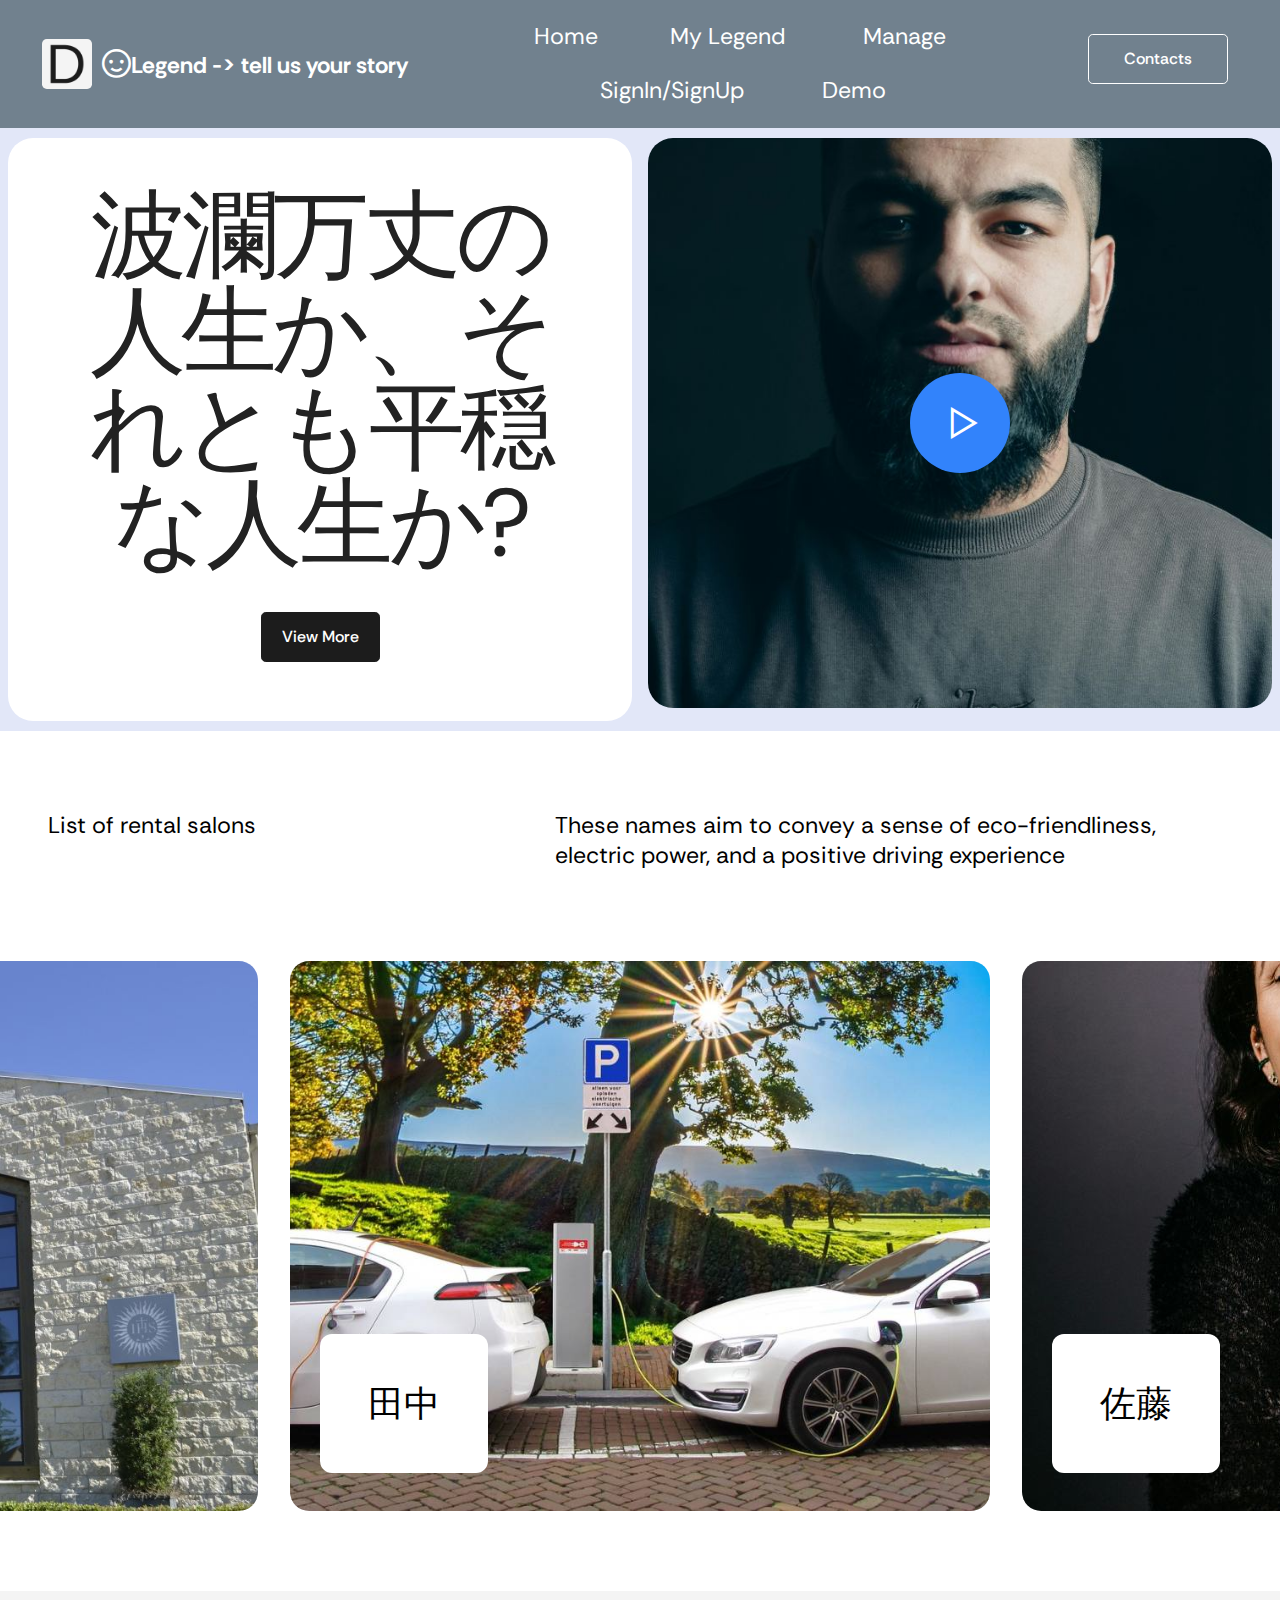
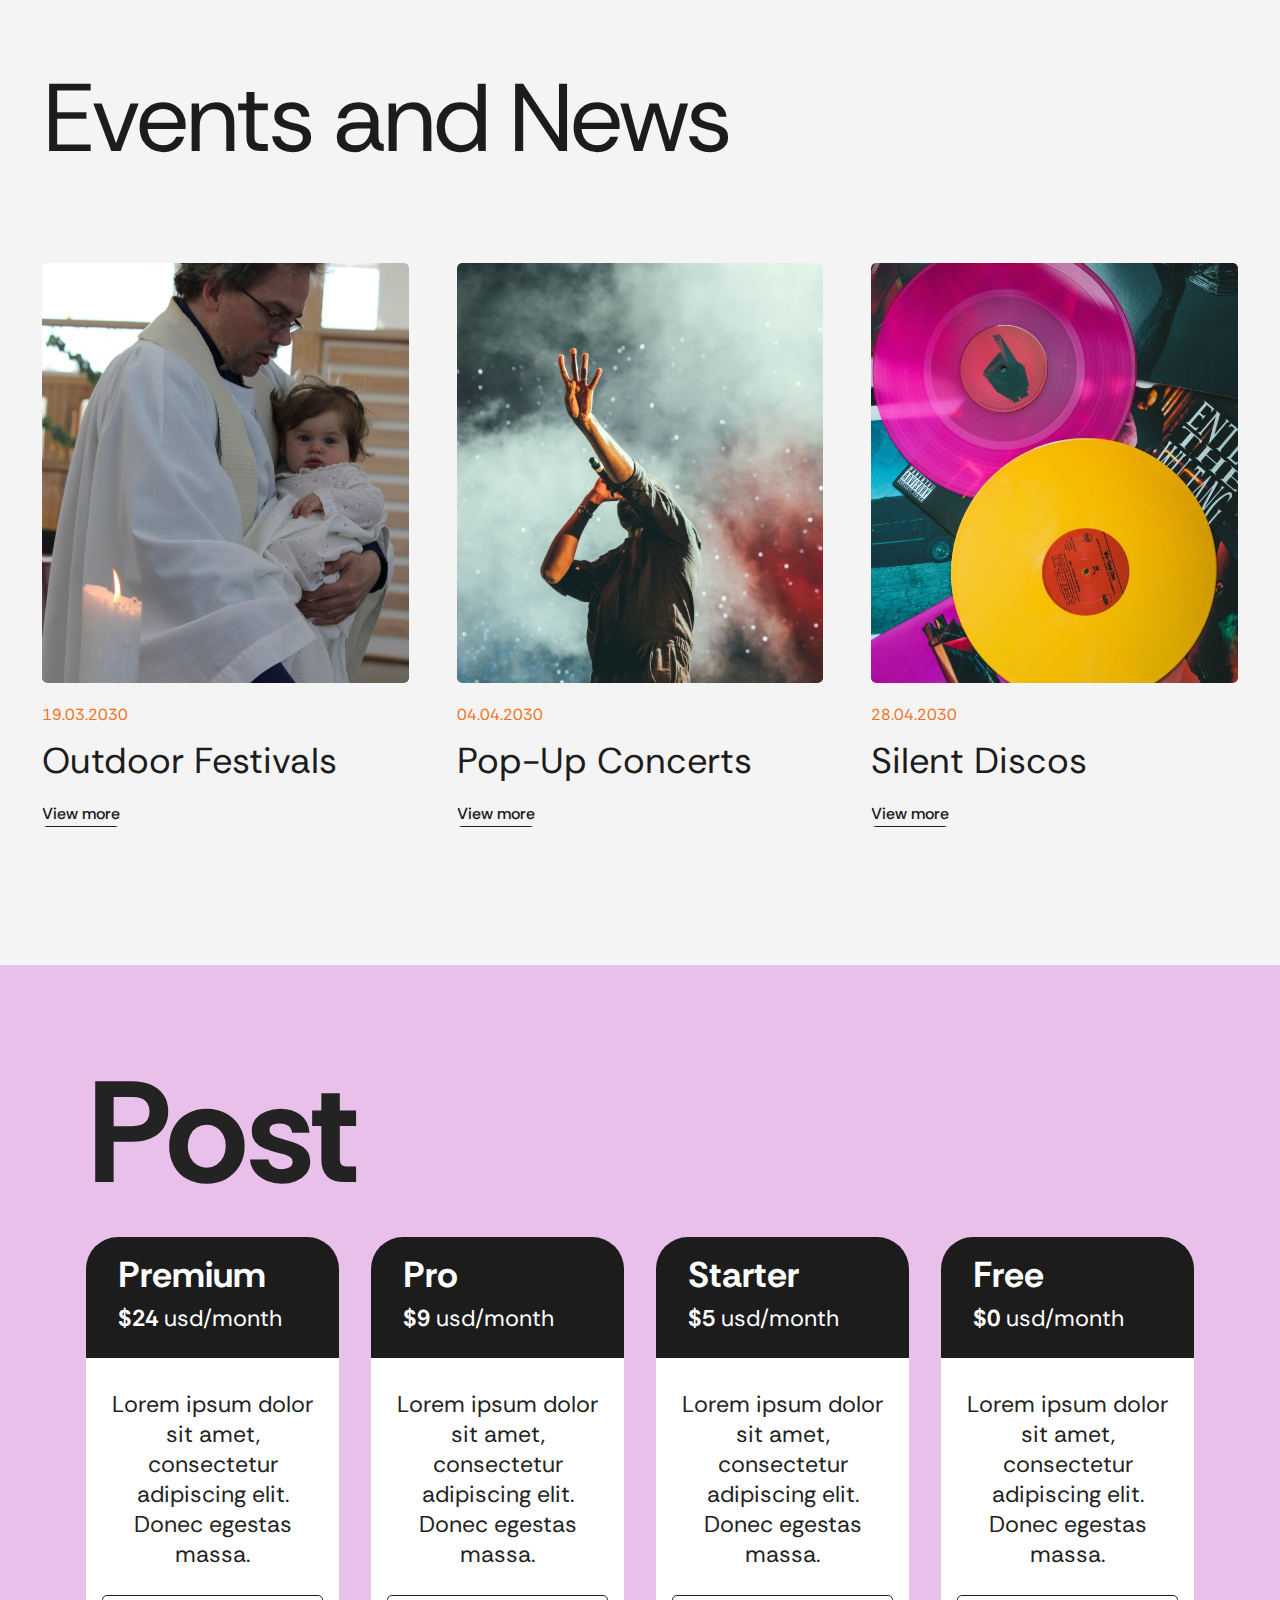
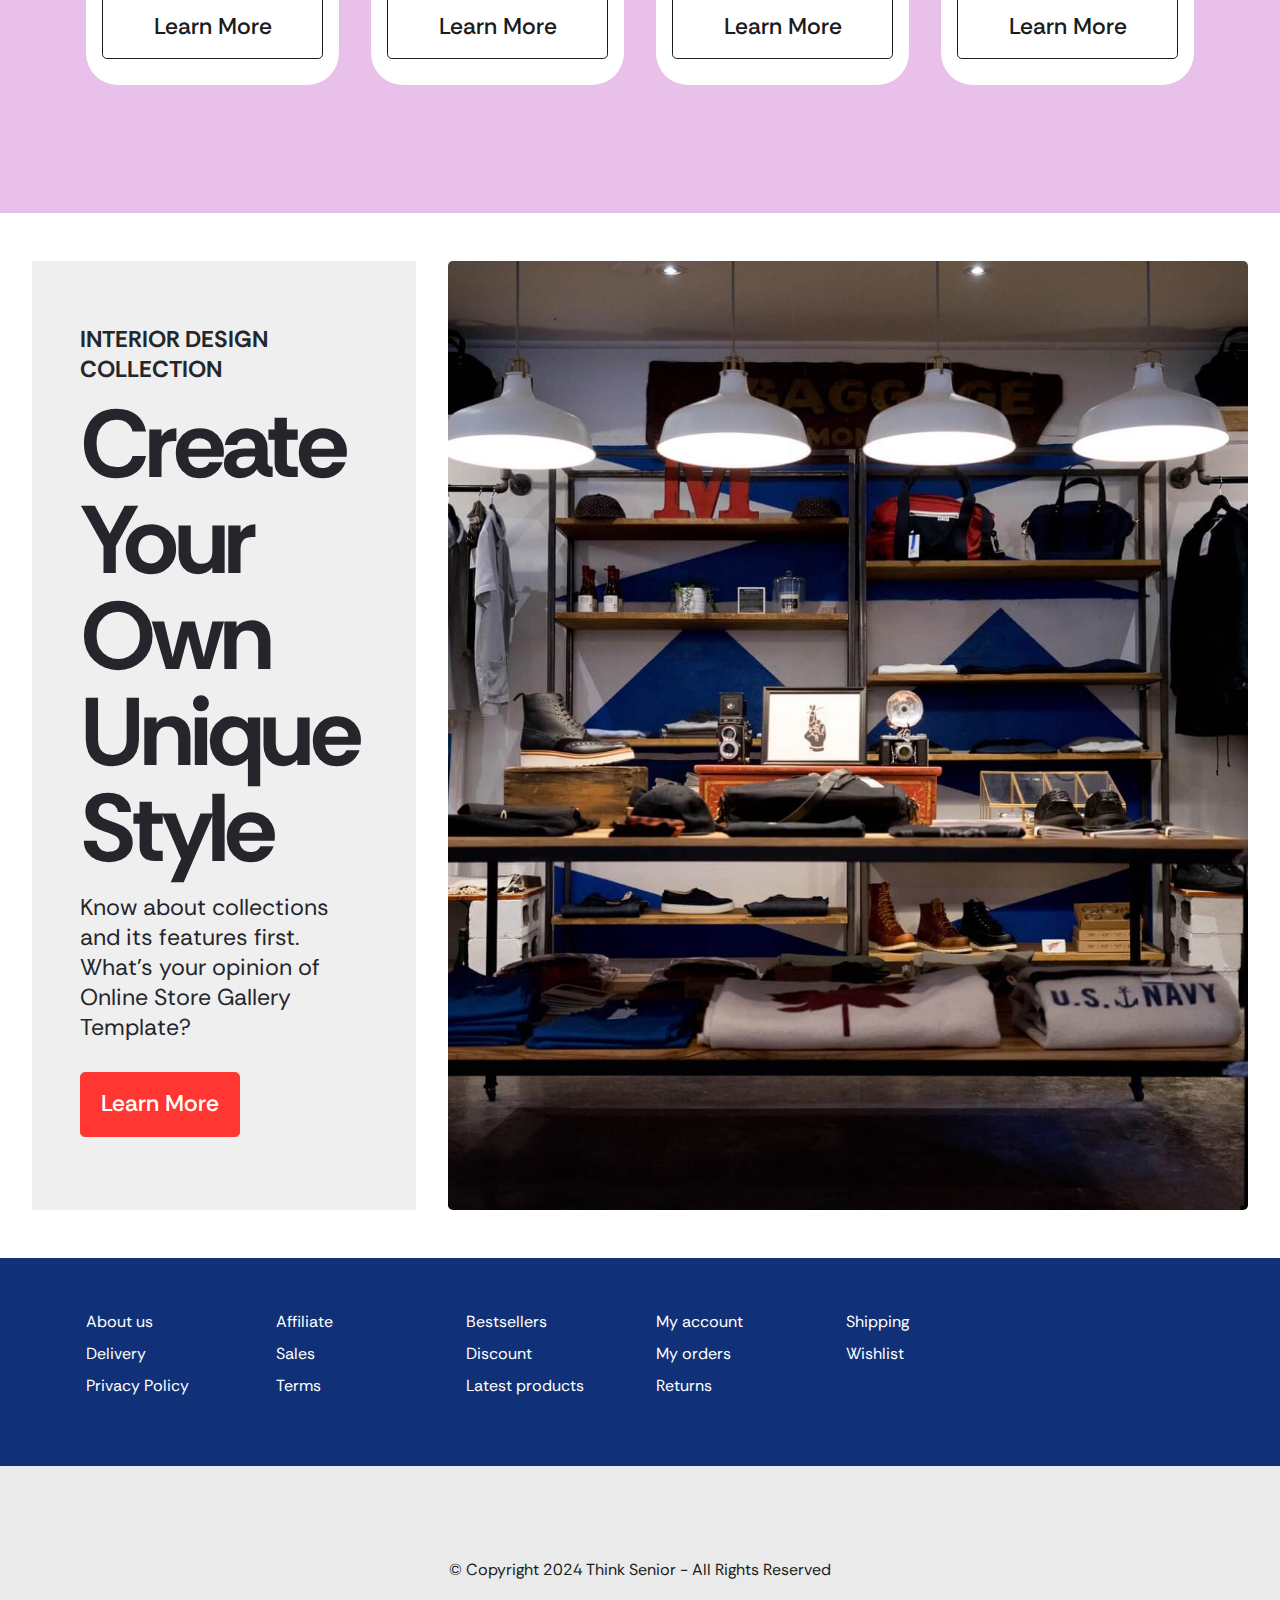
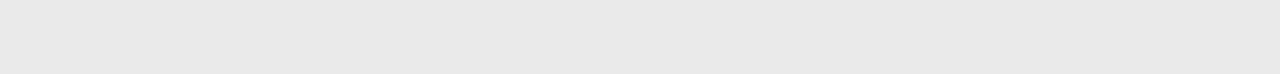
<file: html/index.html>
<!DOCTYPE html>
<html  >
<head>
  
  <meta charset="UTF-8">
  <meta http-equiv="X-UA-Compatible" content="IE=edge">
  
  <meta name="viewport" content="width=device-width, initial-scale=1, minimum-scale=1">
  <link rel="shortcut icon" href="assets/images/logo.png" type="image/x-icon">
  <meta name="description" content="">
  
  
  <title>Home</title>
  <link rel="stylesheet" href="assets/web/assets/mobirise-icons2/mobirise2.css">
  <link rel="stylesheet" href="assets/web/assets/mobirise-icons/mobirise-icons.css">
  <link rel="stylesheet" href="assets/bootstrap/css/bootstrap.min.css">
  <link rel="stylesheet" href="assets/bootstrap/css/bootstrap-grid.min.css">
  <link rel="stylesheet" href="assets/bootstrap/css/bootstrap-reboot.min.css">
  <link rel="stylesheet" href="assets/dropdown/css/style.css">
  <link rel="stylesheet" href="assets/socicon/css/styles.css">
  <link rel="stylesheet" href="assets/theme/css/style.css">
  <link rel="preload" href="https://fonts.googleapis.com/css?family=Rethink+Sans:400,500,600,700,800,400i,500i,600i,700i,800i&display=swap" as="style" onload="this.onload=null;this.rel='stylesheet'">
  <noscript><link rel="stylesheet" href="https://fonts.googleapis.com/css?family=Rethink+Sans:400,500,600,700,800,400i,500i,600i,700i,800i&display=swap"></noscript>
  <link rel="preload" as="style" href="assets/mobirise/css/mbr-additional.css?v=ZtFt4c"><link rel="stylesheet" href="assets/mobirise/css/mbr-additional.css?v=ZtFt4c" type="text/css">

  
  
  
</head>
<body>
  
    <section data-bs-version="5.1" class="menu menu01 devicem5 cid-uluulv4sM3" once="menu" id="menu01-10">

        <nav class="navbar navbar-dropdown navbar-expand-lg">
            <div class="menu_box container-fluid">
                <div class="navbar-brand d-flex">
                    <span class="navbar-logo">
                        <a href="#">
                            <img src="assets/images/logo.png" alt="">
                        </a>
                    </span>
                    <span class="navbar-caption-wrap"><a class="navbar-caption display-7"
                            href="#"><span
                                class="mobi-mbri mobi-mbri-smile-face mbr-iconfont mbr-iconfont-btn"></span></a><a
                            class="navbar-caption display-7"
                            href="#"
                            style="display: inline !important;">
                            <font face="Moririse2"><span style="font-size: 28.8px;"></span></font>
                        </a>
                        <font face="Moririse2"><a class="navbar-caption display-7"
                                href="#"
                                style="display: inline !important;">Legend -&gt; tell us your story</a></font>
                    </span>
                    <button class="navbar-toggler" type="button" data-toggle="collapse" data-bs-toggle="collapse"
                        data-target="#navbarSupportedContent" data-bs-target="#navbarSupportedContent"
                        aria-controls="navbarNavAltMarkup" aria-expanded="false" aria-label="Toggle navigation">
                        <div class="hamburger">
                            <span></span>
                            <span></span>
                            <span></span>
                            <span></span>
                        </div>
                    </button>
                </div>
                <div class="collapse navbar-collapse" id="navbarSupportedContent">
                    <ul class="navbar-nav nav-dropdown" data-app-modern-menu="true">
                        <li class="nav-item">
                            <a class="nav-link link text-info text-primary display-7" href="index.html">
                                Home
                            </a>
                        </li>
                        <li class="nav-item">
                            <a class="nav-link link text-info text-primary display-7" href="mylegend001.html">My
                                Legend&nbsp;</a>
                        </li>
                        <li class="nav-item">
                            <a class="nav-link link text-info text-primary display-7"
                                href="manage.html">Manage&nbsp;</a>
                        </li>
                        <li class="nav-item"><a class="nav-link link text-info text-primary display-7"
                                href="signin.html">SignIn/SignUp&nbsp;</a></li>
                        <li class="nav-item"><a class="nav-link link text-info text-primary display-7"
                                href="demo.html">Demo</a></li>
                    </ul>
                    <div class="mbr-section-btn-main" role="tablist"><a class="btn btn-info-outline display-4"
                            href="#form01-e">Contacts</a></div>

                </div>

            </div>
        </nav>
    </section>

<section data-bs-version="5.1" class="video01 trackm5 cid-ultZPyC47M" id="video01-0">
    

    
    

    <div class="container-fluid">
        <div class="row">
            <div class="col-12 col-lg-6 card">
                <div class="content-wrapper">
                    <div class="content-wrap">
                        <h2 class="mbr-section-title mbr-fonts-style display-2">波瀾万丈の人生か、それとも平穏な人生か?</span></h2>
                        <div class="mbr-section-btn">
                            <a class="btn btn-primary display-4" href="#">
                                View More
                            </a>
                        </div>
                    </div>
                </div>
            </div>
            <div class="col-12 col-lg-6 card">
                <div class="box">
                    <div class="mbr-media show-modal align-center" data-modal=".modalWindow">
                        <img src="assets/images/image17.jpg" alt="">
                        <div class="icon-wrap">
                            <span class="mbr-iconfont mobi-mbri-play mobi-mbri"></span>
                        </div>
                    </div>
                </div>
            </div>
        </div>
    </div>
    <div>
        <div class="modalWindow" style="display: none">
            <div class="modalWindow-container">
                <div class="modalWindow-video-container">
                    <div class="modalWindow-video">
                        <iframe width="100%" height="100%" frameborder="0" allowfullscreen="1" data-src="https://www.youtube.com/watch?v=-BSQlJxCDcI&amp;loop=1&amp;autoplay=1"></iframe>
                    </div>
                    <a class="close" role="button" data-dismiss="modal" data-bs-dismiss="modal">
                        <span aria-hidden="true" class="mbr-iconfont mobi-mbri-close mobi-mbri closeModal"></span>
                        <span class="sr-only visually-hidden visually-hidden">Close</span>
                    </a>
                </div>
            </div>
        </div>
    </div>
</section>

<section data-bs-version="5.1" class="slider02 mbr-embla energym5 cid-ulu0bgvsoB" id="slider02-3">
    
    

    <div class="container-fluid">
        <div class="row">
            <div class="col-12 col-lg-5">
                <p class="mbr-desc mbr-fonts-style display-7">
                    List of rental salons
                </p>
            </div>
            <div class="col-12 col-lg-7">
                <h2 class="mbr-section-title mbr-fonts-style display-7">
                    These names aim to convey a sense of eco-friendliness, electric power, and a positive driving
                    experience
                </h2>
            </div>
            <div class="col-12">
                <div class="embla" data-skip-snaps="true" data-align="center" data-contain-scroll="trimSnaps" data-loop="true" data-auto-play-interval="5" data-draggable="true">
                    <div class="embla__viewport">
                        <div class="embla__container">
                            <div class="embla__slide slider-image item" style="margin-left: 1rem; margin-right: 1rem;">
                                <div class="slide-content">
                                    <div class="item-wrapper">
                                        <div class="item-img">
                                            <img src="assets/images/image8.jpg" alt="">
                                            <div class="item-content">
                                                <h4 class="item-title mbr-fonts-style display-5">田中</h4>
                                            </div>
                                        </div>
                                    </div>
                                </div>
                            </div>
                            <div class="embla__slide slider-image item" style="margin-left: 1rem; margin-right: 1rem;">
                                <div class="slide-content">
                                    <div class="item-wrapper">
                                        <div class="item-img">
                                            <img src="assets/images/image7.jpg" alt="">
                                            <div class="item-content">
                                                <h4 class="item-title mbr-fonts-style display-5">佐藤</h4>
                                            </div>
                                        </div>
                                    </div>
                                </div>
                            </div>
                            <div class="embla__slide slider-image item" style="margin-left: 1rem; margin-right: 1rem;">
                                <div class="slide-content">
                                    <div class="item-wrapper">
                                        <div class="item-img">
                                            <img src="assets/images/image2.jpg" alt="">
                                            <div class="item-content">
                                                <h4 class="item-title mbr-fonts-style display-5">
                                                    GreenRide
                                                </h4>
                                            </div>
                                        </div>
                                    </div>
                                </div>
                            </div>
                            <div class="embla__slide slider-image item" style="margin-left: 1rem; margin-right: 1rem;">
                                <div class="slide-content">
                                    <div class="item-wrapper">
                                        <div class="item-img">
                                            <img src="assets/images/image1.jpg" alt="">
                                            <div class="item-content">
                                                <h4 class="item-title mbr-fonts-style display-5">
                                                    EcoMotion
                                                </h4>
                                            </div>
                                        </div>
                                    </div>
                                </div>
                            </div>
                            <div class="embla__slide slider-image item" style="margin-left: 1rem; margin-right: 1rem;">
                                <div class="slide-content">
                                    <div class="item-wrapper">
                                        <div class="item-img">
                                            <img src="assets/images/image12.jpg" alt="">
                                            <div class="item-content">
                                                <h4 class="item-title mbr-fonts-style display-5">
                                                    CurrentCar
                                                </h4>
                                            </div>
                                        </div>
                                    </div>
                                </div>
                            </div>
                            <div class="embla__slide slider-image item" style="margin-left: 1rem; margin-right: 1rem;">
                                <div class="slide-content">
                                    <div class="item-wrapper">
                                        <div class="item-img">
                                            <img src="assets/images/image13.jpg" alt="">
                                            <div class="item-content">
                                                <h4 class="item-title mbr-fonts-style display-5">&nbsp; &nbsp; &nbsp;David</h4>
                                            </div>
                                        </div>
                                    </div>
                                </div>
                            </div>
                        </div>
                    </div>
                    <button class="embla__button embla__button--prev">
                        <span class="mobi-mbri mobi-mbri-left mbr-iconfont" aria-hidden="true"></span>
                        <span class="sr-only visually-hidden visually-hidden visually-hidden">Previous</span>
                    </button>
                    <button class="embla__button embla__button--next">
                        <span class="mobi-mbri mobi-mbri-right mbr-iconfont" aria-hidden="true"></span>
                        <span class="sr-only visually-hidden visually-hidden visually-hidden">Next</span>
                    </button>
                </div>
            </div>
        </div>
    </div>
</section>

<section data-bs-version="5.1" class="features03 devicem5 cid-u14FBq9Gjs" id="features03-3">
    

    
    

    <div class="container-fluid">
        <div class="row">
            <div class="col-12 item">
                <div class="title-wrapper">
                    <h2 class="mbr-section-title mbr-fonts-style display-2">
                        Events and News
                    </h2>
                </div>
            </div>
            <div class="item features-image col-12 col-lg-4">
                <div class="item-wrapper">
                    <div class="item-img">
                        <img src="assets/images/image15.jpg" alt="">
                    </div>
                    <div class="item-content">
                        <p class="card-date mbr-fonts-style display-4">
                            19.03.2030
                        </p>
                        <h4 class="card-title mbr-fonts-style display-5">
                            Outdoor Festivals
                        </h4>
                        <div class="mbr-section-btn">
                            <a class="btn btn-primary-outline display-4" href="#">
                                View more
                            </a>
                        </div>
                    </div>
                </div>
            </div>
            <div class="item features-image col-12 col-lg-4">
                <div class="item-wrapper">
                    <div class="item-img">
                        <img src="assets/images/image9.jpg" alt="">
                    </div>
                    <div class="item-content">
                        <p class="card-date mbr-fonts-style display-4">
                            04.04.2030
                        </p>
                        <h4 class="card-title mbr-fonts-style display-5">
                            Pop-Up Concerts
                        </h4>
                        <div class="mbr-section-btn">
                            <a class="btn btn-primary-outline display-4" href="#">
                                View more
                            </a>
                        </div>
                    </div>
                </div>
            </div>
            <div class="item features-image col-12 col-lg-4">
                <div class="item-wrapper">
                    <div class="item-img">
                        <img src="assets/images/image3.jpg" alt="">
                    </div>
                    <div class="item-content">
                        <p class="card-date mbr-fonts-style display-4">
                            28.04.2030
                        </p>
                        <h4 class="card-title mbr-fonts-style display-5">
                            Silent Discos
                        </h4>
                        <div class="mbr-section-btn">
                            <a class="btn btn-primary-outline display-4" href="#">
                                View more
                            </a>
                        </div>
                    </div>
                </div>
            </div>
        </div>
    </div>
</section>

<section data-bs-version="5.1" class="pricing1 cid-ulu2SC5xtx" id="pricing01-4">
    
    
    <div class="container">
        <div class="mbr-section-head">
            <h4 class="mbr-section-title mbr-fonts-style align-left mb-0 display-1"><strong>Post</strong></h4>
            
        </div>
        <div class="row mt-4">
            <div class="col-12 col-md-6 col-lg-3">
                <div class="item">
                    <div class="item-head">
                   <h5 class="item-title mbr-fonts-style display-5"><strong>Premium</strong></h5>
                        <h6 class="item-subtitle mbr-fonts-style mt-1 display-7"><strong>$24</strong> usd/month</h6>
                    </div>
                    <div class="item-content">
                       
                        <p class="mbr-text mbr-fonts-style mt-3 display-7">Lorem ipsum dolor sit amet, consectetur adipiscing elit. Donec egestas massa.</p>
                        <div class="mbr-section-btn item-footer mt-2"><a href="" class="btn item-btn btn-lg btn-primary-outline display-7" target="_blank">Learn More</a></div>
                    </div>
                    
                </div>
            </div>
            
            <div class="col-12 col-md-6 col-lg-3">
                <div class="item">
                    <div class="item-head">
                   <h5 class="item-title mbr-fonts-style display-5"><strong>Pro</strong></h5>
                        <h6 class="item-subtitle mbr-fonts-style mt-1 display-7"><strong>$9</strong>&nbsp;usd/month</h6>
                    </div>
                    <div class="item-content">
                       
                        <p class="mbr-text mbr-fonts-style mt-3 display-7">Lorem ipsum dolor sit amet, consectetur adipiscing elit. Donec egestas massa.</p>
                        <div class="mbr-section-btn item-footer mt-2"><a href="" class="btn item-btn btn-lg btn-primary-outline display-7" target="_blank">Learn More</a></div>
                    </div>
                    
                </div>
            </div>
            
            <div class="col-12 col-md-6 col-lg-3">
                <div class="item">
                    <div class="item-head">
                   <h5 class="item-title mbr-fonts-style display-5"><strong>Starter</strong></h5>
                        <h6 class="item-subtitle mbr-fonts-style mt-1 display-7"><strong>$5</strong>&nbsp;usd/month</h6>
                    </div>
                    <div class="item-content">
                       
                        <p class="mbr-text mbr-fonts-style mt-3 display-7">Lorem ipsum dolor sit amet, consectetur adipiscing elit. Donec egestas massa.</p>
                        <div class="mbr-section-btn item-footer mt-2"><a href="" class="btn item-btn btn-lg btn-primary-outline display-7" target="_blank">Learn More</a></div>
                    </div>
                    
                </div>
            </div>
              <div class="col-12 col-md-6 col-lg-3">
                <div class="item">
                    <div class="item-head">
                   <h5 class="item-title mbr-fonts-style display-5"><strong>Free</strong></h5>
                        <h6 class="item-subtitle mbr-fonts-style mt-1 display-7"><strong>$0</strong>&nbsp;usd/month</h6>
                    </div>
                    <div class="item-content">
                        <p class="mbr-text mbr-fonts-style mt-3 display-7">Lorem ipsum dolor sit amet, consectetur adipiscing elit. Donec egestas massa.</p>
                        <div class="mbr-section-btn item-footer mt-2"><a href="" class="btn item-btn btn-lg btn-primary-outline display-7" target="_blank">Learn More</a></div>
                    </div>
                </div>
            </div>
        </div>
    </div>
</section>

<section data-bs-version="5.1" class="image1 shopm5 cid-ulu32yV539" id="aimage1-5">
    

    
    
    <div class="container-fluid">
        
        <div class="row cards-row align-items-stretch justify-content-center">
            <div class="col-text col-12 col-lg">
                <div class="item-content">
                    <h5 class="card-title mbr-fonts-style display-7">
                        <strong>INTERIOR DESIGN COLLECTION</strong>
                    </h5>
                    <h5 class="card-subtitle mbr-fonts-style mb-0 display-2">
                        <strong>Create Your Own Unique Style</strong>
                    </h5>
                    <p class="card-text mbr-fonts-style mb-0 display-7">
                        Know about collections and its features first. What's your opinion of Online Store Gallery Template?
                    </p>
                    <div class="mbr-section-btn">
                        <a href="" class="btn btn-danger display-7" target="_blank">
                            <span class="mobi-mbri mobi-mbri-arrow-next mbr-iconfont mbr-iconfont-btn"></span>
                            Learn More
                        </a>
                    </div>
                </div>
            </div>
            <div class="col-img col-12 col-lg-8">
                <div class="item-img">
                    <img src="assets/images/background5.jpg" alt="">
                </div>
            </div>
        </div>
    </div>
</section>

<section data-bs-version="5.1" class="footer2 cid-uluvVG8cAq" id="footer02-11">
    
    <div class="container">
        <div class="row align-left">
            <div class="col-md-6 col-lg-2">
                
                
                <p class="mbr-text mbr-fonts-style display-4">About us
<br>Delivery&nbsp;&nbsp;<br>Privacy Policy<br></p>
            </div>
             <div class="col-md-6 col-lg-2">
                
                
                <p class="mbr-text mbr-fonts-style display-4">Affiliate
<br>Sales
<br>Terms<br></p>
            </div>
             <div class="col-md-6 col-lg-2">
                
                
                <p class="mbr-text mbr-fonts-style display-4">Bestsellers
<br>Discount
<br>Latest products<br></p>
            </div>
             <div class="col-md-6 col-lg-2">
                
                
                <p class="mbr-text mbr-fonts-style display-4">My account
<br>My orders
<br>Returns<br></p>
            </div>
             <div class="col-md-6 col-lg-2">
                
                
                <p class="mbr-text mbr-fonts-style display-4">Shipping
<br>Wishlist<br></p>
            </div>
             
        </div>
    </div>
</section>

<section data-bs-version="5.1" class="footer01 devicem5 cid-u14FFtLTcP" once="footers" id="footer01-9">
    

    
    

    <div class="container-fluid">
        <div class="row">
            
			
            <div class="col-12">
                
                <p class="mbr-copy mbr-fonts-style display-4">
                    © Copyright 2024 Think Senior - All Rights Reserved
                </p>
            </div>
        </div>
    </div>
</section>


<script src="assets/bootstrap/js/bootstrap.bundle.min.js"></script>
  <script src="assets/smoothscroll/smooth-scroll.js"></script>
  <script src="assets/ytplayer/index.js"></script>
  <script src="assets/dropdown/js/navbar-dropdown.js"></script>
  <script src="assets/playervimeo/vimeo_player.js"></script>
  <script src="assets/embla/embla.min.js"></script>
  <script src="assets/embla/script.js"></script>
  <script src="assets/theme/js/script.js"></script>
  
  
  
</body>
</html>
</file>
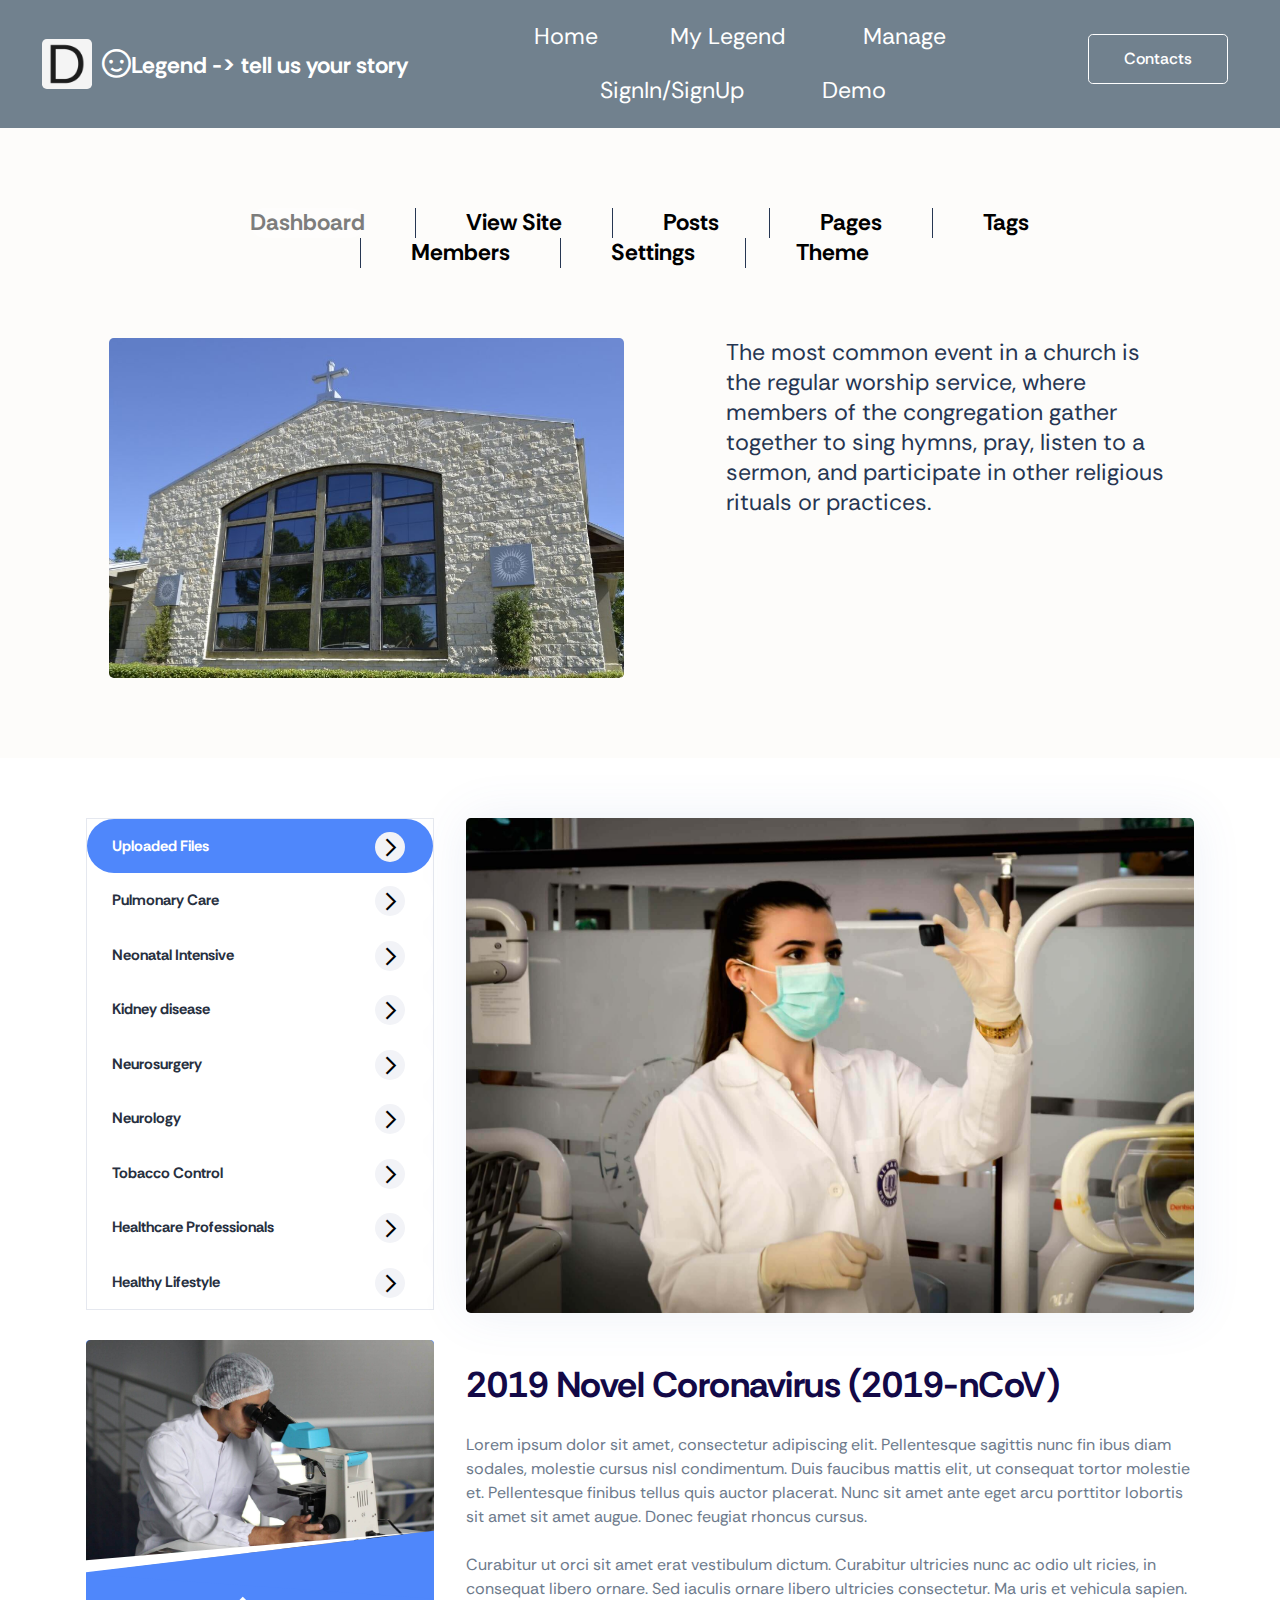
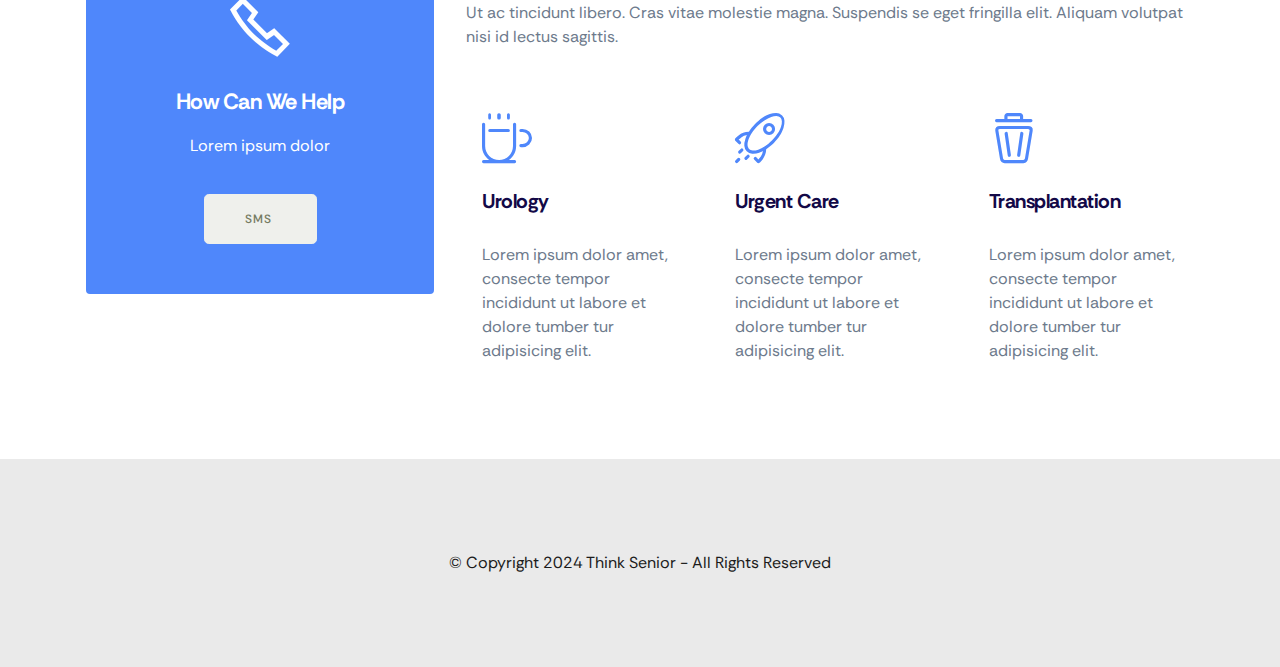
<file: html/manage.html>
<!DOCTYPE html>
<html  >
<head>
  
  <meta charset="UTF-8">
  <meta http-equiv="X-UA-Compatible" content="IE=edge">
  
  <meta name="viewport" content="width=device-width, initial-scale=1, minimum-scale=1">
  <link rel="shortcut icon" href="assets/images/logo.png" type="image/x-icon">
  <meta name="description" content="manage for login user to write">
  
  
  <title>Management</title>
  <link rel="stylesheet" href="assets/web/assets/mobirise-icons2/mobirise2.css">
  <link rel="stylesheet" href="assets/web/assets/mobirise-icons/mobirise-icons.css">
  <link rel="stylesheet" href="assets/web/assets/mobirise-icons-bold/mobirise-icons-bold.css">
  <link rel="stylesheet" href="assets/bootstrap/css/bootstrap.min.css">
  <link rel="stylesheet" href="assets/bootstrap/css/bootstrap-grid.min.css">
  <link rel="stylesheet" href="assets/bootstrap/css/bootstrap-reboot.min.css">
  <link rel="stylesheet" href="assets/dropdown/css/style.css">
  <link rel="stylesheet" href="assets/socicon/css/styles.css">
  <link rel="stylesheet" href="assets/theme/css/style.css">
  <link rel="preload" href="https://fonts.googleapis.com/css?family=Rethink+Sans:400,500,600,700,800,400i,500i,600i,700i,800i&display=swap" as="style" onload="this.onload=null;this.rel='stylesheet'">
  <noscript><link rel="stylesheet" href="https://fonts.googleapis.com/css?family=Rethink+Sans:400,500,600,700,800,400i,500i,600i,700i,800i&display=swap"></noscript>
  <link rel="preload" as="style" href="assets/mobirise/css/mbr-additional.css?v=QlLBAF"><link rel="stylesheet" href="assets/mobirise/css/mbr-additional.css?v=QlLBAF" type="text/css">

  
  
  
</head>
<body>
  
    <section data-bs-version="5.1" class="menu menu01 devicem5 cid-uluulv4sM3" once="menu" id="menu01-10">

        <nav class="navbar navbar-dropdown navbar-expand-lg">
            <div class="menu_box container-fluid">
                <div class="navbar-brand d-flex">
                    <span class="navbar-logo">
                        <a href="#">
                            <img src="assets/images/logo.png" alt="">
                        </a>
                    </span>
                    <span class="navbar-caption-wrap"><a class="navbar-caption display-7"
                            href="#"><span
                                class="mobi-mbri mobi-mbri-smile-face mbr-iconfont mbr-iconfont-btn"></span></a><a
                            class="navbar-caption display-7"
                            href="#"
                            style="display: inline !important;">
                            <font face="Moririse2"><span style="font-size: 28.8px;"></span></font>
                        </a>
                        <font face="Moririse2"><a class="navbar-caption display-7"
                                href="#"
                                style="display: inline !important;">Legend -&gt; tell us your story</a></font>
                    </span>
                    <button class="navbar-toggler" type="button" data-toggle="collapse" data-bs-toggle="collapse"
                        data-target="#navbarSupportedContent" data-bs-target="#navbarSupportedContent"
                        aria-controls="navbarNavAltMarkup" aria-expanded="false" aria-label="Toggle navigation">
                        <div class="hamburger">
                            <span></span>
                            <span></span>
                            <span></span>
                            <span></span>
                        </div>
                    </button>
                </div>
                <div class="collapse navbar-collapse" id="navbarSupportedContent">
                    <ul class="navbar-nav nav-dropdown" data-app-modern-menu="true">
                        <li class="nav-item">
                            <a class="nav-link link text-info text-primary display-7" href="index.html">
                                Home
                            </a>
                        </li>
                        <li class="nav-item">
                            <a class="nav-link link text-info text-primary display-7" href="mylegend001.html">My
                                Legend&nbsp;</a>
                        </li>
                        <li class="nav-item">
                            <a class="nav-link link text-info text-primary display-7"
                                href="manage.html">Manage&nbsp;</a>
                        </li>
                        <li class="nav-item"><a class="nav-link link text-info text-primary display-7"
                                href="signin.html">SignIn/SignUp&nbsp;</a></li>
                        <li class="nav-item"><a class="nav-link link text-info text-primary display-7"
                                href="demo.html">Demo</a></li>
                    </ul>
                    <div class="mbr-section-btn-main" role="tablist"><a class="btn btn-info-outline display-4"
                            href="#form01-e">Contacts</a></div>

                </div>

            </div>
        </nav>
    </section>

<section data-bs-version="5.1" class="tabs1 churchm5 cid-ulufKdKmHR" id="tabs1-k">

    

    
    

    <div class="container-fluid">
        <div class="row">
            <div class="col-12 col-lg-10">
                <ul class="nav nav-tabs" role="tablist">
                    <li class="nav-item first mbr-fonts-style"><a class="nav-link mbr-fonts-style show active display-7" role="tab" data-toggle="tab" data-bs-toggle="tab" href="#tabs1-k_tab0" aria-selected="true">
                            <strong>Dashboard</strong></a></li>
                    <li class="nav-item"><a class="nav-link mbr-fonts-style active display-7" role="tab" data-toggle="tab" data-bs-toggle="tab" href="#tabs1-k_tab1" aria-selected="true">
                            <strong>View Site</strong></a></li>
                    <li class="nav-item"><a class="nav-link mbr-fonts-style active display-7" role="tab" data-toggle="tab" data-bs-toggle="tab" href="#tabs1-k_tab2" aria-selected="true">
                            <strong>Posts</strong></a></li>
                    <li class="nav-item"><a class="nav-link mbr-fonts-style active display-7" role="tab" data-toggle="tab" data-bs-toggle="tab" href="#tabs1-k_tab3" aria-selected="true"><strong>Pages</strong></a></li>
                    <li class="nav-item"><a class="nav-link mbr-fonts-style active display-7" role="tab" data-toggle="tab" data-bs-toggle="tab" href="#tabs1-k_tab4" aria-selected="true"><strong>Tags</strong></a></li>
                    <li class="nav-item"><a class="nav-link mbr-fonts-style active display-7" role="tab" data-toggle="tab" data-bs-toggle="tab" href="#tabs1-k_tab5" aria-selected="true"><strong>Members</strong></a></li>
                    <li class="nav-item"><a class="nav-link mbr-fonts-style active display-7" role="tab" data-toggle="tab" data-bs-toggle="tab" href="#tabs1-k_tab6" aria-selected="true"><strong>Settings</strong></a></li>
                    <li class="nav-item"><a class="nav-link mbr-fonts-style active display-7" role="tab" data-toggle="tab" data-bs-toggle="tab" href="#tabs1-k_tab7" aria-selected="true"><strong>Theme</strong></a></li>
                </ul>
                <div class="tab-content">
                    <div id="tab1" class="tab-pane in active" role="tabpanel">
                        <div class="row">
                            <div class="col-12 col-md-6">
                                <div class="image-wrap">
                                    <img src="assets/images/image13.jpg" alt="">
                                </div>
                            </div>
                            <div class="col-12 col-md-6">
                                <div class="text-wrap">
                                    <p class="mbr-text mbr-fonts-style display-7">
                                        The most common event in a church is the regular worship service, where members
                                        of the congregation gather together to sing hymns, pray, listen to a sermon, and
                                        participate in other religious rituals or practices.
                                    </p>
                                </div>
                            </div>
                        </div>
                    </div>
                    <div id="tab2" class="tab-pane" role="tabpanel">
                        <div class="row">
                            <div class="col-12 col-md-6">
                                <div class="image-wrap">
                                    <img src="assets/images/image18.jpg" alt="">
                                </div>
                            </div>
                            <div class="col-12 col-md-6">
                                <div class="text-wrap">
                                    <p class="mbr-text mbr-fonts-style display-7">
                                        Baptisms are often held in churches as a way to welcome new members into the
                                        faith community. They involve a ceremonial washing with water that symbolizes
                                        spiritual purification and rebirth.
                                    </p>
                                </div>
                            </div>
                        </div>
                    </div>
                    <div id="tab3" class="tab-pane" role="tabpanel">
                        <div class="row">
                            <div class="col-12 col-md-6">
                                <div class="image-wrap">
                                    <img src="assets/images/image15.jpg" alt="">
                                </div>
                            </div>
                            <div class="col-12 col-md-6">
                                <div class="text-wrap">
                                    <p class="mbr-text mbr-fonts-style display-7">
                                        Many couples choose to have their wedding ceremony in a church, which can
                                        provide a beautiful and meaningful setting for the exchange of vows.
                                    </p>
                                </div>
                            </div>
                        </div>
                    </div>
                    <div id="tab4" class="tab-pane" role="tabpanel">
                        <div class="row">
                            <div class="col-12 col-md-6">
                                <div class="image-wrap">
                                    <img src="assets/images/image4.jpg" alt="">
                                </div>
                            </div>
                            <div class="col-12 col-md-6">
                                <div class="text-wrap">
                                    <p class="mbr-text mbr-fonts-style display-7">
                                        When a member of the church community passes away, their family and friends may
                                        hold a funeral or memorial service in the church to honor their life and mourn
                                        their loss.
                                    </p>
                                </div>
                            </div>
                        </div>
                    </div>
                    <div id="tab5" class="tab-pane" role="tabpanel">
                        <div class="row">
                            <div class="col-12 col-md-6">
                                <div class="image-wrap">
                                    <img src="assets/images/image10.jpg" alt="">
                                </div>
                            </div>
                            <div class="col-12 col-md-6">
                                <div class="text-wrap">
                                    <p class="mbr-text mbr-fonts-style display-7">
                                        Many churches offer Bible study groups, where members can gather to read and
                                        discuss scripture, and deepen their understanding of their faith.
                                    </p>
                                </div>
                            </div>
                        </div>
                    </div>
                    <div id="tab6" class="tab-pane" role="tabpanel">
                        <div class="row">
                            <div class="col-12 col-md-6">
                                <div class="image-wrap">
                                    <img src="assets/images/image10.jpg" alt="">
                                </div>
                            </div>
                            <div class="col-12 col-md-6">
                                <div class="text-wrap">
                                    <p class="mbr-text mbr-fonts-style display-7">
                                        Many churches offer Bible study groups, where members can gather to read and
                                        discuss scripture, and deepen their understanding of their faith.
                                    </p>
                                </div>
                            </div>
                        </div>
                    </div>
                    <div id="tab7" class="tab-pane" role="tabpanel">
                        <div class="row">
                            <div class="col-12 col-md-6">
                                <div class="image-wrap">
                                    <img src="assets/images/image10.jpg" alt="">
                                </div>
                            </div>
                            <div class="col-12 col-md-6">
                                <div class="text-wrap">
                                    <p class="mbr-text mbr-fonts-style display-7">
                                        Many churches offer Bible study groups, where members can gather to read and
                                        discuss scripture, and deepen their understanding of their faith.
                                    </p>
                                </div>
                            </div>
                        </div>
                    </div>
                    <div id="tab8" class="tab-pane" role="tabpanel">
                        <div class="row">
                            <div class="col-12 col-md-6">
                                <div class="image-wrap">
                                    <img src="assets/images/image10.jpg" alt="">
                                </div>
                            </div>
                            <div class="col-12 col-md-6">
                                <div class="text-wrap">
                                    <p class="mbr-text mbr-fonts-style display-7">
                                        Many churches offer Bible study groups, where members can gather to read and
                                        discuss scripture, and deepen their understanding of their faith.
                                    </p>
                                </div>
                            </div>
                        </div>
                    </div>                    
                </div>
            </div>
        </div>
    </div>
</section>

<section data-bs-version="5.1" class="tabs2 tabs medicalm4_tabs2 cid-ulukD6TQNp" id="tabs2-l">

    
    


    
    <div class="container">
        
        <div class="row">
            <div class="col-md-4">
                <ul class="nav nav-tabs" role="tablist">
                    <li class="nav-item first"><a aria-controls="tech-tab1-content" aria-selected="true" class="nav-link mbr-fonts-style show active display-4" data-toggle="tab" href="#tabs2-l_tab0" role="tab" data-bs-toggle="tab">Uploaded Files<span class="mobi-mbri mobi-mbri-arrow-next mbr-iconfont mbr-iconfont-btn"></span></a></li>
                    <li class="nav-item">
                        <a aria-controls="tech-tab2-content" aria-selected="true" class="nav-link mbr-fonts-style display-4" data-toggle="tab" href="#tech-tab2-content" role="tab"> Pulmonary Care<span class="mobi-mbri mobi-mbri-arrow-next mbr-iconfont mbr-iconfont-btn"></span></a>
                    </li>
                    <li class="nav-item">
                        <a aria-controls="tech-tab3-content" aria-selected="true" class="nav-link mbr-fonts-style display-4" data-toggle="tab" href="#tech-tab3-content" role="tab"> Neonatal Intensive<span class="mobi-mbri mobi-mbri-arrow-next mbr-iconfont mbr-iconfont-btn"></span></a>
                    </li>
                    <li class="nav-item">
                        <a aria-controls="tech-tab4-content" aria-selected="true" class="nav-link mbr-fonts-style display-4" data-toggle="tab" href="#tech-tab4-content" role="tab"> Kidney disease<span class="mobi-mbri mobi-mbri-arrow-next mbr-iconfont mbr-iconfont-btn"></span></a>
                    </li>
                    <li class="nav-item">
                        <a aria-controls="tech-tab5-content" aria-selected="true" class="nav-link mbr-fonts-style display-4" data-toggle="tab" href="#tech-tab5-content" role="tab"> Neurosurgery<span class="mobi-mbri mobi-mbri-arrow-next mbr-iconfont mbr-iconfont-btn"></span></a>
                    </li>
                    <li class="nav-item">
                        <a aria-controls="tech-tab6-content" aria-selected="true" class="nav-link mbr-fonts-style display-4" data-toggle="tab" href="#tech-tab6-content" role="tab"> Neurology<span class="mobi-mbri mobi-mbri-arrow-next mbr-iconfont mbr-iconfont-btn"></span></a>
                    </li>
                    <li class="nav-item">
                        <a aria-controls="tech-tab7-content" aria-selected="true" class="nav-link mbr-fonts-style display-4" data-toggle="tab" href="#tech-tab7-content" role="tab"> Tobacco Control<span class="mobi-mbri mobi-mbri-arrow-next mbr-iconfont mbr-iconfont-btn"></span></a>
                    </li>
                    <li class="nav-item">
                        <a aria-controls="tech-tab8-content" aria-selected="true" class="nav-link mbr-fonts-style display-4" data-toggle="tab" href="#tech-tab8-content" role="tab"> Healthcare Professionals<span class="mobi-mbri mobi-mbri-arrow-next mbr-iconfont mbr-iconfont-btn"></span></a>
                    </li>
                    <li class="nav-item">
                        <a aria-controls="tech-tab9-content" aria-selected="true" class="nav-link mbr-fonts-style display-4" data-toggle="tab" href="#tech-tab9-content" role="tab"> Healthy Lifestyle<span class="mobi-mbri mobi-mbri-arrow-next mbr-iconfont mbr-iconfont-btn"></span></a>
                    </li>
                </ul>
                <div class="widget">
                    <div class="textwidget">
                        <div class="single-service-contact">
                            <div class="img-wrap">
                                <img src="assets/images/06.jpg">
                            </div>
                            <div class="single-service-contact-inner">
                                <div class="iconbox">
                                    <span class="mbr-iconfont mbr-iconfont-btn mobi-mbri-phone mobi-mbri"></span>
                                </div>
                                <h2 class="align-center mbr-bold mbr-fonts-style display-2">
                                    How Can We Help</h2>
                                <p class="mbr-text mbr-fonts-style align-center display-7">
                                    Lorem ipsum dolor </p>
                                <div class="mbr-section-btn align-center"><a class="btn btn-lg btn-white display-4" href="#">SMS&nbsp;</a></div>
                            </div>
                        </div>
                    </div>
                </div>
            </div>
            <div class="col-md-8">
                <div class="tab-content">
                    <div aria-labelledby="tech-tab1" class="tab-pane active" id="tech-tab1-content" role="tabpanel">
                        <div class="row">
                            <div class="col-md-12">
                                <img src="assets/images/01.jpg">
                                <h2 class="mbr-fonts-style mbr-section-title align-left mbr-bold display-5">
                                    2019 Novel Coronavirus (2019-nCoV) </h2>
                                <p class="mbr-text pt-3 mbr-fonts-style display-7">Lorem ipsum dolor sit amet, consectetur adipiscing elit. Pellentesque sagittis nunc fin ibus diam sodales, molestie cursus nisl condimentum. Duis faucibus mattis elit, ut consequat tortor molestie et. Pellentesque finibus tellus quis auctor placerat. Nunc sit amet ante eget arcu porttitor lobortis sit amet sit amet augue. Donec feugiat rhoncus cursus.<br>
                                    <br>Curabitur ut orci sit amet erat vestibulum dictum. Curabitur ultricies nunc ac odio ult ricies, in consequat libero ornare. Sed iaculis ornare libero ultricies consectetur. Ma uris et vehicula sapien. Ut ac tincidunt libero. Cras vitae molestie magna. Suspendis se eget fringilla elit. Aliquam volutpat nisi id lectus sagittis.
                                </p>
                                <div class="cards-wrap row mt-5">
                                    <div class="col-md-6 row-item col-lg-4">
                                        <div class="wrapper">
                                            <div class="img align-left">
                                                <span class="mbr-iconfont mbrib-hot-cup"></span>
                                            </div>
                                            <h4 class="mbr-fonts-style mbr-card-title align-left pb-2 display-7">Urology </h4>

                                            <p class="mbr-text mbr-fonts-style align-left display-4">
                                                Lorem ipsum dolor amet, consecte tempor incididunt ut labore et dolore tumber tur adipisicing elit.</p>
                                        </div>
                                    </div>

                                    <div class="col-md-6 row-item col-lg-4">
                                        <div class="wrapper">
                                            <div class="img align-left">
                                                <span class="mbr-iconfont mbrib-rocket"></span>
                                            </div>
                                            <h4 class="mbr-fonts-style mbr-card-title align-left pb-2 display-7">Urgent Care </h4>

                                            <p class="mbr-text mbr-fonts-style align-left display-4">
                                                Lorem ipsum dolor amet, consecte tempor incididunt ut labore et dolore tumber tur adipisicing elit.</p>
                                        </div>
                                    </div>

                                    <div class="col-md-6 row-item col-lg-4">
                                        <div class="wrapper">
                                            <div class="img align-left">
                                                <span class="mbr-iconfont mbrib-trash"></span>
                                            </div>
                                            <h4 class="mbr-fonts-style mbr-card-title align-left pb-2 display-7">
                                                Transplantation </h4>
                                            <p class="mbr-text mbr-fonts-style align-left display-4">
                                                Lorem ipsum dolor amet, consecte tempor incididunt ut labore et dolore tumber tur adipisicing elit.</p>
                                        </div>
                                    </div>

                                    
                                </div>
                            </div>
                        </div>
                    </div>
                    <div aria-labelledby="tech-tab2" class="tab-pane" id="tech-tab2-content" role="tabpanel">
                        <div class="row">
                            <div class="col-md-12">
                                <img src="assets/images/02.jpg">
                                <h2 class="mbr-fonts-style mbr-section-title align-left mbr-bold display-5">
                                    International Patient Care </h2>
                                <p class="mbr-text pt-3 mbr-fonts-style display-7">
                                    Suspendisse potenti. Vestibulum vitae metus sit amet nulla dignissim viverra. Aenean sed bibendum felis. Sed commodo felis sit amet augue euismod, eget mollis felis pharetra. Praesent dignissim diam at neque placerat, quis condimentum dolor convallis. Vivamus vel venenatis nunc, ac mattis neque. Maecenas eu molestie est, ut suscipit ligula. Donec tempor, ex vel aliquet ultrices, tellus quam volutpat ante, non tincidunt nisi magna eget felis.<br><br>Nunc sit amet ante eget arcu porttitor lobortis sit amet sit amet augue. Donec feugiat rhoncus cursus. Etiam vel eleifend ex. Pellente sque id neque sed est dignissim fermentum et ac enim. Nulla cursus eros id neque porta, eu mattis dolor euismod.<br>
                                </p>
                                <div class="cards-wrap row mt-5">
                                    <div class="col-md-6 row-item col-lg-4">
                                        <div class="wrapper">
                                            <div class="img align-left">
                                                <span class="mbr-iconfont mbrib-hot-cup"></span>
                                            </div>
                                            <h4 class="mbr-fonts-style mbr-card-title align-left pb-2 display-7">Surgery </h4>

                                            <p class="mbr-text mbr-fonts-style align-left display-4">
                                                Lorem ipsum dolor amet, consecte tempor incididunt ut labore et dolore tumber tur adipisicing elit.</p>
                                        </div>
                                    </div>

                                    <div class="col-md-6 row-item col-lg-4">
                                        <div class="wrapper">
                                            <div class="img align-left">
                                                <span class="mbr-iconfont mbrib-rocket"></span>
                                            </div>
                                            <h4 class="mbr-fonts-style mbr-card-title align-left pb-2 display-7">Stroke Services </h4>

                                            <p class="mbr-text mbr-fonts-style align-left display-4">
                                                Lorem ipsum dolor amet, consecte tempor incididunt ut labore et dolore tumber tur adipisicing elit.</p>
                                        </div>
                                    </div>

                                    <div class="col-md-6 row-item col-lg-4">
                                        <div class="wrapper">
                                            <div class="img align-left">
                                                <span class="mbr-iconfont mbrib-trash"></span>
                                            </div>
                                            <h4 class="mbr-fonts-style mbr-card-title align-left pb-2 display-7">Spine Center</h4>
                                            <p class="mbr-text mbr-fonts-style align-left display-4">
                                                Lorem ipsum dolor amet, consecte tempor incididunt ut labore et dolore tumber tur adipisicing elit.</p>
                                        </div>
                                    </div>

                                    
                                </div>
                            </div>
                        </div>
                    </div>
                    <div aria-labelledby="tech-tab3" class="tab-pane" id="tech-tab3-content" role="tabpanel">
                        <div class="row">
                            <div class="col-md-12">
                                <img src="assets/images/03.jpg">
                                <h2 class="mbr-fonts-style mbr-section-title align-left mbr-bold display-5">
                                    Billing &amp; Financial Assistance </h2>
                                <p class="mbr-text pt-3 mbr-fonts-style display-7">
                                    Nam ornare tortor quam, eget ultrices ex vulputate sit amet. Nulla ligula nisi, tincidunt nec fringilla tincidunt, dignissim in mi. Nullam sed enim faucibus, dictum sapien maximus, ultricies erat. Morbi et diam eu dui interdum egestas. Maecenas nisi turpis, varius ut ipsum at, dapibus tempor lectus. Aliquam convallis lectus libero. Nulla facilisi.<br><br>Curabitur ut orci sit amet erat vestibulum dictum. Curabitur ultricies nunc ac odio ult ricies, in consequat libero ornare. Sed iaculis ornare libero ultricies consectetur. Ma uris et vehicula sapien. Ut ac tincidunt libero. Cras vitae molestie magna. Suspendis se eget fringilla elit. Aliquam volutpat nisi id lectus sagittis.<br><br>
                                </p>
                                <div class="cards-wrap row mt-5">
                                    <div class="col-md-6 row-item col-lg-4">
                                        <div class="wrapper">
                                            <div class="img align-left">
                                                <span class="mbr-iconfont mbrib-hot-cup"></span>
                                            </div>
                                            <h4 class="mbr-fonts-style mbr-card-title align-left pb-2 display-7">Robotic Surgery </h4>

                                            <p class="mbr-text mbr-fonts-style align-left display-4">
                                                Lorem ipsum dolor amet, consecte tempor incididunt ut labore et dolore tumber tur adipisicing elit.</p>
                                        </div>
                                    </div>

                                    <div class="col-md-6 row-item col-lg-4">
                                        <div class="wrapper">
                                            <div class="img align-left">
                                                <span class="mbr-iconfont mbrib-rocket"></span>
                                            </div>
                                            <h4 class="mbr-fonts-style mbr-card-title align-left pb-2 display-7">
                                                Rheumatology</h4>

                                            <p class="mbr-text mbr-fonts-style align-left display-4">
                                                Lorem ipsum dolor amet, consecte tempor incididunt ut labore et dolore tumber tur adipisicing elit.</p>
                                        </div>
                                    </div>

                                    <div class="col-md-6 row-item col-lg-4">
                                        <div class="wrapper">
                                            <div class="img align-left">
                                                <span class="mbr-iconfont mbrib-trash"></span>
                                            </div>
                                            <h4 class="mbr-fonts-style mbr-card-title align-left pb-2 display-7">
                                                Rehabilitation Medicine</h4>
                                            <p class="mbr-text mbr-fonts-style align-left display-4">
                                                Lorem ipsum dolor amet, consecte tempor incididunt ut labore et dolore tumber tur adipisicing elit.</p>
                                        </div>
                                    </div>

                                    
                                </div>
                            </div>
                        </div>
                    </div>
                    <div aria-labelledby="tech-tab4" class="tab-pane" id="tech-tab4-content" role="tabpanel">
                        <div class="row">
                            <div class="col-md-12">
                                <img src="assets/images/04.jpg">
                                <h2 class="mbr-fonts-style mbr-section-title align-left mbr-bold display-5">
                                    Health News and Advice to Fit Your Life </h2>
                                <p class="mbr-text pt-3 mbr-fonts-style display-7">
                                    Nunc sit amet ante eget arcu porttitor lobortis sit amet sit amet augue. Donec feugiat rhoncus cursus. Etiam vel eleifend ex. Pellente sque id neque sed est dignissim fermentum et ac enim. Nulla cursus eros id neque porta, eu mattis dolor euismod.<br><br>Lorem ipsum dolor sit amet, consectetur adipiscing elit. Pellentesque sagittis nunc fin ibus diam sodales, molestie cursus nisl condimentum. Duis faucibus mattis elit, ut consequat tortor molestie et. Pellentesque finibus tellus quis auctor placerat. Nunc sit amet ante eget arcu porttitor lobortis sit amet sit amet augue. Donec feugiat rhoncus cursus. Etiam vel eleifend ex. Pellente sque id neque sed est dignissim fermentum et ac enim. Nulla cursus eros id neque porta, eu mattis dolor euismod.<br>
                                </p>
                                <div class="cards-wrap row mt-5">
                                    <div class="col-md-6 row-item col-lg-4">
                                        <div class="wrapper">
                                            <div class="img align-left">
                                                <span class="mbr-iconfont mbrib-hot-cup"></span>
                                            </div>
                                            <h4 class="mbr-fonts-style mbr-card-title align-left pb-2 display-7">Radiation Oncology</h4>

                                            <p class="mbr-text mbr-fonts-style align-left display-4">
                                                Lorem ipsum dolor amet, consecte tempor incididunt ut labore et dolore tumber tur adipisicing elit.</p>
                                        </div>
                                    </div>

                                    <div class="col-md-6 row-item col-lg-4">
                                        <div class="wrapper">
                                            <div class="img align-left">
                                                <span class="mbr-iconfont mbrib-rocket"></span>
                                            </div>
                                            <h4 class="mbr-fonts-style mbr-card-title align-left pb-2 display-7">Primary Care</h4>

                                            <p class="mbr-text mbr-fonts-style align-left display-4">
                                                Lorem ipsum dolor amet, consecte tempor incididunt ut labore et dolore tumber tur adipisicing elit.</p>
                                        </div>
                                    </div>

                                    <div class="col-md-6 row-item col-lg-4">
                                        <div class="wrapper">
                                            <div class="img align-left">
                                                <span class="mbr-iconfont mbrib-trash"></span>
                                            </div>
                                            <h4 class="mbr-fonts-style mbr-card-title align-left pb-2 display-7">Pediatrics </h4>
                                            <p class="mbr-text mbr-fonts-style align-left display-4">
                                                Lorem ipsum dolor amet, consecte tempor incididunt ut labore et dolore tumber tur adipisicing elit.</p>
                                        </div>
                                    </div>

                                    
                                </div>
                            </div>
                        </div>
                    </div>
                    <div aria-labelledby="tech-tab5" class="tab-pane" id="tech-tab5-content" role="tabpanel">
                        <div class="row">
                            <div class="col-md-12">
                                <img src="assets/images/05.jpg">
                                <h2 class="mbr-fonts-style mbr-section-title align-left mbr-bold display-5">
                                    Disability Rights and Accommodations </h2>
                                <p class="mbr-text pt-3 mbr-fonts-style display-7">
                                    Lorem ipsum dolor sit amet, conse ctetuer adipiscing elit, sed diam nonum nibhie euismod. Facilisis at vero eros et accumsan et iusto odio dignissim qui blandit praesent luptatum zzril. Donec ultrices enim lectus, nec volutpat lorem scelerisque eu. Cras vitae imperdiet arcu. Duis posuere nunc a nisl condimentum luctus elenit augue duis dolore.<br><br>Curabitur ut orci sit amet erat vestibulum dictum. Curabitur ultricies nunc ac odio ult ricies, in consequat libero ornare. Sed iaculis ornare libero ultricies consectetur. Ma uris et vehicula sapien. Ut ac tincidunt libero. Cras vitae molestie magna. Suspendis se eget fringilla elit. Aliquam volutpat nisi id lectus sagittis.<br>
                                </p>
                                <div class="cards-wrap row mt-5">
                                    <div class="col-md-6 row-item col-lg-4">
                                        <div class="wrapper">
                                            <div class="img align-left">
                                                <span class="mbr-iconfont mbrib-hot-cup"></span>
                                            </div>
                                            <h4 class="mbr-fonts-style mbr-card-title align-left pb-2 display-7">Palliative Medicine</h4>

                                            <p class="mbr-text mbr-fonts-style align-left display-4">
                                                Lorem ipsum dolor amet, consecte tempor incididunt ut labore et dolore tumber tur adipisicing elit.</p>
                                        </div>
                                    </div>

                                    <div class="col-md-6 row-item col-lg-4">
                                        <div class="wrapper">
                                            <div class="img align-left">
                                                <span class="mbr-iconfont mbrib-rocket"></span>
                                            </div>
                                            <h4 class="mbr-fonts-style mbr-card-title align-left pb-2 display-7">Pain Management </h4>

                                            <p class="mbr-text mbr-fonts-style align-left display-4">
                                                Lorem ipsum dolor amet, consecte tempor incididunt ut labore et dolore tumber tur adipisicing elit.</p>
                                        </div>
                                    </div>

                                    <div class="col-md-6 row-item col-lg-4">
                                        <div class="wrapper">
                                            <div class="img align-left">
                                                <span class="mbr-iconfont mbrib-trash"></span>
                                            </div>
                                            <h4 class="mbr-fonts-style mbr-card-title align-left pb-2 display-7">Orthopedic Services</h4>
                                            <p class="mbr-text mbr-fonts-style align-left display-4">
                                                Lorem ipsum dolor amet, consecte tempor incididunt ut labore et dolore tumber tur adipisicing elit.</p>
                                        </div>
                                    </div>

                                    
                                </div>
                            </div>
                        </div>
                    </div>
                    <div aria-labelledby="tech-tab6" class="tab-pane" id="tech-tab6-content" role="tabpanel">
                        <div class="row">
                            <div class="col-md-12">
                                <img src="assets/images/06.jpg">
                                <h2 class="mbr-fonts-style mbr-section-title align-left mbr-bold display-5">
                                    Volunteering </h2>
                                <p class="mbr-text pt-3 mbr-fonts-style display-7">
                                    Sit quas assum id. Ut oporteat senserit eum. Lucilius electram quo id, vidit virtute habemus te mea. Qui sumo assueverit eu. Per utinam ridens volutpat an, cum discere mandamus ut, pro in semper prompta omnesque. At pri quando ridens nostrum, labore maiorum democritum an pri. In his dolor nullam, ut usu meliore fabellas, nam meliore nostrum at. Has facete vivendum cu, ea malorum maiestatis ius. Sed fugit quaestio ei. Mazim consulatu consectetuer pri ea, no eius sapientem laboramus vix. Mel an conceptam adversarium, civibus splendide scriptorem nec ea.</p>
                                <div class="cards-wrap row mt-5">
                                    <div class="col-md-6 row-item col-lg-4">
                                        <div class="wrapper">
                                            <div class="img align-left">
                                                <span class="mbr-iconfont mbrib-hot-cup"></span>
                                            </div>
                                            <h4 class="mbr-fonts-style mbr-card-title align-left pb-2 display-7">
                                                Ophthalmology </h4>

                                            <p class="mbr-text mbr-fonts-style align-left display-4">
                                                Lorem ipsum dolor amet, consecte tempor incididunt ut labore et dolore tumber tur adipisicing elit.</p>
                                        </div>
                                    </div>

                                    <div class="col-md-6 row-item col-lg-4">
                                        <div class="wrapper">
                                            <div class="img align-left">
                                                <span class="mbr-iconfont mbrib-rocket"></span>
                                            </div>
                                            <h4 class="mbr-fonts-style mbr-card-title align-left pb-2 display-7">
                                                Occupational Medicine</h4>

                                            <p class="mbr-text mbr-fonts-style align-left display-4">
                                                Lorem ipsum dolor amet, consecte tempor incididunt ut labore et dolore tumber tur adipisicing elit.</p>
                                        </div>
                                    </div>

                                    <div class="col-md-6 row-item col-lg-4">
                                        <div class="wrapper">
                                            <div class="img align-left">
                                                <span class="mbr-iconfont mbrib-trash"></span>
                                            </div>
                                            <h4 class="mbr-fonts-style mbr-card-title align-left pb-2 display-7">
                                                Reproductive Services</h4>
                                            <p class="mbr-text mbr-fonts-style align-left display-4">
                                                Lorem ipsum dolor amet, consecte tempor incididunt ut labore et dolore tumber tur adipisicing elit.</p>
                                        </div>
                                    </div>

                                    
                                </div>
                            </div>
                        </div>
                    </div>
                    <div aria-labelledby="tech-tab7" class="tab-pane" id="tech-tab7-content" role="tabpanel">
                        <div class="row">
                            <div class="col-md-12">
                                <img src="assets/images/07.jpg">
                                <h2 class="mbr-fonts-style mbr-section-title align-left mbr-bold display-5">
                                    Brain Tumor </h2>
                                <p class="mbr-text pt-3 mbr-fonts-style display-7">
                                    Sit quas assum id. Ut oporteat senserit eum. Lucilius electram quo id, vidit virtute habemus te mea. Qui sumo assueverit eu. Per utinam ridens volutpat an, cum discere mandamus ut, pro in semper prompta omnesque. At pri quando ridens nostrum, labore maiorum democritum an pri. In his dolor nullam, ut usu meliore fabellas, nam meliore nostrum at. Has facete vivendum cu, ea malorum maiestatis ius. Sed fugit quaestio ei. Mazim consulatu consectetuer pri ea, no eius sapientem laboramus vix. Mel an conceptam adversarium, civibus splendide scriptorem nec ea.</p>
                                <div class="cards-wrap row mt-5">
                                    <div class="col-md-6 row-item col-lg-4">
                                        <div class="wrapper">
                                            <div class="img align-left">
                                                <span class="mbr-iconfont mbrib-hot-cup"></span>
                                            </div>
                                            <h4 class="mbr-fonts-style mbr-card-title align-left pb-2 display-7">Neurology </h4>

                                            <p class="mbr-text mbr-fonts-style align-left display-4">
                                                Lorem ipsum dolor amet, consecte tempor incididunt ut labore et dolore tumber tur adipisicing elit.</p>
                                        </div>
                                    </div>

                                    <div class="col-md-6 row-item col-lg-4">
                                        <div class="wrapper">
                                            <div class="img align-left">
                                                <span class="mbr-iconfont mbrib-rocket"></span>
                                            </div>
                                            <h4 class="mbr-fonts-style mbr-card-title align-left pb-2 display-7">Nephrology – Kidney Disease</h4>

                                            <p class="mbr-text mbr-fonts-style align-left display-4">
                                                Lorem ipsum dolor amet, consecte tempor incididunt ut labore et dolore tumber tur adipisicing elit.</p>
                                        </div>
                                    </div>

                                    <div class="col-md-6 row-item col-lg-4">
                                        <div class="wrapper">
                                            <div class="img align-left">
                                                <span class="mbr-iconfont mbrib-trash"></span>
                                            </div>
                                            <h4 class="mbr-fonts-style mbr-card-title align-left pb-2 display-7">
                                                Lung/Pulmonology </h4>
                                            <p class="mbr-text mbr-fonts-style align-left display-4">
                                                Lorem ipsum dolor amet, consecte tempor incididunt ut labore et dolore tumber tur adipisicing elit.</p>
                                        </div>
                                    </div>

                                    
                                </div>
                            </div>
                        </div>
                    </div>
                    <div aria-labelledby="tech-tab8" class="tab-pane" id="tech-tab8-content" role="tabpanel">
                        <div class="row">
                            <div class="col-md-12">
                                <img src="assets/images/08.jpg">
                                <h2 class="mbr-fonts-style mbr-section-title align-left mbr-bold display-5">
                                    Genetic Disorders Diagnosis </h2>
                                <p class="mbr-text pt-3 mbr-fonts-style display-7">
                                    Sit quas assum id. Ut oporteat senserit eum. Lucilius electram quo id, vidit virtute habemus te mea. Qui sumo assueverit eu. Per utinam ridens volutpat an, cum discere mandamus ut, pro in semper prompta omnesque. At pri quando ridens nostrum, labore maiorum democritum an pri. In his dolor nullam, ut usu meliore fabellas, nam meliore nostrum at. Has facete vivendum cu, ea malorum maiestatis ius. Sed fugit quaestio ei. Mazim consulatu consectetuer pri ea, no eius sapientem laboramus vix. Mel an conceptam adversarium, civibus splendide scriptorem nec ea.</p>
                                <div class="cards-wrap row mt-5">
                                    <div class="col-md-6 row-item col-lg-4">
                                        <div class="wrapper">
                                            <div class="img align-left">
                                                <span class="mbr-iconfont mbrib-hot-cup"></span>
                                            </div>
                                            <h4 class="mbr-fonts-style mbr-card-title align-left pb-2 display-7">LGBT Health </h4>

                                            <p class="mbr-text mbr-fonts-style align-left display-4">
                                                Lorem ipsum dolor amet, consecte tempor incididunt ut labore et dolore tumber tur adipisicing elit.</p>
                                        </div>
                                    </div>

                                    <div class="col-md-6 row-item col-lg-4">
                                        <div class="wrapper">
                                            <div class="img align-left">
                                                <span class="mbr-iconfont mbrib-rocket"></span>
                                            </div>
                                            <h4 class="mbr-fonts-style mbr-card-title align-left pb-2 display-7">
                                                Kidney/Renal Services</h4>

                                            <p class="mbr-text mbr-fonts-style align-left display-4">
                                                Lorem ipsum dolor amet, consecte tempor incididunt ut labore et dolore tumber tur adipisicing elit.</p>
                                        </div>
                                    </div>

                                    <div class="col-md-6 row-item col-lg-4">
                                        <div class="wrapper">
                                            <div class="img align-left">
                                                <span class="mbr-iconfont mbrib-trash"></span>
                                            </div>
                                            <h4 class="mbr-fonts-style mbr-card-title align-left pb-2 display-7">
                                                Interventional Radiology</h4>
                                            <p class="mbr-text mbr-fonts-style align-left display-4">
                                                Lorem ipsum dolor amet, consecte tempor incididunt ut labore et dolore tumber tur adipisicing elit.</p>
                                        </div>
                                    </div>

                                    
                                </div>
                            </div>
                        </div>
                    </div>
                    <div aria-labelledby="tech-tab9" class="tab-pane" id="tech-tab9-content" role="tabpanel">
                        <div class="row">
                            <div class="col-md-12">
                                <img src="assets/images/09.jpg">
                                <h2 class="mbr-fonts-style mbr-section-title align-left mbr-bold display-5">
                                    Diagnostic Radiology </h2>
                                <p class="mbr-text pt-3 mbr-fonts-style display-7">
                                    Sit quas assum id. Ut oporteat senserit eum. Lucilius electram quo id, vidit virtute habemus te mea. Qui sumo assueverit eu. Per utinam ridens volutpat an, cum discere mandamus ut, pro in semper prompta omnesque. At pri quando ridens nostrum, labore maiorum democritum an pri. In his dolor nullam, ut usu meliore fabellas, nam meliore nostrum at. Has facete vivendum cu, ea malorum maiestatis ius. Sed fugit quaestio ei. Mazim consulatu consectetuer pri ea, no eius sapientem laboramus vix. Mel an conceptam adversarium, civibus splendide scriptorem nec ea.</p>
                                <div class="cards-wrap row mt-5">
                                    <div class="col-md-6 row-item col-lg-4">
                                        <div class="wrapper">
                                            <div class="img align-left">
                                                <span class="mbr-iconfont mbrib-hot-cup"></span>
                                            </div>
                                            <h4 class="mbr-fonts-style mbr-card-title align-left pb-2 display-7">Infusion Therapy </h4>

                                            <p class="mbr-text mbr-fonts-style align-left display-4">
                                                Lorem ipsum dolor amet, consecte tempor incididunt ut labore et dolore tumber tur adipisicing elit.</p>
                                        </div>
                                    </div>

                                    <div class="col-md-6 row-item col-lg-4">
                                        <div class="wrapper">
                                            <div class="img align-left">
                                                <span class="mbr-iconfont mbrib-rocket"></span>
                                            </div>
                                            <h4 class="mbr-fonts-style mbr-card-title align-left pb-2 display-7">Infectious Diseases</h4>

                                            <p class="mbr-text mbr-fonts-style align-left display-4">
                                                Lorem ipsum dolor amet, consecte tempor incididunt ut labore et dolore tumber tur adipisicing elit.</p>
                                        </div>
                                    </div>

                                    <div class="col-md-6 row-item col-lg-4">
                                        <div class="wrapper">
                                            <div class="img align-left">
                                                <span class="mbr-iconfont mbrib-trash"></span>
                                            </div>
                                            <h4 class="mbr-fonts-style mbr-card-title align-left pb-2 display-7">Hospital Medicine </h4>
                                            <p class="mbr-text mbr-fonts-style align-left display-4">
                                                Lorem ipsum dolor amet, consecte tempor incididunt ut labore et dolore tumber tur adipisicing elit.</p>
                                        </div>
                                    </div>

                                    
                                </div>
                            </div>
                        </div>
                    </div>
                </div>
            </div>
        </div>
    </div>
    
</section>

<section data-bs-version="5.1" class="footer01 devicem5 cid-u14FFtLTcP" once="footers" id="footer01-9">
    

    
    

    <div class="container-fluid">
        <div class="row">
            
			
            <div class="col-12">
                
                <p class="mbr-copy mbr-fonts-style display-4">
                    © Copyright 2024 Think Senior - All Rights Reserved
                </p>
            </div>
        </div>
    </div>
</section>


<script src="assets/bootstrap/js/bootstrap.bundle.min.js"></script>
  <script src="assets/smoothscroll/smooth-scroll.js"></script>
  <script src="assets/ytplayer/index.js"></script>
  <script src="assets/dropdown/js/navbar-dropdown.js"></script>
  <script src="assets/mbr-tabs/mbr-tabs.js"></script>
  <script src="assets/theme/js/script.js"></script>
  
  
  
</body>
</html>
</file>
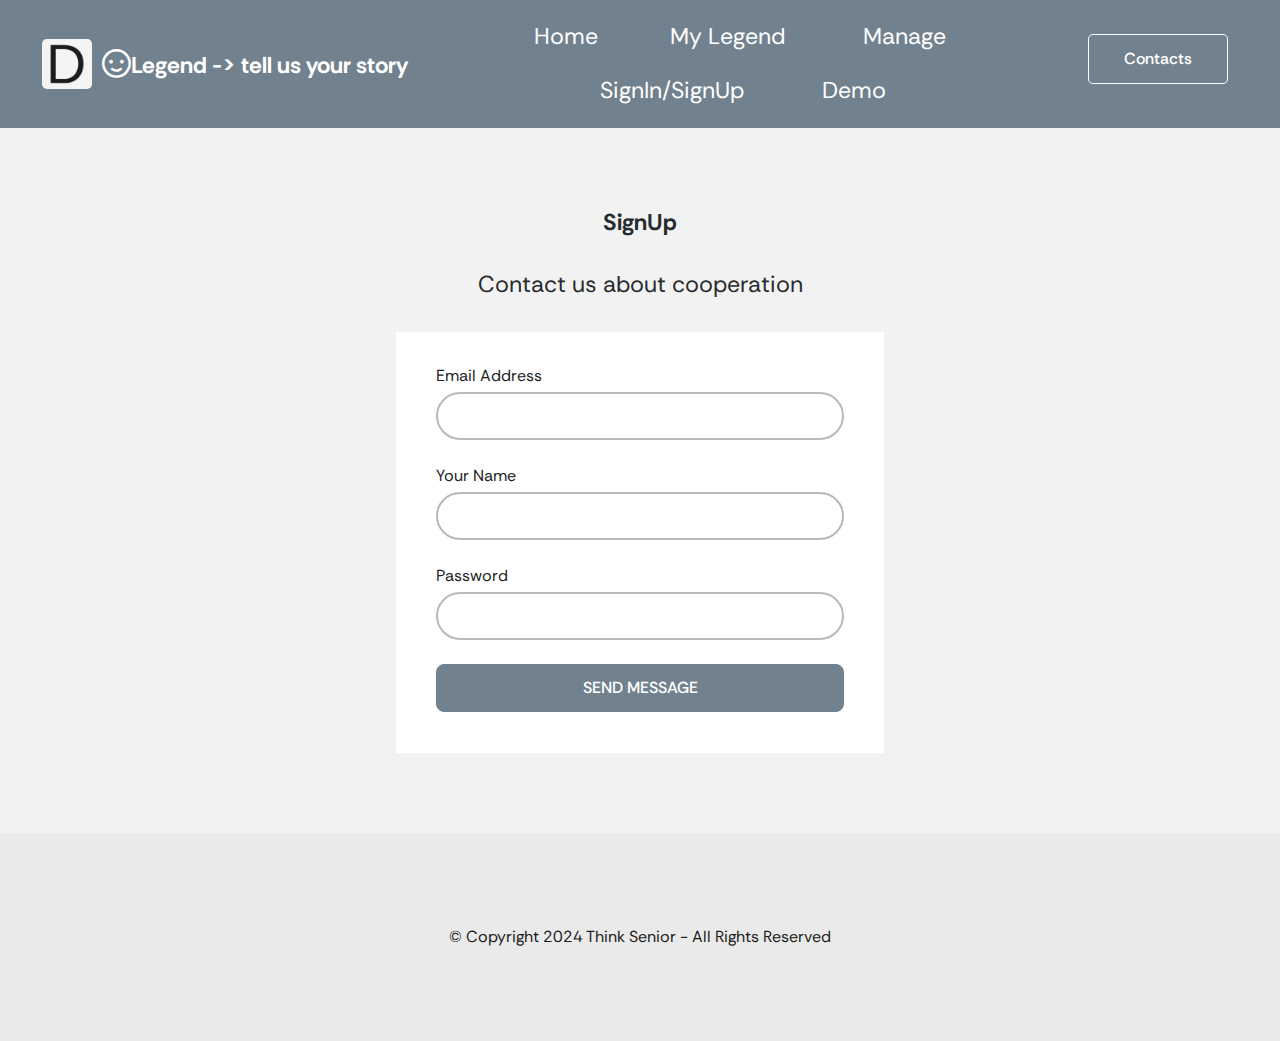
<file: html/signin.html>
<!DOCTYPE html>
<html  >
<head>
  
  <meta charset="UTF-8">
  <meta http-equiv="X-UA-Compatible" content="IE=edge">
  
  <meta name="viewport" content="width=device-width, initial-scale=1, minimum-scale=1">
  <link rel="shortcut icon" href="assets/images/logo.png" type="image/x-icon">
  <meta name="description" content="">
  
  
  <title>SignIn</title>
  <link rel="stylesheet" href="assets/web/assets/mobirise-icons2/mobirise2.css">
  <link rel="stylesheet" href="assets/web/assets/mobirise-icons/mobirise-icons.css">
  <link rel="stylesheet" href="assets/bootstrap/css/bootstrap.min.css">
  <link rel="stylesheet" href="assets/bootstrap/css/bootstrap-grid.min.css">
  <link rel="stylesheet" href="assets/bootstrap/css/bootstrap-reboot.min.css">
  <link rel="stylesheet" href="assets/dropdown/css/style.css">
  <link rel="stylesheet" href="assets/socicon/css/styles.css">
  <link rel="stylesheet" href="assets/theme/css/style.css">
  <link rel="preload" href="https://fonts.googleapis.com/css?family=Rethink+Sans:400,500,600,700,800,400i,500i,600i,700i,800i&display=swap" as="style" onload="this.onload=null;this.rel='stylesheet'">
  <noscript><link rel="stylesheet" href="https://fonts.googleapis.com/css?family=Rethink+Sans:400,500,600,700,800,400i,500i,600i,700i,800i&display=swap"></noscript>
  <link rel="preload" as="style" href="assets/mobirise/css/mbr-additional.css?v=91i5CM"><link rel="stylesheet" href="assets/mobirise/css/mbr-additional.css?v=91i5CM" type="text/css">

  
  
  
</head>
<body>
  
    <section data-bs-version="5.1" class="menu menu01 devicem5 cid-uluulv4sM3" once="menu" id="menu01-10">

        <nav class="navbar navbar-dropdown navbar-expand-lg">
            <div class="menu_box container-fluid">
                <div class="navbar-brand d-flex">
                    <span class="navbar-logo">
                        <a href="#">
                            <img src="assets/images/logo.png" alt="">
                        </a>
                    </span>
                    <span class="navbar-caption-wrap"><a class="navbar-caption display-7"
                            href="#"><span
                                class="mobi-mbri mobi-mbri-smile-face mbr-iconfont mbr-iconfont-btn"></span></a><a
                            class="navbar-caption display-7"
                            href="#"
                            style="display: inline !important;">
                            <font face="Moririse2"><span style="font-size: 28.8px;"></span></font>
                        </a>
                        <font face="Moririse2"><a class="navbar-caption display-7"
                                href="#"
                                style="display: inline !important;">Legend -&gt; tell us your story</a></font>
                    </span>
                    <button class="navbar-toggler" type="button" data-toggle="collapse" data-bs-toggle="collapse"
                        data-target="#navbarSupportedContent" data-bs-target="#navbarSupportedContent"
                        aria-controls="navbarNavAltMarkup" aria-expanded="false" aria-label="Toggle navigation">
                        <div class="hamburger">
                            <span></span>
                            <span></span>
                            <span></span>
                            <span></span>
                        </div>
                    </button>
                </div>
                <div class="collapse navbar-collapse" id="navbarSupportedContent">
                    <ul class="navbar-nav nav-dropdown" data-app-modern-menu="true">
                        <li class="nav-item">
                            <a class="nav-link link text-info text-primary display-7" href="index.html">
                                Home
                            </a>
                        </li>
                        <li class="nav-item">
                            <a class="nav-link link text-info text-primary display-7" href="mylegend001.html">My
                                Legend&nbsp;</a>
                        </li>
                        <li class="nav-item">
                            <a class="nav-link link text-info text-primary display-7"
                                href="manage.html">Manage&nbsp;</a>
                        </li>
                        <li class="nav-item"><a class="nav-link link text-info text-primary display-7"
                                href="signin.html">SignIn/SignUp&nbsp;</a></li>
                        <li class="nav-item"><a class="nav-link link text-info text-primary display-7"
                                href="demo.html">Demo</a></li>
                    </ul>
                    <div class="mbr-section-btn-main" role="tablist"><a class="btn btn-info-outline display-4"
                            href="#form01-e">Contacts</a></div>

                </div>

            </div>
        </nav>
    </section>

<section data-bs-version="5.1" class="form01 flexm5 cid-ulucTA4WgA" id="form01-e">
    

    
    

    <div class="container-fluid">
        <div class="row items-wrapper">
            <div class="col-12 col-lg-5">
                <div class="content-wrapper">
                    <h2 class="mbr-section-title mbr-fonts-style display-7"><strong>SignUp</strong></h2>
                    <h3 class="mbr-section-subtitle mbr-fonts-style display-7">
                        Contact us about cooperation
                    </h3>
                </div>
                <div class="mbr-form form-wrapper" data-form-type="formoid">
                    <form action="https://mobirise.eu/" method="POST" class="mbr-form form-with-styler" data-form-title="Form Name"><input type="hidden" name="email" data-form-email="true" value="fG4YUfYicGC1Ya5Fn75t4gEiufmkZvtPRpVmC/XilLvgLDl17ydTLwv2W+GxPGOpUw/xTmT9fD1TZeU6dgYXnPeIJWULirko0ZWdaSoiclPrtB7B7vVzFWKV8f0l2IDT.DEi70/qYsLaLh57rbYUNGDLPlOmr3/3ruFjSlXgm+N3m8SN+9sQfFIz09eS5hK2INjFM+B/UMoQU2RBRW+KrJco6cVVHtEq/s+7ocj12MRJLhVxCEWe9PxFFd0j7KDft">
                        <div class="row">
                            <div hidden="hidden" data-form-alert="" class="alert alert-success col-12">Thanks for filling
                                out the form!</div>
                            <div hidden="hidden" data-form-alert-danger="" class="alert alert-danger col-12"> Oops...! some
                                problem!
                            </div>
                        </div>
                        <div class="dragArea row">
                            <div class="col-lg-12 col-md-12 col-sm-12 form-group mb-3 mb-3 mb-3 mb-3 mb-3" data-for="email">
                                <label for="email-form01-e" class="form-control-label mbr-fonts-style display-4">Email Address</label>
                                <input type="email" name="email" data-form-field="email" class="form-control display-4" value="" id="email-form01-e">
                            </div>
                            <div class="col-lg-12 col-md-12 col-sm-12 form-group mb-3 mb-3" data-for="text">
                                <label for="text-form01-e" class="form-control-label mbr-fonts-style display-4">Your Name</label>
                                <input type="text" name="text" data-form-field="text" class="form-control display-7" value="" id="text-form01-e">
                            </div>
                            <div data-for="name" class="col-lg-12 col-md-12 col-sm-12 form-group mb-3 mb-3" style="">
                                <label for="name-form01-e" class="form-control-label mbr-fonts-style display-4">Password</label>
                                <input type="text" name="name" data-form-field="name" class="form-control display-4" value="" id="name-form01-e">
                            </div>
                            <div class="col mbr-section-btn"><button type="submit" class="btn btn-secondary display-4"> SEND MESSAGE </button></div>
                        </div>
                    </form>
                </div>
            </div>
        </div>
    </div>
</section>

<section data-bs-version="5.1" class="footer01 devicem5 cid-u14FFtLTcP" once="footers" id="footer01-9">
    

    
    

    <div class="container-fluid">
        <div class="row">
            
			
            <div class="col-12">
                
                <p class="mbr-copy mbr-fonts-style display-4">
                    © Copyright 2024 Think Senior - All Rights Reserved
                </p>
            </div>
        </div>
    </div>
</section>


<script src="assets/bootstrap/js/bootstrap.bundle.min.js"></script>
  <script src="assets/smoothscroll/smooth-scroll.js"></script>
  <script src="assets/ytplayer/index.js"></script>
  <script src="assets/dropdown/js/navbar-dropdown.js"></script>
  <script src="assets/theme/js/script.js"></script>
  <script src="assets/formoid/formoid.min.js"></script>
  
  
  
</body>
</html>
</file>
<file: html/assets/web/assets/mobirise-icons2/mobirise2.css>
@font-face {
  font-family: 'Moririse2';
  font-display: swap;
  src:  url('mobirise2.eot?f2bix4');
  src:  url('mobirise2.eot?f2bix4#iefix') format('embedded-opentype'),
    url('mobirise2.ttf?f2bix4') format('truetype'),
    url('mobirise2.woff?f2bix4') format('woff'),
    url('mobirise2.svg?f2bix4#mobirise2') format('svg');
  font-weight: normal;
  font-style: normal;
}

[class^="mobi-"], [class*=" mobi-"] {
  /* use !important to prevent issues with browser extensions that change fonts */
  font-family: 'Moririse2' !important;
  speak: none;
  font-style: normal;
  font-weight: normal;
  font-variant: normal;
  text-transform: none;
  line-height: 1;

  /* Better Font Rendering =========== */
  -webkit-font-smoothing: antialiased;
  -moz-osx-font-smoothing: grayscale;
}

.mobi-mbri-add-submenu:before {
  content: "\e900";
}
.mobi-mbri-alert:before {
  content: "\e901";
}
.mobi-mbri-align-center:before {
  content: "\e902";
}
.mobi-mbri-align-justify:before {
  content: "\e903";
}
.mobi-mbri-align-left:before {
  content: "\e904";
}
.mobi-mbri-align-right:before {
  content: "\e905";
}
.mobi-mbri-android:before {
  content: "\e906";
}
.mobi-mbri-apple:before {
  content: "\e907";
}
.mobi-mbri-arrow-down:before {
  content: "\e908";
}
.mobi-mbri-arrow-next:before {
  content: "\e909";
}
.mobi-mbri-arrow-prev:before {
  content: "\e90a";
}
.mobi-mbri-arrow-up:before {
  content: "\e90b";
}
.mobi-mbri-bold:before {
  content: "\e90c";
}
.mobi-mbri-bookmark:before {
  content: "\e90d";
}
.mobi-mbri-bootstrap:before {
  content: "\e90e";
}
.mobi-mbri-briefcase:before {
  content: "\e90f";
}
.mobi-mbri-browse:before {
  content: "\e910";
}
.mobi-mbri-bulleted-list:before {
  content: "\e911";
}
.mobi-mbri-calendar:before {
  content: "\e912";
}
.mobi-mbri-camera:before {
  content: "\e913";
}
.mobi-mbri-cart-add:before {
  content: "\e914";
}
.mobi-mbri-cart-full:before {
  content: "\e915";
}
.mobi-mbri-cash:before {
  content: "\e916";
}
.mobi-mbri-change-style:before {
  content: "\e917";
}
.mobi-mbri-chat:before {
  content: "\e918";
}
.mobi-mbri-clock:before {
  content: "\e919";
}
.mobi-mbri-close:before {
  content: "\e91a";
}
.mobi-mbri-cloud:before {
  content: "\e91b";
}
.mobi-mbri-code:before {
  content: "\e91c";
}
.mobi-mbri-contact-form:before {
  content: "\e91d";
}
.mobi-mbri-credit-card:before {
  content: "\e91e";
}
.mobi-mbri-cursor-click:before {
  content: "\e91f";
}
.mobi-mbri-cust-feedback:before {
  content: "\e920";
}
.mobi-mbri-database:before {
  content: "\e921";
}
.mobi-mbri-delivery:before {
  content: "\e922";
}
.mobi-mbri-desktop:before {
  content: "\e923";
}
.mobi-mbri-devices:before {
  content: "\e924";
}
.mobi-mbri-down:before {
  content: "\e925";
}
.mobi-mbri-download-2:before {
  content: "\e926";
}
.mobi-mbri-download:before {
  content: "\e927";
}
.mobi-mbri-drag-n-drop-2:before {
  content: "\e928";
}
.mobi-mbri-drag-n-drop:before {
  content: "\e929";
}
.mobi-mbri-edit-2:before {
  content: "\e92a";
}
.mobi-mbri-edit:before {
  content: "\e92b";
}
.mobi-mbri-error:before {
  content: "\e92c";
}
.mobi-mbri-extension:before {
  content: "\e92d";
}
.mobi-mbri-features:before {
  content: "\e92e";
}
.mobi-mbri-file:before {
  content: "\e92f";
}
.mobi-mbri-flag:before {
  content: "\e930";
}
.mobi-mbri-folder:before {
  content: "\e931";
}
.mobi-mbri-gift:before {
  content: "\e932";
}
.mobi-mbri-github:before {
  content: "\e933";
}
.mobi-mbri-globe-2:before {
  content: "\e934";
}
.mobi-mbri-globe:before {
  content: "\e935";
}
.mobi-mbri-growing-chart:before {
  content: "\e936";
}
.mobi-mbri-hearth:before {
  content: "\e937";
}
.mobi-mbri-help:before {
  content: "\e938";
}
.mobi-mbri-home:before {
  content: "\e939";
}
.mobi-mbri-hot-cup:before {
  content: "\e93a";
}
.mobi-mbri-idea:before {
  content: "\e93b";
}
.mobi-mbri-image-gallery:before {
  content: "\e93c";
}
.mobi-mbri-image-slider:before {
  content: "\e93d";
}
.mobi-mbri-info:before {
  content: "\e93e";
}
.mobi-mbri-italic:before {
  content: "\e93f";
}
.mobi-mbri-key:before {
  content: "\e940";
}
.mobi-mbri-laptop:before {
  content: "\e941";
}
.mobi-mbri-layers:before {
  content: "\e942";
}
.mobi-mbri-left-right:before {
  content: "\e943";
}
.mobi-mbri-left:before {
  content: "\e944";
}
.mobi-mbri-letter:before {
  content: "\e945";
}
.mobi-mbri-like:before {
  content: "\e946";
}
.mobi-mbri-link:before {
  content: "\e947";
}
.mobi-mbri-lock:before {
  content: "\e948";
}
.mobi-mbri-login:before {
  content: "\e949";
}
.mobi-mbri-logout:before {
  content: "\e94a";
}
.mobi-mbri-magic-stick:before {
  content: "\e94b";
}
.mobi-mbri-map-pin:before {
  content: "\e94c";
}
.mobi-mbri-menu:before {
  content: "\e94d";
}
.mobi-mbri-mobile-2:before {
  content: "\e94e";
}
.mobi-mbri-mobile-horizontal:before {
  content: "\e94f";
}
.mobi-mbri-mobile:before {
  content: "\e950";
}
.mobi-mbri-mobirise:before {
  content: "\e951";
}
.mobi-mbri-more-horizontal:before {
  content: "\e952";
}
.mobi-mbri-more-vertical:before {
  content: "\e953";
}
.mobi-mbri-music:before {
  content: "\e954";
}
.mobi-mbri-new-file:before {
  content: "\e955";
}
.mobi-mbri-numbered-list:before {
  content: "\e956";
}
.mobi-mbri-opened-folder:before {
  content: "\e957";
}
.mobi-mbri-pages:before {
  content: "\e958";
}
.mobi-mbri-paper-plane:before {
  content: "\e959";
}
.mobi-mbri-paperclip:before {
  content: "\e95a";
}
.mobi-mbri-phone:before {
  content: "\e95b";
}
.mobi-mbri-photo:before {
  content: "\e95c";
}
.mobi-mbri-photos:before {
  content: "\e95d";
}
.mobi-mbri-pin:before {
  content: "\e95e";
}
.mobi-mbri-play:before {
  content: "\e95f";
}
.mobi-mbri-plus:before {
  content: "\e960";
}
.mobi-mbri-preview:before {
  content: "\e961";
}
.mobi-mbri-print:before {
  content: "\e962";
}
.mobi-mbri-protect:before {
  content: "\e963";
}
.mobi-mbri-question:before {
  content: "\e964";
}
.mobi-mbri-quote-left:before {
  content: "\e965";
}
.mobi-mbri-quote-right:before {
  content: "\e966";
}
.mobi-mbri-redo:before {
  content: "\e967";
}
.mobi-mbri-refresh:before {
  content: "\e968";
}
.mobi-mbri-responsive-2:before {
  content: "\e969";
}
.mobi-mbri-responsive:before {
  content: "\e96a";
}
.mobi-mbri-right:before {
  content: "\e96b";
}
.mobi-mbri-rocket:before {
  content: "\e96c";
}
.mobi-mbri-sad-face:before {
  content: "\e96d";
}
.mobi-mbri-sale:before {
  content: "\e96e";
}
.mobi-mbri-save:before {
  content: "\e96f";
}
.mobi-mbri-search:before {
  content: "\e970";
}
.mobi-mbri-setting-2:before {
  content: "\e971";
}
.mobi-mbri-setting-3:before {
  content: "\e972";
}
.mobi-mbri-setting:before {
  content: "\e973";
}
.mobi-mbri-share:before {
  content: "\e974";
}
.mobi-mbri-shopping-bag:before {
  content: "\e975";
}
.mobi-mbri-shopping-basket:before {
  content: "\e976";
}
.mobi-mbri-shopping-cart:before {
  content: "\e977";
}
.mobi-mbri-sites:before {
  content: "\e978";
}
.mobi-mbri-smile-face:before {
  content: "\e979";
}
.mobi-mbri-speed:before {
  content: "\e97a";
}
.mobi-mbri-star:before {
  content: "\e97b";
}
.mobi-mbri-success:before {
  content: "\e97c";
}
.mobi-mbri-sun:before {
  content: "\e97d";
}
.mobi-mbri-sun2:before {
  content: "\e97e";
}
.mobi-mbri-tablet-vertical:before {
  content: "\e97f";
}
.mobi-mbri-tablet:before {
  content: "\e980";
}
.mobi-mbri-target:before {
  content: "\e981";
}
.mobi-mbri-timer:before {
  content: "\e982";
}
.mobi-mbri-to-ftp:before {
  content: "\e983";
}
.mobi-mbri-to-local-drive:before {
  content: "\e984";
}
.mobi-mbri-touch-swipe:before {
  content: "\e985";
}
.mobi-mbri-touch:before {
  content: "\e986";
}
.mobi-mbri-trash:before {
  content: "\e987";
}
.mobi-mbri-underline:before {
  content: "\e988";
}
.mobi-mbri-undo:before {
  content: "\e989";
}
.mobi-mbri-unlink:before {
  content: "\e98a";
}
.mobi-mbri-unlock:before {
  content: "\e98b";
}
.mobi-mbri-up-down:before {
  content: "\e98c";
}
.mobi-mbri-up:before {
  content: "\e98d";
}
.mobi-mbri-update:before {
  content: "\e98e";
}
.mobi-mbri-upload-2:before {
  content: "\e98f";
}
.mobi-mbri-upload:before {
  content: "\e990";
}
.mobi-mbri-user-2:before {
  content: "\e991";
}
.mobi-mbri-user:before {
  content: "\e992";
}
.mobi-mbri-users:before {
  content: "\e993";
}
.mobi-mbri-video-play:before {
  content: "\e994";
}
.mobi-mbri-video:before {
  content: "\e995";
}
.mobi-mbri-watch:before {
  content: "\e996";
}
.mobi-mbri-website-theme-2:before {
  content: "\e997";
}
.mobi-mbri-website-theme:before {
  content: "\e998";
}
.mobi-mbri-wifi:before {
  content: "\e999";
}
.mobi-mbri-windows:before {
  content: "\e99a";
}
.mobi-mbri-zoom-in:before {
  content: "\e99b";
}
.mobi-mbri-zoom-out:before {
  content: "\e99c";
}
</file>
<file: html/assets/web/assets/mobirise-icons/mobirise-icons.css>
@font-face {
  font-family: 'MobiriseIcons';
  src:  url('mobirise-icons.eot?spat4u');
  src:  url('mobirise-icons.eot?spat4u#iefix') format('embedded-opentype'),
    url('mobirise-icons.ttf?spat4u') format('truetype'),
    url('mobirise-icons.woff?spat4u') format('woff'),
    url('mobirise-icons.svg?spat4u#MobiriseIcons') format('svg');
  font-weight: normal;
  font-style: normal;
  font-display: swap;
}

[class^="mbri-"], [class*=" mbri-"] {
  /* use !important to prevent issues with browser extensions that change fonts */
  font-family: MobiriseIcons !important;
  speak: none;
  font-style: normal;
  font-weight: normal;
  font-variant: normal;
  text-transform: none;
  line-height: 1;

  /* Better Font Rendering =========== */
  -webkit-font-smoothing: antialiased;
  -moz-osx-font-smoothing: grayscale;
}

.mbri-add-submenu:before {
  content: "\e900";
}
.mbri-alert:before {
  content: "\e901";
}
.mbri-align-center:before {
  content: "\e902";
}
.mbri-align-justify:before {
  content: "\e903";
}
.mbri-align-left:before {
  content: "\e904";
}
.mbri-align-right:before {
  content: "\e905";
}
.mbri-android:before {
  content: "\e906";
}
.mbri-apple:before {
  content: "\e907";
}
.mbri-arrow-down:before {
  content: "\e908";
}
.mbri-arrow-next:before {
  content: "\e909";
}
.mbri-arrow-prev:before {
  content: "\e90a";
}
.mbri-arrow-up:before {
  content: "\e90b";
}
.mbri-bold:before {
  content: "\e90c";
}
.mbri-bookmark:before {
  content: "\e90d";
}
.mbri-bootstrap:before {
  content: "\e90e";
}
.mbri-briefcase:before {
  content: "\e90f";
}
.mbri-browse:before {
  content: "\e910";
}
.mbri-bulleted-list:before {
  content: "\e911";
}
.mbri-calendar:before {
  content: "\e912";
}
.mbri-camera:before {
  content: "\e913";
}
.mbri-cart-add:before {
  content: "\e914";
}
.mbri-cart-full:before {
  content: "\e915";
}
.mbri-cash:before {
  content: "\e916";
}
.mbri-change-style:before {
  content: "\e917";
}
.mbri-chat:before {
  content: "\e918";
}
.mbri-clock:before {
  content: "\e919";
}
.mbri-close:before {
  content: "\e91a";
}
.mbri-cloud:before {
  content: "\e91b";
}
.mbri-code:before {
  content: "\e91c";
}
.mbri-contact-form:before {
  content: "\e91d";
}
.mbri-credit-card:before {
  content: "\e91e";
}
.mbri-cursor-click:before {
  content: "\e91f";
}
.mbri-cust-feedback:before {
  content: "\e920";
}
.mbri-database:before {
  content: "\e921";
}
.mbri-delivery:before {
  content: "\e922";
}
.mbri-desktop:before {
  content: "\e923";
}
.mbri-devices:before {
  content: "\e924";
}
.mbri-down:before {
  content: "\e925";
}
.mbri-download:before {
  content: "\e989";
}
.mbri-drag-n-drop:before {
  content: "\e927";
}
.mbri-drag-n-drop2:before {
  content: "\e928";
}
.mbri-edit:before {
  content: "\e929";
}
.mbri-edit2:before {
  content: "\e92a";
}
.mbri-error:before {
  content: "\e92b";
}
.mbri-extension:before {
  content: "\e92c";
}
.mbri-features:before {
  content: "\e92d";
}
.mbri-file:before {
  content: "\e92e";
}
.mbri-flag:before {
  content: "\e92f";
}
.mbri-folder:before {
  content: "\e930";
}
.mbri-gift:before {
  content: "\e931";
}
.mbri-github:before {
  content: "\e932";
}
.mbri-globe:before {
  content: "\e933";
}
.mbri-globe-2:before {
  content: "\e934";
}
.mbri-growing-chart:before {
  content: "\e935";
}
.mbri-hearth:before {
  content: "\e936";
}
.mbri-help:before {
  content: "\e937";
}
.mbri-home:before {
  content: "\e938";
}
.mbri-hot-cup:before {
  content: "\e939";
}
.mbri-idea:before {
  content: "\e93a";
}
.mbri-image-gallery:before {
  content: "\e93b";
}
.mbri-image-slider:before {
  content: "\e93c";
}
.mbri-info:before {
  content: "\e93d";
}
.mbri-italic:before {
  content: "\e93e";
}
.mbri-key:before {
  content: "\e93f";
}
.mbri-laptop:before {
  content: "\e940";
}
.mbri-layers:before {
  content: "\e941";
}
.mbri-left-right:before {
  content: "\e942";
}
.mbri-left:before {
  content: "\e943";
}
.mbri-letter:before {
  content: "\e944";
}
.mbri-like:before {
  content: "\e945";
}
.mbri-link:before {
  content: "\e946";
}
.mbri-lock:before {
  content: "\e947";
}
.mbri-login:before {
  content: "\e948";
}
.mbri-logout:before {
  content: "\e949";
}
.mbri-magic-stick:before {
  content: "\e94a";
}
.mbri-map-pin:before {
  content: "\e94b";
}
.mbri-menu:before {
  content: "\e94c";
}
.mbri-mobile:before {
  content: "\e94d";
}
.mbri-mobile2:before {
  content: "\e94e";
}
.mbri-mobirise:before {
  content: "\e94f";
}
.mbri-more-horizontal:before {
  content: "\e950";
}
.mbri-more-vertical:before {
  content: "\e951";
}
.mbri-music:before {
  content: "\e952";
}
.mbri-new-file:before {
  content: "\e953";
}
.mbri-numbered-list:before {
  content: "\e954";
}
.mbri-opened-folder:before {
  content: "\e955";
}
.mbri-pages:before {
  content: "\e956";
}
.mbri-paper-plane:before {
  content: "\e957";
}
.mbri-paperclip:before {
  content: "\e958";
}
.mbri-photo:before {
  content: "\e959";
}
.mbri-photos:before {
  content: "\e95a";
}
.mbri-pin:before {
  content: "\e95b";
}
.mbri-play:before {
  content: "\e95c";
}
.mbri-plus:before {
  content: "\e95d";
}
.mbri-preview:before {
  content: "\e95e";
}
.mbri-print:before {
  content: "\e95f";
}
.mbri-protect:before {
  content: "\e960";
}
.mbri-question:before {
  content: "\e961";
}
.mbri-quote-left:before {
  content: "\e962";
}
.mbri-quote-right:before {
  content: "\e963";
}
.mbri-refresh:before {
  content: "\e964";
}
.mbri-responsive:before {
  content: "\e965";
}
.mbri-right:before {
  content: "\e966";
}
.mbri-rocket:before {
  content: "\e967";
}
.mbri-sad-face:before {
  content: "\e968";
}
.mbri-sale:before {
  content: "\e969";
}
.mbri-save:before {
  content: "\e96a";
}
.mbri-search:before {
  content: "\e96b";
}
.mbri-setting:before {
  content: "\e96c";
}
.mbri-setting2:before {
  content: "\e96d";
}
.mbri-setting3:before {
  content: "\e96e";
}
.mbri-share:before {
  content: "\e96f";
}
.mbri-shopping-bag:before {
  content: "\e970";
}
.mbri-shopping-basket:before {
  content: "\e971";
}
.mbri-shopping-cart:before {
  content: "\e972";
}
.mbri-sites:before {
  content: "\e973";
}
.mbri-smile-face:before {
  content: "\e974";
}
.mbri-speed:before {
  content: "\e975";
}
.mbri-star:before {
  content: "\e976";
}
.mbri-success:before {
  content: "\e977";
}
.mbri-sun:before {
  content: "\e978";
}
.mbri-sun2:before {
  content: "\e979";
}
.mbri-tablet:before {
  content: "\e97a";
}
.mbri-tablet-vertical:before {
  content: "\e97b";
}
.mbri-target:before {
  content: "\e97c";
}
.mbri-timer:before {
  content: "\e97d";
}
.mbri-to-ftp:before {
  content: "\e97e";
}
.mbri-to-local-drive:before {
  content: "\e97f";
}
.mbri-touch-swipe:before {
  content: "\e980";
}
.mbri-touch:before {
  content: "\e981";
}
.mbri-trash:before {
  content: "\e982";
}
.mbri-underline:before {
  content: "\e983";
}
.mbri-unlink:before {
  content: "\e984";
}
.mbri-unlock:before {
  content: "\e985";
}
.mbri-up-down:before {
  content: "\e986";
}
.mbri-up:before {
  content: "\e987";
}
.mbri-update:before {
  content: "\e988";
}
.mbri-upload:before {
 content: "\e926"; 
}
.mbri-user:before {
  content: "\e98a";
}
.mbri-user2:before {
  content: "\e98b";
}
.mbri-users:before {
  content: "\e98c";
}
.mbri-video:before {
  content: "\e98d";
}
.mbri-video-play:before {
  content: "\e98e";
}
.mbri-watch:before {
  content: "\e98f";
}
.mbri-website-theme:before {
  content: "\e990";
}
.mbri-wifi:before {
  content: "\e991";
}
.mbri-windows:before {
  content: "\e992";
}
.mbri-zoom-out:before {
  content: "\e993";
}
.mbri-redo:before {
  content: "\e994";
}
.mbri-undo:before {
  content: "\e995";
}
</file>
<file: html/assets/dropdown/css/style.css>
.navbar-dropdown {
  left: 0;
  padding: 0;
  position: absolute;
  right: 0;
  top: 0;
  transition: all 0.45s ease;
  z-index: 1030;
  background: #282828; }
  .navbar-dropdown .navbar-logo {
    margin-right: 0.8rem;
    transition: margin 0.3s ease-in-out;
    vertical-align: middle; }
    .navbar-dropdown .navbar-logo img {
      height: 3.125rem;
      transition: all 0.3s ease-in-out; }
    .navbar-dropdown .navbar-logo.mbr-iconfont {
      font-size: 3.125rem;
      line-height: 3.125rem; }
  .navbar-dropdown .navbar-caption {
    font-weight: 700;
    white-space: normal;
    vertical-align: -4px;
    line-height: 3.125rem !important; }
    .navbar-dropdown .navbar-caption, .navbar-dropdown .navbar-caption:hover {
      color: inherit;
      text-decoration: none; }
  .navbar-dropdown .mbr-iconfont + .navbar-caption {
    vertical-align: -1px; }
  .navbar-dropdown.navbar-fixed-top {
    position: fixed; }
  .navbar-dropdown .navbar-brand span {
    vertical-align: -4px; }
  .navbar-dropdown.bg-color.transparent {
    background: none; }
  .navbar-dropdown.navbar-short .navbar-brand {
    padding: 0.625rem 0; }
    .navbar-dropdown.navbar-short .navbar-brand span {
      vertical-align: -1px; }
  .navbar-dropdown.navbar-short .navbar-caption {
    line-height: 2.375rem !important;
    vertical-align: -2px; }
  .navbar-dropdown.navbar-short .navbar-logo {
    margin-right: 0.5rem; }
    .navbar-dropdown.navbar-short .navbar-logo img {
      height: 2.375rem; }
    .navbar-dropdown.navbar-short .navbar-logo.mbr-iconfont {
      font-size: 2.375rem;
      line-height: 2.375rem; }
  .navbar-dropdown.navbar-short .mbr-table-cell {
    height: 3.625rem; }
  .navbar-dropdown .navbar-close {
    left: 0.6875rem;
    position: fixed;
    top: 0.75rem;
    z-index: 1000; }
  .navbar-dropdown .hamburger-icon {
    content: "";
    display: inline-block;
    vertical-align: middle;
    width: 16px;
    -webkit-box-shadow: 0 -6px 0 1px #282828,0 0 0 1px #282828,0 6px 0 1px #282828;
    -moz-box-shadow: 0 -6px 0 1px #282828,0 0 0 1px #282828,0 6px 0 1px #282828;
    box-shadow: 0 -6px 0 1px #282828,0 0 0 1px #282828,0 6px 0 1px #282828; }

.dropdown-menu .dropdown-toggle[data-toggle="dropdown-submenu"]::after {
  border-bottom: 0.35em solid transparent;
  border-left: 0.35em solid;
  border-right: 0;
  border-top: 0.35em solid transparent;
  margin-left: 0.3rem; }

.dropdown-menu .dropdown-item:focus {
  outline: 0; }

.nav-dropdown {
  font-size: 0.75rem;
  font-weight: 500;
  height: auto !important; }
  .nav-dropdown .nav-btn {
    padding-left: 1rem; }
  .nav-dropdown .link {
    margin: .667em 1.667em;
    font-weight: 500;
    padding: 0;
    transition: color .2s ease-in-out; }
    .nav-dropdown .link.dropdown-toggle {
      margin-right: 2.583em; }
      .nav-dropdown .link.dropdown-toggle::after {
        margin-left: .25rem;
        border-top: 0.35em solid;
        border-right: 0.35em solid transparent;
        border-left: 0.35em solid transparent;
        border-bottom: 0; }
      .nav-dropdown .link.dropdown-toggle[aria-expanded="true"] {
        margin: 0;
        padding: 0.667em 3.263em  0.667em 1.667em; }
  .nav-dropdown .link::after,
  .nav-dropdown .dropdown-item::after {
    color: inherit; }
  .nav-dropdown .btn {
    font-size: 0.75rem;
    font-weight: 700;
    letter-spacing: 0;
    margin-bottom: 0;
    padding-left: 1.25rem;
    padding-right: 1.25rem; }
  .nav-dropdown .dropdown-menu {
    border-radius: 0;
    border: 0;
    left: 0;
    margin: 0;
    padding-bottom: 1.25rem;
    padding-top: 1.25rem;
    position: relative; }
  .nav-dropdown .dropdown-submenu {
    margin-left: 0.125rem;
    top: 0; }
  .nav-dropdown .dropdown-item {
    font-weight: 500;
    line-height: 2;
    padding: 0.3846em 4.615em 0.3846em 1.5385em;
    position: relative;
    transition: color .2s ease-in-out, background-color .2s ease-in-out; }
    .nav-dropdown .dropdown-item::after {
      margin-top: -0.3077em;
      position: absolute;
      right: 1.1538em;
      top: 50%; }
    .nav-dropdown .dropdown-item:focus, .nav-dropdown .dropdown-item:hover {
      background: none; }

@media (max-width: 767px) {
  .nav-dropdown.navbar-toggleable-sm {
    bottom: 0;
    display: none;
    left: 0;
    overflow-x: hidden;
    position: fixed;
    top: 0;
    transform: translateX(-100%);
    -ms-transform: translateX(-100%);
    -webkit-transform: translateX(-100%);
    width: 18.75rem;
    z-index: 999; } }
.nav-dropdown.navbar-toggleable-xl {
  bottom: 0;
  display: none;
  left: 0;
  overflow-x: hidden;
  position: fixed;
  top: 0;
  transform: translateX(-100%);
  -ms-transform: translateX(-100%);
  -webkit-transform: translateX(-100%);
  width: 18.75rem;
  z-index: 999; }

.nav-dropdown-sm {
  display: block !important;
  overflow-x: hidden;
  overflow: auto;
  padding-top: 3.875rem; }
  .nav-dropdown-sm::after {
    content: "";
    display: block;
    height: 3rem;
    width: 100%; }
  .nav-dropdown-sm.collapse.in ~ .navbar-close {
    display: block !important; }
  .nav-dropdown-sm.collapsing, .nav-dropdown-sm.collapse.in {
    transform: translateX(0);
    -ms-transform: translateX(0);
    -webkit-transform: translateX(0);
    transition: all 0.25s ease-out;
    -webkit-transition: all 0.25s ease-out;
    background: #282828; }
  .nav-dropdown-sm.collapsing[aria-expanded="false"] {
    transform: translateX(-100%);
    -ms-transform: translateX(-100%);
    -webkit-transform: translateX(-100%); }
  .nav-dropdown-sm .nav-item {
    display: block;
    margin-left: 0 !important;
    padding-left: 0; }
  .nav-dropdown-sm .link,
  .nav-dropdown-sm .dropdown-item {
    border-top: 1px dotted rgba(255, 255, 255, 0.1);
    font-size: 0.8125rem;
    line-height: 1.6;
    margin: 0 !important;
    padding: 0.875rem 2.4rem 0.875rem 1.5625rem !important;
    position: relative;
    white-space: normal; }
    .nav-dropdown-sm .link:focus, .nav-dropdown-sm .link:hover,
    .nav-dropdown-sm .dropdown-item:focus,
    .nav-dropdown-sm .dropdown-item:hover {
      background: rgba(0, 0, 0, 0.2) !important;
      color: #c0a375; }
  .nav-dropdown-sm .nav-btn {
    position: relative;
    padding: 1.5625rem 1.5625rem 0 1.5625rem; }
    .nav-dropdown-sm .nav-btn::before {
      border-top: 1px dotted rgba(255, 255, 255, 0.1);
      content: "";
      left: 0;
      position: absolute;
      top: 0;
      width: 100%; }
    .nav-dropdown-sm .nav-btn + .nav-btn {
      padding-top: 0.625rem; }
      .nav-dropdown-sm .nav-btn + .nav-btn::before {
        display: none; }
  .nav-dropdown-sm .btn {
    padding: 0.625rem 0; }
  .nav-dropdown-sm .dropdown-toggle[data-toggle="dropdown-submenu"]::after {
    margin-left: .25rem;
    border-top: 0.35em solid;
    border-right: 0.35em solid transparent;
    border-left: 0.35em solid transparent;
    border-bottom: 0; }
  .nav-dropdown-sm .dropdown-toggle[data-toggle="dropdown-submenu"][aria-expanded="true"]::after {
    border-top: 0;
    border-right: 0.35em solid transparent;
    border-left: 0.35em solid transparent;
    border-bottom: 0.35em solid; }
  .nav-dropdown-sm .dropdown-menu {
    margin: 0;
    padding: 0;
    position: relative;
    top: 0;
    left: 0;
    width: 100%;
    border: 0;
    float: none;
    border-radius: 0;
    background: none; }
  .nav-dropdown-sm .dropdown-submenu {
    left: 100%;
    margin-left: 0.125rem;
    margin-top: -1.25rem;
    top: 0; }

.navbar-toggleable-sm .nav-dropdown .dropdown-menu {
  position: absolute; }

.navbar-toggleable-sm .nav-dropdown .dropdown-submenu {
  left: 100%;
  margin-left: 0.125rem;
  margin-top: -1.25rem;
  top: 0; }

.navbar-toggleable-sm.opened .nav-dropdown .dropdown-menu {
  position: relative; }

.navbar-toggleable-sm.opened .nav-dropdown .dropdown-submenu {
  left: 0;
  margin-left: 00rem;
  margin-top: 0rem;
  top: 0; }

.is-builder .nav-dropdown.collapsing {
  transition: none !important; }
</file>
<file: html/assets/socicon/css/styles.css>
@charset "UTF-8";

@font-face {
  font-family: 'Socicon';
  src:  url('../fonts/socicon.eot');
  src:  url('../fonts/socicon.eot?#iefix') format('embedded-opentype'),
    url('../fonts/socicon.woff2') format('woff2'),
    url('../fonts/socicon.ttf') format('truetype'),
    url('../fonts/socicon.woff') format('woff'),
    url('../fonts/socicon.svg#socicon') format('svg');
  font-weight: normal;
  font-style: normal;
  font-display: swap;
}

[data-icon]:before {
  font-family: "socicon" !important;
  content: attr(data-icon);
  font-style: normal !important;
  font-weight: normal !important;
  font-variant: normal !important;
  text-transform: none !important;
  speak: none;
  line-height: 1;
  -webkit-font-smoothing: antialiased;
  -moz-osx-font-smoothing: grayscale;
}

[class^="socicon-"], [class*=" socicon-"] {
  /* use !important to prevent issues with browser extensions that change fonts */
  font-family: 'Socicon' !important;
  speak: none;
  font-style: normal;
  font-weight: normal;
  font-variant: normal;
  text-transform: none;
  line-height: 1;

  /* Better Font Rendering =========== */
  -webkit-font-smoothing: antialiased;
  -moz-osx-font-smoothing: grayscale;
}

.socicon-500px:before {
  content: "\e000";
}
.socicon-8tracks:before {
  content: "\e001";
}
.socicon-airbnb:before {
  content: "\e002";
}
.socicon-alliance:before {
  content: "\e003";
}
.socicon-amazon:before {
  content: "\e004";
}
.socicon-amplement:before {
  content: "\e005";
}
.socicon-android:before {
  content: "\e006";
}
.socicon-angellist:before {
  content: "\e007";
}
.socicon-apple:before {
  content: "\e008";
}
.socicon-appnet:before {
  content: "\e009";
}
.socicon-baidu:before {
  content: "\e00a";
}
.socicon-bandcamp:before {
  content: "\e00b";
}
.socicon-battlenet:before {
  content: "\e00c";
}
.socicon-mixer:before {
  content: "\e00d";
}
.socicon-bebee:before {
  content: "\e00e";
}
.socicon-bebo:before {
  content: "\e00f";
}
.socicon-behance:before {
  content: "\e010";
}
.socicon-blizzard:before {
  content: "\e011";
}
.socicon-blogger:before {
  content: "\e012";
}
.socicon-buffer:before {
  content: "\e013";
}
.socicon-chrome:before {
  content: "\e014";
}
.socicon-coderwall:before {
  content: "\e015";
}
.socicon-curse:before {
  content: "\e016";
}
.socicon-dailymotion:before {
  content: "\e017";
}
.socicon-deezer:before {
  content: "\e018";
}
.socicon-delicious:before {
  content: "\e019";
}
.socicon-deviantart:before {
  content: "\e01a";
}
.socicon-diablo:before {
  content: "\e01b";
}
.socicon-digg:before {
  content: "\e01c";
}
.socicon-discord:before {
  content: "\e01d";
}
.socicon-disqus:before {
  content: "\e01e";
}
.socicon-douban:before {
  content: "\e01f";
}
.socicon-draugiem:before {
  content: "\e020";
}
.socicon-dribbble:before {
  content: "\e021";
}
.socicon-drupal:before {
  content: "\e022";
}
.socicon-ebay:before {
  content: "\e023";
}
.socicon-ello:before {
  content: "\e024";
}
.socicon-endomodo:before {
  content: "\e025";
}
.socicon-envato:before {
  content: "\e026";
}
.socicon-etsy:before {
  content: "\e027";
}
.socicon-facebook:before {
  content: "\e028";
}
.socicon-feedburner:before {
  content: "\e029";
}
.socicon-filmweb:before {
  content: "\e02a";
}
.socicon-firefox:before {
  content: "\e02b";
}
.socicon-flattr:before {
  content: "\e02c";
}
.socicon-flickr:before {
  content: "\e02d";
}
.socicon-formulr:before {
  content: "\e02e";
}
.socicon-forrst:before {
  content: "\e02f";
}
.socicon-foursquare:before {
  content: "\e030";
}
.socicon-friendfeed:before {
  content: "\e031";
}
.socicon-github:before {
  content: "\e032";
}
.socicon-goodreads:before {
  content: "\e033";
}
.socicon-google:before {
  content: "\e034";
}
.socicon-googlescholar:before {
  content: "\e035";
}
.socicon-googlegroups:before {
  content: "\e036";
}
.socicon-googlephotos:before {
  content: "\e037";
}
.socicon-googleplus:before {
  content: "\e038";
}
.socicon-grooveshark:before {
  content: "\e039";
}
.socicon-hackerrank:before {
  content: "\e03a";
}
.socicon-hearthstone:before {
  content: "\e03b";
}
.socicon-hellocoton:before {
  content: "\e03c";
}
.socicon-heroes:before {
  content: "\e03d";
}
.socicon-smashcast:before {
  content: "\e03e";
}
.socicon-horde:before {
  content: "\e03f";
}
.socicon-houzz:before {
  content: "\e040";
}
.socicon-icq:before {
  content: "\e041";
}
.socicon-identica:before {
  content: "\e042";
}
.socicon-imdb:before {
  content: "\e043";
}
.socicon-instagram:before {
  content: "\e044";
}
.socicon-issuu:before {
  content: "\e045";
}
.socicon-istock:before {
  content: "\e046";
}
.socicon-itunes:before {
  content: "\e047";
}
.socicon-keybase:before {
  content: "\e048";
}
.socicon-lanyrd:before {
  content: "\e049";
}
.socicon-lastfm:before {
  content: "\e04a";
}
.socicon-line:before {
  content: "\e04b";
}
.socicon-linkedin:before {
  content: "\e04c";
}
.socicon-livejournal:before {
  content: "\e04d";
}
.socicon-lyft:before {
  content: "\e04e";
}
.socicon-macos:before {
  content: "\e04f";
}
.socicon-mail:before {
  content: "\e050";
}
.socicon-medium:before {
  content: "\e051";
}
.socicon-meetup:before {
  content: "\e052";
}
.socicon-mixcloud:before {
  content: "\e053";
}
.socicon-modelmayhem:before {
  content: "\e054";
}
.socicon-mumble:before {
  content: "\e055";
}
.socicon-myspace:before {
  content: "\e056";
}
.socicon-newsvine:before {
  content: "\e057";
}
.socicon-nintendo:before {
  content: "\e058";
}
.socicon-npm:before {
  content: "\e059";
}
.socicon-odnoklassniki:before {
  content: "\e05a";
}
.socicon-openid:before {
  content: "\e05b";
}
.socicon-opera:before {
  content: "\e05c";
}
.socicon-outlook:before {
  content: "\e05d";
}
.socicon-overwatch:before {
  content: "\e05e";
}
.socicon-patreon:before {
  content: "\e05f";
}
.socicon-paypal:before {
  content: "\e060";
}
.socicon-periscope:before {
  content: "\e061";
}
.socicon-persona:before {
  content: "\e062";
}
.socicon-pinterest:before {
  content: "\e063";
}
.socicon-play:before {
  content: "\e064";
}
.socicon-player:before {
  content: "\e065";
}
.socicon-playstation:before {
  content: "\e066";
}
.socicon-pocket:before {
  content: "\e067";
}
.socicon-qq:before {
  content: "\e068";
}
.socicon-quora:before {
  content: "\e069";
}
.socicon-raidcall:before {
  content: "\e06a";
}
.socicon-ravelry:before {
  content: "\e06b";
}
.socicon-reddit:before {
  content: "\e06c";
}
.socicon-renren:before {
  content: "\e06d";
}
.socicon-researchgate:before {
  content: "\e06e";
}
.socicon-residentadvisor:before {
  content: "\e06f";
}
.socicon-reverbnation:before {
  content: "\e070";
}
.socicon-rss:before {
  content: "\e071";
}
.socicon-sharethis:before {
  content: "\e072";
}
.socicon-skype:before {
  content: "\e073";
}
.socicon-slideshare:before {
  content: "\e074";
}
.socicon-smugmug:before {
  content: "\e075";
}
.socicon-snapchat:before {
  content: "\e076";
}
.socicon-songkick:before {
  content: "\e077";
}
.socicon-soundcloud:before {
  content: "\e078";
}
.socicon-spotify:before {
  content: "\e079";
}
.socicon-stackexchange:before {
  content: "\e07a";
}
.socicon-stackoverflow:before {
  content: "\e07b";
}
.socicon-starcraft:before {
  content: "\e07c";
}
.socicon-stayfriends:before {
  content: "\e07d";
}
.socicon-steam:before {
  content: "\e07e";
}
.socicon-storehouse:before {
  content: "\e07f";
}
.socicon-strava:before {
  content: "\e080";
}
.socicon-streamjar:before {
  content: "\e081";
}
.socicon-stumbleupon:before {
  content: "\e082";
}
.socicon-swarm:before {
  content: "\e083";
}
.socicon-teamspeak:before {
  content: "\e084";
}
.socicon-teamviewer:before {
  content: "\e085";
}
.socicon-technorati:before {
  content: "\e086";
}
.socicon-telegram:before {
  content: "\e087";
}
.socicon-tripadvisor:before {
  content: "\e088";
}
.socicon-tripit:before {
  content: "\e089";
}
.socicon-triplej:before {
  content: "\e08a";
}
.socicon-tumblr:before {
  content: "\e08b";
}
.socicon-twitch:before {
  content: "\e08c";
}
.socicon-twitter:before {
  content: "\e08d";
}
.socicon-uber:before {
  content: "\e08e";
}
.socicon-ventrilo:before {
  content: "\e08f";
}
.socicon-viadeo:before {
  content: "\e090";
}
.socicon-viber:before {
  content: "\e091";
}
.socicon-viewbug:before {
  content: "\e092";
}
.socicon-vimeo:before {
  content: "\e093";
}
.socicon-vine:before {
  content: "\e094";
}
.socicon-vkontakte:before {
  content: "\e095";
}
.socicon-warcraft:before {
  content: "\e096";
}
.socicon-wechat:before {
  content: "\e097";
}
.socicon-weibo:before {
  content: "\e098";
}
.socicon-whatsapp:before {
  content: "\e099";
}
.socicon-wikipedia:before {
  content: "\e09a";
}
.socicon-windows:before {
  content: "\e09b";
}
.socicon-wordpress:before {
  content: "\e09c";
}
.socicon-wykop:before {
  content: "\e09d";
}
.socicon-xbox:before {
  content: "\e09e";
}
.socicon-xing:before {
  content: "\e09f";
}
.socicon-yahoo:before {
  content: "\e0a0";
}
.socicon-yammer:before {
  content: "\e0a1";
}
.socicon-yandex:before {
  content: "\e0a2";
}
.socicon-yelp:before {
  content: "\e0a3";
}
.socicon-younow:before {
  content: "\e0a4";
}
.socicon-youtube:before {
  content: "\e0a5";
}
.socicon-zapier:before {
  content: "\e0a6";
}
.socicon-zerply:before {
  content: "\e0a7";
}
.socicon-zomato:before {
  content: "\e0a8";
}
.socicon-zynga:before {
  content: "\e0a9";
}
.socicon-spreadshirt:before {
  content: "\e901";
}
.socicon-gamejolt:before {
  content: "\e902";
}
.socicon-trello:before {
  content: "\e903";
}
.socicon-tunein:before {
  content: "\e904";
}
.socicon-bloglovin:before {
  content: "\e905";
}
.socicon-gamewisp:before {
  content: "\e906";
}
.socicon-messenger:before {
  content: "\e907";
}
.socicon-pandora:before {
  content: "\e908";
}
.socicon-augment:before {
  content: "\e909";
}
.socicon-bitbucket:before {
  content: "\e90a";
}
.socicon-fyuse:before {
  content: "\e90b";
}
.socicon-yt-gaming:before {
  content: "\e90c";
}
.socicon-sketchfab:before {
  content: "\e90d";
}
.socicon-mobcrush:before {
  content: "\e90e";
}
.socicon-microsoft:before {
  content: "\e90f";
}
.socicon-realtor:before {
  content: "\e910";
}
.socicon-tidal:before {
  content: "\e911";
}
.socicon-qobuz:before {
  content: "\e912";
}
.socicon-natgeo:before {
  content: "\e913";
}
.socicon-mastodon:before {
  content: "\e914";
}
.socicon-unsplash:before {
  content: "\e915";
}
.socicon-homeadvisor:before {
  content: "\e916";
}
.socicon-angieslist:before {
  content: "\e917";
}
.socicon-codepen:before {
  content: "\e918";
}
.socicon-slack:before {
  content: "\e919";
}
.socicon-openaigym:before {
  content: "\e91a";
}
.socicon-logmein:before {
  content: "\e91b";
}
.socicon-fiverr:before {
  content: "\e91c";
}
.socicon-gotomeeting:before {
  content: "\e91d";
}
.socicon-aliexpress:before {
  content: "\e91e";
}
.socicon-guru:before {
  content: "\e91f";
}
.socicon-appstore:before {
  content: "\e920";
}
.socicon-homes:before {
  content: "\e921";
}
.socicon-zoom:before {
  content: "\e922";
}
.socicon-alibaba:before {
  content: "\e923";
}
.socicon-craigslist:before {
  content: "\e924";
}
.socicon-wix:before {
  content: "\e925";
}
.socicon-redfin:before {
  content: "\e926";
}
.socicon-googlecalendar:before {
  content: "\e927";
}
.socicon-shopify:before {
  content: "\e928";
}
.socicon-freelancer:before {
  content: "\e929";
}
.socicon-seedrs:before {
  content: "\e92a";
}
.socicon-bing:before {
  content: "\e92b";
}
.socicon-doodle:before {
  content: "\e92c";
}
.socicon-bonanza:before {
  content: "\e92d";
}
.socicon-squarespace:before {
  content: "\e92e";
}
.socicon-toptal:before {
  content: "\e92f";
}
.socicon-gust:before {
  content: "\e930";
}
.socicon-ask:before {
  content: "\e931";
}
.socicon-trulia:before {
  content: "\e932";
}
.socicon-loomly:before {
  content: "\e933";
}
.socicon-ghost:before {
  content: "\e934";
}
.socicon-upwork:before {
  content: "\e935";
}
.socicon-fundable:before {
  content: "\e936";
}
.socicon-booking:before {
  content: "\e937";
}
.socicon-googlemaps:before {
  content: "\e938";
}
.socicon-zillow:before {
  content: "\e939";
}
.socicon-niconico:before {
  content: "\e93a";
}
.socicon-toneden:before {
  content: "\e93b";
}
.socicon-crunchbase:before {
  content: "\e93c";
}
.socicon-homefy:before {
  content: "\e93d";
}
.socicon-calendly:before {
  content: "\e93e";
}
.socicon-livemaster:before {
  content: "\e93f";
}
.socicon-udemy:before {
  content: "\e940";
}
.socicon-codered:before {
  content: "\e941";
}
.socicon-origin:before {
  content: "\e942";
}
.socicon-nextdoor:before {
  content: "\e943";
}
.socicon-portfolio:before {
  content: "\e944";
}
.socicon-instructables:before {
  content: "\e945";
}
.socicon-gitlab:before {
  content: "\e946";
}
.socicon-hackernews:before {
  content: "\e947";
}
.socicon-smashwords:before {
  content: "\e948";
}
.socicon-kobo:before {
  content: "\e949";
}
.socicon-bookbub:before {
  content: "\e94a";
}
.socicon-mailru:before {
  content: "\e94b";
}
.socicon-moddb:before {
  content: "\e94c";
}
.socicon-indiedb:before {
  content: "\e94d";
}
.socicon-traxsource:before {
  content: "\e94e";
}
.socicon-gamefor:before {
  content: "\e94f";
}
.socicon-pixiv:before {
  content: "\e950";
}
.socicon-myanimelist:before {
  content: "\e951";
}
.socicon-blackberry:before {
  content: "\e952";
}
.socicon-wickr:before {
  content: "\e953";
}
.socicon-spip:before {
  content: "\e954";
}
.socicon-napster:before {
  content: "\e955";
}
.socicon-beatport:before {
  content: "\e956";
}
.socicon-hackerone:before {
  content: "\e957";
}
.socicon-internet:before {
  content: "\e958";
}
.socicon-ubuntu:before {
  content: "\e959";
}
.socicon-artstation:before {
  content: "\e95a";
}
.socicon-invision:before {
  content: "\e95b";
}
.socicon-torial:before {
  content: "\e95c";
}
.socicon-collectorz:before {
  content: "\e95d";
}
.socicon-seenthis:before {
  content: "\e95e";
}
.socicon-googleplaymusic:before {
  content: "\e95f";
}
.socicon-debian:before {
  content: "\e960";
}
.socicon-filmfreeway:before {
  content: "\e961";
}
.socicon-gnome:before {
  content: "\e962";
}
.socicon-itchio:before {
  content: "\e963";
}
.socicon-jamendo:before {
  content: "\e964";
}
.socicon-mix:before {
  content: "\e965";
}
.socicon-sharepoint:before {
  content: "\e966";
}
.socicon-tinder:before {
  content: "\e967";
}
.socicon-windguru:before {
  content: "\e968";
}
.socicon-cdbaby:before {
  content: "\e969";
}
.socicon-elementaryos:before {
  content: "\e96a";
}
.socicon-stage32:before {
  content: "\e96b";
}
.socicon-tiktok:before {
  content: "\e96c";
}
.socicon-gitter:before {
  content: "\e96d";
}
.socicon-letterboxd:before {
  content: "\e96e";
}
.socicon-threema:before {
  content: "\e96f";
}
.socicon-splice:before {
  content: "\e970";
}
.socicon-metapop:before {
  content: "\e971";
}
.socicon-naver:before {
  content: "\e972";
}
.socicon-remote:before {
  content: "\e973";
}
.socicon-flipboard:before {
  content: "\e974";
}
.socicon-googlehangouts:before {
  content: "\e975";
}
.socicon-dlive:before {
  content: "\e976";
}
.socicon-vsco:before {
  content: "\e977";
}
.socicon-stitcher:before {
  content: "\e978";
}
.socicon-avvo:before {
  content: "\e979";
}
.socicon-redbubble:before {
  content: "\e97a";
}
.socicon-society6:before {
  content: "\e97b";
}
.socicon-zazzle:before {
  content: "\e97c";
}
.socicon-eitaa:before {
  content: "\e97d";
}
.socicon-soroush:before {
  content: "\e97e";
}
.socicon-bale:before {
  content: "\e97f";
}
</file>
<file: html/assets/theme/css/style.css>
@charset "UTF-8";
section {
  background-color: #ffffff;
}

body {
  font-style: normal;
  line-height: 1.5;
  font-weight: 400;
  color: #232323;
  position: relative;
}

button {
  background-color: transparent;
  border-color: transparent;
}

.embla__button,
.carousel-control {
  background-color: #edefea !important;
  opacity: 0.8 !important;
  color: #464845 !important;
  border-color: #edefea !important;
}

.carousel .close,
.modalWindow .close {
  background-color: #edefea !important;
  color: #464845 !important;
  border-color: #edefea !important;
  opacity: 0.8 !important;
}

.carousel .close:hover,
.modalWindow .close:hover {
  opacity: 1 !important;
}

.carousel-indicators li {
  background-color: #edefea !important;
  border: 2px solid #464845 !important;
}

.carousel-indicators li:hover,
.carousel-indicators li:active {
  opacity: 0.8 !important;
}

.embla__button:hover,
.carousel-control:hover {
  background-color: #edefea !important;
  opacity: 1 !important;
}

.modalWindow-video-container {
  height: 80%;
}

section,
.container,
.container-fluid {
  position: relative;
  word-wrap: break-word;
}

a.mbr-iconfont:hover {
  text-decoration: none;
}

.article .lead p,
.article .lead ul,
.article .lead ol,
.article .lead pre,
.article .lead blockquote {
  margin-bottom: 0;
}

a {
  font-style: normal;
  font-weight: 400;
  cursor: pointer;
}
a, a:hover {
  text-decoration: none;
}

.mbr-section-title {
  font-style: normal;
  line-height: 1.3;
}

.mbr-section-subtitle {
  line-height: 1.3;
}

.mbr-text {
  font-style: normal;
  line-height: 1.7;
}

h1,
h2,
h3,
h4,
h5,
h6,
.display-1,
.display-2,
.display-4,
.display-5,
.display-7,
span,
p,
a {
  line-height: 1;
  word-break: break-word;
  word-wrap: break-word;
  font-weight: 400;
}

b,
strong {
  font-weight: bold;
}

input:-webkit-autofill, input:-webkit-autofill:hover, input:-webkit-autofill:focus, input:-webkit-autofill:active {
  transition-delay: 9999s;
  -webkit-transition-property: background-color, color;
  transition-property: background-color, color;
}

textarea[type=hidden] {
  display: none;
}

section {
  background-position: 50% 50%;
  background-repeat: no-repeat;
  background-size: cover;
}
section .mbr-background-video,
section .mbr-background-video-preview {
  position: absolute;
  bottom: 0;
  left: 0;
  right: 0;
  top: 0;
}

.hidden {
  visibility: hidden;
}

.mbr-z-index20 {
  z-index: 20;
}

/*! Base colors */
.mbr-white {
  color: #ffffff;
}

.mbr-black {
  color: #111111;
}

.mbr-bg-white {
  background-color: #ffffff;
}

.mbr-bg-black {
  background-color: #000000;
}

/*! Text-aligns */
.align-left {
  text-align: left;
}

.align-center {
  text-align: center;
}

.align-right {
  text-align: right;
}

/*! Font-weight  */
.mbr-light {
  font-weight: 300;
}

.mbr-regular {
  font-weight: 400;
}

.mbr-semibold {
  font-weight: 500;
}

.mbr-bold {
  font-weight: 700;
}

/*! Media  */
.media-content {
  flex-basis: 100%;
}

.media-container-row {
  display: flex;
  flex-direction: row;
  flex-wrap: wrap;
  justify-content: center;
  align-content: center;
  align-items: start;
}
.media-container-row .media-size-item {
  width: 400px;
}

.media-container-column {
  display: flex;
  flex-direction: column;
  flex-wrap: wrap;
  justify-content: center;
  align-content: center;
  align-items: stretch;
}
.media-container-column > * {
  width: 100%;
}

@media (min-width: 992px) {
  .media-container-row {
    flex-wrap: nowrap;
  }
}
figure {
  margin-bottom: 0;
  overflow: hidden;
}

figure[mbr-media-size] {
  transition: width 0.1s;
}

img,
iframe {
  display: block;
  width: 100%;
}

.card {
  background-color: transparent;
  border: none;
}

.card-box {
  width: 100%;
}

.card-img {
  text-align: center;
  flex-shrink: 0;
  -webkit-flex-shrink: 0;
}

.media {
  max-width: 100%;
  margin: 0 auto;
}

.mbr-figure {
  align-self: center;
}

.media-container > div {
  max-width: 100%;
}

.mbr-figure img,
.card-img img {
  width: 100%;
}

@media (max-width: 991px) {
  .media-size-item {
    width: auto !important;
  }
  .media {
    width: auto;
  }
  .mbr-figure {
    width: 100% !important;
  }
}
/*! Buttons */
.mbr-section-btn {
  margin-left: -0.6rem;
  margin-right: -0.6rem;
  font-size: 0;
}

.btn {
  font-weight: 600;
  border-width: 1px;
  font-style: normal;
  margin: 0.6rem 0.6rem;
  white-space: normal;
  transition: all 0.2s ease-in-out;
  display: inline-flex;
  align-items: center;
  justify-content: center;
  word-break: break-word;
}

.btn-sm {
  font-weight: 600;
  letter-spacing: 0px;
  transition: all 0.3s ease-in-out;
}

.btn-md {
  font-weight: 600;
  letter-spacing: 0px;
  transition: all 0.3s ease-in-out;
}

.btn-lg {
  font-weight: 600;
  letter-spacing: 0px;
  transition: all 0.3s ease-in-out;
}

.btn-form {
  margin: 0;
}
.btn-form:hover {
  cursor: pointer;
}

nav .mbr-section-btn {
  margin-left: 0rem;
  margin-right: 0rem;
}

/*! Btn icon margin */
.btn .mbr-iconfont,
.btn.btn-sm .mbr-iconfont {
  order: 1;
  cursor: pointer;
  margin-left: 0.5rem;
  vertical-align: sub;
}

.btn.btn-md .mbr-iconfont,
.btn.btn-md .mbr-iconfont {
  margin-left: 0.8rem;
}

.mbr-regular {
  font-weight: 400;
}

.mbr-semibold {
  font-weight: 500;
}

.mbr-bold {
  font-weight: 700;
}

[type=submit] {
  -webkit-appearance: none;
}

/*! Full-screen */
.mbr-fullscreen .mbr-overlay {
  min-height: 100vh;
}

.mbr-fullscreen {
  display: flex;
  display: -moz-flex;
  display: -ms-flex;
  display: -o-flex;
  align-items: center;
  min-height: 100vh;
  padding-top: 3rem;
  padding-bottom: 3rem;
}

/*! Map */
.map {
  height: 25rem;
  position: relative;
}
.map iframe {
  width: 100%;
  height: 100%;
}

/*! Scroll to top arrow */
.mbr-arrow-up {
  bottom: 25px;
  right: 90px;
  position: fixed;
  text-align: right;
  z-index: 5000;
  color: #ffffff;
  font-size: 22px;
}

.mbr-arrow-up a {
  background: rgba(0, 0, 0, 0.2);
  border-radius: 50%;
  color: #fff;
  display: inline-block;
  height: 60px;
  width: 60px;
  border: 2px solid #fff;
  outline-style: none !important;
  position: relative;
  text-decoration: none;
  transition: all 0.3s ease-in-out;
  cursor: pointer;
  text-align: center;
}
.mbr-arrow-up a:hover {
  background-color: rgba(0, 0, 0, 0.4);
}
.mbr-arrow-up a i {
  line-height: 60px;
}

.mbr-arrow-up-icon {
  display: block;
  color: #fff;
}

.mbr-arrow-up-icon::before {
  content: "›";
  display: inline-block;
  font-family: serif;
  font-size: 22px;
  line-height: 1;
  font-style: normal;
  position: relative;
  top: 6px;
  left: -4px;
  transform: rotate(-90deg);
}

/*! Arrow Down */
.mbr-arrow {
  position: absolute;
  bottom: 45px;
  left: 50%;
  width: 60px;
  height: 60px;
  cursor: pointer;
  background-color: rgba(80, 80, 80, 0.5);
  border-radius: 50%;
  transform: translateX(-50%);
}
@media (max-width: 767px) {
  .mbr-arrow {
    display: none;
  }
}
.mbr-arrow > a {
  display: inline-block;
  text-decoration: none;
  outline-style: none;
  animation: arrowdown 1.7s ease-in-out infinite;
  color: #ffffff;
}
.mbr-arrow > a > i {
  position: absolute;
  top: -2px;
  left: 15px;
  font-size: 2rem;
}

#scrollToTop a i::before {
  content: "";
  position: absolute;
  display: block;
  border-bottom: 2.5px solid #fff;
  border-left: 2.5px solid #fff;
  width: 27.8%;
  height: 27.8%;
  left: 50%;
  top: 51%;
  transform: translateY(-30%) translateX(-50%) rotate(135deg);
}

@keyframes arrowdown {
  0% {
    transform: translateY(0px);
  }
  50% {
    transform: translateY(-5px);
  }
  100% {
    transform: translateY(0px);
  }
}
@media (max-width: 500px) {
  .mbr-arrow-up {
    left: 0;
    right: 0;
    text-align: center;
  }
}
/*Gradients animation*/
@keyframes gradient-animation {
  from {
    background-position: 0% 100%;
    animation-timing-function: ease-in-out;
  }
  to {
    background-position: 100% 0%;
    animation-timing-function: ease-in-out;
  }
}
.bg-gradient {
  background-size: 200% 200%;
  animation: gradient-animation 5s infinite alternate;
  -webkit-animation: gradient-animation 5s infinite alternate;
}

.menu .navbar-brand {
  display: -webkit-flex;
}
.menu .navbar-brand span {
  display: flex;
  display: -webkit-flex;
}
.menu .navbar-brand .navbar-caption-wrap {
  display: -webkit-flex;
}
.menu .navbar-brand .navbar-logo img {
  display: -webkit-flex;
  width: auto;
}
@media (min-width: 768px) and (max-width: 991px) {
  .menu .navbar-toggleable-sm .navbar-nav {
    display: -ms-flexbox;
  }
}
@media (max-width: 991px) {
  .menu .navbar-collapse {
    max-height: 93.5vh;
  }
  .menu .navbar-collapse.show {
    overflow: auto;
  }
}
@media (min-width: 992px) {
  .menu .navbar-nav.nav-dropdown {
    display: -webkit-flex;
  }
  .menu .navbar-toggleable-sm .navbar-collapse {
    display: -webkit-flex !important;
  }
  .menu .collapsed .navbar-collapse {
    max-height: 93.5vh;
  }
  .menu .collapsed .navbar-collapse.show {
    overflow: auto;
  }
}
@media (max-width: 767px) {
  .menu .navbar-collapse {
    max-height: 80vh;
  }
}

.nav-link .mbr-iconfont {
  margin-right: 0.5rem;
}

.navbar {
  display: -webkit-flex;
  -webkit-flex-wrap: wrap;
  -webkit-align-items: center;
  -webkit-justify-content: space-between;
}

.navbar-collapse {
  -webkit-flex-basis: 100%;
  -webkit-flex-grow: 1;
  -webkit-align-items: center;
}

.nav-dropdown .link {
  padding: 0.667em 1.667em !important;
  margin: 0 !important;
}

.nav {
  display: -webkit-flex;
  -webkit-flex-wrap: wrap;
}

.row {
  display: -webkit-flex;
  -webkit-flex-wrap: wrap;
}

.justify-content-center {
  -webkit-justify-content: center;
}

.form-inline {
  display: -webkit-flex;
}

.card-wrapper {
  -webkit-flex: 1;
}

.carousel-control {
  z-index: 10;
  display: -webkit-flex;
}

.carousel-controls {
  display: -webkit-flex;
}

.media {
  display: -webkit-flex;
}

.form-group:focus {
  outline: none;
}

.jq-selectbox__select {
  padding: 7px 0;
  position: relative;
}

.jq-selectbox__dropdown {
  overflow: hidden;
  border-radius: 10px;
  position: absolute;
  top: 100%;
  left: 0 !important;
  width: 100% !important;
}

.jq-selectbox__trigger-arrow {
  right: 0;
  transform: translateY(-50%);
}

.jq-selectbox li {
  padding: 1.07em 0.5em;
}

input[type=range] {
  padding-left: 0 !important;
  padding-right: 0 !important;
}

.modal-dialog,
.modal-content {
  height: 100%;
}

.modal-dialog .carousel-inner {
  height: calc(100vh - 1.75rem);
}
@media (max-width: 575px) {
  .modal-dialog .carousel-inner {
    height: calc(100vh - 1rem);
  }
}

.carousel-item {
  text-align: center;
}

.carousel-item img {
  margin: auto;
}

.navbar-toggler {
  align-self: flex-start;
  padding: 0.25rem 0.75rem;
  font-size: 1.25rem;
  line-height: 1;
  background: transparent;
  border: 1px solid transparent;
  border-radius: 0.25rem;
}

.navbar-toggler:focus,
.navbar-toggler:hover {
  text-decoration: none;
  box-shadow: none;
}

.navbar-toggler-icon {
  display: inline-block;
  width: 1.5em;
  height: 1.5em;
  vertical-align: middle;
  content: "";
  background: no-repeat center center;
  background-size: 100% 100%;
}

.navbar-toggler-left {
  position: absolute;
  left: 1rem;
}

.navbar-toggler-right {
  position: absolute;
  right: 1rem;
}

.card-img {
  width: auto;
}

.menu .navbar.collapsed:not(.beta-menu) {
  flex-direction: column;
}

.carousel-item.active,
.carousel-item-next,
.carousel-item-prev {
  display: flex;
}

.note-air-layout .dropup .dropdown-menu,
.note-air-layout .navbar-fixed-bottom .dropdown .dropdown-menu {
  bottom: initial !important;
}

html,
body {
  height: auto;
  min-height: 100vh;
}

.dropup .dropdown-toggle::after {
  display: none;
}

.form-asterisk {
  font-family: initial;
  position: absolute;
  top: -2px;
  font-weight: normal;
}

.form-control-label {
  position: relative;
  cursor: pointer;
  margin-bottom: 0.357em;
  padding: 0;
}

.alert {
  color: #ffffff;
  border-radius: 0;
  border: 0;
  font-size: 1.1rem;
  line-height: 1.5;
  margin-bottom: 1.875rem;
  padding: 1.25rem;
  position: relative;
  text-align: center;
}
.alert.alert-form::after {
  background-color: inherit;
  bottom: -7px;
  content: "";
  display: block;
  height: 14px;
  left: 50%;
  margin-left: -7px;
  position: absolute;
  transform: rotate(45deg);
  width: 14px;
}

.form-control {
  background-color: #ffffff;
  background-clip: border-box;
  color: #232323;
  line-height: 1rem !important;
  height: auto;
  padding: 1.2rem 2rem;
  transition: border-color 0.25s ease 0s;
  border: 1px solid transparent !important;
  border-radius: 4px;
  box-shadow: rgba(0, 0, 0, 0.07) 0px 1px 1px 0px, rgba(0, 0, 0, 0.07) 0px 1px 3px 0px, rgba(0, 0, 0, 0.03) 0px 0px 0px 1px;
}
.form-active .form-control:invalid {
  border-color: red;
}

.row > * {
  padding-right: 1rem;
  padding-left: 1rem;
}

form .row {
  margin-left: -0.6rem;
  margin-right: -0.6rem;
}
form .row [class*=col] {
  padding-left: 0.6rem;
  padding-right: 0.6rem;
}

form .mbr-section-btn {
  padding-left: 0.6rem;
  padding-right: 0.6rem;
}

form .form-check-input {
  margin-top: 0.5;
}

textarea.form-control {
  line-height: 1.5rem !important;
}

.form-group {
  margin-bottom: 1.2rem;
}

.form-control,
form .btn {
  min-height: 48px;
}

.gdpr-block label span.textGDPR input[name=gdpr] {
  top: 7px;
}

.form-control:focus {
  box-shadow: none;
}

:focus {
  outline: none;
}

.mbr-overlay {
  background-color: #000;
  bottom: 0;
  left: 0;
  opacity: 0.5;
  position: absolute;
  right: 0;
  top: 0;
  z-index: 0;
  pointer-events: none;
}

blockquote {
  font-style: italic;
  padding: 3rem;
  font-size: 1.09rem;
  position: relative;
  border-left: 3px solid;
}

ul,
ol,
pre,
blockquote {
  margin-bottom: 2.3125rem;
}

.mt-4 {
  margin-top: 2rem !important;
}

.mb-4 {
  margin-bottom: 2rem !important;
}

.container,
.container-fluid {
  padding-left: 16px;
  padding-right: 16px;
}

.row {
  margin-left: -16px;
  margin-right: -16px;
}
.row > [class*=col] {
  padding-left: 16px;
  padding-right: 16px;
}

@media (min-width: 992px) {
  .container-fluid {
    padding-left: 32px;
    padding-right: 32px;
  }
}
@media (max-width: 991px) {
  .mbr-container {
    padding-left: 16px;
    padding-right: 16px;
  }
}
.app-video-wrapper > img {
  opacity: 1;
}

.app-video-wrapper {
  background: transparent;
}

.item {
  position: relative;
}

.dropdown-menu .dropdown-menu {
  left: 100%;
}

.dropdown-item + .dropdown-menu {
  display: none;
}

.dropdown-item:hover + .dropdown-menu,
.dropdown-menu:hover {
  display: block;
}

@media (min-aspect-ratio: 16/9) {
  .mbr-video-foreground {
    height: 300% !important;
    top: -100% !important;
  }
}
@media (max-aspect-ratio: 16/9) {
  .mbr-video-foreground {
    width: 300% !important;
    left: -100% !important;
  }
}
</file>
<file: html/assets/mobirise/css/mbr-additional.css>
.btn {
  border-width: 2px;
}
img,
.card-wrap,
.card-wrapper,
.video-wrapper,
.mbr-figure iframe,
.google-map iframe,
.slide-content,
.plan,
.card,
.item-wrapper {
  border-radius: 2rem !important;
}
.video-wrapper {
  overflow: hidden;
}
body {
  font-family: Rethink Sans;
}
.display-1 {
  font-family: 'Rethink Sans', sans-serif;
  font-size: 9rem;
  line-height: 1;
  letter-spacing: -0.18rem;
}
.display-1 > .mbr-iconfont {
  font-size: 11.25rem;
}
.display-2 {
  font-family: 'Rethink Sans', sans-serif;
  font-size: 6rem;
  line-height: 1;
  letter-spacing: -0.08ch;
}
.display-2 > .mbr-iconfont {
  font-size: 7.5rem;
}
.display-4 {
  font-family: 'Rethink Sans', sans-serif;
  font-size: 1rem;
  line-height: 1;
}
.display-4 > .mbr-iconfont {
  font-size: 1.25rem;
}
.display-5 {
  font-family: 'Rethink Sans', sans-serif;
  font-size: 2.25rem;
  line-height: 1.2;
}
.display-5 > .mbr-iconfont {
  font-size: 2.8125rem;
}
.display-7 {
  font-family: 'Rethink Sans', sans-serif;
  font-size: 1.44rem;
  line-height: 1.3;
}
.display-7 > .mbr-iconfont {
  font-size: 1.8rem;
}
/* ---- Fluid typography for mobile devices ---- */
/* 1.4 - font scale ratio ( bootstrap == 1.42857 ) */
/* 100vw - current viewport width */
/* (48 - 20)  48 == 48rem == 768px, 20 == 20rem == 320px(minimal supported viewport) */
/* 0.65 - min scale variable, may vary */
@media (max-width: 992px) {
  .display-1 {
    font-size: 7.2rem;
  }
}
@media (max-width: 768px) {
  .display-1 {
    font-size: 6.3rem;
    font-size: calc( 3.8rem + (9 - 3.8) * ((100vw - 20rem) / (48 - 20)));
    line-height: calc( 1.1 * (3.8rem + (9 - 3.8) * ((100vw - 20rem) / (48 - 20))));
  }
  .display-2 {
    font-size: 4.8rem;
    font-size: calc( 2.75rem + (6 - 2.75) * ((100vw - 20rem) / (48 - 20)));
    line-height: calc( 1.3 * (2.75rem + (6 - 2.75) * ((100vw - 20rem) / (48 - 20))));
  }
  .display-4 {
    font-size: 0.8rem;
    font-size: calc( 1rem + (1 - 1) * ((100vw - 20rem) / (48 - 20)));
    line-height: calc( 1.4 * (1rem + (1 - 1) * ((100vw - 20rem) / (48 - 20))));
  }
  .display-5 {
    font-size: 1.8rem;
    font-size: calc( 1.4375rem + (2.25 - 1.4375) * ((100vw - 20rem) / (48 - 20)));
    line-height: calc( 1.4 * (1.4375rem + (2.25 - 1.4375) * ((100vw - 20rem) / (48 - 20))));
  }
  .display-7 {
    font-size: 1.152rem;
    font-size: calc( 1.154rem + (1.44 - 1.154) * ((100vw - 20rem) / (48 - 20)));
    line-height: calc( 1.4 * (1.154rem + (1.44 - 1.154) * ((100vw - 20rem) / (48 - 20))));
  }
}
/* Buttons */
.btn {
  padding: 1.25rem 2rem;
  border-radius: 4px;
}
@media (max-width: 767px) {
  .btn {
    padding: 0.75rem 1.5rem;
  }
}
.btn-sm {
  padding: 0.6rem 1.2rem;
  border-radius: 4px;
}
.btn-md {
  padding: 0.6rem 1.2rem;
  border-radius: 4px;
}
.btn-lg {
  padding: 1.25rem 2rem;
  border-radius: 4px;
}
.bg-primary {
  background-color: #1c1c1c !important;
}
.bg-success {
  background-color: #ffd751 !important;
}
.bg-info {
  background-color: #ffffff !important;
}
.bg-warning {
  background-color: #f27120 !important;
}
.bg-danger {
  background-color: #ff3631 !important;
}
.btn-primary,
.btn-primary:active {
  background-color: #1c1c1c !important;
  border-color: #1c1c1c !important;
  color: #ffffff !important;
  box-shadow: none;
}
.btn-primary:hover,
.btn-primary:focus,
.btn-primary.focus,
.btn-primary.active {
  color: inherit;
  background-color: #363636 !important;
  border-color: #363636 !important;
  box-shadow: none;
}
.btn-primary.disabled,
.btn-primary:disabled {
  color: #ffffff !important;
  background-color: #363636 !important;
  border-color: #363636 !important;
}
.btn-secondary,
.btn-secondary:active {
  background-color: #71818e !important;
  border-color: #71818e !important;
  color: #ffffff !important;
  box-shadow: none;
}
.btn-secondary:hover,
.btn-secondary:focus,
.btn-secondary.focus,
.btn-secondary.active {
  color: inherit;
  background-color: #8d9aa5 !important;
  border-color: #8d9aa5 !important;
  box-shadow: none;
}
.btn-secondary.disabled,
.btn-secondary:disabled {
  color: #ffffff !important;
  background-color: #8d9aa5 !important;
  border-color: #8d9aa5 !important;
}
.btn-info,
.btn-info:active {
  background-color: #ffffff !important;
  border-color: #ffffff !important;
  color: #808080 !important;
  box-shadow: none;
}
.btn-info:hover,
.btn-info:focus,
.btn-info.focus,
.btn-info.active {
  color: inherit;
  background-color: #ffffff !important;
  border-color: #ffffff !important;
  box-shadow: none;
}
.btn-info.disabled,
.btn-info:disabled {
  color: #808080 !important;
  background-color: #ffffff !important;
  border-color: #ffffff !important;
}
.btn-success,
.btn-success:active {
  background-color: #ffd751 !important;
  border-color: #ffd751 !important;
  color: #513e00 !important;
  box-shadow: none;
}
.btn-success:hover,
.btn-success:focus,
.btn-success.focus,
.btn-success.active {
  color: inherit;
  background-color: #ffe384 !important;
  border-color: #ffe384 !important;
  box-shadow: none;
}
.btn-success.disabled,
.btn-success:disabled {
  color: #513e00 !important;
  background-color: #ffe384 !important;
  border-color: #ffe384 !important;
}
.btn-warning,
.btn-warning:active {
  background-color: #f27120 !important;
  border-color: #f27120 !important;
  color: #ffffff !important;
  box-shadow: none;
}
.btn-warning:hover,
.btn-warning:focus,
.btn-warning.focus,
.btn-warning.active {
  color: inherit;
  background-color: #f59050 !important;
  border-color: #f59050 !important;
  box-shadow: none;
}
.btn-warning.disabled,
.btn-warning:disabled {
  color: #ffffff !important;
  background-color: #f59050 !important;
  border-color: #f59050 !important;
}
.btn-danger,
.btn-danger:active {
  background-color: #ff3631 !important;
  border-color: #ff3631 !important;
  color: #ffffff !important;
  box-shadow: none;
}
.btn-danger:hover,
.btn-danger:focus,
.btn-danger.focus,
.btn-danger.active {
  color: inherit;
  background-color: #ff6864 !important;
  border-color: #ff6864 !important;
  box-shadow: none;
}
.btn-danger.disabled,
.btn-danger:disabled {
  color: #ffffff !important;
  background-color: #ff6864 !important;
  border-color: #ff6864 !important;
}
.btn-white,
.btn-white:active {
  background-color: #eff0ec !important;
  border-color: #eff0ec !important;
  color: #757b62 !important;
  box-shadow: none;
}
.btn-white:hover,
.btn-white:focus,
.btn-white.focus,
.btn-white.active {
  color: inherit;
  background-color: #ffffff !important;
  border-color: #ffffff !important;
  box-shadow: none;
}
.btn-white.disabled,
.btn-white:disabled {
  color: #757b62 !important;
  background-color: #ffffff !important;
  border-color: #ffffff !important;
}
.btn-black,
.btn-black:active {
  background-color: #232323 !important;
  border-color: #232323 !important;
  color: #ffffff !important;
  box-shadow: none;
}
.btn-black:hover,
.btn-black:focus,
.btn-black.focus,
.btn-black.active {
  color: inherit;
  background-color: #3d3d3d !important;
  border-color: #3d3d3d !important;
  box-shadow: none;
}
.btn-black.disabled,
.btn-black:disabled {
  color: #ffffff !important;
  background-color: #3d3d3d !important;
  border-color: #3d3d3d !important;
}
.btn-primary-outline,
.btn-primary-outline:active {
  background-color: transparent !important;
  border-color: #1c1c1c;
  color: #1c1c1c;
}
.btn-primary-outline:hover,
.btn-primary-outline:focus,
.btn-primary-outline.focus,
.btn-primary-outline.active {
  color: #000000 !important;
  background-color: transparent !important;
  border-color: #000000 !important;
  box-shadow: none !important;
}
.btn-primary-outline.disabled,
.btn-primary-outline:disabled {
  color: #ffffff !important;
  background-color: #1c1c1c !important;
  border-color: #1c1c1c !important;
}
.btn-secondary-outline,
.btn-secondary-outline:active {
  background-color: transparent !important;
  border-color: #71818e;
  color: #71818e;
}
.btn-secondary-outline:hover,
.btn-secondary-outline:focus,
.btn-secondary-outline.focus,
.btn-secondary-outline.active {
  color: #4b555e !important;
  background-color: transparent !important;
  border-color: #4b555e !important;
  box-shadow: none !important;
}
.btn-secondary-outline.disabled,
.btn-secondary-outline:disabled {
  color: #ffffff !important;
  background-color: #71818e !important;
  border-color: #71818e !important;
}
.btn-info-outline,
.btn-info-outline:active {
  background-color: transparent !important;
  border-color: #ffffff;
  color: #ffffff;
}
.btn-info-outline:hover,
.btn-info-outline:focus,
.btn-info-outline.focus,
.btn-info-outline.active {
  color: #d4d4d4 !important;
  background-color: transparent !important;
  border-color: #d4d4d4 !important;
  box-shadow: none !important;
}
.btn-info-outline.disabled,
.btn-info-outline:disabled {
  color: #808080 !important;
  background-color: #ffffff !important;
  border-color: #ffffff !important;
}
.btn-success-outline,
.btn-success-outline:active {
  background-color: transparent !important;
  border-color: #ffd751;
  color: #ffd751;
}
.btn-success-outline:hover,
.btn-success-outline:focus,
.btn-success-outline.focus,
.btn-success-outline.active {
  color: #f9c000 !important;
  background-color: transparent !important;
  border-color: #f9c000 !important;
  box-shadow: none !important;
}
.btn-success-outline.disabled,
.btn-success-outline:disabled {
  color: #513e00 !important;
  background-color: #ffd751 !important;
  border-color: #ffd751 !important;
}
.btn-warning-outline,
.btn-warning-outline:active {
  background-color: transparent !important;
  border-color: #f27120;
  color: #f27120;
}
.btn-warning-outline:hover,
.btn-warning-outline:focus,
.btn-warning-outline.focus,
.btn-warning-outline.active {
  color: #b14b0a !important;
  background-color: transparent !important;
  border-color: #b14b0a !important;
  box-shadow: none !important;
}
.btn-warning-outline.disabled,
.btn-warning-outline:disabled {
  color: #ffffff !important;
  background-color: #f27120 !important;
  border-color: #f27120 !important;
}
.btn-danger-outline,
.btn-danger-outline:active {
  background-color: transparent !important;
  border-color: #ff3631;
  color: #ff3631;
}
.btn-danger-outline:hover,
.btn-danger-outline:focus,
.btn-danger-outline.focus,
.btn-danger-outline.active {
  color: #d90500 !important;
  background-color: transparent !important;
  border-color: #d90500 !important;
  box-shadow: none !important;
}
.btn-danger-outline.disabled,
.btn-danger-outline:disabled {
  color: #ffffff !important;
  background-color: #ff3631 !important;
  border-color: #ff3631 !important;
}
.btn-black-outline,
.btn-black-outline:active {
  background-color: transparent !important;
  border-color: #232323;
  color: #232323;
}
.btn-black-outline:hover,
.btn-black-outline:focus,
.btn-black-outline.focus,
.btn-black-outline.active {
  color: #000000 !important;
  background-color: transparent !important;
  border-color: #000000 !important;
  box-shadow: none !important;
}
.btn-black-outline.disabled,
.btn-black-outline:disabled {
  color: #ffffff !important;
  background-color: #232323 !important;
  border-color: #232323 !important;
}
.btn-white-outline,
.btn-white-outline:active {
  background-color: transparent !important;
  border-color: #fafafa;
  color: #fafafa;
}
.btn-white-outline:hover,
.btn-white-outline:focus,
.btn-white-outline.focus,
.btn-white-outline.active {
  color: #cfcfcf !important;
  background-color: transparent !important;
  border-color: #cfcfcf !important;
  box-shadow: none !important;
}
.btn-white-outline.disabled,
.btn-white-outline:disabled {
  color: #7a7a7a !important;
  background-color: #fafafa !important;
  border-color: #fafafa !important;
}
.text-primary {
  color: #1c1c1c !important;
}
.text-secondary {
  color: #71818e !important;
}
.text-success {
  color: #ffd751 !important;
}
.text-info {
  color: #ffffff !important;
}
.text-warning {
  color: #f27120 !important;
}
.text-danger {
  color: #ff3631 !important;
}
.text-white {
  color: #fafafa !important;
}
.text-black {
  color: #232323 !important;
}
a.text-primary:hover,
a.text-primary:focus,
a.text-primary.active {
  color: #000000 !important;
}
a.text-secondary:hover,
a.text-secondary:focus,
a.text-secondary.active {
  color: #444d55 !important;
}
a.text-success:hover,
a.text-success:focus,
a.text-success.active {
  color: #eab400 !important;
}
a.text-info:hover,
a.text-info:focus,
a.text-info.active {
  color: #cccccc !important;
}
a.text-warning:hover,
a.text-warning:focus,
a.text-warning.active {
  color: #a34509 !important;
}
a.text-danger:hover,
a.text-danger:focus,
a.text-danger.active {
  color: #ca0500 !important;
}
a.text-white:hover,
a.text-white:focus,
a.text-white.active {
  color: #c7c7c7 !important;
}
a.text-black:hover,
a.text-black:focus,
a.text-black.active {
  color: #000000 !important;
}
a[class*="text-"]:not(.nav-link):not(.dropdown-item):not([role]):not(.navbar-caption) {
  position: relative;
  background-image: transparent;
  background-size: 10000px 2px;
  background-repeat: no-repeat;
  background-position: 0px 1.2em;
  background-position: -10000px 1.2em;
}
a[class*="text-"]:not(.nav-link):not(.dropdown-item):not([role]):not(.navbar-caption):hover {
  transition: background-position 2s ease-in-out;
  background-image: linear-gradient(currentColor 50%, currentColor 50%);
  background-position: 0px 1.2em;
}
.nav-tabs .nav-link.active {
  color: #1c1c1c;
}
.nav-tabs .nav-link:not(.active) {
  color: #232323;
}
.alert-success {
  background-color: #70c770;
}
.alert-info {
  background-color: #ffffff;
}
.alert-warning {
  background-color: #f27120;
}
.alert-danger {
  background-color: #ff3631;
}
.mbr-section-btn .btn:not(.btn-form) {
  border-radius: 100px;
}
.mbr-gallery-filter li a {
  border-radius: 100px !important;
}
.mbr-gallery-filter li.active .btn {
  background-color: #1c1c1c;
  border-color: #1c1c1c;
  color: #ffffff;
}
.mbr-gallery-filter li.active .btn:focus {
  box-shadow: none;
}
.nav-tabs .nav-link {
  border-radius: 100px !important;
}
a,
a:hover {
  color: #1c1c1c;
}
.mbr-plan-header.bg-primary .mbr-plan-subtitle,
.mbr-plan-header.bg-primary .mbr-plan-price-desc {
  color: #cfcfcf;
}
.mbr-plan-header.bg-success .mbr-plan-subtitle,
.mbr-plan-header.bg-success .mbr-plan-price-desc {
  color: #ffffff;
}
.mbr-plan-header.bg-info .mbr-plan-subtitle,
.mbr-plan-header.bg-info .mbr-plan-price-desc {
  color: #ffffff;
}
.mbr-plan-header.bg-warning .mbr-plan-subtitle,
.mbr-plan-header.bg-warning .mbr-plan-price-desc {
  color: #fdece1;
}
.mbr-plan-header.bg-danger .mbr-plan-subtitle,
.mbr-plan-header.bg-danger .mbr-plan-price-desc {
  color: #fffdfd;
}
/* Scroll to top button*/
.scrollToTop_wraper {
  display: none;
}
.form-control {
  font-family: 'Rethink Sans', sans-serif;
  font-size: 1.44rem;
  line-height: 1.3;
  font-weight: 400;
  border-radius: 100px !important;
}
.form-control > .mbr-iconfont {
  font-size: 1.8rem;
}
.form-control:hover,
.form-control:focus {
  box-shadow: rgba(0, 0, 0, 0.07) 0px 1px 1px 0px, rgba(0, 0, 0, 0.07) 0px 1px 3px 0px, rgba(0, 0, 0, 0.03) 0px 0px 0px 1px;
  border-color: #1c1c1c !important;
}
.form-control:-webkit-input-placeholder {
  font-family: 'Rethink Sans', sans-serif;
  font-size: 1.44rem;
  line-height: 1.3;
  font-weight: 400;
}
.form-control:-webkit-input-placeholder > .mbr-iconfont {
  font-size: 1.8rem;
}
blockquote {
  border-color: #1c1c1c;
}
/* Forms */
.mbr-form .input-group-btn .btn {
  border-radius: 100px !important;
}
.mbr-form .input-group-btn .btn:hover {
  box-shadow: 0 10px 40px 0 rgba(0, 0, 0, 0.2);
}
.mbr-form .input-group-btn button[type="submit"] {
  border-radius: 100px !important;
  padding: 1rem 3rem;
}
.mbr-form .input-group-btn button[type="submit"]:hover {
  box-shadow: 0 10px 40px 0 rgba(0, 0, 0, 0.2);
}
.jq-selectbox li:hover,
.jq-selectbox li.selected {
  background-color: #1c1c1c;
  color: #ffffff;
}
.jq-number__spin {
  transition: 0.25s ease;
}
.jq-number__spin:hover {
  border-color: #1c1c1c;
}
.jq-selectbox .jq-selectbox__trigger-arrow,
.jq-number__spin.minus:after,
.jq-number__spin.plus:after {
  transition: 0.4s;
  border-top-color: #232323;
  border-bottom-color: #232323;
}
.jq-selectbox:hover .jq-selectbox__trigger-arrow,
.jq-number__spin.minus:hover:after,
.jq-number__spin.plus:hover:after {
  border-top-color: #1c1c1c;
  border-bottom-color: #1c1c1c;
}
.xdsoft_datetimepicker .xdsoft_calendar td.xdsoft_default,
.xdsoft_datetimepicker .xdsoft_calendar td.xdsoft_current,
.xdsoft_datetimepicker .xdsoft_timepicker .xdsoft_time_box > div > div.xdsoft_current {
  color: #ffffff !important;
  background-color: #1c1c1c !important;
  box-shadow: none !important;
}
.xdsoft_datetimepicker .xdsoft_calendar td:hover,
.xdsoft_datetimepicker .xdsoft_timepicker .xdsoft_time_box > div > div:hover {
  color: #ffffff !important;
  background: #71818e !important;
  box-shadow: none !important;
}
.lazy-bg {
  background-image: none !important;
}
.lazy-placeholder:not(section),
.lazy-none {
  display: block;
  position: relative;
  padding-bottom: 56.25%;
  width: 100%;
  height: auto;
}
iframe.lazy-placeholder,
.lazy-placeholder:after {
  content: '';
  position: absolute;
  width: 200px;
  height: 200px;
  background: transparent no-repeat center;
  background-size: contain;
  top: 50%;
  left: 50%;
  transform: translateX(-50%) translateY(-50%);
  background-image: url("data:image/svg+xml;charset=UTF-8,%3csvg width='32' height='32' viewBox='0 0 64 64' xmlns='http://www.w3.org/2000/svg' stroke='%231c1c1c' %3e%3cg fill='none' fill-rule='evenodd'%3e%3cg transform='translate(16 16)' stroke-width='2'%3e%3ccircle stroke-opacity='.5' cx='16' cy='16' r='16'/%3e%3cpath d='M32 16c0-9.94-8.06-16-16-16'%3e%3canimateTransform attributeName='transform' type='rotate' from='0 16 16' to='360 16 16' dur='1s' repeatCount='indefinite'/%3e%3c/path%3e%3c/g%3e%3c/g%3e%3c/svg%3e");
}
section.lazy-placeholder:after {
  opacity: 0.5;
}
body {
  overflow-x: hidden;
}
a {
  transition: color 0.6s;
}
.mbr-section-btn .btn,
.mbr-section-btn-main .btn {
  border-radius: .3rem !important;
  padding: 16px 20px;
  font-weight: 500 !important;
  flex-direction: row-reverse;
  transition: all 0.3s ease-in-out;
  position: relative;
  overflow: hidden;
  border-width: 1px !important;
}
.mbr-section-btn .btn .mbr-iconfont,
.mbr-section-btn-main .btn .mbr-iconfont {
  width: 0;
  opacity: 0;
  margin: 2px 0 0 0;
  transform: translateX(-5px);
  color: #f27120 !important;
  transition: all 0.3s ease-in-out;
}
.mbr-section-btn .btn:hover .mbr-iconfont,
.mbr-section-btn-main .btn:hover .mbr-iconfont,
.mbr-section-btn .btn:focus .mbr-iconfont,
.mbr-section-btn-main .btn:focus .mbr-iconfont {
  width: 1.5rem;
  display: inline-flex;
  opacity: 1;
  transform: translateX(0);
  margin: 2px 8px 0 0;
}
.mbr-section-btn .btn-info,
.mbr-section-btn-main .btn-info {
  color: #1c1c1c !important;
}
.mbr-section-btn .btn-info-outline:hover,
.mbr-section-btn-main .btn-info-outline:hover,
.mbr-section-btn .btn-info-outline:focus,
.mbr-section-btn-main .btn-info-outline:focus {
  background-color: #ffffff !important;
  color: #1c1c1c !important;
}
img {
  border-radius: .3rem !important;
}
.cid-u14FyIvvE4 {
  background-color: transparent;
}
.cid-u14FyIvvE4 .navbar-dropdown {
  background-color: #71818e !important;
  padding: 0;
}
.cid-u14FyIvvE4 .navbar.navbar-expand-lg .dropdown .dropdown-menu {
  background-color: #71818e !important;
  background: #71818e;
}
.cid-u14FyIvvE4 .navbar.navbar-expand-lg .dropdown .dropdown-menu .dropdown-submenu {
  margin: 0;
  left: 100%;
}
.cid-u14FyIvvE4 .menu_box {
  flex-wrap: nowrap;
}
@media (max-width: 991px) {
  .cid-u14FyIvvE4 .menu_box {
    flex-direction: column;
    align-items: flex-start;
  }
  .cid-u14FyIvvE4 .menu_box .navbar.opened,
  .cid-u14FyIvvE4 .menu_box .navbar-collapse {
    background-color: #71818e !important;
    transition: all 0s ease 0s;
  }
}
.cid-u14FyIvvE4 .navbar-dropdown {
  position: relative !important;
}
.cid-u14FyIvvE4 .icons-menu-main {
  display: flex;
  flex-wrap: wrap;
  min-width: 150px;
  margin-left: 24px;
}
@media (max-width: 991px) {
  .cid-u14FyIvvE4 .icons-menu-main {
    min-width: auto;
    max-width: 100%;
    margin: 1rem 0 1rem 1rem;
  }
}
@media (max-width: 991px) {
  .cid-u14FyIvvE4 .mbr-section-btn-main {
    margin-top: 1rem;
  }
}
.cid-u14FyIvvE4 .btn {
  min-height: auto;
  box-shadow: none;
  margin-top: 0;
}
.cid-u14FyIvvE4 .btn:hover {
  box-shadow: none;
}
@media (min-width: 992px) {
  .cid-u14FyIvvE4 .offcanvas {
    padding: 12rem 64px 0;
    width: 35%;
    background-color: #34363a;
  }
  .cid-u14FyIvvE4 .offcanvas_image img {
    width: auto;
    object-fit: cover;
    display: inline-block;
  }
  .cid-u14FyIvvE4 .offcanvas-header {
    position: relative;
    padding: 0;
  }
  .cid-u14FyIvvE4 .offcanvas-header .btn-close {
    position: absolute;
    top: -70px;
    right: 0;
    width: 35px;
    height: 30px;
  }
  .cid-u14FyIvvE4 .offcanvas-body {
    text-align: center;
    padding: 0;
  }
  .cid-u14FyIvvE4 .offcanvas-body .mbr-text,
  .cid-u14FyIvvE4 .offcanvas-body .mbr-section-subtitle {
    margin-bottom: 32px;
  }
  .cid-u14FyIvvE4 .offcanvas-body .offcanvas_contact {
    margin: 0;
  }
  .cid-u14FyIvvE4 .offcanvas_box button.btn_offcanvas {
    outline: none;
    width: 40px;
    height: 40px;
    cursor: pointer;
    transition: all 0.2s;
    position: relative;
    align-self: center;
  }
  .cid-u14FyIvvE4 .offcanvas_box button.btn_offcanvas .hamburger span {
    position: absolute;
    right: 0;
    width: 40px;
    height: 2px;
    border-right: 5px;
    background-color: #ffffff;
  }
  .cid-u14FyIvvE4 .offcanvas_box button.btn_offcanvas .hamburger span:nth-child(1) {
    top: 18px;
    transition: all 0.2s;
  }
  .cid-u14FyIvvE4 .offcanvas_box button.btn_offcanvas .hamburger span:nth-child(2) {
    top: 25px;
    transition: all 0.2s;
  }
  .cid-u14FyIvvE4 .offcanvas_box button.btn_offcanvas:hover .hamburger span {
    width: 36px;
  }
  .cid-u14FyIvvE4 .offcanvas_box button.btn_offcanvas:hover .hamburger span:nth-child(2) {
    width: 33px;
    transition-delay: 0.2s;
  }
  .cid-u14FyIvvE4 ul.navbar-nav {
    padding-bottom: 1.5rem;
  }
  .cid-u14FyIvvE4 .dropdown-menu .dropdown-toggle[data-toggle="dropdown-submenu"]::after,
  .cid-u14FyIvvE4 .link.dropdown-toggle::after {
    display: inline-block;
    width: 7px;
    height: 7px;
    margin-left: .5rem;
    margin-bottom: 2px;
    content: "";
    border: 2px solid;
    border-left: none;
    border-top: none;
    transform: rotate(-45deg);
  }
  .cid-u14FyIvvE4 .link.dropdown-toggle::after {
    padding: 0 !important;
    transform: rotate(45deg);
  }
  .cid-u14FyIvvE4 li.nav-item {
    position: relative;
    display: inline-block;
    padding: 0 !important;
    vertical-align: middle;
    line-height: 2em !important;
    font-weight: 600 !important;
    text-decoration: none;
    letter-spacing: 0 !important;
    z-index: 1;
  }
  .cid-u14FyIvvE4 .lg_brand {
    margin: 0 1rem;
  }
  .cid-u14FyIvvE4 .navbar-nav.nav-dropdown {
    display: -webkit-flex;
    width: 100%;
    justify-content: center;
    min-width: 200px;
  }
}
.cid-u14FyIvvE4 .nav-item {
  margin: 4px 15px;
}
@media (min-width: 1200px) {
  .cid-u14FyIvvE4 .nav-item {
    margin: 4px 24px;
  }
}
@media (max-width: 991px) {
  .cid-u14FyIvvE4 .nav-item {
    margin: 0 !important;
  }
}
.cid-u14FyIvvE4 .nav-item .nav-link {
  transition: all 0.5s ease-out;
  border-radius: .5rem !important;
  position: relative;
}
.cid-u14FyIvvE4 .nav-item .nav-link::before {
  content: '';
  position: absolute;
  bottom: -2px;
  left: 0;
  background-color: #ffffff;
  height: 1px;
  width: 0;
  transition: all 0.3s ease-in-out;
}
.cid-u14FyIvvE4 .nav-item .nav-link:hover::before,
.cid-u14FyIvvE4 .nav-item .nav-link:focus::before {
  width: 100%;
}
.cid-u14FyIvvE4 .dropdown-menu {
  border-radius: 0;
  box-shadow: none;
  text-align: left;
}
@media (min-width: 992px) {
  .cid-u14FyIvvE4 .dropdown-menu {
    padding: 18px 34px 22px;
    min-width: 250px;
    top: auto !important;
    left: -40px !important;
  }
  .cid-u14FyIvvE4 .dropdown-menu.dropdown-submenu {
    left: 215px !important;
    top: -45% !important;
  }
}
@media (max-width: 991px) {
  .cid-u14FyIvvE4 .dropdown-menu .dropdown-toggle[data-toggle="dropdown-submenu"]::after,
  .cid-u14FyIvvE4 .link.dropdown-toggle::after {
    display: inline-block;
    width: 7px;
    height: 7px;
    margin-left: .5rem;
    margin-bottom: 2px;
    content: "";
    border: 2px solid;
    border-left: none;
    border-top: none;
    transform: rotate(-45deg);
    right: 15px;
    position: absolute;
    margin-top: -2px;
  }
  .cid-u14FyIvvE4 .show.dropdown-toggle[aria-expanded="true"]::after {
    transform: rotate(45deg);
    margin-top: -4px;
  }
  .cid-u14FyIvvE4 .offcanvas_box {
    display: none;
  }
}
.cid-u14FyIvvE4 .dropdown-item {
  border: none;
  font-weight: 300 !important;
}
.cid-u14FyIvvE4 .nav-dropdown .link {
  font-weight: 400 !important;
  padding: 0 !important;
  margin: 0 !important;
}
.cid-u14FyIvvE4 .nav-dropdown .link.dropdown-toggle::after {
  margin-left: 0.5rem;
  margin-top: 0;
}
.cid-u14FyIvvE4 .container {
  display: flex;
  margin: auto;
}
.cid-u14FyIvvE4 .iconfont-wrapper {
  color: #202020;
  font-size: 17px;
  margin-right: 10px;
  margin-bottom: 5px;
  width: 25px;
  height: 25px;
  border-radius: 50%;
  display: flex;
  justify-content: center;
  align-items: center;
  transition: all 0.2s ease-in-out;
}
.cid-u14FyIvvE4 .iconfont-wrapper:last-child {
  margin-right: 0;
}
.cid-u14FyIvvE4 .iconfont-wrapper:hover {
  opacity: .5;
}
.cid-u14FyIvvE4 .navbar-nav {
  margin: 0 1rem;
}
@media (min-width: 992px) {
  .cid-u14FyIvvE4 .navbar-nav {
    margin: 0;
  }
}
.cid-u14FyIvvE4 .dropdown-menu,
.cid-u14FyIvvE4 .navbar.opened {
  background-color: false !important;
}
.cid-u14FyIvvE4 .nav-item:focus,
.cid-u14FyIvvE4 .nav-link:focus {
  outline: none;
}
.cid-u14FyIvvE4 .dropdown .dropdown-menu .dropdown-item {
  width: auto;
  transition: all 0.25s ease-in-out;
}
.cid-u14FyIvvE4 .dropdown .dropdown-menu .dropdown-item::after {
  right: 0.5rem;
}
.cid-u14FyIvvE4 .dropdown .dropdown-menu .dropdown-item .mbr-iconfont {
  margin-right: 0.5rem;
  vertical-align: sub;
}
.cid-u14FyIvvE4 .dropdown .dropdown-menu .dropdown-item .mbr-iconfont:before {
  display: inline-block;
  transform: scale(1, 1);
  transition: all 0.25s ease-in-out;
}
.cid-u14FyIvvE4 .collapsed .dropdown-menu .dropdown-item:before {
  display: none;
}
.cid-u14FyIvvE4 .collapsed .dropdown .dropdown-menu .dropdown-item {
  padding: 0.235em 1.5em 0.235em 1.5em !important;
  transition: none;
  margin: 0 !important;
}
.cid-u14FyIvvE4 .navbar {
  min-height: 70px;
  padding: 10px 0;
  transition: all 0.3s;
  border-bottom-width: 0;
}
@media (max-width: 992px) {
  .cid-u14FyIvvE4 .navbar {
    min-height: 30px;
    max-height: none;
  }
}
.cid-u14FyIvvE4 .navbar.opened {
  transition: all 0.3s;
}
.cid-u14FyIvvE4 .navbar .dropdown-item {
  padding: 0;
  margin: 8px 0;
}
.cid-u14FyIvvE4 .navbar .navbar-logo img {
  max-width: 50px;
  min-height: 50px;
  object-fit: contain;
  border-radius: .3rem !important;
}
.cid-u14FyIvvE4 .navbar .navbar-collapse {
  justify-content: center;
  justify-content: flex-end;
  justify-content: space-between;
  z-index: 1;
}
.cid-u14FyIvvE4 .navbar.collapsed {
  justify-content: center;
}
.cid-u14FyIvvE4 .navbar.collapsed .nav-item .nav-link::before {
  display: none;
}
.cid-u14FyIvvE4 .navbar.collapsed.opened .dropdown-menu {
  top: 0;
}
.cid-u14FyIvvE4 .navbar.collapsed .dropdown-menu .dropdown-submenu {
  left: 0 !important;
}
.cid-u14FyIvvE4 .navbar.collapsed .dropdown-menu .dropdown-item:after {
  right: auto;
}
.cid-u14FyIvvE4 .navbar.collapsed ul.navbar-nav li {
  margin: auto;
}
.cid-u14FyIvvE4 .navbar.collapsed .dropdown-menu .dropdown-item {
  padding: 0.25rem 1.5rem;
  text-align: left;
}
.cid-u14FyIvvE4 .navbar.collapsed .icons-menu {
  padding: 0;
}
@media (max-width: 991px) {
  .cid-u14FyIvvE4 .navbar .nav-item {
    padding: .5rem 0;
  }
  .cid-u14FyIvvE4 .navbar .navbar-collapse {
    padding: 34px 0;
    border-radius: 16px;
    width: 100%;
  }
  .cid-u14FyIvvE4 .navbar .nav-item .nav-link::before {
    display: none;
  }
  .cid-u14FyIvvE4 .navbar.opened .dropdown-menu {
    top: 0;
  }
  .cid-u14FyIvvE4 .navbar .dropdown-menu {
    padding: 6px 0 6px 15px;
  }
  .cid-u14FyIvvE4 .navbar .dropdown-menu .dropdown-submenu {
    left: 0 !important;
  }
  .cid-u14FyIvvE4 .navbar .dropdown-menu .dropdown-item:after {
    right: auto;
    margin-top: -0.4rem;
  }
  .cid-u14FyIvvE4 .navbar .navbar-logo img {
    height: 3rem !important;
  }
  .cid-u14FyIvvE4 .navbar ul.navbar-nav {
    overflow: hidden;
  }
  .cid-u14FyIvvE4 .navbar ul.navbar-nav li {
    margin: 0;
  }
  .cid-u14FyIvvE4 .navbar .dropdown-menu .dropdown-item {
    padding: 0 !important;
    margin: 0;
    margin-top: 8px;
    text-align: left;
  }
  .cid-u14FyIvvE4 .navbar .navbar-brand {
    flex-shrink: initial;
    flex-basis: auto;
    word-break: break-word;
    padding-right: 0;
    width: 100%;
    justify-content: space-between;
  }
  .cid-u14FyIvvE4 .navbar .navbar-toggler {
    flex-basis: auto;
  }
  .cid-u14FyIvvE4 .navbar .icons-menu {
    padding: 0;
  }
}
.cid-u14FyIvvE4 .navbar.navbar-short {
  min-height: 60px;
}
.cid-u14FyIvvE4 .navbar.navbar-short .navbar-logo img {
  height: 2.5rem !important;
}
.cid-u14FyIvvE4 .navbar.navbar-short .navbar-brand {
  min-height: 60px;
  padding: 0;
}
.cid-u14FyIvvE4 .navbar-brand {
  min-height: 70px;
  flex-shrink: 0;
  align-items: center;
  margin-right: 0;
  padding: 10px 0;
  transition: all 0.3s;
  word-break: break-word;
  z-index: 1;
}
.cid-u14FyIvvE4 .navbar-brand .navbar-caption {
  line-height: inherit !important;
  font-weight: 700;
}
.cid-u14FyIvvE4 .navbar-brand .navbar-logo a {
  outline: none;
}
.cid-u14FyIvvE4 .dropdown-item.active,
.cid-u14FyIvvE4 .dropdown-item:active {
  background-color: transparent;
}
.cid-u14FyIvvE4 .navbar-expand-lg .navbar-nav .nav-link {
  margin: 8px 12px !important;
}
.cid-u14FyIvvE4 .nav-dropdown .link.dropdown-toggle {
  margin-right: 1.667em;
}
.cid-u14FyIvvE4 .nav-dropdown .link.dropdown-toggle[aria-expanded="true"] {
  margin-right: 0;
  padding: 0.667em 1.667em;
}
.cid-u14FyIvvE4 .navbar .dropdown.open > .dropdown-menu {
  display: block;
}
.cid-u14FyIvvE4 ul.navbar-nav {
  flex-wrap: wrap;
  padding: 0;
}
.cid-u14FyIvvE4 .navbar-buttons {
  text-align: center;
  min-width: 170px;
}
.cid-u14FyIvvE4 button.navbar-toggler {
  outline: none;
  width: 48px;
  height: 48px;
  border-radius: 50%;
  cursor: pointer;
  transition: all 0.2s;
  position: relative;
  align-self: center;
  color: #71818e;
  background: #71818e;
}
.cid-u14FyIvvE4 button.navbar-toggler .hamburger span {
  position: absolute;
  right: 10px;
  margin-top: 14px;
  width: 26px;
  height: 2px;
  border-right: 5px;
  background-color: #ffffff;
}
.cid-u14FyIvvE4 button.navbar-toggler .hamburger span:nth-child(1) {
  top: 0;
  transition: all 0.2s;
}
.cid-u14FyIvvE4 button.navbar-toggler .hamburger span:nth-child(2) {
  top: 8px;
  transition: all 0.15s;
}
.cid-u14FyIvvE4 button.navbar-toggler .hamburger span:nth-child(3) {
  top: 8px;
  transition: all 0.15s;
}
.cid-u14FyIvvE4 button.navbar-toggler .hamburger span:nth-child(4) {
  top: 16px;
  transition: all 0.2s;
}
.cid-u14FyIvvE4 nav.opened .hamburger span:nth-child(1) {
  top: 8px;
  width: 0;
  opacity: 0;
  right: 50%;
  transition: all 0.2s;
}
.cid-u14FyIvvE4 nav.opened .hamburger span:nth-child(2) {
  transform: rotate(45deg);
  transition: all 0.25s;
}
.cid-u14FyIvvE4 nav.opened .hamburger span:nth-child(3) {
  transform: rotate(-45deg);
  transition: all 0.25s;
}
.cid-u14FyIvvE4 nav.opened .hamburger span:nth-child(4) {
  top: 8px;
  width: 0;
  opacity: 0;
  right: 50%;
  transition: all 0.2s;
}
.cid-u14FyIvvE4 a.nav-link {
  display: flex;
  align-items: center;
  justify-content: flex-start;
}
.cid-u14FyIvvE4 .icons-menu {
  flex-wrap: nowrap;
  display: flex;
  justify-content: center;
  padding: 0;
  text-align: center;
  margin-bottom: 35px;
}
@media screen and (-ms-high-contrast: active), (-ms-high-contrast: none) {
  .cid-u14FyIvvE4 .navbar {
    height: 70px;
  }
  .cid-u14FyIvvE4 .navbar.opened {
    height: auto;
  }
  .cid-u14FyIvvE4 .nav-item .nav-link:hover::before {
    width: 175%;
    max-width: calc(100% + 2rem);
    left: -1rem;
  }
}
.cid-u14FyIvvE4 .navbar-dropdown .navbar-logo {
  margin-right: 10px;
}
@media (min-width: 768px) {
  .cid-u14FyIvvE4 .container-fluid {
    padding-left: 42px;
    padding-right: 42px;
  }
}
.cid-u14FyIvvE4 .mbr-section-btn-main {
  display: flex;
  justify-content: flex-end;
}
@media (max-width: 992px) {
  .cid-u14FyIvvE4 .mbr-section-btn-main {
    display: block;
    padding: 0;
  }
}
.cid-u14FyIvvE4 .mbr-section-btn-main .btn {
  min-width: 140px;
}
.cid-u14FyIvvE4 .navbar-caption:hover {
  color: #1c1c1c;
}
@media (min-width: 992px) {
  .cid-u14FyIvvE4 .dropdown-menu.dropdown-submenu {
    left: 175px !important;
    top: -45% !important;
  }
}
.cid-u14FyIvvE4 .text_widget {
  margin-bottom: 32px;
}
.cid-u14FyIvvE4 .text_widget a {
  transition: all 0.3s ease-out;
}
.cid-u14FyIvvE4 .text_widget a:hover,
.cid-u14FyIvvE4 .text_widget a:focus {
  opacity: .8;
}
.cid-u14FyIvvE4 .mbr-section-subtitle {
  color: #ffffff;
  text-align: center;
}
.cid-u14FyIvvE4 .navbar-caption {
  color: #ffffff;
}
.cid-u14FyIvvE4 .mbr-text {
  color: #f4f4f4;
  text-align: center;
}
.cid-u14FyIvvE4 .mbr-section-subtitle,
.cid-u14FyIvvE4 .text_widget,
.cid-u14FyIvvE4 .mbr-section-btn {
  text-align: center;
}
.cid-u14FyIvvE4 a[class*="text-"]:not(.nav-link):not(.dropdown-item):not([role]):not(.navbar-caption):hover {
  background-image: none;
}
.cid-ultZPyC47M {
  padding-top: 0rem;
  padding-bottom: 0rem;
  background-color: #e2e7f8;
}
.cid-ultZPyC47M .mbr-fallback-image.disabled {
  display: none;
}
.cid-ultZPyC47M .mbr-fallback-image {
  display: block;
  background-size: cover;
  background-position: center center;
  width: 100%;
  height: 100%;
  position: absolute;
  top: 0;
}
.cid-ultZPyC47M .container-fluid {
  padding: 10px 8px;
}
@media (max-width: 992px) {
  .cid-ultZPyC47M .container {
    padding: 10px 8px;
  }
}
.cid-ultZPyC47M .row {
  margin: 0;
}
.cid-ultZPyC47M .row .card {
  padding: 0;
}
.cid-ultZPyC47M .box {
  margin-left: 8px;
}
@media (max-width: 992px) {
  .cid-ultZPyC47M .box {
    margin: 0;
  }
}
.cid-ultZPyC47M .box .mbr-media {
  position: relative;
  overflow: hidden;
  height: 570px;
  border-radius: 25px !important;
}
@media (max-width: 992px) {
  .cid-ultZPyC47M .box .mbr-media {
    height: 350px;
  }
}
.cid-ultZPyC47M .box .mbr-media img {
  position: absolute;
  top: 0;
  width: 100%;
  height: 100%;
  object-fit: cover;
  z-index: 1;
}
.cid-ultZPyC47M .box .mbr-media .mbr-iconfont {
  font-size: 32px;
  color: #ffffff;
  transition: all 0.3s ease-in-out;
  margin-left: 8px;
}
.cid-ultZPyC47M .mbr-media {
  position: relative;
}
.cid-ultZPyC47M .mbr-media img {
  object-fit: cover;
}
.cid-ultZPyC47M a:hover {
  background-image: none !important;
}
.cid-ultZPyC47M .icon-wrap {
  left: 50%;
  top: 50%;
  transform: translate(-50%, -50%);
  position: absolute;
  height: 100px;
  width: 100px;
  border-radius: 100%;
  background-color: #3283fb;
  display: flex;
  align-items: center;
  justify-content: center;
  transition: all 0.3s ease-in-out;
  z-index: 1;
}
.cid-ultZPyC47M .icon-wrap:hover,
.cid-ultZPyC47M .icon-wrap:focus {
  cursor: pointer;
  background-color: #ffffff;
}
.cid-ultZPyC47M .icon-wrap:hover .mbr-iconfont,
.cid-ultZPyC47M .icon-wrap:focus .mbr-iconfont {
  color: #3283fb;
}
.cid-ultZPyC47M .mbr-media span {
  font-size: 5rem;
  transition: all 0.2s;
}
.cid-ultZPyC47M .modalWindow {
  position: fixed;
  z-index: 5000;
  left: 0;
  top: 0;
  background-color: rgba(61, 61, 61, 0.65);
  width: 100%;
  height: 100%;
}
.cid-ultZPyC47M .modalWindow .modalWindow-container {
  display: table-cell;
  vertical-align: middle;
}
.cid-ultZPyC47M .modalWindow .modalWindow-video {
  height: calc(44.9943757vw);
  width: 80vw;
  margin: 0 auto;
}
.cid-ultZPyC47M .close {
  position: fixed;
  opacity: 0.5;
  font-size: 1.5rem;
  font-weight: 300;
  width: 60px;
  height: 60px;
  border-radius: 50%;
  color: #fff;
  top: 2.5rem;
  right: 2.5rem;
  border: 2px solid #fff;
  text-shadow: none;
  z-index: 5;
  transition: opacity 0.3s ease;
  align-items: center;
  justify-content: center;
  display: flex;
}
.cid-ultZPyC47M .close:hover {
  opacity: 1;
  background: #000;
  color: #fff;
}
.cid-ultZPyC47M .content-wrapper {
  display: flex;
  align-items: center;
  padding: 50px 40px;
  background-color: #ffffff;
  border-radius: 25px;
  margin-right: 8px;
  height: 100%;
}
@media (max-width: 992px) {
  .cid-ultZPyC47M .content-wrapper {
    margin: 0 0 16px 0;
  }
}
@media (max-width: 768px) {
  .cid-ultZPyC47M .content-wrapper {
    padding: 50px 10px;
  }
}
.cid-ultZPyC47M .content-wrapper .content-wrap {
  width: 100%;
}
.cid-ultZPyC47M .content-wrapper .content-wrap .mbr-section-title {
  margin-bottom: 30px;
}
.cid-ultZPyC47M .content-wrapper .content-wrap .mbr-section-title span {
  opacity: .5;
}
.cid-ultZPyC47M .mbr-section-title {
  color: #222222;
}
.cid-ultZPyC47M .mbr-section-title,
.cid-ultZPyC47M .mbr-section-btn {
  text-align: center;
}
.cid-ulu0bgvsoB {
  padding-top: 5rem;
  padding-bottom: 5rem;
  overflow: hidden;
  background-color: #ffffff;
}
.cid-ulu0bgvsoB .container-fluid {
  padding: 0 70px;
}
@media (max-width: 1440px) {
  .cid-ulu0bgvsoB .container-fluid {
    padding: 0 48px;
  }
}
@media (max-width: 992px) {
  .cid-ulu0bgvsoB .container-fluid {
    padding: 0 20px;
  }
}
@media (max-width: 992px) {
  .cid-ulu0bgvsoB .container {
    padding: 0 20px;
  }
}
.cid-ulu0bgvsoB .mbr-desc {
  margin-bottom: 90px;
  color: #000000;
}
@media (max-width: 992px) {
  .cid-ulu0bgvsoB .mbr-desc {
    margin-bottom: 40px;
  }
}
.cid-ulu0bgvsoB .mbr-section-title {
  margin-bottom: 90px;
  color: #000000;
}
@media (max-width: 992px) {
  .cid-ulu0bgvsoB .mbr-section-title {
    margin-bottom: 40px;
  }
}
.cid-ulu0bgvsoB .embla__slide {
  display: flex;
  justify-content: center;
  position: relative;
  min-width: 700px;
  max-width: 700px;
}
@media (max-width: 1200px) {
  .cid-ulu0bgvsoB .embla__slide {
    min-width: 500px;
    max-width: 500px;
  }
}
@media (max-width: 767px) {
  .cid-ulu0bgvsoB .embla__slide {
    min-width: 100%;
    max-width: 100%;
  }
}
.cid-ulu0bgvsoB .embla__slide .slide-content {
  width: 100%;
}
.cid-ulu0bgvsoB .embla__slide .slide-content .item-wrapper .item-img {
  position: relative;
  border-radius: 1.2rem;
  display: flex;
  align-items: flex-end;
  min-height: 550px;
  padding: 30px;
}
@media (max-width: 992px) {
  .cid-ulu0bgvsoB .embla__slide .slide-content .item-wrapper .item-img {
    padding: 24px;
    min-height: 360px;
  }
}
.cid-ulu0bgvsoB .embla__slide .slide-content .item-wrapper .item-img img {
  position: absolute;
  top: 0;
  left: 0;
  width: 100%;
  height: 100%;
  object-fit: cover;
  border-radius: 1.2rem !important;
}
.cid-ulu0bgvsoB .embla__slide .slide-content .item-wrapper .item-img .item-content {
  width: 100%;
  position: relative;
  z-index: 1;
}
.cid-ulu0bgvsoB .embla__slide .slide-content .item-wrapper .item-img .item-content .item-title {
  display: inline-flex;
  align-items: center;
  justify-content: center;
  padding: 48px;
  background-color: #ffffff;
  border-radius: .75rem;
}
@media (max-width: 992px) {
  .cid-ulu0bgvsoB .embla__slide .slide-content .item-wrapper .item-img .item-content .item-title {
    padding: 24px;
  }
}
@media (max-width: 768px) {
  .cid-ulu0bgvsoB .embla__slide .slide-content .item-wrapper .item-img .item-content .item-title {
    width: 100%;
  }
}
.cid-ulu0bgvsoB .embla__button--next,
.cid-ulu0bgvsoB .embla__button--prev {
  display: flex;
}
.cid-ulu0bgvsoB .embla__button {
  bottom: 0;
  width: 25px;
  height: 25px;
  margin-top: -1.5rem;
  font-size: 16px;
  background-color: transparent !important;
  color: #71818e !important;
  border: none;
  border-radius: 0;
  transition: all 0.3s ease-in-out;
  position: absolute;
  display: flex;
  justify-content: center;
  align-items: center;
  opacity: 1 !important;
  display: none;
}
.cid-ulu0bgvsoB .embla__button:hover {
  opacity: .5 !important;
}
.cid-ulu0bgvsoB .embla__button.embla__button--prev {
  right: 3rem;
}
.cid-ulu0bgvsoB .embla__button.embla__button--next {
  right: 0;
}
.cid-ulu0bgvsoB .embla {
  position: relative;
  width: 100%;
}
.cid-ulu0bgvsoB .embla__viewport {
  overflow: visible;
  width: 100%;
  margin-right: 1rem;
}
@media (max-width: 767px) {
  .cid-ulu0bgvsoB .embla__viewport {
    overflow: hidden ;
  }
}
.cid-ulu0bgvsoB .embla__viewport.is-draggable {
  cursor: grab;
}
.cid-ulu0bgvsoB .embla__viewport.is-dragging {
  cursor: grabbing;
}
.cid-ulu0bgvsoB .embla__container {
  display: flex;
  user-select: none;
  -webkit-touch-callout: none;
  -khtml-user-select: none;
  -webkit-tap-highlight-color: transparent;
}
.cid-ulu0bgvsoB .item-title {
  color: #000000;
}
.cid-u14FBq9Gjs {
  padding-top: 5rem;
  padding-bottom: 5rem;
  background-color: #f4f4f4;
}
.cid-u14FBq9Gjs .mbr-fallback-image.disabled {
  display: none;
}
.cid-u14FBq9Gjs .mbr-fallback-image {
  display: block;
  background-size: cover;
  background-position: center center;
  width: 100%;
  height: 100%;
  position: absolute;
  top: 0;
}
.cid-u14FBq9Gjs .container-fluid {
  position: relative;
  z-index: 1;
  padding: 0 60px;
}
@media (max-width: 1440px) {
  .cid-u14FBq9Gjs .container-fluid {
    padding: 0 42px;
  }
}
@media (max-width: 992px) {
  .cid-u14FBq9Gjs .container-fluid {
    padding: 0 16px;
  }
}
@media (max-width: 992px) {
  .cid-u14FBq9Gjs .container {
    padding: 0 16px;
  }
}
.cid-u14FBq9Gjs .row {
  justify-content: center;
  margin: 0 -24px;
}
.cid-u14FBq9Gjs .row .item {
  padding: 0 24px;
}
.cid-u14FBq9Gjs .row .item:first-child {
  margin-bottom: 0;
}
.cid-u14FBq9Gjs .title-wrapper .mbr-section-title {
  margin-bottom: 96px;
}
@media (max-width: 992px) {
  .cid-u14FBq9Gjs .title-wrapper .mbr-section-title {
    margin-bottom: 48px;
  }
}
.cid-u14FBq9Gjs .item {
  margin-bottom: 48px;
}
@media (max-width: 992px) {
  .cid-u14FBq9Gjs .item {
    margin-bottom: 32px;
  }
}
.cid-u14FBq9Gjs .item:hover .item-wrapper .item-img img,
.cid-u14FBq9Gjs .item:focus .item-wrapper .item-img img {
  transform: scale(1.08);
}
.cid-u14FBq9Gjs .item .item-wrapper .item-img {
  overflow: hidden;
  border-radius: .3rem;
  margin-bottom: 24px;
}
.cid-u14FBq9Gjs .item .item-wrapper .item-img img {
  height: 420px;
  object-fit: cover;
  transition: all 0.3s ease-in-out;
}
.cid-u14FBq9Gjs .item .item-wrapper .item-content .card-date {
  margin-bottom: 16px;
}
.cid-u14FBq9Gjs .item .item-wrapper .item-content .card-title {
  margin-bottom: 24px;
}
@media (max-width: 992px) {
  .cid-u14FBq9Gjs .item .item-wrapper .item-content .card-title {
    margin-bottom: 16px;
  }
}
.cid-u14FBq9Gjs .item .item-wrapper .item-content .mbr-section-btn .btn-primary-outline,
.cid-u14FBq9Gjs .item .item-wrapper .item-content .mbr-section-btn .btn-secondary-outline,
.cid-u14FBq9Gjs .item .item-wrapper .item-content .mbr-section-btn .btn-success-outline,
.cid-u14FBq9Gjs .item .item-wrapper .item-content .mbr-section-btn .btn-info-outline,
.cid-u14FBq9Gjs .item .item-wrapper .item-content .mbr-section-btn .btn-warning-outline,
.cid-u14FBq9Gjs .item .item-wrapper .item-content .mbr-section-btn .btn-danger-outline,
.cid-u14FBq9Gjs .item .item-wrapper .item-content .mbr-section-btn .btn-black-outline,
.cid-u14FBq9Gjs .item .item-wrapper .item-content .mbr-section-btn .btn-white-outline {
  padding: 0 0 5px 0;
  border: none !important;
  position: relative;
  margin-top: 0;
}
.cid-u14FBq9Gjs .item .item-wrapper .item-content .mbr-section-btn .btn-primary-outline::before,
.cid-u14FBq9Gjs .item .item-wrapper .item-content .mbr-section-btn .btn-secondary-outline::before,
.cid-u14FBq9Gjs .item .item-wrapper .item-content .mbr-section-btn .btn-success-outline::before,
.cid-u14FBq9Gjs .item .item-wrapper .item-content .mbr-section-btn .btn-info-outline::before,
.cid-u14FBq9Gjs .item .item-wrapper .item-content .mbr-section-btn .btn-warning-outline::before,
.cid-u14FBq9Gjs .item .item-wrapper .item-content .mbr-section-btn .btn-danger-outline::before,
.cid-u14FBq9Gjs .item .item-wrapper .item-content .mbr-section-btn .btn-black-outline::before,
.cid-u14FBq9Gjs .item .item-wrapper .item-content .mbr-section-btn .btn-white-outline::before {
  content: '';
  position: absolute;
  bottom: 0;
  right: 0;
  width: 100%;
  height: 1px;
  background-color: #1c1c1c;
  transition: all 0.3s ease-in-out;
}
.cid-u14FBq9Gjs .item .item-wrapper .item-content .mbr-section-btn .btn-primary-outline:hover:before,
.cid-u14FBq9Gjs .item .item-wrapper .item-content .mbr-section-btn .btn-secondary-outline:hover:before,
.cid-u14FBq9Gjs .item .item-wrapper .item-content .mbr-section-btn .btn-success-outline:hover:before,
.cid-u14FBq9Gjs .item .item-wrapper .item-content .mbr-section-btn .btn-info-outline:hover:before,
.cid-u14FBq9Gjs .item .item-wrapper .item-content .mbr-section-btn .btn-warning-outline:hover:before,
.cid-u14FBq9Gjs .item .item-wrapper .item-content .mbr-section-btn .btn-danger-outline:hover:before,
.cid-u14FBq9Gjs .item .item-wrapper .item-content .mbr-section-btn .btn-black-outline:hover:before,
.cid-u14FBq9Gjs .item .item-wrapper .item-content .mbr-section-btn .btn-white-outline:hover:before,
.cid-u14FBq9Gjs .item .item-wrapper .item-content .mbr-section-btn .btn-primary-outline:focus:before,
.cid-u14FBq9Gjs .item .item-wrapper .item-content .mbr-section-btn .btn-secondary-outline:focus:before,
.cid-u14FBq9Gjs .item .item-wrapper .item-content .mbr-section-btn .btn-success-outline:focus:before,
.cid-u14FBq9Gjs .item .item-wrapper .item-content .mbr-section-btn .btn-info-outline:focus:before,
.cid-u14FBq9Gjs .item .item-wrapper .item-content .mbr-section-btn .btn-warning-outline:focus:before,
.cid-u14FBq9Gjs .item .item-wrapper .item-content .mbr-section-btn .btn-danger-outline:focus:before,
.cid-u14FBq9Gjs .item .item-wrapper .item-content .mbr-section-btn .btn-black-outline:focus:before,
.cid-u14FBq9Gjs .item .item-wrapper .item-content .mbr-section-btn .btn-white-outline:focus:before {
  width: 0;
}
.cid-u14FBq9Gjs .mbr-section-title {
  color: #1c1c1c;
}
.cid-u14FBq9Gjs .card-title {
  color: #1c1c1c;
}
.cid-u14FBq9Gjs .card-date {
  color: #f27120;
}
.cid-ulu2SC5xtx {
  padding-top: 6rem;
  padding-bottom: 6rem;
  background-color: #e9c0e9;
}
.cid-ulu2SC5xtx .item-head {
  background: #1c1c1c;
  padding: 1rem 2rem;
}
.cid-ulu2SC5xtx .item-content {
  padding: 1rem 1rem;
  background: #ffffff;
}
.cid-ulu2SC5xtx .item {
  border-radius: 2rem;
  cursor: pointer;
  overflow: hidden;
  margin-bottom: 2rem;
}
.cid-ulu2SC5xtx .btn {
  width: -webkit-fill-available;
}
.cid-ulu2SC5xtx .item:focus,
.cid-ulu2SC5xtx span:focus {
  outline: none;
}
.cid-ulu2SC5xtx .item-wrapper {
  background: #ffffff;
  padding: 2rem;
}
.cid-ulu2SC5xtx .mbr-section-btn {
  margin-top: auto !important;
}
.cid-ulu2SC5xtx .mbr-section-title {
  color: #232323;
}
.cid-ulu2SC5xtx .mbr-text,
.cid-ulu2SC5xtx .mbr-section-btn {
  text-align: center;
}
.cid-ulu2SC5xtx .item-title {
  text-align: left;
  color: #ffffff;
}
.cid-ulu2SC5xtx .item-subtitle {
  text-align: left;
  color: #ffffff;
}
.cid-ulu32yV539 {
  padding-top: 3rem;
  padding-bottom: 3rem;
  background-color: #ffffff;
}
.cid-ulu32yV539 .mbr-fallback-image.disabled {
  display: none;
}
.cid-ulu32yV539 .mbr-fallback-image {
  display: block;
  background-size: cover;
  background-position: center center;
  width: 100%;
  height: 100%;
  position: absolute;
  top: 0;
}
.cid-ulu32yV539 .mbr-section-head {
  margin-bottom: 32px;
}
.cid-ulu32yV539 .mbr-section-title {
  color: #24262b;
}
.cid-ulu32yV539 .mbr-section-subtitle {
  color: #24262b;
}
.cid-ulu32yV539 .cards-row {
  row-gap: 32px;
}
.cid-ulu32yV539 .item-content {
  align-self: center;
  height: 100%;
  padding: 4rem 3rem;
  background: #efefef;
}
@media (max-width: 767px) {
  .cid-ulu32yV539 .item-content {
    padding: 3rem 2rem;
    text-align: center;
  }
}
.cid-ulu32yV539 .card-title {
  margin-bottom: 16px;
  color: #24262b;
}
.cid-ulu32yV539 .card-subtitle {
  color: #24262b;
}
.cid-ulu32yV539 .card-text {
  margin-top: 16px;
  color: #24262b;
}
.cid-ulu32yV539 .mbr-section-btn {
  margin-top: 20px;
}
.cid-ulu32yV539 .item-img {
  display: flex;
  flex-direction: column;
  justify-content: stretch;
  align-items: stretch;
  width: 100%;
  min-height: 400px;
  height: 100%;
}
.cid-ulu32yV539 .item-img img {
  flex-grow: 1;
  height: 1px;
  width: 100%;
  object-fit: cover;
}
.cid-uluvVG8cAq {
  padding-top: 3rem;
  padding-bottom: 3rem;
  background-color: #103178;
}
.cid-uluvVG8cAq .mbr-text {
  color: #ffffff;
}
.cid-uluvVG8cAq .mbr-section-subtitle {
  color: #103178;
}
.cid-uluvVG8cAq p {
  line-height: 2;
}
.cid-u14FFtLTcP {
  padding-top: 5rem;
  padding-bottom: 5rem;
  background-color: #eaeaea;
}
.cid-u14FFtLTcP .mbr-fallback-image.disabled {
  display: none;
}
.cid-u14FFtLTcP .mbr-fallback-image {
  display: block;
  background-size: cover;
  background-position: center center;
  width: 100%;
  height: 100%;
  position: absolute;
  top: 0;
}
.cid-u14FFtLTcP .container-fluid {
  padding: 0 60px;
}
@media (max-width: 1440px) {
  .cid-u14FFtLTcP .container-fluid {
    padding: 0 42px;
  }
}
@media (max-width: 992px) {
  .cid-u14FFtLTcP .container-fluid {
    padding: 0 16px;
  }
}
@media (max-width: 992px) {
  .cid-u14FFtLTcP .container {
    padding: 0 16px;
  }
}
.cid-u14FFtLTcP .title-wrapper {
  margin-bottom: 150px;
}
@media (max-width: 992px) {
  .cid-u14FFtLTcP .title-wrapper {
    margin-bottom: 48px;
  }
}
.cid-u14FFtLTcP .title-wrapper .mbr-section-title {
  margin-bottom: 0;
}
.cid-u14FFtLTcP .nav-wrapper .list {
  display: inline-block;
  padding: 0;
  margin: 0 0 150px 0;
  list-style-type: none;
}
@media (max-width: 992px) {
  .cid-u14FFtLTcP .nav-wrapper .list {
    margin: 0 0 48px 0;
  }
}
.cid-u14FFtLTcP .nav-wrapper .list .item-wrap {
  position: relative;
  margin-bottom: 16px;
}
.cid-u14FFtLTcP .nav-wrapper .list .item-wrap:last-child {
  margin-bottom: 0;
}
.cid-u14FFtLTcP .nav-wrapper .list .item-wrap::before {
  content: '';
  position: absolute;
  bottom: 0;
  left: 0;
  width: 0;
  height: 1px;
  background-color: #1c1c1c;
  transition: all 0.3s ease-in-out;
}
.cid-u14FFtLTcP .nav-wrapper .list .item-wrap:hover::before,
.cid-u14FFtLTcP .nav-wrapper .list .item-wrap:focus::before {
  width: 100%;
}
.cid-u14FFtLTcP .border-wrap {
  height: 1px;
  background-color: #c1c1c1;
}
.cid-u14FFtLTcP .mbr-copy {
  padding: 16px 0;
  margin-bottom: 0;
  color: #1c1c1c;
  text-align: center;
}
.cid-u14FFtLTcP .mbr-section-title {
  color: #1c1c1c;
}
.cid-u14FFtLTcP .list {
  color: #1c1c1c;
}
.cid-u14FyIvvE4 {
  background-color: transparent;
}
.cid-u14FyIvvE4 .navbar-dropdown {
  background-color: #71818e !important;
  padding: 0;
}
.cid-u14FyIvvE4 .navbar.navbar-expand-lg .dropdown .dropdown-menu {
  background-color: #71818e !important;
  background: #71818e;
}
.cid-u14FyIvvE4 .navbar.navbar-expand-lg .dropdown .dropdown-menu .dropdown-submenu {
  margin: 0;
  left: 100%;
}
.cid-u14FyIvvE4 .menu_box {
  flex-wrap: nowrap;
}
@media (max-width: 991px) {
  .cid-u14FyIvvE4 .menu_box {
    flex-direction: column;
    align-items: flex-start;
  }
  .cid-u14FyIvvE4 .menu_box .navbar.opened,
  .cid-u14FyIvvE4 .menu_box .navbar-collapse {
    background-color: #71818e !important;
    transition: all 0s ease 0s;
  }
}
.cid-u14FyIvvE4 .navbar-dropdown {
  position: relative !important;
}
.cid-u14FyIvvE4 .icons-menu-main {
  display: flex;
  flex-wrap: wrap;
  min-width: 150px;
  margin-left: 24px;
}
@media (max-width: 991px) {
  .cid-u14FyIvvE4 .icons-menu-main {
    min-width: auto;
    max-width: 100%;
    margin: 1rem 0 1rem 1rem;
  }
}
@media (max-width: 991px) {
  .cid-u14FyIvvE4 .mbr-section-btn-main {
    margin-top: 1rem;
  }
}
.cid-u14FyIvvE4 .btn {
  min-height: auto;
  box-shadow: none;
  margin-top: 0;
}
.cid-u14FyIvvE4 .btn:hover {
  box-shadow: none;
}
@media (min-width: 992px) {
  .cid-u14FyIvvE4 .offcanvas {
    padding: 12rem 64px 0;
    width: 35%;
    background-color: #34363a;
  }
  .cid-u14FyIvvE4 .offcanvas_image img {
    width: auto;
    object-fit: cover;
    display: inline-block;
  }
  .cid-u14FyIvvE4 .offcanvas-header {
    position: relative;
    padding: 0;
  }
  .cid-u14FyIvvE4 .offcanvas-header .btn-close {
    position: absolute;
    top: -70px;
    right: 0;
    width: 35px;
    height: 30px;
  }
  .cid-u14FyIvvE4 .offcanvas-body {
    text-align: center;
    padding: 0;
  }
  .cid-u14FyIvvE4 .offcanvas-body .mbr-text,
  .cid-u14FyIvvE4 .offcanvas-body .mbr-section-subtitle {
    margin-bottom: 32px;
  }
  .cid-u14FyIvvE4 .offcanvas-body .offcanvas_contact {
    margin: 0;
  }
  .cid-u14FyIvvE4 .offcanvas_box button.btn_offcanvas {
    outline: none;
    width: 40px;
    height: 40px;
    cursor: pointer;
    transition: all 0.2s;
    position: relative;
    align-self: center;
  }
  .cid-u14FyIvvE4 .offcanvas_box button.btn_offcanvas .hamburger span {
    position: absolute;
    right: 0;
    width: 40px;
    height: 2px;
    border-right: 5px;
    background-color: #ffffff;
  }
  .cid-u14FyIvvE4 .offcanvas_box button.btn_offcanvas .hamburger span:nth-child(1) {
    top: 18px;
    transition: all 0.2s;
  }
  .cid-u14FyIvvE4 .offcanvas_box button.btn_offcanvas .hamburger span:nth-child(2) {
    top: 25px;
    transition: all 0.2s;
  }
  .cid-u14FyIvvE4 .offcanvas_box button.btn_offcanvas:hover .hamburger span {
    width: 36px;
  }
  .cid-u14FyIvvE4 .offcanvas_box button.btn_offcanvas:hover .hamburger span:nth-child(2) {
    width: 33px;
    transition-delay: 0.2s;
  }
  .cid-u14FyIvvE4 ul.navbar-nav {
    padding-bottom: 1.5rem;
  }
  .cid-u14FyIvvE4 .dropdown-menu .dropdown-toggle[data-toggle="dropdown-submenu"]::after,
  .cid-u14FyIvvE4 .link.dropdown-toggle::after {
    display: inline-block;
    width: 7px;
    height: 7px;
    margin-left: .5rem;
    margin-bottom: 2px;
    content: "";
    border: 2px solid;
    border-left: none;
    border-top: none;
    transform: rotate(-45deg);
  }
  .cid-u14FyIvvE4 .link.dropdown-toggle::after {
    padding: 0 !important;
    transform: rotate(45deg);
  }
  .cid-u14FyIvvE4 li.nav-item {
    position: relative;
    display: inline-block;
    padding: 0 !important;
    vertical-align: middle;
    line-height: 2em !important;
    font-weight: 600 !important;
    text-decoration: none;
    letter-spacing: 0 !important;
    z-index: 1;
  }
  .cid-u14FyIvvE4 .lg_brand {
    margin: 0 1rem;
  }
  .cid-u14FyIvvE4 .navbar-nav.nav-dropdown {
    display: -webkit-flex;
    width: 100%;
    justify-content: center;
    min-width: 200px;
  }
}
.cid-u14FyIvvE4 .nav-item {
  margin: 4px 15px;
}
@media (min-width: 1200px) {
  .cid-u14FyIvvE4 .nav-item {
    margin: 4px 24px;
  }
}
@media (max-width: 991px) {
  .cid-u14FyIvvE4 .nav-item {
    margin: 0 !important;
  }
}
.cid-u14FyIvvE4 .nav-item .nav-link {
  transition: all 0.5s ease-out;
  border-radius: .5rem !important;
  position: relative;
}
.cid-u14FyIvvE4 .nav-item .nav-link::before {
  content: '';
  position: absolute;
  bottom: -2px;
  left: 0;
  background-color: #ffffff;
  height: 1px;
  width: 0;
  transition: all 0.3s ease-in-out;
}
.cid-u14FyIvvE4 .nav-item .nav-link:hover::before,
.cid-u14FyIvvE4 .nav-item .nav-link:focus::before {
  width: 100%;
}
.cid-u14FyIvvE4 .dropdown-menu {
  border-radius: 0;
  box-shadow: none;
  text-align: left;
}
@media (min-width: 992px) {
  .cid-u14FyIvvE4 .dropdown-menu {
    padding: 18px 34px 22px;
    min-width: 250px;
    top: auto !important;
    left: -40px !important;
  }
  .cid-u14FyIvvE4 .dropdown-menu.dropdown-submenu {
    left: 215px !important;
    top: -45% !important;
  }
}
@media (max-width: 991px) {
  .cid-u14FyIvvE4 .dropdown-menu .dropdown-toggle[data-toggle="dropdown-submenu"]::after,
  .cid-u14FyIvvE4 .link.dropdown-toggle::after {
    display: inline-block;
    width: 7px;
    height: 7px;
    margin-left: .5rem;
    margin-bottom: 2px;
    content: "";
    border: 2px solid;
    border-left: none;
    border-top: none;
    transform: rotate(-45deg);
    right: 15px;
    position: absolute;
    margin-top: -2px;
  }
  .cid-u14FyIvvE4 .show.dropdown-toggle[aria-expanded="true"]::after {
    transform: rotate(45deg);
    margin-top: -4px;
  }
  .cid-u14FyIvvE4 .offcanvas_box {
    display: none;
  }
}
.cid-u14FyIvvE4 .dropdown-item {
  border: none;
  font-weight: 300 !important;
}
.cid-u14FyIvvE4 .nav-dropdown .link {
  font-weight: 400 !important;
  padding: 0 !important;
  margin: 0 !important;
}
.cid-u14FyIvvE4 .nav-dropdown .link.dropdown-toggle::after {
  margin-left: 0.5rem;
  margin-top: 0;
}
.cid-u14FyIvvE4 .container {
  display: flex;
  margin: auto;
}
.cid-u14FyIvvE4 .iconfont-wrapper {
  color: #202020;
  font-size: 17px;
  margin-right: 10px;
  margin-bottom: 5px;
  width: 25px;
  height: 25px;
  border-radius: 50%;
  display: flex;
  justify-content: center;
  align-items: center;
  transition: all 0.2s ease-in-out;
}
.cid-u14FyIvvE4 .iconfont-wrapper:last-child {
  margin-right: 0;
}
.cid-u14FyIvvE4 .iconfont-wrapper:hover {
  opacity: .5;
}
.cid-u14FyIvvE4 .navbar-nav {
  margin: 0 1rem;
}
@media (min-width: 992px) {
  .cid-u14FyIvvE4 .navbar-nav {
    margin: 0;
  }
}
.cid-u14FyIvvE4 .dropdown-menu,
.cid-u14FyIvvE4 .navbar.opened {
  background-color: false !important;
}
.cid-u14FyIvvE4 .nav-item:focus,
.cid-u14FyIvvE4 .nav-link:focus {
  outline: none;
}
.cid-u14FyIvvE4 .dropdown .dropdown-menu .dropdown-item {
  width: auto;
  transition: all 0.25s ease-in-out;
}
.cid-u14FyIvvE4 .dropdown .dropdown-menu .dropdown-item::after {
  right: 0.5rem;
}
.cid-u14FyIvvE4 .dropdown .dropdown-menu .dropdown-item .mbr-iconfont {
  margin-right: 0.5rem;
  vertical-align: sub;
}
.cid-u14FyIvvE4 .dropdown .dropdown-menu .dropdown-item .mbr-iconfont:before {
  display: inline-block;
  transform: scale(1, 1);
  transition: all 0.25s ease-in-out;
}
.cid-u14FyIvvE4 .collapsed .dropdown-menu .dropdown-item:before {
  display: none;
}
.cid-u14FyIvvE4 .collapsed .dropdown .dropdown-menu .dropdown-item {
  padding: 0.235em 1.5em 0.235em 1.5em !important;
  transition: none;
  margin: 0 !important;
}
.cid-u14FyIvvE4 .navbar {
  min-height: 70px;
  padding: 10px 0;
  transition: all 0.3s;
  border-bottom-width: 0;
}
@media (max-width: 992px) {
  .cid-u14FyIvvE4 .navbar {
    min-height: 30px;
    max-height: none;
  }
}
.cid-u14FyIvvE4 .navbar.opened {
  transition: all 0.3s;
}
.cid-u14FyIvvE4 .navbar .dropdown-item {
  padding: 0;
  margin: 8px 0;
}
.cid-u14FyIvvE4 .navbar .navbar-logo img {
  max-width: 50px;
  min-height: 50px;
  object-fit: contain;
  border-radius: .3rem !important;
}
.cid-u14FyIvvE4 .navbar .navbar-collapse {
  justify-content: center;
  justify-content: flex-end;
  justify-content: space-between;
  z-index: 1;
}
.cid-u14FyIvvE4 .navbar.collapsed {
  justify-content: center;
}
.cid-u14FyIvvE4 .navbar.collapsed .nav-item .nav-link::before {
  display: none;
}
.cid-u14FyIvvE4 .navbar.collapsed.opened .dropdown-menu {
  top: 0;
}
.cid-u14FyIvvE4 .navbar.collapsed .dropdown-menu .dropdown-submenu {
  left: 0 !important;
}
.cid-u14FyIvvE4 .navbar.collapsed .dropdown-menu .dropdown-item:after {
  right: auto;
}
.cid-u14FyIvvE4 .navbar.collapsed ul.navbar-nav li {
  margin: auto;
}
.cid-u14FyIvvE4 .navbar.collapsed .dropdown-menu .dropdown-item {
  padding: 0.25rem 1.5rem;
  text-align: left;
}
.cid-u14FyIvvE4 .navbar.collapsed .icons-menu {
  padding: 0;
}
@media (max-width: 991px) {
  .cid-u14FyIvvE4 .navbar .nav-item {
    padding: .5rem 0;
  }
  .cid-u14FyIvvE4 .navbar .navbar-collapse {
    padding: 34px 0;
    border-radius: 16px;
    width: 100%;
  }
  .cid-u14FyIvvE4 .navbar .nav-item .nav-link::before {
    display: none;
  }
  .cid-u14FyIvvE4 .navbar.opened .dropdown-menu {
    top: 0;
  }
  .cid-u14FyIvvE4 .navbar .dropdown-menu {
    padding: 6px 0 6px 15px;
  }
  .cid-u14FyIvvE4 .navbar .dropdown-menu .dropdown-submenu {
    left: 0 !important;
  }
  .cid-u14FyIvvE4 .navbar .dropdown-menu .dropdown-item:after {
    right: auto;
    margin-top: -0.4rem;
  }
  .cid-u14FyIvvE4 .navbar .navbar-logo img {
    height: 3rem !important;
  }
  .cid-u14FyIvvE4 .navbar ul.navbar-nav {
    overflow: hidden;
  }
  .cid-u14FyIvvE4 .navbar ul.navbar-nav li {
    margin: 0;
  }
  .cid-u14FyIvvE4 .navbar .dropdown-menu .dropdown-item {
    padding: 0 !important;
    margin: 0;
    margin-top: 8px;
    text-align: left;
  }
  .cid-u14FyIvvE4 .navbar .navbar-brand {
    flex-shrink: initial;
    flex-basis: auto;
    word-break: break-word;
    padding-right: 0;
    width: 100%;
    justify-content: space-between;
  }
  .cid-u14FyIvvE4 .navbar .navbar-toggler {
    flex-basis: auto;
  }
  .cid-u14FyIvvE4 .navbar .icons-menu {
    padding: 0;
  }
}
.cid-u14FyIvvE4 .navbar.navbar-short {
  min-height: 60px;
}
.cid-u14FyIvvE4 .navbar.navbar-short .navbar-logo img {
  height: 2.5rem !important;
}
.cid-u14FyIvvE4 .navbar.navbar-short .navbar-brand {
  min-height: 60px;
  padding: 0;
}
.cid-u14FyIvvE4 .navbar-brand {
  min-height: 70px;
  flex-shrink: 0;
  align-items: center;
  margin-right: 0;
  padding: 10px 0;
  transition: all 0.3s;
  word-break: break-word;
  z-index: 1;
}
.cid-u14FyIvvE4 .navbar-brand .navbar-caption {
  line-height: inherit !important;
  font-weight: 700;
}
.cid-u14FyIvvE4 .navbar-brand .navbar-logo a {
  outline: none;
}
.cid-u14FyIvvE4 .dropdown-item.active,
.cid-u14FyIvvE4 .dropdown-item:active {
  background-color: transparent;
}
.cid-u14FyIvvE4 .navbar-expand-lg .navbar-nav .nav-link {
  margin: 8px 12px !important;
}
.cid-u14FyIvvE4 .nav-dropdown .link.dropdown-toggle {
  margin-right: 1.667em;
}
.cid-u14FyIvvE4 .nav-dropdown .link.dropdown-toggle[aria-expanded="true"] {
  margin-right: 0;
  padding: 0.667em 1.667em;
}
.cid-u14FyIvvE4 .navbar .dropdown.open > .dropdown-menu {
  display: block;
}
.cid-u14FyIvvE4 ul.navbar-nav {
  flex-wrap: wrap;
  padding: 0;
}
.cid-u14FyIvvE4 .navbar-buttons {
  text-align: center;
  min-width: 170px;
}
.cid-u14FyIvvE4 button.navbar-toggler {
  outline: none;
  width: 48px;
  height: 48px;
  border-radius: 50%;
  cursor: pointer;
  transition: all 0.2s;
  position: relative;
  align-self: center;
  color: #71818e;
  background: #71818e;
}
.cid-u14FyIvvE4 button.navbar-toggler .hamburger span {
  position: absolute;
  right: 10px;
  margin-top: 14px;
  width: 26px;
  height: 2px;
  border-right: 5px;
  background-color: #ffffff;
}
.cid-u14FyIvvE4 button.navbar-toggler .hamburger span:nth-child(1) {
  top: 0;
  transition: all 0.2s;
}
.cid-u14FyIvvE4 button.navbar-toggler .hamburger span:nth-child(2) {
  top: 8px;
  transition: all 0.15s;
}
.cid-u14FyIvvE4 button.navbar-toggler .hamburger span:nth-child(3) {
  top: 8px;
  transition: all 0.15s;
}
.cid-u14FyIvvE4 button.navbar-toggler .hamburger span:nth-child(4) {
  top: 16px;
  transition: all 0.2s;
}
.cid-u14FyIvvE4 nav.opened .hamburger span:nth-child(1) {
  top: 8px;
  width: 0;
  opacity: 0;
  right: 50%;
  transition: all 0.2s;
}
.cid-u14FyIvvE4 nav.opened .hamburger span:nth-child(2) {
  transform: rotate(45deg);
  transition: all 0.25s;
}
.cid-u14FyIvvE4 nav.opened .hamburger span:nth-child(3) {
  transform: rotate(-45deg);
  transition: all 0.25s;
}
.cid-u14FyIvvE4 nav.opened .hamburger span:nth-child(4) {
  top: 8px;
  width: 0;
  opacity: 0;
  right: 50%;
  transition: all 0.2s;
}
.cid-u14FyIvvE4 a.nav-link {
  display: flex;
  align-items: center;
  justify-content: flex-start;
}
.cid-u14FyIvvE4 .icons-menu {
  flex-wrap: nowrap;
  display: flex;
  justify-content: center;
  padding: 0;
  text-align: center;
  margin-bottom: 35px;
}
@media screen and (-ms-high-contrast: active), (-ms-high-contrast: none) {
  .cid-u14FyIvvE4 .navbar {
    height: 70px;
  }
  .cid-u14FyIvvE4 .navbar.opened {
    height: auto;
  }
  .cid-u14FyIvvE4 .nav-item .nav-link:hover::before {
    width: 175%;
    max-width: calc(100% + 2rem);
    left: -1rem;
  }
}
.cid-u14FyIvvE4 .navbar-dropdown .navbar-logo {
  margin-right: 10px;
}
@media (min-width: 768px) {
  .cid-u14FyIvvE4 .container-fluid {
    padding-left: 42px;
    padding-right: 42px;
  }
}
.cid-u14FyIvvE4 .mbr-section-btn-main {
  display: flex;
  justify-content: flex-end;
}
@media (max-width: 992px) {
  .cid-u14FyIvvE4 .mbr-section-btn-main {
    display: block;
    padding: 0;
  }
}
.cid-u14FyIvvE4 .mbr-section-btn-main .btn {
  min-width: 140px;
}
.cid-u14FyIvvE4 .navbar-caption:hover {
  color: #1c1c1c;
}
@media (min-width: 992px) {
  .cid-u14FyIvvE4 .dropdown-menu.dropdown-submenu {
    left: 175px !important;
    top: -45% !important;
  }
}
.cid-u14FyIvvE4 .text_widget {
  margin-bottom: 32px;
}
.cid-u14FyIvvE4 .text_widget a {
  transition: all 0.3s ease-out;
}
.cid-u14FyIvvE4 .text_widget a:hover,
.cid-u14FyIvvE4 .text_widget a:focus {
  opacity: .8;
}
.cid-u14FyIvvE4 .mbr-section-subtitle {
  color: #ffffff;
  text-align: center;
}
.cid-u14FyIvvE4 .navbar-caption {
  color: #ffffff;
}
.cid-u14FyIvvE4 .mbr-text {
  color: #f4f4f4;
  text-align: center;
}
.cid-u14FyIvvE4 .mbr-section-subtitle,
.cid-u14FyIvvE4 .text_widget,
.cid-u14FyIvvE4 .mbr-section-btn {
  text-align: center;
}
.cid-u14FyIvvE4 a[class*="text-"]:not(.nav-link):not(.dropdown-item):not([role]):not(.navbar-caption):hover {
  background-image: none;
}
.cid-ulu7zmw2EY {
  padding-top: 6rem;
  padding-bottom: 6rem;
  background-color: #ffffff;
}
.cid-ulu7zmw2EY .mbr-text {
  color: #000000;
  text-align: left;
}
.cid-ulu7zmw2EY .mbr-section-subtitle {
  color: #000000;
  text-align: center;
}
.cid-ulu7zmw2EY .mbr-section-title {
  text-align: center;
  color: #000000;
}
.cid-ulu7zmw2EY .mbr-card-title {
  color: #000000;
}
.cid-ulu7zmw2EY .mbr-card-subtitle {
  color: #000000;
  text-align: left;
}
.cid-ulu7zmw2EY .mbr-text,
.cid-ulu7zmw2EY .mbr-section-btn {
  text-align: left;
}
.cid-ulu7zmw2EY .row {
  align-items: center;
}
.cid-u14FBq9Gjs {
  padding-top: 5rem;
  padding-bottom: 5rem;
  background-color: #f4f4f4;
}
.cid-u14FBq9Gjs .mbr-fallback-image.disabled {
  display: none;
}
.cid-u14FBq9Gjs .mbr-fallback-image {
  display: block;
  background-size: cover;
  background-position: center center;
  width: 100%;
  height: 100%;
  position: absolute;
  top: 0;
}
.cid-u14FBq9Gjs .container-fluid {
  position: relative;
  z-index: 1;
  padding: 0 60px;
}
@media (max-width: 1440px) {
  .cid-u14FBq9Gjs .container-fluid {
    padding: 0 42px;
  }
}
@media (max-width: 992px) {
  .cid-u14FBq9Gjs .container-fluid {
    padding: 0 16px;
  }
}
@media (max-width: 992px) {
  .cid-u14FBq9Gjs .container {
    padding: 0 16px;
  }
}
.cid-u14FBq9Gjs .row {
  justify-content: center;
  margin: 0 -24px;
}
.cid-u14FBq9Gjs .row .item {
  padding: 0 24px;
}
.cid-u14FBq9Gjs .row .item:first-child {
  margin-bottom: 0;
}
.cid-u14FBq9Gjs .title-wrapper .mbr-section-title {
  margin-bottom: 96px;
}
@media (max-width: 992px) {
  .cid-u14FBq9Gjs .title-wrapper .mbr-section-title {
    margin-bottom: 48px;
  }
}
.cid-u14FBq9Gjs .item {
  margin-bottom: 48px;
}
@media (max-width: 992px) {
  .cid-u14FBq9Gjs .item {
    margin-bottom: 32px;
  }
}
.cid-u14FBq9Gjs .item:hover .item-wrapper .item-img img,
.cid-u14FBq9Gjs .item:focus .item-wrapper .item-img img {
  transform: scale(1.08);
}
.cid-u14FBq9Gjs .item .item-wrapper .item-img {
  overflow: hidden;
  border-radius: .3rem;
  margin-bottom: 24px;
}
.cid-u14FBq9Gjs .item .item-wrapper .item-img img {
  height: 420px;
  object-fit: cover;
  transition: all 0.3s ease-in-out;
}
.cid-u14FBq9Gjs .item .item-wrapper .item-content .card-date {
  margin-bottom: 16px;
}
.cid-u14FBq9Gjs .item .item-wrapper .item-content .card-title {
  margin-bottom: 24px;
}
@media (max-width: 992px) {
  .cid-u14FBq9Gjs .item .item-wrapper .item-content .card-title {
    margin-bottom: 16px;
  }
}
.cid-u14FBq9Gjs .item .item-wrapper .item-content .mbr-section-btn .btn-primary-outline,
.cid-u14FBq9Gjs .item .item-wrapper .item-content .mbr-section-btn .btn-secondary-outline,
.cid-u14FBq9Gjs .item .item-wrapper .item-content .mbr-section-btn .btn-success-outline,
.cid-u14FBq9Gjs .item .item-wrapper .item-content .mbr-section-btn .btn-info-outline,
.cid-u14FBq9Gjs .item .item-wrapper .item-content .mbr-section-btn .btn-warning-outline,
.cid-u14FBq9Gjs .item .item-wrapper .item-content .mbr-section-btn .btn-danger-outline,
.cid-u14FBq9Gjs .item .item-wrapper .item-content .mbr-section-btn .btn-black-outline,
.cid-u14FBq9Gjs .item .item-wrapper .item-content .mbr-section-btn .btn-white-outline {
  padding: 0 0 5px 0;
  border: none !important;
  position: relative;
  margin-top: 0;
}
.cid-u14FBq9Gjs .item .item-wrapper .item-content .mbr-section-btn .btn-primary-outline::before,
.cid-u14FBq9Gjs .item .item-wrapper .item-content .mbr-section-btn .btn-secondary-outline::before,
.cid-u14FBq9Gjs .item .item-wrapper .item-content .mbr-section-btn .btn-success-outline::before,
.cid-u14FBq9Gjs .item .item-wrapper .item-content .mbr-section-btn .btn-info-outline::before,
.cid-u14FBq9Gjs .item .item-wrapper .item-content .mbr-section-btn .btn-warning-outline::before,
.cid-u14FBq9Gjs .item .item-wrapper .item-content .mbr-section-btn .btn-danger-outline::before,
.cid-u14FBq9Gjs .item .item-wrapper .item-content .mbr-section-btn .btn-black-outline::before,
.cid-u14FBq9Gjs .item .item-wrapper .item-content .mbr-section-btn .btn-white-outline::before {
  content: '';
  position: absolute;
  bottom: 0;
  right: 0;
  width: 100%;
  height: 1px;
  background-color: #1c1c1c;
  transition: all 0.3s ease-in-out;
}
.cid-u14FBq9Gjs .item .item-wrapper .item-content .mbr-section-btn .btn-primary-outline:hover:before,
.cid-u14FBq9Gjs .item .item-wrapper .item-content .mbr-section-btn .btn-secondary-outline:hover:before,
.cid-u14FBq9Gjs .item .item-wrapper .item-content .mbr-section-btn .btn-success-outline:hover:before,
.cid-u14FBq9Gjs .item .item-wrapper .item-content .mbr-section-btn .btn-info-outline:hover:before,
.cid-u14FBq9Gjs .item .item-wrapper .item-content .mbr-section-btn .btn-warning-outline:hover:before,
.cid-u14FBq9Gjs .item .item-wrapper .item-content .mbr-section-btn .btn-danger-outline:hover:before,
.cid-u14FBq9Gjs .item .item-wrapper .item-content .mbr-section-btn .btn-black-outline:hover:before,
.cid-u14FBq9Gjs .item .item-wrapper .item-content .mbr-section-btn .btn-white-outline:hover:before,
.cid-u14FBq9Gjs .item .item-wrapper .item-content .mbr-section-btn .btn-primary-outline:focus:before,
.cid-u14FBq9Gjs .item .item-wrapper .item-content .mbr-section-btn .btn-secondary-outline:focus:before,
.cid-u14FBq9Gjs .item .item-wrapper .item-content .mbr-section-btn .btn-success-outline:focus:before,
.cid-u14FBq9Gjs .item .item-wrapper .item-content .mbr-section-btn .btn-info-outline:focus:before,
.cid-u14FBq9Gjs .item .item-wrapper .item-content .mbr-section-btn .btn-warning-outline:focus:before,
.cid-u14FBq9Gjs .item .item-wrapper .item-content .mbr-section-btn .btn-danger-outline:focus:before,
.cid-u14FBq9Gjs .item .item-wrapper .item-content .mbr-section-btn .btn-black-outline:focus:before,
.cid-u14FBq9Gjs .item .item-wrapper .item-content .mbr-section-btn .btn-white-outline:focus:before {
  width: 0;
}
.cid-u14FBq9Gjs .mbr-section-title {
  color: #1c1c1c;
}
.cid-u14FBq9Gjs .card-title {
  color: #1c1c1c;
}
.cid-u14FBq9Gjs .card-date {
  color: #f27120;
}
.cid-u14FFtLTcP {
  padding-top: 5rem;
  padding-bottom: 5rem;
  background-color: #eaeaea;
}
.cid-u14FFtLTcP .mbr-fallback-image.disabled {
  display: none;
}
.cid-u14FFtLTcP .mbr-fallback-image {
  display: block;
  background-size: cover;
  background-position: center center;
  width: 100%;
  height: 100%;
  position: absolute;
  top: 0;
}
.cid-u14FFtLTcP .container-fluid {
  padding: 0 60px;
}
@media (max-width: 1440px) {
  .cid-u14FFtLTcP .container-fluid {
    padding: 0 42px;
  }
}
@media (max-width: 992px) {
  .cid-u14FFtLTcP .container-fluid {
    padding: 0 16px;
  }
}
@media (max-width: 992px) {
  .cid-u14FFtLTcP .container {
    padding: 0 16px;
  }
}
.cid-u14FFtLTcP .title-wrapper {
  margin-bottom: 150px;
}
@media (max-width: 992px) {
  .cid-u14FFtLTcP .title-wrapper {
    margin-bottom: 48px;
  }
}
.cid-u14FFtLTcP .title-wrapper .mbr-section-title {
  margin-bottom: 0;
}
.cid-u14FFtLTcP .nav-wrapper .list {
  display: inline-block;
  padding: 0;
  margin: 0 0 150px 0;
  list-style-type: none;
}
@media (max-width: 992px) {
  .cid-u14FFtLTcP .nav-wrapper .list {
    margin: 0 0 48px 0;
  }
}
.cid-u14FFtLTcP .nav-wrapper .list .item-wrap {
  position: relative;
  margin-bottom: 16px;
}
.cid-u14FFtLTcP .nav-wrapper .list .item-wrap:last-child {
  margin-bottom: 0;
}
.cid-u14FFtLTcP .nav-wrapper .list .item-wrap::before {
  content: '';
  position: absolute;
  bottom: 0;
  left: 0;
  width: 0;
  height: 1px;
  background-color: #1c1c1c;
  transition: all 0.3s ease-in-out;
}
.cid-u14FFtLTcP .nav-wrapper .list .item-wrap:hover::before,
.cid-u14FFtLTcP .nav-wrapper .list .item-wrap:focus::before {
  width: 100%;
}
.cid-u14FFtLTcP .border-wrap {
  height: 1px;
  background-color: #c1c1c1;
}
.cid-u14FFtLTcP .mbr-copy {
  padding: 16px 0;
  margin-bottom: 0;
  color: #1c1c1c;
  text-align: center;
}
.cid-u14FFtLTcP .mbr-section-title {
  color: #1c1c1c;
}
.cid-u14FFtLTcP .list {
  color: #1c1c1c;
}
.cid-ulu74R3ujL {
  padding-top: 90px;
  padding-bottom: 90px;
  background-color: #ffffff;
}
.cid-ulu74R3ujL img {
  width: 100%;
  filter: grayscale(1);
}
.cid-ulu74R3ujL .text-block {
  display: flex;
  flex-direction: column;
  justify-content: center;
  padding: 0;
}
.cid-ulu74R3ujL .block-timeline {
  display: flex;
}
.cid-ulu74R3ujL .image-wrap {
  padding: 0rem;
  padding-right: 2rem;
}
.cid-ulu74R3ujL .mbr-timeline-title {
  color: #ffffff;
  margin-bottom: 0.9rem;
}
.cid-ulu74R3ujL .inner-date {
  padding: 1rem 1.5rem;
  background-color: #c1f7d5;
}
.cid-ulu74R3ujL .date-block {
  margin-right: 0.6rem;
}
.cid-ulu74R3ujL .mbr-date-block {
  margin-bottom: 0rem;
}
.cid-ulu74R3ujL .mbr-timeline-text {
  color: #ffffff;
  margin-bottom: 1.7rem;
}
.cid-ulu74R3ujL .mbr-timeline-date {
  color: #ffffff;
  font-weight: 700;
  margin-bottom: 0rem;
}
.cid-ulu74R3ujL .mbr-section-subtitle {
  color: #767676;
  text-align: center;
  font-weight: 300;
}
.cid-ulu74R3ujL .timeline-text-content {
  display: flex;
  background: #354463;
  transition: all 0.4s;
}
.cid-ulu74R3ujL .month-block {
  font-weight: 700;
}
.cid-ulu74R3ujL .timeline-element {
  margin-bottom: 30px;
  justify-content: center;
  position: relative;
  word-wrap: break-word;
  word-break: break-word;
  display: -webkit-flex;
  flex-direction: row;
  -webkit-flex-direction: row;
}
.cid-ulu74R3ujL .timeline-element:hover .timeline-text-content {
  box-shadow: 0 7px 20px 0px rgba(0, 0, 0, 0.08);
  transition: all 0.4s;
}
.cid-ulu74R3ujL .reverse {
  flex-direction: row-reverse;
  -webkit-flex-direction: row-reverse;
}
.cid-ulu74R3ujL .reverse .timeline-text-content {
  margin-right: 0;
}
.cid-ulu74R3ujL .bottom-date {
  display: flex;
  align-items: center;
  margin-bottom: 0.6rem;
}
.cid-ulu74R3ujL .mbr-timeline-location {
  margin-bottom: 0rem;
  font-weight: 700;
}
.cid-ulu74R3ujL .location {
  display: flex;
  align-items: center;
}
.cid-ulu74R3ujL .mbr-iconfont {
  font-size: 16px;
  color: #c1f7d5;
}
.cid-ulu74R3ujL .iconsBackground {
  margin-right: 0.8rem;
}
.cid-ulu74R3ujL .reverseTimeline {
  display: flex;
  flex-direction: column-reverse;
}
@media (max-width: 767px) {
  .cid-ulu74R3ujL .date-block {
    display: none;
  }
  .cid-ulu74R3ujL .timeline-text-content {
    flex-direction: column;
    padding: 1rem;
  }
  .cid-ulu74R3ujL .image-wrap {
    padding-right: 0rem;
  }
  .cid-ulu74R3ujL .text-block {
    padding: 2rem 0rem 0rem 0rem;
  }
  .cid-ulu74R3ujL .block-timeline {
    padding: 0;
  }
}
@media (min-width: 767px) and (max-width: 992px) {
  .cid-ulu74R3ujL .timeline-text-content {
    flex-direction: column;
    padding: 1rem;
  }
  .cid-ulu74R3ujL .image-wrap {
    padding-right: 0rem;
  }
  .cid-ulu74R3ujL .text-block {
    padding: 2rem 0rem 0rem 0rem;
  }
}
@media (min-width: 992px) {
  .cid-ulu74R3ujL .timeline-text-content {
    padding: 1.9rem;
  }
}
@media (min-width: 767px) {
  .cid-ulu74R3ujL .block-timeline {
    padding: 0;
  }
}
.cid-ulu74R3ujL .mbr-fallback-image.disabled {
  display: none;
}
.cid-ulu74R3ujL .mbr-fallback-image {
  display: block;
  background-size: cover;
  background-position: center center;
  width: 100%;
  height: 100%;
  position: absolute;
  top: 0;
}
.cid-ulu78ih77z {
  padding-top: 60px;
  padding-bottom: 60px;
  background-color: #e6ecf2;
}
.cid-ulu78ih77z .mbr-subtitle {
  color: #4f87fb;
  font-weight: 800;
}
.cid-ulu78ih77z .mbr-subtitle.display-4 {
  font-size: 13px;
  line-height: 1.85;
  letter-spacing: 2px;
}
.cid-ulu78ih77z .mbr-section-title {
  color: #130947;
  font-weight: 700;
  text-align: center;
}
.cid-ulu78ih77z .mbr-section-title.display-2 {
  line-height: 1.2;
  letter-spacing: -0.5px;
}
.cid-ulu78ih77z .mbr-section-text {
  line-height: 1.5;
  margin-top: 10px;
  color: #6d7a8c;
}
.cid-ulu78ih77z .timelines-container {
  margin-top: 60px;
}
.cid-ulu78ih77z .timelines-container .timeline-element {
  margin-bottom: 50px;
  position: relative;
  word-wrap: break-word;
  word-break: break-word;
  display: -webkit-flex;
  -webkit-box-orient: horizontal;
  -webkit-box-direction: normal;
  flex-direction: row;
}
.cid-ulu78ih77z .timelines-container .timeline-element .timeline-date-panel .time-line-date-content .mbr-figure img {
  border-radius: 4px;
  box-shadow: 0 30px 50px rgba(0, 0, 0, 0.04);
}
.cid-ulu78ih77z .timelines-container .timeline-element .date .mbr-timeline-date {
  color: #130947;
  font-weight: 700;
}
.cid-ulu78ih77z .timelines-container .timeline-element .date .display-7 {
  font-size: 20px;
  line-height: 1;
}
.cid-ulu78ih77z .timelines-container .timeline-element .iconBackground {
  position: absolute;
  left: 41%;
  width: 12px;
  height: 12px;
  line-height: 1;
  text-align: center;
  border-radius: 50%;
  background-color: #4f87fb;
  font-size: 30px;
  display: inline-block;
  top: 0px;
  margin-left: -5px;
}
.cid-ulu78ih77z .timelines-container .timeline-element .timeline-text-content {
  margin-left: 2rem;
  text-align: left;
}
.cid-ulu78ih77z .timelines-container .timeline-element .timeline-text-content .mbr-timeline-title {
  font-weight: 700;
  margin-bottom: 15px;
  color: #130947;
}
.cid-ulu78ih77z .timelines-container .timeline-element .timeline-text-content .mbr-timeline-text {
  margin: 0 0 25px;
  line-height: 1.5;
  color: #6d7a8c;
  font-weight: 400;
}
.cid-ulu78ih77z .timelines-container .timeline-element .timeline-text-content .display-5 {
  line-height: 1.09;
  font-size: 22px;
  letter-spacing: -0.5px;
}
.cid-ulu78ih77z .timelines-container .timeline-element .timeline-text-content .display-7 {
  font-size: 16px;
  line-height: 1.5;
}
.cid-ulu78ih77z .container-fluid {
  padding: 0 2rem;
}
.cid-ulu78ih77z .separline:before,
.cid-ulu78ih77z .first-separline:before {
  top: 0rem;
  bottom: 0;
  position: absolute;
  content: '';
  width: 4px;
  background-color: #ffffff;
  left: calc(41% - 1px);
  height: calc(100% + 3rem);
}
.cid-ulu78ih77z .separline:after {
  top: calc(100% + 3.1rem);
  bottom: 0;
  position: absolute;
  content: '';
  width: 4px;
  background-color: #ffffff;
  left: calc(41% - 1px);
  height: 100%;
}
@media (max-width: 768px) {
  .cid-ulu78ih77z .container-fluid {
    padding: 0 1rem;
  }
  .cid-ulu78ih77z .iconBackground {
    left: -9px !important;
    top: 33px;
  }
  .cid-ulu78ih77z .separline:before,
  .cid-ulu78ih77z .first-separline:before {
    left: -10px !important;
  }
  .cid-ulu78ih77z .separline:after {
    left: -10px !important;
    top: calc(102.4%);
  }
  .cid-ulu78ih77z .timeline-text-content {
    margin-left: 0 !important;
  }
  .cid-ulu78ih77z .time-line-date-content {
    margin-right: 0 !important;
  }
  .cid-ulu78ih77z .time-line-date-content p {
    float: left !important;
  }
  .cid-ulu78ih77z .mbr-timeline-date {
    padding-bottom: 0 !important;
  }
  .cid-ulu78ih77z .timelines-container .timeline-element .date .mbr-timeline-date {
    text-align: left;
    margin-top: 30px;
    margin-bottom: 30px;
  }
}
.cid-ulu78ih77z .reverseTimeline {
  display: flex;
  -webkit-box-orient: vertical;
  -webkit-box-direction: reverse;
  flex-direction: column-reverse;
}
.cid-ulu78ih77z .mbr-fallback-image.disabled {
  display: none;
}
.cid-ulu78ih77z .mbr-fallback-image {
  display: block;
  background-size: cover;
  background-position: center center;
  width: 100%;
  height: 100%;
  position: absolute;
  top: 0;
}
.cid-ulu7cFz1Sv {
  padding-top: 5rem;
  padding-bottom: 5rem;
  background-color: #ffffff;
}
.cid-ulu7cFz1Sv .mbr-iconfont {
  display: block;
  font-size: 4rem;
  color: #1c1c1c;
  margin-bottom: 2rem;
}
.cid-ulu7cFz1Sv .link {
  opacity: 0;
  margin-top: 1rem;
  margin-bottom: 1.5rem;
  transform: translate3d(0, 100%, 0);
  transition: all 0.3s;
}
.cid-ulu7cFz1Sv img {
  border-radius: 10px;
}
.cid-ulu7cFz1Sv .date {
  margin: 20px 0;
  color: #3F424E;
}
.cid-ulu7cFz1Sv .mbr-section-title {
  color: #000000;
}
.cid-ulu7cFz1Sv .mbr-buttons {
  background-color: #1c1c1c;
}
.cid-ulu7cFz1Sv .header {
  margin-bottom: 50px;
  align-items: center;
}
.cid-ulu7cFz1Sv a {
  text-transform: uppercase;
  color: #1c1c1c;
}
.cid-ulu7cFz1Sv svg {
  padding-left: 15px;
  transition: 0.3s;
}
.cid-ulu7cFz1Sv .link:hover svg {
  padding-left: 7px;
  transition: 0.3s;
}
.cid-ulu7cFz1Sv .card-heading {
  line-height: 1.2;
  margin: 0px;
}
.cid-ulu7cFz1Sv .item-wrapper:hover {
  cursor: pointer;
}
.cid-ulu7cFz1Sv .item-wrapper:hover .link {
  opacity: 1;
  transform: translate3d(0, 0, 0);
}
.cid-ulu7cFz1Sv .button {
  text-align: right;
}
@media (max-width: 600px) {
  .cid-ulu7cFz1Sv .header {
    margin-bottom: 20px;
  }
  .cid-ulu7cFz1Sv .link {
    margin-top: 20px;
    margin-bottom: 20px;
    opacity: 1;
    transform: none;
  }
  .cid-ulu7cFz1Sv .button {
    text-align: left;
  }
}
@media (min-width: 600px) and (max-width: 1000px) {
  .cid-ulu7cFz1Sv .link {
    margin-bottom: 40px;
  }
}
.cid-ulu7cFz1Sv .mbr-section-btn {
  position: absolute;
  right: 0;
}
.cid-ulu7gyWmgv {
  padding-top: 90px;
  padding-bottom: 90px;
  background-color: #ffffff;
}
.cid-ulu7gyWmgv .mbr-section-subtitle {
  color: #767676;
  text-align: center;
  font-weight: 300;
}
.cid-ulu7gyWmgv .timeline-text-content {
  padding: 2rem 2.5rem;
  background: #133996;
  margin-right: 2rem;
  border-radius: 40px;
  -webkit-transition: all 0.4s;
  transition: all 0.4s;
}
.cid-ulu7gyWmgv .timeline-text-content p {
  margin-bottom: 0;
}
@media (max-width: 768px) {
  .cid-ulu7gyWmgv .timeline-text-content {
    padding: 1.5rem 0.5rem;
  }
}
.cid-ulu7gyWmgv .mbr-timeline-title,
.cid-ulu7gyWmgv .mbr-timeline-text {
  color: #ffffff;
}
.cid-ulu7gyWmgv .timeline-element {
  margin-bottom: 50px;
  position: relative;
  word-wrap: break-word;
  word-break: break-word;
  display: -webkit-flex;
  -webkit-box-orient: horizontal;
  -webkit-box-direction: normal;
  -ms-flex-direction: row;
  flex-direction: row;
}
.cid-ulu7gyWmgv .timeline-element:hover .timeline-text-content {
  -webkit-box-shadow: 0 7px 20px 0px rgba(0, 0, 0, 0.08) !important;
  box-shadow: 0 7px 20px 0px rgba(0, 0, 0, 0.08) !important;
  -webkit-transition: all 0.4s !important;
  transition: all 0.4s !important;
}
.cid-ulu7gyWmgv .timeline-element:hover .timeline-text-content h4,
.cid-ulu7gyWmgv .timeline-element:hover .timeline-text-content p {
  -webkit-transition: color 1s !important;
  transition: color 1s !important;
  color: #fc643f !important;
}
.cid-ulu7gyWmgv .timeline-element:hover .iconsBackground span {
  -webkit-transition: color 1s !important;
  transition: color 1s !important;
  color: #fc643f !important;
}
.cid-ulu7gyWmgv .timeline-element:hover:before {
  -webkit-transition: background-color 1s !important;
  transition: background-color 1s !important;
  background-color: #fc643f !important;
}
.cid-ulu7gyWmgv .reverse {
  -webkit-box-orient: horizontal;
  -webkit-box-direction: reverse;
  -ms-flex-direction: row-reverse;
  flex-direction: row-reverse;
}
.cid-ulu7gyWmgv .reverse .timeline-text-content {
  margin-left: 2rem;
  margin-right: 0;
}
.cid-ulu7gyWmgv .iconsBackground {
  position: absolute;
  left: 50%;
  width: 60px;
  height: 60px;
  line-height: 30px;
  text-align: center;
  border-radius: 50%;
  display: inline-block;
  background-color: #133996;
  top: 20px;
  margin-left: -30px;
}
.cid-ulu7gyWmgv .iconsBackground span {
  color: #ffffff;
}
.cid-ulu7gyWmgv .mbr-iconfont {
  position: absolute;
  text-align: center;
  font-size: 35px;
  display: inline-block;
  z-index: 3;
  top: 13px;
  left: 13px;
}
.cid-ulu7gyWmgv .separline:before {
  top: 20px;
  bottom: 0;
  position: absolute;
  content: "";
  width: 2px;
  background-color: #133996;
  left: calc(50% - 1px);
  height: calc(100% + 4rem);
}
.cid-ulu7gyWmgv .reverseTimeline {
  display: flex;
  -webkit-box-orient: vertical;
  -webkit-box-direction: reverse;
  -ms-flex-direction: column-reverse;
  flex-direction: column-reverse;
}
@media (max-width: 768px) {
  .cid-ulu7gyWmgv .iconsBackground {
    left: 1.5rem;
  }
  .cid-ulu7gyWmgv .separline:before {
    left: calc(1.5rem - 1px);
  }
  .cid-ulu7gyWmgv .timeline-text-content {
    margin-left: 3rem !important;
    margin-right: 0 !important;
  }
  .cid-ulu7gyWmgv .reverse .timeline-text-content {
    margin-right: 0 !important;
  }
}
.cid-ulu7gyWmgv .mbr-fallback-image.disabled {
  display: none;
}
.cid-ulu7gyWmgv .mbr-fallback-image {
  display: block;
  background-size: cover;
  background-position: center center;
  width: 100%;
  height: 100%;
  position: absolute;
  top: 0;
}
.cid-ulu7nrk36B {
  padding-top: 5rem;
  padding-bottom: 5rem;
  background-color: #ffffff;
}
.cid-ulu7nrk36B .main-container {
  display: flex;
  flex-direction: column;
  align-items: stretch;
  position: relative;
  width: 100%;
  padding: 0;
  overflow: hidden;
}
.cid-ulu7nrk36B .history-item {
  position: relative;
  width: 100%;
  display: flex;
  align-items: stretch;
  margin-top: 180px;
}
@media (max-width: 991px) {
  .cid-ulu7nrk36B .history-item {
    flex-wrap: wrap;
    margin-top: 110px;
  }
}
@media (max-width: 575px) {
  .cid-ulu7nrk36B .history-item {
    margin-top: 100px;
  }
}
.cid-ulu7nrk36B .history-item-first {
  margin-top: 0;
}
.cid-ulu7nrk36B .img-container {
  width: 50%;
  padding-left: 60px;
  padding-right: 60px;
}
@media (max-width: 1200px) {
  .cid-ulu7nrk36B .img-container {
    padding-left: 0;
    padding-right: 55px;
  }
}
@media (max-width: 991px) {
  .cid-ulu7nrk36B .img-container {
    order: 1;
    width: 100%;
    padding-left: 35px !important;
    padding-right: 0 !important;
  }
}
.cid-ulu7nrk36B .image-wrapper {
  max-width: 605px;
  margin: 0 auto;
}
@media (max-width: 991px) {
  .cid-ulu7nrk36B .image-wrapper {
    max-width: 550px;
  }
}
.cid-ulu7nrk36B .image-wrapper img {
  width: 100%;
  object-fit: cover;
}
.cid-ulu7nrk36B .text-container {
  width: 50%;
  padding-left: 60px;
  padding-right: 60px;
}
@media (max-width: 1200px) {
  .cid-ulu7nrk36B .text-container {
    padding-left: 55px;
    padding-right: 0;
  }
}
@media (max-width: 991px) {
  .cid-ulu7nrk36B .text-container {
    order: 2;
    width: 100%;
    padding-left: 35px !important;
    padding-right: 0 !important;
    padding-top: 18px;
  }
}
@media (max-width: 1200px) {
  .cid-ulu7nrk36B .history-item-reverse .img-container {
    padding-left: 55px;
    padding-right: 0;
  }
}
@media (max-width: 1200px) {
  .cid-ulu7nrk36B .history-item-reverse .text-container {
    padding-left: 0;
    padding-right: 55px;
  }
}
.cid-ulu7nrk36B .text-wrapper {
  max-width: 605px;
  margin: 0 auto;
}
@media (max-width: 991px) {
  .cid-ulu7nrk36B .text-wrapper {
    max-width: 550px;
  }
}
.cid-ulu7nrk36B .card-title {
  width: 100%;
  color: #A2A4A7;
}
.cid-ulu7nrk36B .card-subtitle {
  width: 100%;
  color: #45494E;
  margin-top: 16px;
}
.cid-ulu7nrk36B .mbr-text {
  width: 100%;
  color: #45494E;
  margin-top: 36px;
}
.cid-ulu7nrk36B .mbr-section-btn {
  margin-top: 35px;
}
@media (max-width: 767px) {
  .cid-ulu7nrk36B .mbr-section-btn {
    margin-top: 30px;
  }
}
.cid-ulu7nrk36B .center-line {
  position: absolute;
  width: 1px;
  left: 50%;
  transform: translateX(-50%);
  top: 15px;
  height: 100%;
  background-color: #45494e;
  opacity: 0.2;
}
@media (max-width: 991px) {
  .cid-ulu7nrk36B .center-line {
    left: 5px;
    transform: translateX(0);
  }
}
.cid-ulu7nrk36B .item-circle {
  position: absolute;
  top: 15px;
  left: 50%;
  width: 11px;
  height: 11px;
  background-color: #ffffff;
  border-radius: 50%;
  border: 1px solid #45494e;
  transform: translateX(-50%);
}
@media (max-width: 991px) {
  .cid-ulu7nrk36B .item-circle {
    left: 0;
    transform: translateX(0);
  }
}
.cid-ulu7wCAifV {
  padding-top: 5rem;
  padding-bottom: 5rem;
  border-bottom: 1px solid #ffffff;
  background-color: #141414;
}
.cid-ulu7wCAifV .timelines-container {
  display: flex;
  flex-wrap: wrap;
  max-width: 1180px;
  padding: 0 60px;
}
@media (max-width: 575px) {
  .cid-ulu7wCAifV .timelines-container {
    padding: 0 24px;
  }
}
.cid-ulu7wCAifV .row {
  margin-left: 0;
  margin-right: 0;
}
.cid-ulu7wCAifV .timeline-element {
  position: relative;
  margin-bottom: 48px;
}
@media (min-width: 992px) {
  .cid-ulu7wCAifV .timeline-element {
    width: 100%;
  }
}
.cid-ulu7wCAifV .image-wrapper img {
  width: 100%;
  object-fit: cover;
}
.cid-ulu7wCAifV .iconBackground {
  position: absolute;
  left: 0px;
  width: 12px;
  height: 12px;
  border-radius: 50%;
  border: 2px solid #ffffff;
  top: 0;
  padding: 0;
}
.cid-ulu7wCAifV .row:not(:last-child) .separline:before {
  top: 60px;
  position: absolute;
  content: "";
  width: 2px;
  background-color: #ffffff;
  left: 5px;
  height: calc(100% - 60px);
}
.cid-ulu7wCAifV .mbr-section-title,
.cid-ulu7wCAifV .mbr-section-subtitle {
  text-align: center;
}
.cid-ulu7wCAifV .time-line-date-content {
  padding-left: 60px;
}
@media (min-width: 992px) {
  .cid-ulu7wCAifV .time-line-date-content {
    margin-right: 30px;
    max-width: 350px;
    box-sizing: content-box;
  }
}
.cid-ulu7wCAifV .reverseTimeline {
  display: flex;
  flex-direction: column-reverse;
}
.cid-ulu7wCAifV .mbr-timeline-date {
  color: #ffffff;
  margin-bottom: 0;
  font-size: 7rem;
  line-height: normal;
}
@media (max-width: 575px) {
  .cid-ulu7wCAifV .mbr-timeline-date {
    font-size: 4rem;
  }
}
.cid-ulu7wCAifV .mbr-timeline-text {
  color: #ffffff;
}
.cid-ulu7wCAifV .mbr-timeline-title {
  color: #ffffff;
}
.cid-ulu7wCAifV .timeline-date-panel {
  padding: 0;
  position: relative;
}
@media (max-width: 991px) {
  .cid-ulu7wCAifV .timeline-date-panel {
    margin-bottom: 16px;
  }
}
.cid-ulu7wCAifV .timeline-img-panel {
  padding: 0;
}
.cid-ulu7wCAifV .history-image {
  width: 100%;
  height: 320px;
  -o-object-fit: cover;
  object-fit: cover;
  vertical-align: middle;
  display: inline-block;
}
.cid-ulu7wCAifV .container-fluid {
  padding: 0;
  display: flex;
  justify-content: center;
}
.cid-uluulv4sM3 {
  background-color: transparent;
}
.cid-uluulv4sM3 .navbar-dropdown {
  background-color: #71818e !important;
  padding: 0;
}
.cid-uluulv4sM3 .navbar.navbar-expand-lg .dropdown .dropdown-menu {
  background-color: #71818e !important;
  background: #71818e;
}
.cid-uluulv4sM3 .navbar.navbar-expand-lg .dropdown .dropdown-menu .dropdown-submenu {
  margin: 0;
  left: 100%;
}
.cid-uluulv4sM3 .menu_box {
  flex-wrap: nowrap;
}
@media (max-width: 991px) {
  .cid-uluulv4sM3 .menu_box {
    flex-direction: column;
    align-items: flex-start;
  }
  .cid-uluulv4sM3 .menu_box .navbar.opened,
  .cid-uluulv4sM3 .menu_box .navbar-collapse {
    background-color: #71818e !important;
    transition: all 0s ease 0s;
  }
}
.cid-uluulv4sM3 .navbar-dropdown {
  position: relative !important;
}
.cid-uluulv4sM3 .icons-menu-main {
  display: flex;
  flex-wrap: wrap;
  min-width: 150px;
  margin-left: 24px;
}
@media (max-width: 991px) {
  .cid-uluulv4sM3 .icons-menu-main {
    min-width: auto;
    max-width: 100%;
    margin: 1rem 0 1rem 1rem;
  }
}
@media (max-width: 991px) {
  .cid-uluulv4sM3 .mbr-section-btn-main {
    margin-top: 1rem;
  }
}
.cid-uluulv4sM3 .btn {
  min-height: auto;
  box-shadow: none;
  margin-top: 0;
}
.cid-uluulv4sM3 .btn:hover {
  box-shadow: none;
}
@media (min-width: 992px) {
  .cid-uluulv4sM3 .offcanvas {
    padding: 12rem 64px 0;
    width: 35%;
    background-color: #34363a;
  }
  .cid-uluulv4sM3 .offcanvas_image img {
    width: auto;
    object-fit: cover;
    display: inline-block;
  }
  .cid-uluulv4sM3 .offcanvas-header {
    position: relative;
    padding: 0;
  }
  .cid-uluulv4sM3 .offcanvas-header .btn-close {
    position: absolute;
    top: -70px;
    right: 0;
    width: 35px;
    height: 30px;
  }
  .cid-uluulv4sM3 .offcanvas-body {
    text-align: center;
    padding: 0;
  }
  .cid-uluulv4sM3 .offcanvas-body .mbr-text,
  .cid-uluulv4sM3 .offcanvas-body .mbr-section-subtitle {
    margin-bottom: 32px;
  }
  .cid-uluulv4sM3 .offcanvas-body .offcanvas_contact {
    margin: 0;
  }
  .cid-uluulv4sM3 .offcanvas_box button.btn_offcanvas {
    outline: none;
    width: 40px;
    height: 40px;
    cursor: pointer;
    transition: all 0.2s;
    position: relative;
    align-self: center;
  }
  .cid-uluulv4sM3 .offcanvas_box button.btn_offcanvas .hamburger span {
    position: absolute;
    right: 0;
    width: 40px;
    height: 2px;
    border-right: 5px;
    background-color: #ffffff;
  }
  .cid-uluulv4sM3 .offcanvas_box button.btn_offcanvas .hamburger span:nth-child(1) {
    top: 18px;
    transition: all 0.2s;
  }
  .cid-uluulv4sM3 .offcanvas_box button.btn_offcanvas .hamburger span:nth-child(2) {
    top: 25px;
    transition: all 0.2s;
  }
  .cid-uluulv4sM3 .offcanvas_box button.btn_offcanvas:hover .hamburger span {
    width: 36px;
  }
  .cid-uluulv4sM3 .offcanvas_box button.btn_offcanvas:hover .hamburger span:nth-child(2) {
    width: 33px;
    transition-delay: 0.2s;
  }
  .cid-uluulv4sM3 ul.navbar-nav {
    padding-bottom: 1.5rem;
  }
  .cid-uluulv4sM3 .dropdown-menu .dropdown-toggle[data-toggle="dropdown-submenu"]::after,
  .cid-uluulv4sM3 .link.dropdown-toggle::after {
    display: inline-block;
    width: 7px;
    height: 7px;
    margin-left: .5rem;
    margin-bottom: 2px;
    content: "";
    border: 2px solid;
    border-left: none;
    border-top: none;
    transform: rotate(-45deg);
  }
  .cid-uluulv4sM3 .link.dropdown-toggle::after {
    padding: 0 !important;
    transform: rotate(45deg);
  }
  .cid-uluulv4sM3 li.nav-item {
    position: relative;
    display: inline-block;
    padding: 0 !important;
    vertical-align: middle;
    line-height: 2em !important;
    font-weight: 600 !important;
    text-decoration: none;
    letter-spacing: 0 !important;
    z-index: 1;
  }
  .cid-uluulv4sM3 .lg_brand {
    margin: 0 1rem;
  }
  .cid-uluulv4sM3 .navbar-nav.nav-dropdown {
    display: -webkit-flex;
    width: 100%;
    justify-content: center;
    min-width: 200px;
  }
}
.cid-uluulv4sM3 .nav-item {
  margin: 4px 15px;
}
@media (min-width: 1200px) {
  .cid-uluulv4sM3 .nav-item {
    margin: 4px 24px;
  }
}
@media (max-width: 991px) {
  .cid-uluulv4sM3 .nav-item {
    margin: 0 !important;
  }
}
.cid-uluulv4sM3 .nav-item .nav-link {
  transition: all 0.5s ease-out;
  border-radius: .5rem !important;
  position: relative;
}
.cid-uluulv4sM3 .nav-item .nav-link::before {
  content: '';
  position: absolute;
  bottom: -2px;
  left: 0;
  background-color: #ffffff;
  height: 1px;
  width: 0;
  transition: all 0.3s ease-in-out;
}
.cid-uluulv4sM3 .nav-item .nav-link:hover::before,
.cid-uluulv4sM3 .nav-item .nav-link:focus::before {
  width: 100%;
}
.cid-uluulv4sM3 .dropdown-menu {
  border-radius: 0;
  box-shadow: none;
  text-align: left;
}
@media (min-width: 992px) {
  .cid-uluulv4sM3 .dropdown-menu {
    padding: 18px 34px 22px;
    min-width: 250px;
    top: auto !important;
    left: -40px !important;
  }
  .cid-uluulv4sM3 .dropdown-menu.dropdown-submenu {
    left: 215px !important;
    top: -45% !important;
  }
}
@media (max-width: 991px) {
  .cid-uluulv4sM3 .dropdown-menu .dropdown-toggle[data-toggle="dropdown-submenu"]::after,
  .cid-uluulv4sM3 .link.dropdown-toggle::after {
    display: inline-block;
    width: 7px;
    height: 7px;
    margin-left: .5rem;
    margin-bottom: 2px;
    content: "";
    border: 2px solid;
    border-left: none;
    border-top: none;
    transform: rotate(-45deg);
    right: 15px;
    position: absolute;
    margin-top: -2px;
  }
  .cid-uluulv4sM3 .show.dropdown-toggle[aria-expanded="true"]::after {
    transform: rotate(45deg);
    margin-top: -4px;
  }
  .cid-uluulv4sM3 .offcanvas_box {
    display: none;
  }
}
.cid-uluulv4sM3 .dropdown-item {
  border: none;
  font-weight: 300 !important;
}
.cid-uluulv4sM3 .nav-dropdown .link {
  font-weight: 400 !important;
  padding: 0 !important;
  margin: 0 !important;
}
.cid-uluulv4sM3 .nav-dropdown .link.dropdown-toggle::after {
  margin-left: 0.5rem;
  margin-top: 0;
}
.cid-uluulv4sM3 .container {
  display: flex;
  margin: auto;
}
.cid-uluulv4sM3 .iconfont-wrapper {
  color: #202020;
  font-size: 17px;
  margin-right: 10px;
  margin-bottom: 5px;
  width: 25px;
  height: 25px;
  border-radius: 50%;
  display: flex;
  justify-content: center;
  align-items: center;
  transition: all 0.2s ease-in-out;
}
.cid-uluulv4sM3 .iconfont-wrapper:last-child {
  margin-right: 0;
}
.cid-uluulv4sM3 .iconfont-wrapper:hover {
  opacity: .5;
}
.cid-uluulv4sM3 .navbar-nav {
  margin: 0 1rem;
}
@media (min-width: 992px) {
  .cid-uluulv4sM3 .navbar-nav {
    margin: 0;
  }
}
.cid-uluulv4sM3 .dropdown-menu,
.cid-uluulv4sM3 .navbar.opened {
  background-color: false !important;
}
.cid-uluulv4sM3 .nav-item:focus,
.cid-uluulv4sM3 .nav-link:focus {
  outline: none;
}
.cid-uluulv4sM3 .dropdown .dropdown-menu .dropdown-item {
  width: auto;
  transition: all 0.25s ease-in-out;
}
.cid-uluulv4sM3 .dropdown .dropdown-menu .dropdown-item::after {
  right: 0.5rem;
}
.cid-uluulv4sM3 .dropdown .dropdown-menu .dropdown-item .mbr-iconfont {
  margin-right: 0.5rem;
  vertical-align: sub;
}
.cid-uluulv4sM3 .dropdown .dropdown-menu .dropdown-item .mbr-iconfont:before {
  display: inline-block;
  transform: scale(1, 1);
  transition: all 0.25s ease-in-out;
}
.cid-uluulv4sM3 .collapsed .dropdown-menu .dropdown-item:before {
  display: none;
}
.cid-uluulv4sM3 .collapsed .dropdown .dropdown-menu .dropdown-item {
  padding: 0.235em 1.5em 0.235em 1.5em !important;
  transition: none;
  margin: 0 !important;
}
.cid-uluulv4sM3 .navbar {
  min-height: 70px;
  padding: 10px 0;
  transition: all 0.3s;
  border-bottom-width: 0;
}
@media (max-width: 992px) {
  .cid-uluulv4sM3 .navbar {
    min-height: 30px;
    max-height: none;
  }
}
.cid-uluulv4sM3 .navbar.opened {
  transition: all 0.3s;
}
.cid-uluulv4sM3 .navbar .dropdown-item {
  padding: 0;
  margin: 8px 0;
}
.cid-uluulv4sM3 .navbar .navbar-logo img {
  max-width: 50px;
  min-height: 50px;
  object-fit: contain;
  border-radius: .3rem !important;
}
.cid-uluulv4sM3 .navbar .navbar-collapse {
  justify-content: center;
  justify-content: flex-end;
  justify-content: space-between;
  z-index: 1;
}
.cid-uluulv4sM3 .navbar.collapsed {
  justify-content: center;
}
.cid-uluulv4sM3 .navbar.collapsed .nav-item .nav-link::before {
  display: none;
}
.cid-uluulv4sM3 .navbar.collapsed.opened .dropdown-menu {
  top: 0;
}
.cid-uluulv4sM3 .navbar.collapsed .dropdown-menu .dropdown-submenu {
  left: 0 !important;
}
.cid-uluulv4sM3 .navbar.collapsed .dropdown-menu .dropdown-item:after {
  right: auto;
}
.cid-uluulv4sM3 .navbar.collapsed ul.navbar-nav li {
  margin: auto;
}
.cid-uluulv4sM3 .navbar.collapsed .dropdown-menu .dropdown-item {
  padding: 0.25rem 1.5rem;
  text-align: left;
}
.cid-uluulv4sM3 .navbar.collapsed .icons-menu {
  padding: 0;
}
@media (max-width: 991px) {
  .cid-uluulv4sM3 .navbar .nav-item {
    padding: .5rem 0;
  }
  .cid-uluulv4sM3 .navbar .navbar-collapse {
    padding: 34px 0;
    border-radius: 16px;
    width: 100%;
  }
  .cid-uluulv4sM3 .navbar .nav-item .nav-link::before {
    display: none;
  }
  .cid-uluulv4sM3 .navbar.opened .dropdown-menu {
    top: 0;
  }
  .cid-uluulv4sM3 .navbar .dropdown-menu {
    padding: 6px 0 6px 15px;
  }
  .cid-uluulv4sM3 .navbar .dropdown-menu .dropdown-submenu {
    left: 0 !important;
  }
  .cid-uluulv4sM3 .navbar .dropdown-menu .dropdown-item:after {
    right: auto;
    margin-top: -0.4rem;
  }
  .cid-uluulv4sM3 .navbar .navbar-logo img {
    height: 3rem !important;
  }
  .cid-uluulv4sM3 .navbar ul.navbar-nav {
    overflow: hidden;
  }
  .cid-uluulv4sM3 .navbar ul.navbar-nav li {
    margin: 0;
  }
  .cid-uluulv4sM3 .navbar .dropdown-menu .dropdown-item {
    padding: 0 !important;
    margin: 0;
    margin-top: 8px;
    text-align: left;
  }
  .cid-uluulv4sM3 .navbar .navbar-brand {
    flex-shrink: initial;
    flex-basis: auto;
    word-break: break-word;
    padding-right: 0;
    width: 100%;
    justify-content: space-between;
  }
  .cid-uluulv4sM3 .navbar .navbar-toggler {
    flex-basis: auto;
  }
  .cid-uluulv4sM3 .navbar .icons-menu {
    padding: 0;
  }
}
.cid-uluulv4sM3 .navbar.navbar-short {
  min-height: 60px;
}
.cid-uluulv4sM3 .navbar.navbar-short .navbar-logo img {
  height: 2.5rem !important;
}
.cid-uluulv4sM3 .navbar.navbar-short .navbar-brand {
  min-height: 60px;
  padding: 0;
}
.cid-uluulv4sM3 .navbar-brand {
  min-height: 70px;
  flex-shrink: 0;
  align-items: center;
  margin-right: 0;
  padding: 10px 0;
  transition: all 0.3s;
  word-break: break-word;
  z-index: 1;
}
.cid-uluulv4sM3 .navbar-brand .navbar-caption {
  line-height: inherit !important;
  font-weight: 700;
}
.cid-uluulv4sM3 .navbar-brand .navbar-logo a {
  outline: none;
}
.cid-uluulv4sM3 .dropdown-item.active,
.cid-uluulv4sM3 .dropdown-item:active {
  background-color: transparent;
}
.cid-uluulv4sM3 .navbar-expand-lg .navbar-nav .nav-link {
  margin: 8px 12px !important;
}
.cid-uluulv4sM3 .nav-dropdown .link.dropdown-toggle {
  margin-right: 1.667em;
}
.cid-uluulv4sM3 .nav-dropdown .link.dropdown-toggle[aria-expanded="true"] {
  margin-right: 0;
  padding: 0.667em 1.667em;
}
.cid-uluulv4sM3 .navbar .dropdown.open > .dropdown-menu {
  display: block;
}
.cid-uluulv4sM3 ul.navbar-nav {
  flex-wrap: wrap;
  padding: 0;
}
.cid-uluulv4sM3 .navbar-buttons {
  text-align: center;
  min-width: 170px;
}
.cid-uluulv4sM3 button.navbar-toggler {
  outline: none;
  width: 48px;
  height: 48px;
  border-radius: 50%;
  cursor: pointer;
  transition: all 0.2s;
  position: relative;
  align-self: center;
  color: #71818e;
  background: #71818e;
}
.cid-uluulv4sM3 button.navbar-toggler .hamburger span {
  position: absolute;
  right: 10px;
  margin-top: 14px;
  width: 26px;
  height: 2px;
  border-right: 5px;
  background-color: #ffffff;
}
.cid-uluulv4sM3 button.navbar-toggler .hamburger span:nth-child(1) {
  top: 0;
  transition: all 0.2s;
}
.cid-uluulv4sM3 button.navbar-toggler .hamburger span:nth-child(2) {
  top: 8px;
  transition: all 0.15s;
}
.cid-uluulv4sM3 button.navbar-toggler .hamburger span:nth-child(3) {
  top: 8px;
  transition: all 0.15s;
}
.cid-uluulv4sM3 button.navbar-toggler .hamburger span:nth-child(4) {
  top: 16px;
  transition: all 0.2s;
}
.cid-uluulv4sM3 nav.opened .hamburger span:nth-child(1) {
  top: 8px;
  width: 0;
  opacity: 0;
  right: 50%;
  transition: all 0.2s;
}
.cid-uluulv4sM3 nav.opened .hamburger span:nth-child(2) {
  transform: rotate(45deg);
  transition: all 0.25s;
}
.cid-uluulv4sM3 nav.opened .hamburger span:nth-child(3) {
  transform: rotate(-45deg);
  transition: all 0.25s;
}
.cid-uluulv4sM3 nav.opened .hamburger span:nth-child(4) {
  top: 8px;
  width: 0;
  opacity: 0;
  right: 50%;
  transition: all 0.2s;
}
.cid-uluulv4sM3 a.nav-link {
  display: flex;
  align-items: center;
  justify-content: flex-start;
}
.cid-uluulv4sM3 .icons-menu {
  flex-wrap: nowrap;
  display: flex;
  justify-content: center;
  padding: 0;
  text-align: center;
  margin-bottom: 35px;
}
@media screen and (-ms-high-contrast: active), (-ms-high-contrast: none) {
  .cid-uluulv4sM3 .navbar {
    height: 70px;
  }
  .cid-uluulv4sM3 .navbar.opened {
    height: auto;
  }
  .cid-uluulv4sM3 .nav-item .nav-link:hover::before {
    width: 175%;
    max-width: calc(100% + 2rem);
    left: -1rem;
  }
}
.cid-uluulv4sM3 .navbar-dropdown .navbar-logo {
  margin-right: 10px;
}
@media (min-width: 768px) {
  .cid-uluulv4sM3 .container-fluid {
    padding-left: 42px;
    padding-right: 42px;
  }
}
.cid-uluulv4sM3 .mbr-section-btn-main {
  display: flex;
  justify-content: flex-end;
}
@media (max-width: 992px) {
  .cid-uluulv4sM3 .mbr-section-btn-main {
    display: block;
    padding: 0;
  }
}
.cid-uluulv4sM3 .mbr-section-btn-main .btn {
  min-width: 140px;
}
.cid-uluulv4sM3 .navbar-caption:hover {
  color: #1c1c1c;
}
@media (min-width: 992px) {
  .cid-uluulv4sM3 .dropdown-menu.dropdown-submenu {
    left: 175px !important;
    top: -45% !important;
  }
}
.cid-uluulv4sM3 .text_widget {
  margin-bottom: 32px;
}
.cid-uluulv4sM3 .text_widget a {
  transition: all 0.3s ease-out;
}
.cid-uluulv4sM3 .text_widget a:hover,
.cid-uluulv4sM3 .text_widget a:focus {
  opacity: .8;
}
.cid-uluulv4sM3 .mbr-section-subtitle {
  color: #ffffff;
  text-align: center;
}
.cid-uluulv4sM3 .navbar-caption {
  color: #ffffff;
}
.cid-uluulv4sM3 .mbr-text {
  color: #f4f4f4;
  text-align: center;
}
.cid-uluulv4sM3 .mbr-section-subtitle,
.cid-uluulv4sM3 .text_widget,
.cid-uluulv4sM3 .mbr-section-btn {
  text-align: center;
}
.cid-uluulv4sM3 a[class*="text-"]:not(.nav-link):not(.dropdown-item):not([role]):not(.navbar-caption):hover {
  background-image: none;
}
.cid-ulusxH7WxX {
  padding-top: 5rem;
  padding-bottom: 5rem;
  background-color: #f4f4f4;
}
.cid-ulusxH7WxX .mbr-fallback-image.disabled {
  display: none;
}
.cid-ulusxH7WxX .mbr-fallback-image {
  display: block;
  background-size: cover;
  background-position: center center;
  width: 100%;
  height: 100%;
  position: absolute;
  top: 0;
}
.cid-ulusxH7WxX .container-fluid {
  padding: 0 60px;
}
@media (max-width: 1440px) {
  .cid-ulusxH7WxX .container-fluid {
    padding: 0 42px;
  }
}
@media (max-width: 992px) {
  .cid-ulusxH7WxX .container-fluid {
    padding: 0 16px;
  }
}
@media (max-width: 992px) {
  .cid-ulusxH7WxX .container {
    padding: 0 16px;
  }
}
.cid-ulusxH7WxX .title-wrapper .mbr-section-title {
  margin-bottom: 96px;
}
@media (max-width: 992px) {
  .cid-ulusxH7WxX .title-wrapper .mbr-section-title {
    margin-bottom: 48px;
  }
}
@media (max-width: 992px) {
  .cid-ulusxH7WxX .image-wrapper {
    margin-bottom: 32px;
  }
}
.cid-ulusxH7WxX .image-wrapper img {
  height: 610px;
  object-fit: cover;
}
@media (max-width: 992px) {
  .cid-ulusxH7WxX .image-wrapper img {
    height: 350px;
  }
}
.cid-ulusxH7WxX .content-wrapper {
  margin-left: 82px;
}
@media (max-width: 992px) {
  .cid-ulusxH7WxX .content-wrapper {
    margin: 0;
  }
}
.cid-ulusxH7WxX .desc-wrapper {
  margin-bottom: 24px;
}
.cid-ulusxH7WxX .desc-wrapper .mbr-desc {
  position: relative;
  display: inline-flex;
  align-items: center;
  margin-bottom: 0;
  padding-left: 16px;
}
.cid-ulusxH7WxX .desc-wrapper .mbr-desc::before {
  content: '';
  position: absolute;
  left: 0;
  width: 10px;
  height: 10px;
  border-radius: 50%;
  background-image: linear-gradient(to bottom, #ffd751, #f27120);
}
.cid-ulusxH7WxX .dragArea.row .mbr-section-title {
  margin-bottom: 32px !important;
}
@media (max-width: 992px) {
  .cid-ulusxH7WxX .dragArea.row .mbr-section-title {
    margin-bottom: 16px !important;
  }
}
.cid-ulusxH7WxX .dragArea.row .mbr-text {
  margin-bottom: 32px !important;
}
@media (max-width: 992px) {
  .cid-ulusxH7WxX .dragArea.row .mbr-text {
    margin-bottom: 16px !important;
  }
}
.cid-ulusxH7WxX .dragArea.row .form-group {
  margin-bottom: 24px !important;
}
.cid-ulusxH7WxX .dragArea.row .form-group .form-control-label {
  width: 100%;
  margin-bottom: 16px;
}
.cid-ulusxH7WxX .dragArea.row .form-group .form-control {
  padding: 16px 0;
  border: none !important;
  box-shadow: none;
  border-radius: 0 !important;
  background-color: transparent;
  border-bottom: 1px solid #c1c1c1 !important;
}
.cid-ulusxH7WxX .dragArea.row .form-group .form-control:hover,
.cid-ulusxH7WxX .dragArea.row .form-group .form-control:focus {
  border: none !important;
  border-bottom: 1px solid #c1c1c1 !important;
}
.cid-ulusxH7WxX .dragArea.row .form-group .form-control::placeholder {
  color: #1c1c1c;
  opacity: .7;
}
.cid-ulusxH7WxX .dragArea.row .form-group textarea {
  min-height: 100px;
}
.cid-ulusxH7WxX .dragArea.row .form-group .form-check {
  padding-left: 1.9em;
  margin-bottom: 16px;
}
.cid-ulusxH7WxX .dragArea.row .form-group .form-check .form-check-input {
  background-color: #ffffff;
  border-color: #1c1c1c;
  border-radius: 0;
}
.cid-ulusxH7WxX .dragArea.row .form-group .form-check .form-check-input:focus {
  background-color: #1c1c1c;
}
.cid-ulusxH7WxX .dragArea.row .mbr-section-btn {
  width: 100%;
  margin-top: 16px;
}
.cid-ulusxH7WxX .dragArea.row .mbr-section-btn .btn {
  width: 100%;
}
.cid-ulusxH7WxX .mbr-section-title {
  color: #1c1c1c;
}
.cid-ulusxH7WxX .mbr-desc {
  color: #1c1c1c;
}
.cid-ulusxH7WxX .mbr-text {
  color: #1c1c1c;
}
.cid-ulureBDFX8 {
  padding-top: 60px;
  padding-bottom: 60px;
  background-image: url("../../../assets/images/background9.jpg");
}
.cid-ulureBDFX8 .container-fluid {
  padding: 0 3rem;
}
.cid-ulureBDFX8 .mbr-section-subtitle {
  color: #767676;
}
.cid-ulureBDFX8 .scroll {
  overflow-x: auto;
  padding: 0;
}
.cid-ulureBDFX8 .table-wrapper {
  margin: 0 auto;
}
.cid-ulureBDFX8 table {
  width: 100% !important;
  margin-top: 6px;
  margin-bottom: 0;
}
.cid-ulureBDFX8 table thead tr {
  border: none !important;
}
.cid-ulureBDFX8 table th {
  padding: 1.5rem 1rem;
  transition: all .2s;
  text-align: center;
  border-top: none;
  border-bottom: 1px solid #5b5b5b;
  color: white;
  vertical-align: middle;
}
.cid-ulureBDFX8 table tr {
  border-bottom: 1px solid #c1c1c1;
  border-top: none;
}
.cid-ulureBDFX8 table td {
  padding: 1.2rem 1.6rem;
  vertical-align: middle;
  border: none;
}
.cid-ulureBDFX8 tr:hover {
  background-color: #fac769 !important;
}
.cid-ulureBDFX8 .head-item:after,
.cid-ulureBDFX8 .head-item:before {
  bottom: 1.6em !important;
}
@media (max-width: 767px) {
  .cid-ulureBDFX8 table th,
  .cid-ulureBDFX8 table td {
    padding: .75rem;
  }
}
.cid-ulureBDFX8 .body-item {
  text-align: center;
}
.cid-ulureBDFX8 .head-item {
  color: #000000;
}
.cid-ulureBDFX8 .mbr-text {
  color: #767676;
}
.cid-ulureBDFX8 .mbr-fallback-image.disabled {
  display: none;
}
.cid-ulureBDFX8 .mbr-fallback-image {
  display: block;
  background-size: cover;
  background-position: center center;
  width: 100%;
  height: 100%;
  position: absolute;
  top: 0;
}
.cid-ulutfyPpMU {
  padding-top: 4rem;
  padding-bottom: 4rem;
  background-color: #ffffff;
}
.cid-ulutfyPpMU .mbr-media {
  position: relative;
}
.cid-ulutfyPpMU .mbr-media img {
  width: 101%;
  object-fit: cover;
}
.cid-ulutfyPpMU a:hover {
  background-image: none !important;
}
.cid-ulutfyPpMU .icon-wrap {
  left: 50%;
  top: 50%;
  transform: translate(-50%, -50%);
  position: absolute;
}
.cid-ulutfyPpMU .card-wrapper {
  border: 1px solid #1c1c1c;
  padding: 0;
  overflow: hidden;
}
.cid-ulutfyPpMU .mbr-media span {
  font-size: 5rem;
  transition: all 0.2s;
  color: #1c1c1c;
}
.cid-ulutfyPpMU .modalWindow {
  position: fixed;
  z-index: 5000;
  left: 0;
  top: 0;
  background-color: rgba(61, 61, 61, 0.65);
  width: 100%;
  height: 100%;
}
.cid-ulutfyPpMU .modalWindow .modalWindow-container {
  display: table-cell;
  vertical-align: middle;
}
.cid-ulutfyPpMU .modalWindow .modalWindow-video {
  height: calc(44.9943757vw);
  width: 80vw;
  margin: 0 auto;
}
.cid-ulutfyPpMU .close {
  position: fixed;
  opacity: 0.5;
  font-size: 1.5rem;
  font-weight: 300;
  width: 60px;
  height: 60px;
  border-radius: 50%;
  color: #fff;
  top: 2.5rem;
  right: 2.5rem;
  border: 2px solid #fff;
  text-shadow: none;
  z-index: 5;
  transition: opacity 0.3s ease;
  align-items: center;
  justify-content: center;
  display: flex;
}
.cid-ulutfyPpMU .close:hover {
  opacity: 1;
  background: #000;
  color: #fff;
}
.cid-ulutfyPpMU .mbr-fallback-image.disabled {
  display: none;
}
.cid-ulutfyPpMU .mbr-fallback-image {
  display: block;
  background-size: cover;
  background-position: center center;
  width: 100%;
  height: 100%;
  position: absolute;
  top: 0;
}
.cid-ulutfyPpMU .mbr-section-title {
  color: #221b35;
}
.cid-uluo9wix4Y {
  padding-top: 5rem;
  padding-bottom: 5rem;
  overflow: hidden;
  background-color: #f2f2f2;
}
.cid-uluo9wix4Y .title-wrapper .mbr-section-title {
  margin-bottom: 60px;
}
@media (max-width: 992px) {
  .cid-uluo9wix4Y .title-wrapper .mbr-section-title {
    margin-bottom: 32px;
  }
}
.cid-uluo9wix4Y .embla__slide {
  display: flex;
  justify-content: center;
  position: relative;
  min-width: 354px;
  max-width: 354px;
}
@media (max-width: 992px) {
  .cid-uluo9wix4Y .embla__slide {
    min-width: 620px;
    max-width: 620px;
  }
}
@media (max-width: 767px) {
  .cid-uluo9wix4Y .embla__slide {
    min-width: 100%;
    max-width: 100%;
  }
}
.cid-uluo9wix4Y .embla__slide .slide-content {
  width: 100%;
}
.cid-uluo9wix4Y .embla__slide .slide-content .item-wrapper {
  display: flex;
  align-items: flex-end;
  overflow: hidden;
  position: relative;
  height: 450px;
}
@media (max-width: 992px) {
  .cid-uluo9wix4Y .embla__slide .slide-content .item-wrapper {
    height: 350px;
  }
}
.cid-uluo9wix4Y .embla__slide .slide-content .item-wrapper::before {
  content: '';
  position: absolute;
  bottom: 0;
  left: 0;
  width: 100%;
  height: 50%;
  background: linear-gradient(0deg, #272b2e, transparent);
  opacity: .8;
  pointer-events: none;
  z-index: 1;
}
.cid-uluo9wix4Y .embla__slide .slide-content .item-wrapper .item-img {
  position: absolute;
  top: 0;
  left: 0;
  width: 100%;
  height: 100%;
}
.cid-uluo9wix4Y .embla__slide .slide-content .item-wrapper .item-img img {
  position: absolute;
  top: 0;
  left: 0;
  width: 100%;
  height: 100%;
  object-fit: cover;
}
@media (max-width: 992px) {
  .cid-uluo9wix4Y .embla__slide .slide-content .item-wrapper .item-img img {
    height: 350px;
  }
}
.cid-uluo9wix4Y .embla__slide .slide-content .item-wrapper .item-content {
  position: relative;
  z-index: 1;
  padding: 24px;
  width: 100%;
}
@media (max-width: 992px) {
  .cid-uluo9wix4Y .embla__slide .slide-content .item-wrapper .item-content {
    padding: 20px 16px;
  }
}
.cid-uluo9wix4Y .embla__slide .slide-content .item-wrapper .item-content .item-name {
  margin-bottom: 8px;
}
.cid-uluo9wix4Y .embla__slide .slide-content .item-wrapper .item-content .desc-wrapper .item-tag {
  display: inline-flex;
  align-items: center;
  justify-content: center;
  padding: 2px 12px;
  border: 1px solid #ffffff;
  margin: 0;
}
.cid-uluo9wix4Y .embla__button--next,
.cid-uluo9wix4Y .embla__button--prev {
  display: flex;
}
.cid-uluo9wix4Y .embla__button {
  bottom: 0;
  width: 40px;
  height: 40px;
  font-size: 26px;
  background: transparent !important;
  color: #272b2e !important;
  border: none !important;
  border-radius: 50%;
  transition: all 0.3s;
  position: absolute;
  display: flex;
  justify-content: center;
  align-items: center;
  opacity: 1 !important;
}
.cid-uluo9wix4Y .embla__button:hover {
  opacity: .7 !important;
}
.cid-uluo9wix4Y .embla__button.embla__button--prev {
  right: 48px;
}
.cid-uluo9wix4Y .embla__button.embla__button--next {
  right: 0;
}
.cid-uluo9wix4Y .embla {
  position: relative;
  width: 100%;
  padding-bottom: 4rem;
}
.cid-uluo9wix4Y .embla__viewport {
  width: 100%;
  margin-right: 1rem;
}
.cid-uluo9wix4Y .embla__viewport.is-draggable {
  cursor: grab;
}
.cid-uluo9wix4Y .embla__viewport.is-dragging {
  cursor: grabbing;
}
.cid-uluo9wix4Y .embla__container {
  display: flex;
  user-select: none;
  -webkit-touch-callout: none;
  -khtml-user-select: none;
  -webkit-tap-highlight-color: transparent;
}
.cid-uluo9wix4Y .item-menu-overlay {
  opacity: 0 !important;
}
.cid-uluo9wix4Y .mbr-section-title {
  color: #272b2e;
}
.cid-uluo9wix4Y .item-tag {
  color: #ffffff;
}
.cid-uluo9wix4Y .item-name {
  color: #ffffff;
}
.cid-u14FFtLTcP {
  padding-top: 5rem;
  padding-bottom: 5rem;
  background-color: #eaeaea;
}
.cid-u14FFtLTcP .mbr-fallback-image.disabled {
  display: none;
}
.cid-u14FFtLTcP .mbr-fallback-image {
  display: block;
  background-size: cover;
  background-position: center center;
  width: 100%;
  height: 100%;
  position: absolute;
  top: 0;
}
.cid-u14FFtLTcP .container-fluid {
  padding: 0 60px;
}
@media (max-width: 1440px) {
  .cid-u14FFtLTcP .container-fluid {
    padding: 0 42px;
  }
}
@media (max-width: 992px) {
  .cid-u14FFtLTcP .container-fluid {
    padding: 0 16px;
  }
}
@media (max-width: 992px) {
  .cid-u14FFtLTcP .container {
    padding: 0 16px;
  }
}
.cid-u14FFtLTcP .title-wrapper {
  margin-bottom: 150px;
}
@media (max-width: 992px) {
  .cid-u14FFtLTcP .title-wrapper {
    margin-bottom: 48px;
  }
}
.cid-u14FFtLTcP .title-wrapper .mbr-section-title {
  margin-bottom: 0;
}
.cid-u14FFtLTcP .nav-wrapper .list {
  display: inline-block;
  padding: 0;
  margin: 0 0 150px 0;
  list-style-type: none;
}
@media (max-width: 992px) {
  .cid-u14FFtLTcP .nav-wrapper .list {
    margin: 0 0 48px 0;
  }
}
.cid-u14FFtLTcP .nav-wrapper .list .item-wrap {
  position: relative;
  margin-bottom: 16px;
}
.cid-u14FFtLTcP .nav-wrapper .list .item-wrap:last-child {
  margin-bottom: 0;
}
.cid-u14FFtLTcP .nav-wrapper .list .item-wrap::before {
  content: '';
  position: absolute;
  bottom: 0;
  left: 0;
  width: 0;
  height: 1px;
  background-color: #1c1c1c;
  transition: all 0.3s ease-in-out;
}
.cid-u14FFtLTcP .nav-wrapper .list .item-wrap:hover::before,
.cid-u14FFtLTcP .nav-wrapper .list .item-wrap:focus::before {
  width: 100%;
}
.cid-u14FFtLTcP .border-wrap {
  height: 1px;
  background-color: #c1c1c1;
}
.cid-u14FFtLTcP .mbr-copy {
  padding: 16px 0;
  margin-bottom: 0;
  color: #1c1c1c;
  text-align: center;
}
.cid-u14FFtLTcP .mbr-section-title {
  color: #1c1c1c;
}
.cid-u14FFtLTcP .list {
  color: #1c1c1c;
}
.cid-u14FyIvvE4 {
  background-color: transparent;
}
.cid-u14FyIvvE4 .navbar-dropdown {
  background-color: #71818e !important;
  padding: 0;
}
.cid-u14FyIvvE4 .navbar.navbar-expand-lg .dropdown .dropdown-menu {
  background-color: #71818e !important;
  background: #71818e;
}
.cid-u14FyIvvE4 .navbar.navbar-expand-lg .dropdown .dropdown-menu .dropdown-submenu {
  margin: 0;
  left: 100%;
}
.cid-u14FyIvvE4 .menu_box {
  flex-wrap: nowrap;
}
@media (max-width: 991px) {
  .cid-u14FyIvvE4 .menu_box {
    flex-direction: column;
    align-items: flex-start;
  }
  .cid-u14FyIvvE4 .menu_box .navbar.opened,
  .cid-u14FyIvvE4 .menu_box .navbar-collapse {
    background-color: #71818e !important;
    transition: all 0s ease 0s;
  }
}
.cid-u14FyIvvE4 .navbar-dropdown {
  position: relative !important;
}
.cid-u14FyIvvE4 .icons-menu-main {
  display: flex;
  flex-wrap: wrap;
  min-width: 150px;
  margin-left: 24px;
}
@media (max-width: 991px) {
  .cid-u14FyIvvE4 .icons-menu-main {
    min-width: auto;
    max-width: 100%;
    margin: 1rem 0 1rem 1rem;
  }
}
@media (max-width: 991px) {
  .cid-u14FyIvvE4 .mbr-section-btn-main {
    margin-top: 1rem;
  }
}
.cid-u14FyIvvE4 .btn {
  min-height: auto;
  box-shadow: none;
  margin-top: 0;
}
.cid-u14FyIvvE4 .btn:hover {
  box-shadow: none;
}
@media (min-width: 992px) {
  .cid-u14FyIvvE4 .offcanvas {
    padding: 12rem 64px 0;
    width: 35%;
    background-color: #34363a;
  }
  .cid-u14FyIvvE4 .offcanvas_image img {
    width: auto;
    object-fit: cover;
    display: inline-block;
  }
  .cid-u14FyIvvE4 .offcanvas-header {
    position: relative;
    padding: 0;
  }
  .cid-u14FyIvvE4 .offcanvas-header .btn-close {
    position: absolute;
    top: -70px;
    right: 0;
    width: 35px;
    height: 30px;
  }
  .cid-u14FyIvvE4 .offcanvas-body {
    text-align: center;
    padding: 0;
  }
  .cid-u14FyIvvE4 .offcanvas-body .mbr-text,
  .cid-u14FyIvvE4 .offcanvas-body .mbr-section-subtitle {
    margin-bottom: 32px;
  }
  .cid-u14FyIvvE4 .offcanvas-body .offcanvas_contact {
    margin: 0;
  }
  .cid-u14FyIvvE4 .offcanvas_box button.btn_offcanvas {
    outline: none;
    width: 40px;
    height: 40px;
    cursor: pointer;
    transition: all 0.2s;
    position: relative;
    align-self: center;
  }
  .cid-u14FyIvvE4 .offcanvas_box button.btn_offcanvas .hamburger span {
    position: absolute;
    right: 0;
    width: 40px;
    height: 2px;
    border-right: 5px;
    background-color: #ffffff;
  }
  .cid-u14FyIvvE4 .offcanvas_box button.btn_offcanvas .hamburger span:nth-child(1) {
    top: 18px;
    transition: all 0.2s;
  }
  .cid-u14FyIvvE4 .offcanvas_box button.btn_offcanvas .hamburger span:nth-child(2) {
    top: 25px;
    transition: all 0.2s;
  }
  .cid-u14FyIvvE4 .offcanvas_box button.btn_offcanvas:hover .hamburger span {
    width: 36px;
  }
  .cid-u14FyIvvE4 .offcanvas_box button.btn_offcanvas:hover .hamburger span:nth-child(2) {
    width: 33px;
    transition-delay: 0.2s;
  }
  .cid-u14FyIvvE4 ul.navbar-nav {
    padding-bottom: 1.5rem;
  }
  .cid-u14FyIvvE4 .dropdown-menu .dropdown-toggle[data-toggle="dropdown-submenu"]::after,
  .cid-u14FyIvvE4 .link.dropdown-toggle::after {
    display: inline-block;
    width: 7px;
    height: 7px;
    margin-left: .5rem;
    margin-bottom: 2px;
    content: "";
    border: 2px solid;
    border-left: none;
    border-top: none;
    transform: rotate(-45deg);
  }
  .cid-u14FyIvvE4 .link.dropdown-toggle::after {
    padding: 0 !important;
    transform: rotate(45deg);
  }
  .cid-u14FyIvvE4 li.nav-item {
    position: relative;
    display: inline-block;
    padding: 0 !important;
    vertical-align: middle;
    line-height: 2em !important;
    font-weight: 600 !important;
    text-decoration: none;
    letter-spacing: 0 !important;
    z-index: 1;
  }
  .cid-u14FyIvvE4 .lg_brand {
    margin: 0 1rem;
  }
  .cid-u14FyIvvE4 .navbar-nav.nav-dropdown {
    display: -webkit-flex;
    width: 100%;
    justify-content: center;
    min-width: 200px;
  }
}
.cid-u14FyIvvE4 .nav-item {
  margin: 4px 15px;
}
@media (min-width: 1200px) {
  .cid-u14FyIvvE4 .nav-item {
    margin: 4px 24px;
  }
}
@media (max-width: 991px) {
  .cid-u14FyIvvE4 .nav-item {
    margin: 0 !important;
  }
}
.cid-u14FyIvvE4 .nav-item .nav-link {
  transition: all 0.5s ease-out;
  border-radius: .5rem !important;
  position: relative;
}
.cid-u14FyIvvE4 .nav-item .nav-link::before {
  content: '';
  position: absolute;
  bottom: -2px;
  left: 0;
  background-color: #ffffff;
  height: 1px;
  width: 0;
  transition: all 0.3s ease-in-out;
}
.cid-u14FyIvvE4 .nav-item .nav-link:hover::before,
.cid-u14FyIvvE4 .nav-item .nav-link:focus::before {
  width: 100%;
}
.cid-u14FyIvvE4 .dropdown-menu {
  border-radius: 0;
  box-shadow: none;
  text-align: left;
}
@media (min-width: 992px) {
  .cid-u14FyIvvE4 .dropdown-menu {
    padding: 18px 34px 22px;
    min-width: 250px;
    top: auto !important;
    left: -40px !important;
  }
  .cid-u14FyIvvE4 .dropdown-menu.dropdown-submenu {
    left: 215px !important;
    top: -45% !important;
  }
}
@media (max-width: 991px) {
  .cid-u14FyIvvE4 .dropdown-menu .dropdown-toggle[data-toggle="dropdown-submenu"]::after,
  .cid-u14FyIvvE4 .link.dropdown-toggle::after {
    display: inline-block;
    width: 7px;
    height: 7px;
    margin-left: .5rem;
    margin-bottom: 2px;
    content: "";
    border: 2px solid;
    border-left: none;
    border-top: none;
    transform: rotate(-45deg);
    right: 15px;
    position: absolute;
    margin-top: -2px;
  }
  .cid-u14FyIvvE4 .show.dropdown-toggle[aria-expanded="true"]::after {
    transform: rotate(45deg);
    margin-top: -4px;
  }
  .cid-u14FyIvvE4 .offcanvas_box {
    display: none;
  }
}
.cid-u14FyIvvE4 .dropdown-item {
  border: none;
  font-weight: 300 !important;
}
.cid-u14FyIvvE4 .nav-dropdown .link {
  font-weight: 400 !important;
  padding: 0 !important;
  margin: 0 !important;
}
.cid-u14FyIvvE4 .nav-dropdown .link.dropdown-toggle::after {
  margin-left: 0.5rem;
  margin-top: 0;
}
.cid-u14FyIvvE4 .container {
  display: flex;
  margin: auto;
}
.cid-u14FyIvvE4 .iconfont-wrapper {
  color: #202020;
  font-size: 17px;
  margin-right: 10px;
  margin-bottom: 5px;
  width: 25px;
  height: 25px;
  border-radius: 50%;
  display: flex;
  justify-content: center;
  align-items: center;
  transition: all 0.2s ease-in-out;
}
.cid-u14FyIvvE4 .iconfont-wrapper:last-child {
  margin-right: 0;
}
.cid-u14FyIvvE4 .iconfont-wrapper:hover {
  opacity: .5;
}
.cid-u14FyIvvE4 .navbar-nav {
  margin: 0 1rem;
}
@media (min-width: 992px) {
  .cid-u14FyIvvE4 .navbar-nav {
    margin: 0;
  }
}
.cid-u14FyIvvE4 .dropdown-menu,
.cid-u14FyIvvE4 .navbar.opened {
  background-color: false !important;
}
.cid-u14FyIvvE4 .nav-item:focus,
.cid-u14FyIvvE4 .nav-link:focus {
  outline: none;
}
.cid-u14FyIvvE4 .dropdown .dropdown-menu .dropdown-item {
  width: auto;
  transition: all 0.25s ease-in-out;
}
.cid-u14FyIvvE4 .dropdown .dropdown-menu .dropdown-item::after {
  right: 0.5rem;
}
.cid-u14FyIvvE4 .dropdown .dropdown-menu .dropdown-item .mbr-iconfont {
  margin-right: 0.5rem;
  vertical-align: sub;
}
.cid-u14FyIvvE4 .dropdown .dropdown-menu .dropdown-item .mbr-iconfont:before {
  display: inline-block;
  transform: scale(1, 1);
  transition: all 0.25s ease-in-out;
}
.cid-u14FyIvvE4 .collapsed .dropdown-menu .dropdown-item:before {
  display: none;
}
.cid-u14FyIvvE4 .collapsed .dropdown .dropdown-menu .dropdown-item {
  padding: 0.235em 1.5em 0.235em 1.5em !important;
  transition: none;
  margin: 0 !important;
}
.cid-u14FyIvvE4 .navbar {
  min-height: 70px;
  padding: 10px 0;
  transition: all 0.3s;
  border-bottom-width: 0;
}
@media (max-width: 992px) {
  .cid-u14FyIvvE4 .navbar {
    min-height: 30px;
    max-height: none;
  }
}
.cid-u14FyIvvE4 .navbar.opened {
  transition: all 0.3s;
}
.cid-u14FyIvvE4 .navbar .dropdown-item {
  padding: 0;
  margin: 8px 0;
}
.cid-u14FyIvvE4 .navbar .navbar-logo img {
  max-width: 50px;
  min-height: 50px;
  object-fit: contain;
  border-radius: .3rem !important;
}
.cid-u14FyIvvE4 .navbar .navbar-collapse {
  justify-content: center;
  justify-content: flex-end;
  justify-content: space-between;
  z-index: 1;
}
.cid-u14FyIvvE4 .navbar.collapsed {
  justify-content: center;
}
.cid-u14FyIvvE4 .navbar.collapsed .nav-item .nav-link::before {
  display: none;
}
.cid-u14FyIvvE4 .navbar.collapsed.opened .dropdown-menu {
  top: 0;
}
.cid-u14FyIvvE4 .navbar.collapsed .dropdown-menu .dropdown-submenu {
  left: 0 !important;
}
.cid-u14FyIvvE4 .navbar.collapsed .dropdown-menu .dropdown-item:after {
  right: auto;
}
.cid-u14FyIvvE4 .navbar.collapsed ul.navbar-nav li {
  margin: auto;
}
.cid-u14FyIvvE4 .navbar.collapsed .dropdown-menu .dropdown-item {
  padding: 0.25rem 1.5rem;
  text-align: left;
}
.cid-u14FyIvvE4 .navbar.collapsed .icons-menu {
  padding: 0;
}
@media (max-width: 991px) {
  .cid-u14FyIvvE4 .navbar .nav-item {
    padding: .5rem 0;
  }
  .cid-u14FyIvvE4 .navbar .navbar-collapse {
    padding: 34px 0;
    border-radius: 16px;
    width: 100%;
  }
  .cid-u14FyIvvE4 .navbar .nav-item .nav-link::before {
    display: none;
  }
  .cid-u14FyIvvE4 .navbar.opened .dropdown-menu {
    top: 0;
  }
  .cid-u14FyIvvE4 .navbar .dropdown-menu {
    padding: 6px 0 6px 15px;
  }
  .cid-u14FyIvvE4 .navbar .dropdown-menu .dropdown-submenu {
    left: 0 !important;
  }
  .cid-u14FyIvvE4 .navbar .dropdown-menu .dropdown-item:after {
    right: auto;
    margin-top: -0.4rem;
  }
  .cid-u14FyIvvE4 .navbar .navbar-logo img {
    height: 3rem !important;
  }
  .cid-u14FyIvvE4 .navbar ul.navbar-nav {
    overflow: hidden;
  }
  .cid-u14FyIvvE4 .navbar ul.navbar-nav li {
    margin: 0;
  }
  .cid-u14FyIvvE4 .navbar .dropdown-menu .dropdown-item {
    padding: 0 !important;
    margin: 0;
    margin-top: 8px;
    text-align: left;
  }
  .cid-u14FyIvvE4 .navbar .navbar-brand {
    flex-shrink: initial;
    flex-basis: auto;
    word-break: break-word;
    padding-right: 0;
    width: 100%;
    justify-content: space-between;
  }
  .cid-u14FyIvvE4 .navbar .navbar-toggler {
    flex-basis: auto;
  }
  .cid-u14FyIvvE4 .navbar .icons-menu {
    padding: 0;
  }
}
.cid-u14FyIvvE4 .navbar.navbar-short {
  min-height: 60px;
}
.cid-u14FyIvvE4 .navbar.navbar-short .navbar-logo img {
  height: 2.5rem !important;
}
.cid-u14FyIvvE4 .navbar.navbar-short .navbar-brand {
  min-height: 60px;
  padding: 0;
}
.cid-u14FyIvvE4 .navbar-brand {
  min-height: 70px;
  flex-shrink: 0;
  align-items: center;
  margin-right: 0;
  padding: 10px 0;
  transition: all 0.3s;
  word-break: break-word;
  z-index: 1;
}
.cid-u14FyIvvE4 .navbar-brand .navbar-caption {
  line-height: inherit !important;
  font-weight: 700;
}
.cid-u14FyIvvE4 .navbar-brand .navbar-logo a {
  outline: none;
}
.cid-u14FyIvvE4 .dropdown-item.active,
.cid-u14FyIvvE4 .dropdown-item:active {
  background-color: transparent;
}
.cid-u14FyIvvE4 .navbar-expand-lg .navbar-nav .nav-link {
  margin: 8px 12px !important;
}
.cid-u14FyIvvE4 .nav-dropdown .link.dropdown-toggle {
  margin-right: 1.667em;
}
.cid-u14FyIvvE4 .nav-dropdown .link.dropdown-toggle[aria-expanded="true"] {
  margin-right: 0;
  padding: 0.667em 1.667em;
}
.cid-u14FyIvvE4 .navbar .dropdown.open > .dropdown-menu {
  display: block;
}
.cid-u14FyIvvE4 ul.navbar-nav {
  flex-wrap: wrap;
  padding: 0;
}
.cid-u14FyIvvE4 .navbar-buttons {
  text-align: center;
  min-width: 170px;
}
.cid-u14FyIvvE4 button.navbar-toggler {
  outline: none;
  width: 48px;
  height: 48px;
  border-radius: 50%;
  cursor: pointer;
  transition: all 0.2s;
  position: relative;
  align-self: center;
  color: #71818e;
  background: #71818e;
}
.cid-u14FyIvvE4 button.navbar-toggler .hamburger span {
  position: absolute;
  right: 10px;
  margin-top: 14px;
  width: 26px;
  height: 2px;
  border-right: 5px;
  background-color: #ffffff;
}
.cid-u14FyIvvE4 button.navbar-toggler .hamburger span:nth-child(1) {
  top: 0;
  transition: all 0.2s;
}
.cid-u14FyIvvE4 button.navbar-toggler .hamburger span:nth-child(2) {
  top: 8px;
  transition: all 0.15s;
}
.cid-u14FyIvvE4 button.navbar-toggler .hamburger span:nth-child(3) {
  top: 8px;
  transition: all 0.15s;
}
.cid-u14FyIvvE4 button.navbar-toggler .hamburger span:nth-child(4) {
  top: 16px;
  transition: all 0.2s;
}
.cid-u14FyIvvE4 nav.opened .hamburger span:nth-child(1) {
  top: 8px;
  width: 0;
  opacity: 0;
  right: 50%;
  transition: all 0.2s;
}
.cid-u14FyIvvE4 nav.opened .hamburger span:nth-child(2) {
  transform: rotate(45deg);
  transition: all 0.25s;
}
.cid-u14FyIvvE4 nav.opened .hamburger span:nth-child(3) {
  transform: rotate(-45deg);
  transition: all 0.25s;
}
.cid-u14FyIvvE4 nav.opened .hamburger span:nth-child(4) {
  top: 8px;
  width: 0;
  opacity: 0;
  right: 50%;
  transition: all 0.2s;
}
.cid-u14FyIvvE4 a.nav-link {
  display: flex;
  align-items: center;
  justify-content: flex-start;
}
.cid-u14FyIvvE4 .icons-menu {
  flex-wrap: nowrap;
  display: flex;
  justify-content: center;
  padding: 0;
  text-align: center;
  margin-bottom: 35px;
}
@media screen and (-ms-high-contrast: active), (-ms-high-contrast: none) {
  .cid-u14FyIvvE4 .navbar {
    height: 70px;
  }
  .cid-u14FyIvvE4 .navbar.opened {
    height: auto;
  }
  .cid-u14FyIvvE4 .nav-item .nav-link:hover::before {
    width: 175%;
    max-width: calc(100% + 2rem);
    left: -1rem;
  }
}
.cid-u14FyIvvE4 .navbar-dropdown .navbar-logo {
  margin-right: 10px;
}
@media (min-width: 768px) {
  .cid-u14FyIvvE4 .container-fluid {
    padding-left: 42px;
    padding-right: 42px;
  }
}
.cid-u14FyIvvE4 .mbr-section-btn-main {
  display: flex;
  justify-content: flex-end;
}
@media (max-width: 992px) {
  .cid-u14FyIvvE4 .mbr-section-btn-main {
    display: block;
    padding: 0;
  }
}
.cid-u14FyIvvE4 .mbr-section-btn-main .btn {
  min-width: 140px;
}
.cid-u14FyIvvE4 .navbar-caption:hover {
  color: #1c1c1c;
}
@media (min-width: 992px) {
  .cid-u14FyIvvE4 .dropdown-menu.dropdown-submenu {
    left: 175px !important;
    top: -45% !important;
  }
}
.cid-u14FyIvvE4 .text_widget {
  margin-bottom: 32px;
}
.cid-u14FyIvvE4 .text_widget a {
  transition: all 0.3s ease-out;
}
.cid-u14FyIvvE4 .text_widget a:hover,
.cid-u14FyIvvE4 .text_widget a:focus {
  opacity: .8;
}
.cid-u14FyIvvE4 .mbr-section-subtitle {
  color: #ffffff;
  text-align: center;
}
.cid-u14FyIvvE4 .navbar-caption {
  color: #ffffff;
}
.cid-u14FyIvvE4 .mbr-text {
  color: #f4f4f4;
  text-align: center;
}
.cid-u14FyIvvE4 .mbr-section-subtitle,
.cid-u14FyIvvE4 .text_widget,
.cid-u14FyIvvE4 .mbr-section-btn {
  text-align: center;
}
.cid-u14FyIvvE4 a[class*="text-"]:not(.nav-link):not(.dropdown-item):not([role]):not(.navbar-caption):hover {
  background-image: none;
}
.cid-ulucTA4WgA {
  padding-top: 5rem;
  padding-bottom: 5rem;
  background-color: #f2f2f2;
}
.cid-ulucTA4WgA .mbr-fallback-image.disabled {
  display: none;
}
.cid-ulucTA4WgA .mbr-fallback-image {
  display: block;
  background-size: cover;
  background-position: center center;
  width: 100%;
  height: 100%;
  position: absolute;
  top: 0;
}
.cid-ulucTA4WgA .items-wrapper {
  justify-content: center;
}
.cid-ulucTA4WgA .content-wrapper .mbr-section-title {
  margin-bottom: 32px;
}
@media (max-width: 992px) {
  .cid-ulucTA4WgA .content-wrapper .mbr-section-title {
    margin-bottom: 24px;
  }
}
.cid-ulucTA4WgA .content-wrapper .mbr-section-subtitle {
  margin-bottom: 32px;
}
@media (max-width: 992px) {
  .cid-ulucTA4WgA .content-wrapper .mbr-section-subtitle {
    margin-bottom: 24px;
  }
}
.cid-ulucTA4WgA .form-wrapper {
  padding: 32px 40px;
  background-color: #ffffff;
}
@media (max-width: 1200px) {
  .cid-ulucTA4WgA .form-wrapper {
    padding: 20px 16px;
  }
}
.cid-ulucTA4WgA .form-wrapper .dragArea.row {
  position: relative;
  z-index: 1;
}
.cid-ulucTA4WgA .form-wrapper .dragArea.row .form-group {
  margin-bottom: 24px !important;
}
.cid-ulucTA4WgA .form-wrapper .dragArea.row .form-group .form-control-label {
  width: 100%;
  margin-bottom: 8px;
}
.cid-ulucTA4WgA .form-wrapper .dragArea.row .form-group .form-control {
  position: relative;
  z-index: 1;
  padding: 6px 12px;
  border: 2px solid #b9b9b9 !important;
  box-shadow: none;
  background-color: transparent;
  line-height: 1 !important;
  height: 34px;
}
@media (max-width: 992px) {
  .cid-ulucTA4WgA .form-wrapper .dragArea.row .form-group .form-control {
    padding: 22px;
  }
}
.cid-ulucTA4WgA .form-wrapper .dragArea.row .form-group .form-control:hover,
.cid-ulucTA4WgA .form-wrapper .dragArea.row .form-group .form-control:focus {
  border: 2px solid #f96e47 !important;
}
.cid-ulucTA4WgA .form-wrapper .dragArea.row .form-group .form-control::placeholder {
  color: #b9b9b9;
}
.cid-ulucTA4WgA .form-wrapper .dragArea.row .form-group textarea {
  min-height: 100px;
}
.cid-ulucTA4WgA .form-wrapper .dragArea.row .form-group .form-check {
  padding-left: 2.3em;
  margin-bottom: 16px;
}
.cid-ulucTA4WgA .form-wrapper .dragArea.row .form-group .form-check .form-check-input {
  background-color: #b9b9b9;
  border-color: #b9b9b9;
}
.cid-ulucTA4WgA .form-wrapper .dragArea.row .mbr-section-btn {
  width: 100%;
}
.cid-ulucTA4WgA .form-wrapper .dragArea.row .mbr-section-btn .btn {
  width: 100%;
  margin-top: 0;
  padding: 14px;
  border-radius: .5rem !important;
}
.cid-ulucTA4WgA .mbr-section-title {
  color: #272b2e;
  text-align: center;
}
.cid-ulucTA4WgA .mbr-section-subtitle {
  color: #272b2e;
  text-align: center;
}
.cid-u14FFtLTcP {
  padding-top: 5rem;
  padding-bottom: 5rem;
  background-color: #eaeaea;
}
.cid-u14FFtLTcP .mbr-fallback-image.disabled {
  display: none;
}
.cid-u14FFtLTcP .mbr-fallback-image {
  display: block;
  background-size: cover;
  background-position: center center;
  width: 100%;
  height: 100%;
  position: absolute;
  top: 0;
}
.cid-u14FFtLTcP .container-fluid {
  padding: 0 60px;
}
@media (max-width: 1440px) {
  .cid-u14FFtLTcP .container-fluid {
    padding: 0 42px;
  }
}
@media (max-width: 992px) {
  .cid-u14FFtLTcP .container-fluid {
    padding: 0 16px;
  }
}
@media (max-width: 992px) {
  .cid-u14FFtLTcP .container {
    padding: 0 16px;
  }
}
.cid-u14FFtLTcP .title-wrapper {
  margin-bottom: 150px;
}
@media (max-width: 992px) {
  .cid-u14FFtLTcP .title-wrapper {
    margin-bottom: 48px;
  }
}
.cid-u14FFtLTcP .title-wrapper .mbr-section-title {
  margin-bottom: 0;
}
.cid-u14FFtLTcP .nav-wrapper .list {
  display: inline-block;
  padding: 0;
  margin: 0 0 150px 0;
  list-style-type: none;
}
@media (max-width: 992px) {
  .cid-u14FFtLTcP .nav-wrapper .list {
    margin: 0 0 48px 0;
  }
}
.cid-u14FFtLTcP .nav-wrapper .list .item-wrap {
  position: relative;
  margin-bottom: 16px;
}
.cid-u14FFtLTcP .nav-wrapper .list .item-wrap:last-child {
  margin-bottom: 0;
}
.cid-u14FFtLTcP .nav-wrapper .list .item-wrap::before {
  content: '';
  position: absolute;
  bottom: 0;
  left: 0;
  width: 0;
  height: 1px;
  background-color: #1c1c1c;
  transition: all 0.3s ease-in-out;
}
.cid-u14FFtLTcP .nav-wrapper .list .item-wrap:hover::before,
.cid-u14FFtLTcP .nav-wrapper .list .item-wrap:focus::before {
  width: 100%;
}
.cid-u14FFtLTcP .border-wrap {
  height: 1px;
  background-color: #c1c1c1;
}
.cid-u14FFtLTcP .mbr-copy {
  padding: 16px 0;
  margin-bottom: 0;
  color: #1c1c1c;
  text-align: center;
}
.cid-u14FFtLTcP .mbr-section-title {
  color: #1c1c1c;
}
.cid-u14FFtLTcP .list {
  color: #1c1c1c;
}
.cid-u14FyIvvE4 {
  background-color: transparent;
}
.cid-u14FyIvvE4 .navbar-dropdown {
  background-color: #71818e !important;
  padding: 0;
}
.cid-u14FyIvvE4 .navbar.navbar-expand-lg .dropdown .dropdown-menu {
  background-color: #71818e !important;
  background: #71818e;
}
.cid-u14FyIvvE4 .navbar.navbar-expand-lg .dropdown .dropdown-menu .dropdown-submenu {
  margin: 0;
  left: 100%;
}
.cid-u14FyIvvE4 .menu_box {
  flex-wrap: nowrap;
}
@media (max-width: 991px) {
  .cid-u14FyIvvE4 .menu_box {
    flex-direction: column;
    align-items: flex-start;
  }
  .cid-u14FyIvvE4 .menu_box .navbar.opened,
  .cid-u14FyIvvE4 .menu_box .navbar-collapse {
    background-color: #71818e !important;
    transition: all 0s ease 0s;
  }
}
.cid-u14FyIvvE4 .navbar-dropdown {
  position: relative !important;
}
.cid-u14FyIvvE4 .icons-menu-main {
  display: flex;
  flex-wrap: wrap;
  min-width: 150px;
  margin-left: 24px;
}
@media (max-width: 991px) {
  .cid-u14FyIvvE4 .icons-menu-main {
    min-width: auto;
    max-width: 100%;
    margin: 1rem 0 1rem 1rem;
  }
}
@media (max-width: 991px) {
  .cid-u14FyIvvE4 .mbr-section-btn-main {
    margin-top: 1rem;
  }
}
.cid-u14FyIvvE4 .btn {
  min-height: auto;
  box-shadow: none;
  margin-top: 0;
}
.cid-u14FyIvvE4 .btn:hover {
  box-shadow: none;
}
@media (min-width: 992px) {
  .cid-u14FyIvvE4 .offcanvas {
    padding: 12rem 64px 0;
    width: 35%;
    background-color: #34363a;
  }
  .cid-u14FyIvvE4 .offcanvas_image img {
    width: auto;
    object-fit: cover;
    display: inline-block;
  }
  .cid-u14FyIvvE4 .offcanvas-header {
    position: relative;
    padding: 0;
  }
  .cid-u14FyIvvE4 .offcanvas-header .btn-close {
    position: absolute;
    top: -70px;
    right: 0;
    width: 35px;
    height: 30px;
  }
  .cid-u14FyIvvE4 .offcanvas-body {
    text-align: center;
    padding: 0;
  }
  .cid-u14FyIvvE4 .offcanvas-body .mbr-text,
  .cid-u14FyIvvE4 .offcanvas-body .mbr-section-subtitle {
    margin-bottom: 32px;
  }
  .cid-u14FyIvvE4 .offcanvas-body .offcanvas_contact {
    margin: 0;
  }
  .cid-u14FyIvvE4 .offcanvas_box button.btn_offcanvas {
    outline: none;
    width: 40px;
    height: 40px;
    cursor: pointer;
    transition: all 0.2s;
    position: relative;
    align-self: center;
  }
  .cid-u14FyIvvE4 .offcanvas_box button.btn_offcanvas .hamburger span {
    position: absolute;
    right: 0;
    width: 40px;
    height: 2px;
    border-right: 5px;
    background-color: #ffffff;
  }
  .cid-u14FyIvvE4 .offcanvas_box button.btn_offcanvas .hamburger span:nth-child(1) {
    top: 18px;
    transition: all 0.2s;
  }
  .cid-u14FyIvvE4 .offcanvas_box button.btn_offcanvas .hamburger span:nth-child(2) {
    top: 25px;
    transition: all 0.2s;
  }
  .cid-u14FyIvvE4 .offcanvas_box button.btn_offcanvas:hover .hamburger span {
    width: 36px;
  }
  .cid-u14FyIvvE4 .offcanvas_box button.btn_offcanvas:hover .hamburger span:nth-child(2) {
    width: 33px;
    transition-delay: 0.2s;
  }
  .cid-u14FyIvvE4 ul.navbar-nav {
    padding-bottom: 1.5rem;
  }
  .cid-u14FyIvvE4 .dropdown-menu .dropdown-toggle[data-toggle="dropdown-submenu"]::after,
  .cid-u14FyIvvE4 .link.dropdown-toggle::after {
    display: inline-block;
    width: 7px;
    height: 7px;
    margin-left: .5rem;
    margin-bottom: 2px;
    content: "";
    border: 2px solid;
    border-left: none;
    border-top: none;
    transform: rotate(-45deg);
  }
  .cid-u14FyIvvE4 .link.dropdown-toggle::after {
    padding: 0 !important;
    transform: rotate(45deg);
  }
  .cid-u14FyIvvE4 li.nav-item {
    position: relative;
    display: inline-block;
    padding: 0 !important;
    vertical-align: middle;
    line-height: 2em !important;
    font-weight: 600 !important;
    text-decoration: none;
    letter-spacing: 0 !important;
    z-index: 1;
  }
  .cid-u14FyIvvE4 .lg_brand {
    margin: 0 1rem;
  }
  .cid-u14FyIvvE4 .navbar-nav.nav-dropdown {
    display: -webkit-flex;
    width: 100%;
    justify-content: center;
    min-width: 200px;
  }
}
.cid-u14FyIvvE4 .nav-item {
  margin: 4px 15px;
}
@media (min-width: 1200px) {
  .cid-u14FyIvvE4 .nav-item {
    margin: 4px 24px;
  }
}
@media (max-width: 991px) {
  .cid-u14FyIvvE4 .nav-item {
    margin: 0 !important;
  }
}
.cid-u14FyIvvE4 .nav-item .nav-link {
  transition: all 0.5s ease-out;
  border-radius: .5rem !important;
  position: relative;
}
.cid-u14FyIvvE4 .nav-item .nav-link::before {
  content: '';
  position: absolute;
  bottom: -2px;
  left: 0;
  background-color: #ffffff;
  height: 1px;
  width: 0;
  transition: all 0.3s ease-in-out;
}
.cid-u14FyIvvE4 .nav-item .nav-link:hover::before,
.cid-u14FyIvvE4 .nav-item .nav-link:focus::before {
  width: 100%;
}
.cid-u14FyIvvE4 .dropdown-menu {
  border-radius: 0;
  box-shadow: none;
  text-align: left;
}
@media (min-width: 992px) {
  .cid-u14FyIvvE4 .dropdown-menu {
    padding: 18px 34px 22px;
    min-width: 250px;
    top: auto !important;
    left: -40px !important;
  }
  .cid-u14FyIvvE4 .dropdown-menu.dropdown-submenu {
    left: 215px !important;
    top: -45% !important;
  }
}
@media (max-width: 991px) {
  .cid-u14FyIvvE4 .dropdown-menu .dropdown-toggle[data-toggle="dropdown-submenu"]::after,
  .cid-u14FyIvvE4 .link.dropdown-toggle::after {
    display: inline-block;
    width: 7px;
    height: 7px;
    margin-left: .5rem;
    margin-bottom: 2px;
    content: "";
    border: 2px solid;
    border-left: none;
    border-top: none;
    transform: rotate(-45deg);
    right: 15px;
    position: absolute;
    margin-top: -2px;
  }
  .cid-u14FyIvvE4 .show.dropdown-toggle[aria-expanded="true"]::after {
    transform: rotate(45deg);
    margin-top: -4px;
  }
  .cid-u14FyIvvE4 .offcanvas_box {
    display: none;
  }
}
.cid-u14FyIvvE4 .dropdown-item {
  border: none;
  font-weight: 300 !important;
}
.cid-u14FyIvvE4 .nav-dropdown .link {
  font-weight: 400 !important;
  padding: 0 !important;
  margin: 0 !important;
}
.cid-u14FyIvvE4 .nav-dropdown .link.dropdown-toggle::after {
  margin-left: 0.5rem;
  margin-top: 0;
}
.cid-u14FyIvvE4 .container {
  display: flex;
  margin: auto;
}
.cid-u14FyIvvE4 .iconfont-wrapper {
  color: #202020;
  font-size: 17px;
  margin-right: 10px;
  margin-bottom: 5px;
  width: 25px;
  height: 25px;
  border-radius: 50%;
  display: flex;
  justify-content: center;
  align-items: center;
  transition: all 0.2s ease-in-out;
}
.cid-u14FyIvvE4 .iconfont-wrapper:last-child {
  margin-right: 0;
}
.cid-u14FyIvvE4 .iconfont-wrapper:hover {
  opacity: .5;
}
.cid-u14FyIvvE4 .navbar-nav {
  margin: 0 1rem;
}
@media (min-width: 992px) {
  .cid-u14FyIvvE4 .navbar-nav {
    margin: 0;
  }
}
.cid-u14FyIvvE4 .dropdown-menu,
.cid-u14FyIvvE4 .navbar.opened {
  background-color: false !important;
}
.cid-u14FyIvvE4 .nav-item:focus,
.cid-u14FyIvvE4 .nav-link:focus {
  outline: none;
}
.cid-u14FyIvvE4 .dropdown .dropdown-menu .dropdown-item {
  width: auto;
  transition: all 0.25s ease-in-out;
}
.cid-u14FyIvvE4 .dropdown .dropdown-menu .dropdown-item::after {
  right: 0.5rem;
}
.cid-u14FyIvvE4 .dropdown .dropdown-menu .dropdown-item .mbr-iconfont {
  margin-right: 0.5rem;
  vertical-align: sub;
}
.cid-u14FyIvvE4 .dropdown .dropdown-menu .dropdown-item .mbr-iconfont:before {
  display: inline-block;
  transform: scale(1, 1);
  transition: all 0.25s ease-in-out;
}
.cid-u14FyIvvE4 .collapsed .dropdown-menu .dropdown-item:before {
  display: none;
}
.cid-u14FyIvvE4 .collapsed .dropdown .dropdown-menu .dropdown-item {
  padding: 0.235em 1.5em 0.235em 1.5em !important;
  transition: none;
  margin: 0 !important;
}
.cid-u14FyIvvE4 .navbar {
  min-height: 70px;
  padding: 10px 0;
  transition: all 0.3s;
  border-bottom-width: 0;
}
@media (max-width: 992px) {
  .cid-u14FyIvvE4 .navbar {
    min-height: 30px;
    max-height: none;
  }
}
.cid-u14FyIvvE4 .navbar.opened {
  transition: all 0.3s;
}
.cid-u14FyIvvE4 .navbar .dropdown-item {
  padding: 0;
  margin: 8px 0;
}
.cid-u14FyIvvE4 .navbar .navbar-logo img {
  max-width: 50px;
  min-height: 50px;
  object-fit: contain;
  border-radius: .3rem !important;
}
.cid-u14FyIvvE4 .navbar .navbar-collapse {
  justify-content: center;
  justify-content: flex-end;
  justify-content: space-between;
  z-index: 1;
}
.cid-u14FyIvvE4 .navbar.collapsed {
  justify-content: center;
}
.cid-u14FyIvvE4 .navbar.collapsed .nav-item .nav-link::before {
  display: none;
}
.cid-u14FyIvvE4 .navbar.collapsed.opened .dropdown-menu {
  top: 0;
}
.cid-u14FyIvvE4 .navbar.collapsed .dropdown-menu .dropdown-submenu {
  left: 0 !important;
}
.cid-u14FyIvvE4 .navbar.collapsed .dropdown-menu .dropdown-item:after {
  right: auto;
}
.cid-u14FyIvvE4 .navbar.collapsed ul.navbar-nav li {
  margin: auto;
}
.cid-u14FyIvvE4 .navbar.collapsed .dropdown-menu .dropdown-item {
  padding: 0.25rem 1.5rem;
  text-align: left;
}
.cid-u14FyIvvE4 .navbar.collapsed .icons-menu {
  padding: 0;
}
@media (max-width: 991px) {
  .cid-u14FyIvvE4 .navbar .nav-item {
    padding: .5rem 0;
  }
  .cid-u14FyIvvE4 .navbar .navbar-collapse {
    padding: 34px 0;
    border-radius: 16px;
    width: 100%;
  }
  .cid-u14FyIvvE4 .navbar .nav-item .nav-link::before {
    display: none;
  }
  .cid-u14FyIvvE4 .navbar.opened .dropdown-menu {
    top: 0;
  }
  .cid-u14FyIvvE4 .navbar .dropdown-menu {
    padding: 6px 0 6px 15px;
  }
  .cid-u14FyIvvE4 .navbar .dropdown-menu .dropdown-submenu {
    left: 0 !important;
  }
  .cid-u14FyIvvE4 .navbar .dropdown-menu .dropdown-item:after {
    right: auto;
    margin-top: -0.4rem;
  }
  .cid-u14FyIvvE4 .navbar .navbar-logo img {
    height: 3rem !important;
  }
  .cid-u14FyIvvE4 .navbar ul.navbar-nav {
    overflow: hidden;
  }
  .cid-u14FyIvvE4 .navbar ul.navbar-nav li {
    margin: 0;
  }
  .cid-u14FyIvvE4 .navbar .dropdown-menu .dropdown-item {
    padding: 0 !important;
    margin: 0;
    margin-top: 8px;
    text-align: left;
  }
  .cid-u14FyIvvE4 .navbar .navbar-brand {
    flex-shrink: initial;
    flex-basis: auto;
    word-break: break-word;
    padding-right: 0;
    width: 100%;
    justify-content: space-between;
  }
  .cid-u14FyIvvE4 .navbar .navbar-toggler {
    flex-basis: auto;
  }
  .cid-u14FyIvvE4 .navbar .icons-menu {
    padding: 0;
  }
}
.cid-u14FyIvvE4 .navbar.navbar-short {
  min-height: 60px;
}
.cid-u14FyIvvE4 .navbar.navbar-short .navbar-logo img {
  height: 2.5rem !important;
}
.cid-u14FyIvvE4 .navbar.navbar-short .navbar-brand {
  min-height: 60px;
  padding: 0;
}
.cid-u14FyIvvE4 .navbar-brand {
  min-height: 70px;
  flex-shrink: 0;
  align-items: center;
  margin-right: 0;
  padding: 10px 0;
  transition: all 0.3s;
  word-break: break-word;
  z-index: 1;
}
.cid-u14FyIvvE4 .navbar-brand .navbar-caption {
  line-height: inherit !important;
  font-weight: 700;
}
.cid-u14FyIvvE4 .navbar-brand .navbar-logo a {
  outline: none;
}
.cid-u14FyIvvE4 .dropdown-item.active,
.cid-u14FyIvvE4 .dropdown-item:active {
  background-color: transparent;
}
.cid-u14FyIvvE4 .navbar-expand-lg .navbar-nav .nav-link {
  margin: 8px 12px !important;
}
.cid-u14FyIvvE4 .nav-dropdown .link.dropdown-toggle {
  margin-right: 1.667em;
}
.cid-u14FyIvvE4 .nav-dropdown .link.dropdown-toggle[aria-expanded="true"] {
  margin-right: 0;
  padding: 0.667em 1.667em;
}
.cid-u14FyIvvE4 .navbar .dropdown.open > .dropdown-menu {
  display: block;
}
.cid-u14FyIvvE4 ul.navbar-nav {
  flex-wrap: wrap;
  padding: 0;
}
.cid-u14FyIvvE4 .navbar-buttons {
  text-align: center;
  min-width: 170px;
}
.cid-u14FyIvvE4 button.navbar-toggler {
  outline: none;
  width: 48px;
  height: 48px;
  border-radius: 50%;
  cursor: pointer;
  transition: all 0.2s;
  position: relative;
  align-self: center;
  color: #71818e;
  background: #71818e;
}
.cid-u14FyIvvE4 button.navbar-toggler .hamburger span {
  position: absolute;
  right: 10px;
  margin-top: 14px;
  width: 26px;
  height: 2px;
  border-right: 5px;
  background-color: #ffffff;
}
.cid-u14FyIvvE4 button.navbar-toggler .hamburger span:nth-child(1) {
  top: 0;
  transition: all 0.2s;
}
.cid-u14FyIvvE4 button.navbar-toggler .hamburger span:nth-child(2) {
  top: 8px;
  transition: all 0.15s;
}
.cid-u14FyIvvE4 button.navbar-toggler .hamburger span:nth-child(3) {
  top: 8px;
  transition: all 0.15s;
}
.cid-u14FyIvvE4 button.navbar-toggler .hamburger span:nth-child(4) {
  top: 16px;
  transition: all 0.2s;
}
.cid-u14FyIvvE4 nav.opened .hamburger span:nth-child(1) {
  top: 8px;
  width: 0;
  opacity: 0;
  right: 50%;
  transition: all 0.2s;
}
.cid-u14FyIvvE4 nav.opened .hamburger span:nth-child(2) {
  transform: rotate(45deg);
  transition: all 0.25s;
}
.cid-u14FyIvvE4 nav.opened .hamburger span:nth-child(3) {
  transform: rotate(-45deg);
  transition: all 0.25s;
}
.cid-u14FyIvvE4 nav.opened .hamburger span:nth-child(4) {
  top: 8px;
  width: 0;
  opacity: 0;
  right: 50%;
  transition: all 0.2s;
}
.cid-u14FyIvvE4 a.nav-link {
  display: flex;
  align-items: center;
  justify-content: flex-start;
}
.cid-u14FyIvvE4 .icons-menu {
  flex-wrap: nowrap;
  display: flex;
  justify-content: center;
  padding: 0;
  text-align: center;
  margin-bottom: 35px;
}
@media screen and (-ms-high-contrast: active), (-ms-high-contrast: none) {
  .cid-u14FyIvvE4 .navbar {
    height: 70px;
  }
  .cid-u14FyIvvE4 .navbar.opened {
    height: auto;
  }
  .cid-u14FyIvvE4 .nav-item .nav-link:hover::before {
    width: 175%;
    max-width: calc(100% + 2rem);
    left: -1rem;
  }
}
.cid-u14FyIvvE4 .navbar-dropdown .navbar-logo {
  margin-right: 10px;
}
@media (min-width: 768px) {
  .cid-u14FyIvvE4 .container-fluid {
    padding-left: 42px;
    padding-right: 42px;
  }
}
.cid-u14FyIvvE4 .mbr-section-btn-main {
  display: flex;
  justify-content: flex-end;
}
@media (max-width: 992px) {
  .cid-u14FyIvvE4 .mbr-section-btn-main {
    display: block;
    padding: 0;
  }
}
.cid-u14FyIvvE4 .mbr-section-btn-main .btn {
  min-width: 140px;
}
.cid-u14FyIvvE4 .navbar-caption:hover {
  color: #1c1c1c;
}
@media (min-width: 992px) {
  .cid-u14FyIvvE4 .dropdown-menu.dropdown-submenu {
    left: 175px !important;
    top: -45% !important;
  }
}
.cid-u14FyIvvE4 .text_widget {
  margin-bottom: 32px;
}
.cid-u14FyIvvE4 .text_widget a {
  transition: all 0.3s ease-out;
}
.cid-u14FyIvvE4 .text_widget a:hover,
.cid-u14FyIvvE4 .text_widget a:focus {
  opacity: .8;
}
.cid-u14FyIvvE4 .mbr-section-subtitle {
  color: #ffffff;
  text-align: center;
}
.cid-u14FyIvvE4 .navbar-caption {
  color: #ffffff;
}
.cid-u14FyIvvE4 .mbr-text {
  color: #f4f4f4;
  text-align: center;
}
.cid-u14FyIvvE4 .mbr-section-subtitle,
.cid-u14FyIvvE4 .text_widget,
.cid-u14FyIvvE4 .mbr-section-btn {
  text-align: center;
}
.cid-u14FyIvvE4 a[class*="text-"]:not(.nav-link):not(.dropdown-item):not([role]):not(.navbar-caption):hover {
  background-image: none;
}
.cid-ulufKdKmHR {
  padding-top: 5rem;
  padding-bottom: 5rem;
  background-color: #fdfcfa;
}
.cid-ulufKdKmHR .mbr-fallback-image.disabled {
  display: none;
}
.cid-ulufKdKmHR .mbr-fallback-image {
  display: block;
  background-size: cover;
  background-position: center center;
  width: 100%;
  height: 100%;
  position: absolute;
  top: 0;
}
.cid-ulufKdKmHR .container-fluid {
  padding: 0;
}
@media (max-width: 992px) {
  .cid-ulufKdKmHR .container-fluid {
    padding: 0;
  }
}
@media (max-width: 992px) {
  .cid-ulufKdKmHR .container {
    padding: 0;
  }
}
.cid-ulufKdKmHR .row {
  justify-content: center;
}
.cid-ulufKdKmHR .nav.nav-tabs {
  justify-content: center;
  flex-wrap: wrap;
  margin-bottom: 70px;
  border: none;
}
@media (max-width: 992px) {
  .cid-ulufKdKmHR .nav.nav-tabs {
    margin-bottom: 40px;
    padding: 0 16px;
  }
}
.cid-ulufKdKmHR .nav.nav-tabs .nav-item {
  display: inline-flex;
  align-items: center;
  justify-content: center;
  padding: 0 50px;
  border-left: 1px solid #263652;
}
.cid-ulufKdKmHR .nav.nav-tabs .nav-item:first-child {
  border-left: none;
}
@media (max-width: 992px) {
  .cid-ulufKdKmHR .nav.nav-tabs .nav-item {
    border: none;
    margin-bottom: 10px;
  }
}
.cid-ulufKdKmHR .nav.nav-tabs .nav-item .nav-link {
  padding: 0;
  border: none;
  color: #000000;
  transition: all 0.3s ease-in-out;
  margin-bottom: 0;
}
.cid-ulufKdKmHR .nav.nav-tabs .nav-item .nav-link.active {
  opacity: .5;
}
@media (max-width: 992px) {
  .cid-ulufKdKmHR .tab-content {
    margin-bottom: 40px;
    padding: 0 16px;
  }
}
.cid-ulufKdKmHR .tab-content .tab-pane .image-wrap img {
  height: 340px;
  object-fit: cover;
}
@media (max-width: 992px) {
  .cid-ulufKdKmHR .tab-content .tab-pane .image-wrap img {
    height: 300px;
  }
}
.cid-ulufKdKmHR .tab-content .tab-pane .text-wrap {
  padding-left: 70px;
}
@media (max-width: 992px) {
  .cid-ulufKdKmHR .tab-content .tab-pane .text-wrap {
    padding-left: 0;
    margin-top: 30px;
  }
}
.cid-ulufKdKmHR .tab-content .tab-pane .text-wrap .mbr-text {
  margin-bottom: 0;
}
.cid-ulufKdKmHR .mbr-text {
  color: #263652;
}
.cid-ulukD6TQNp {
  padding-top: 60px;
  padding-bottom: 60px;
  background-color: #ffffff;
}
.cid-ulukD6TQNp h2 {
  margin-bottom: 10px;
  color: #130947;
  line-height: 1.2;
  letter-spacing: -0.5px;
  font-weight: 700;
}
.cid-ulukD6TQNp .nav-tabs .nav-item.open .nav-link:focus,
.cid-ulukD6TQNp .nav-tabs .nav-link.active:focus {
  outline: none;
}
.cid-ulukD6TQNp .nav-link.active {
  background: #4f87fb;
}
.cid-ulukD6TQNp .nav-link {
  background: white;
  -webkit-transition: all 0.3s;
  transition: all 0.3s;
  padding: 16px 25px;
  line-height: 1.5;
  border-radius: 0;
  text-align: left;
  margin: 0px;
  font-weight: 700 !important;
  position: relative;
}
.cid-ulukD6TQNp .nav-link:hover {
  background: #4f87fb;
}
.cid-ulukD6TQNp .nav-link .mbr-iconfont {
  font-weight: bold;
  position: absolute;
  top: 13px;
  right: 20px;
  width: 30px;
  height: 30px;
  background-color: #f2f3f7;
  line-height: 1.9;
  text-align: center;
  border-radius: 50%;
  color: #000000;
  font-size: 17px;
}
.cid-ulukD6TQNp .nav-link .mbr-iconfont:before {
  margin-left: 3px;
}
.cid-ulukD6TQNp .nav-link.display-4 {
  font-size: 15px;
}
.cid-ulukD6TQNp .nav-tabs {
  flex-wrap: wrap;
  border-bottom: 1px solid #e5e8ef;
  -webkit-box-pack: center;
  justify-content: center;
  border: 1px solid #e5e8ef;
}
.cid-ulukD6TQNp .nav-tabs .nav-item {
  padding: 0;
  -webkit-box-flex: 1;
  flex: 1 1 100%;
}
.cid-ulukD6TQNp .nav-tabs .nav-link {
  color: #28303f;
  font-style: normal;
  font-weight: 500;
  -webkit-transition: all 0.5s;
  transition: all 0.5s;
  border: none;
}
.cid-ulukD6TQNp .nav-tabs .nav-link:hover {
  cursor: pointer;
  color: #ffffff;
}
.cid-ulukD6TQNp .nav-tabs .nav-link.active {
  font-weight: 500;
  color: #ffffff;
  font-style: normal;
}
.cid-ulukD6TQNp .widget {
  margin-top: 30px;
  background-color: #4f87fb;
  border-radius: 4px;
}
.cid-ulukD6TQNp .widget .textwidget .single-service-contact {
  position: relative;
  overflow: hidden;
  line-height: 1.5;
  color: #fff;
}
.cid-ulukD6TQNp .widget .textwidget .single-service-contact .img-wrap {
  margin: 0 0 25px;
}
.cid-ulukD6TQNp .widget .textwidget .single-service-contact .img-wrap img {
  max-width: 100%;
  height: auto;
  vertical-align: middle;
  border-radius: 4px;
}
.cid-ulukD6TQNp .widget .textwidget .single-service-contact-inner {
  text-align: center;
  color: #fff;
  padding: 0 30px 15px;
  position: relative;
}
.cid-ulukD6TQNp .widget .textwidget .single-service-contact-inner::before {
  content: '';
  position: absolute;
  width: 0;
  height: 0;
  border-top: 13px solid transparent;
  border-left: 344px solid white;
  border-bottom: 0 solid transparent;
  left: -10px;
  top: -57px;
  -webkit-transform: rotate(-7deg);
  transform: rotate(-7deg);
}
.cid-ulukD6TQNp .widget .textwidget .single-service-contact-inner::after {
  border-right-color: #4f87fb;
  content: '';
  position: absolute;
  width: 0;
  height: 0;
  border-top: 73px solid transparent;
  border-right: 382px solid #4f87fb;
  border-bottom: 0 solid transparent;
  left: -9px;
  top: -83px;
  -webkit-transform: rotate(4deg);
  transform: rotate(4deg);
}
.cid-ulukD6TQNp .widget .textwidget .single-service-contact-inner .iconbox {
  margin-bottom: 30px;
}
.cid-ulukD6TQNp .widget .textwidget .single-service-contact-inner .iconbox span {
  font-size: 60px;
  line-height: 1;
}
.cid-ulukD6TQNp .widget .textwidget .single-service-contact-inner h2 {
  color: #fff;
  font-weight: 700;
  margin-bottom: 20px;
}
.cid-ulukD6TQNp .widget .textwidget .single-service-contact-inner h2.display-2 {
  font-size: 22px;
  line-height: 1.09;
  letter-spacing: -0.5px;
}
.cid-ulukD6TQNp .widget .textwidget .single-service-contact-inner .mbr-text.display-7 {
  font-size: 16px;
  line-height: 1.5;
}
.cid-ulukD6TQNp .widget .textwidget .single-service-contact-inner .mbr-text {
  font-weight: 400;
}
.cid-ulukD6TQNp .widget .textwidget .single-service-contact-inner .mbr-section-btn {
  margin-bottom: 25px;
}
.cid-ulukD6TQNp .widget .textwidget .single-service-contact-inner .mbr-section-btn .btn {
  line-height: 2;
  letter-spacing: 1px;
  font-weight: 700;
  font-style: normal;
  padding-top: 12px;
  padding-bottom: 12px;
  padding-left: 40px;
  padding-right: 40px;
  margin-top: 20px;
  border-radius: 2em;
  display: inline-block;
}
.cid-ulukD6TQNp .widget .textwidget .single-service-contact-inner .mbr-section-btn .btn.display-4 {
  font-size: 12px;
}
.cid-ulukD6TQNp .tab-pane img {
  display: block;
  box-shadow: 0 0 50px rgba(79, 110, 173, 0.1);
  border-radius: 4px;
  max-width: 100%;
  height: auto;
  vertical-align: middle;
  margin-bottom: 50px;
}
.cid-ulukD6TQNp .tab-pane .mbr-section-title {
  color: #130947;
  font-weight: 700;
}
.cid-ulukD6TQNp .tab-pane .mbr-section-title.display-5 {
  line-height: 1.2;
  letter-spacing: -0.5px;
}
.cid-ulukD6TQNp .tab-pane .mbr-text {
  color: #6d7a8c;
}
.cid-ulukD6TQNp .tab-pane .mbr-text.display-7 {
  font-size: 16px;
  line-height: 1.5;
}
.cid-ulukD6TQNp .tab-pane .wrapper {
  border-radius: 0.25rem;
  padding: 1rem;
  background: #ffffff;
}
.cid-ulukD6TQNp .tab-pane .wrapper .img {
  margin-bottom: 20px;
}
.cid-ulukD6TQNp .tab-pane .wrapper .img .mbr-iconfont {
  font-size: 50px;
  top: 0;
  color: #4f87fb;
  border-radius: 50%;
}
.cid-ulukD6TQNp .tab-pane .wrapper .mbr-card-title {
  font-weight: 700;
  padding-bottom: 14px;
  margin-bottom: 10px;
  color: #130947;
}
.cid-ulukD6TQNp .tab-pane .wrapper .mbr-card-title.display-7 {
  line-height: 1.4;
  letter-spacing: -0.5px;
  font-size: 20px;
}
.cid-ulukD6TQNp .tab-pane .wrapper .mbr-text {
  margin-top: 20px;
  margin-bottom: 20px;
  color: #6d7a8c;
  font-weight: 400;
}
.cid-ulukD6TQNp .tab-pane .wrapper .mbr-text.display-4 {
  font-size: 16px;
  line-height: 1.5;
}
@media (max-width: 992px) {
  .cid-ulukD6TQNp .nav-tabs {
    -webkit-box-orient: horizontal;
    -webkit-box-direction: normal;
    flex-direction: row;
    -webkit-box-pack: center;
    justify-content: center;
    border-right: 0px;
    padding-right: 0rem;
  }
}
@media (max-width: 767px) {
  .cid-ulukD6TQNp .mbr-text,
  .cid-ulukD6TQNp .nav-link,
  .cid-ulukD6TQNp .mbr-card-title,
  .cid-ulukD6TQNp .mbr-section-title {
    text-align: left;
  }
  .cid-ulukD6TQNp .nav-tabs {
    border-right: 0px;
    padding-right: 0rem;
    -webkit-box-orient: vertical;
    -webkit-box-direction: normal;
    flex-direction: column;
  }
  .cid-ulukD6TQNp .single-service-contact-inner .mbr-text {
    text-align: center;
  }
}
.cid-ulukD6TQNp .mbr-fallback-image.disabled {
  display: none;
}
.cid-ulukD6TQNp .mbr-fallback-image {
  display: block;
  background-size: cover;
  background-position: center center;
  width: 100%;
  height: 100%;
  position: absolute;
  top: 0;
}
.cid-u14FFtLTcP {
  padding-top: 5rem;
  padding-bottom: 5rem;
  background-color: #eaeaea;
}
.cid-u14FFtLTcP .mbr-fallback-image.disabled {
  display: none;
}
.cid-u14FFtLTcP .mbr-fallback-image {
  display: block;
  background-size: cover;
  background-position: center center;
  width: 100%;
  height: 100%;
  position: absolute;
  top: 0;
}
.cid-u14FFtLTcP .container-fluid {
  padding: 0 60px;
}
@media (max-width: 1440px) {
  .cid-u14FFtLTcP .container-fluid {
    padding: 0 42px;
  }
}
@media (max-width: 992px) {
  .cid-u14FFtLTcP .container-fluid {
    padding: 0 16px;
  }
}
@media (max-width: 992px) {
  .cid-u14FFtLTcP .container {
    padding: 0 16px;
  }
}
.cid-u14FFtLTcP .title-wrapper {
  margin-bottom: 150px;
}
@media (max-width: 992px) {
  .cid-u14FFtLTcP .title-wrapper {
    margin-bottom: 48px;
  }
}
.cid-u14FFtLTcP .title-wrapper .mbr-section-title {
  margin-bottom: 0;
}
.cid-u14FFtLTcP .nav-wrapper .list {
  display: inline-block;
  padding: 0;
  margin: 0 0 150px 0;
  list-style-type: none;
}
@media (max-width: 992px) {
  .cid-u14FFtLTcP .nav-wrapper .list {
    margin: 0 0 48px 0;
  }
}
.cid-u14FFtLTcP .nav-wrapper .list .item-wrap {
  position: relative;
  margin-bottom: 16px;
}
.cid-u14FFtLTcP .nav-wrapper .list .item-wrap:last-child {
  margin-bottom: 0;
}
.cid-u14FFtLTcP .nav-wrapper .list .item-wrap::before {
  content: '';
  position: absolute;
  bottom: 0;
  left: 0;
  width: 0;
  height: 1px;
  background-color: #1c1c1c;
  transition: all 0.3s ease-in-out;
}
.cid-u14FFtLTcP .nav-wrapper .list .item-wrap:hover::before,
.cid-u14FFtLTcP .nav-wrapper .list .item-wrap:focus::before {
  width: 100%;
}
.cid-u14FFtLTcP .border-wrap {
  height: 1px;
  background-color: #c1c1c1;
}
.cid-u14FFtLTcP .mbr-copy {
  padding: 16px 0;
  margin-bottom: 0;
  color: #1c1c1c;
  text-align: center;
}
.cid-u14FFtLTcP .mbr-section-title {
  color: #1c1c1c;
}
.cid-u14FFtLTcP .list {
  color: #1c1c1c;
}
.cid-u14FyIvvE4 {
  background-color: transparent;
}
.cid-u14FyIvvE4 .navbar-dropdown {
  background-color: #71818e !important;
  padding: 0;
}
.cid-u14FyIvvE4 .navbar.navbar-expand-lg .dropdown .dropdown-menu {
  background-color: #71818e !important;
  background: #71818e;
}
.cid-u14FyIvvE4 .navbar.navbar-expand-lg .dropdown .dropdown-menu .dropdown-submenu {
  margin: 0;
  left: 100%;
}
.cid-u14FyIvvE4 .menu_box {
  flex-wrap: nowrap;
}
@media (max-width: 991px) {
  .cid-u14FyIvvE4 .menu_box {
    flex-direction: column;
    align-items: flex-start;
  }
  .cid-u14FyIvvE4 .menu_box .navbar.opened,
  .cid-u14FyIvvE4 .menu_box .navbar-collapse {
    background-color: #71818e !important;
    transition: all 0s ease 0s;
  }
}
.cid-u14FyIvvE4 .navbar-dropdown {
  position: relative !important;
}
.cid-u14FyIvvE4 .icons-menu-main {
  display: flex;
  flex-wrap: wrap;
  min-width: 150px;
  margin-left: 24px;
}
@media (max-width: 991px) {
  .cid-u14FyIvvE4 .icons-menu-main {
    min-width: auto;
    max-width: 100%;
    margin: 1rem 0 1rem 1rem;
  }
}
@media (max-width: 991px) {
  .cid-u14FyIvvE4 .mbr-section-btn-main {
    margin-top: 1rem;
  }
}
.cid-u14FyIvvE4 .btn {
  min-height: auto;
  box-shadow: none;
  margin-top: 0;
}
.cid-u14FyIvvE4 .btn:hover {
  box-shadow: none;
}
@media (min-width: 992px) {
  .cid-u14FyIvvE4 .offcanvas {
    padding: 12rem 64px 0;
    width: 35%;
    background-color: #34363a;
  }
  .cid-u14FyIvvE4 .offcanvas_image img {
    width: auto;
    object-fit: cover;
    display: inline-block;
  }
  .cid-u14FyIvvE4 .offcanvas-header {
    position: relative;
    padding: 0;
  }
  .cid-u14FyIvvE4 .offcanvas-header .btn-close {
    position: absolute;
    top: -70px;
    right: 0;
    width: 35px;
    height: 30px;
  }
  .cid-u14FyIvvE4 .offcanvas-body {
    text-align: center;
    padding: 0;
  }
  .cid-u14FyIvvE4 .offcanvas-body .mbr-text,
  .cid-u14FyIvvE4 .offcanvas-body .mbr-section-subtitle {
    margin-bottom: 32px;
  }
  .cid-u14FyIvvE4 .offcanvas-body .offcanvas_contact {
    margin: 0;
  }
  .cid-u14FyIvvE4 .offcanvas_box button.btn_offcanvas {
    outline: none;
    width: 40px;
    height: 40px;
    cursor: pointer;
    transition: all 0.2s;
    position: relative;
    align-self: center;
  }
  .cid-u14FyIvvE4 .offcanvas_box button.btn_offcanvas .hamburger span {
    position: absolute;
    right: 0;
    width: 40px;
    height: 2px;
    border-right: 5px;
    background-color: #ffffff;
  }
  .cid-u14FyIvvE4 .offcanvas_box button.btn_offcanvas .hamburger span:nth-child(1) {
    top: 18px;
    transition: all 0.2s;
  }
  .cid-u14FyIvvE4 .offcanvas_box button.btn_offcanvas .hamburger span:nth-child(2) {
    top: 25px;
    transition: all 0.2s;
  }
  .cid-u14FyIvvE4 .offcanvas_box button.btn_offcanvas:hover .hamburger span {
    width: 36px;
  }
  .cid-u14FyIvvE4 .offcanvas_box button.btn_offcanvas:hover .hamburger span:nth-child(2) {
    width: 33px;
    transition-delay: 0.2s;
  }
  .cid-u14FyIvvE4 ul.navbar-nav {
    padding-bottom: 1.5rem;
  }
  .cid-u14FyIvvE4 .dropdown-menu .dropdown-toggle[data-toggle="dropdown-submenu"]::after,
  .cid-u14FyIvvE4 .link.dropdown-toggle::after {
    display: inline-block;
    width: 7px;
    height: 7px;
    margin-left: .5rem;
    margin-bottom: 2px;
    content: "";
    border: 2px solid;
    border-left: none;
    border-top: none;
    transform: rotate(-45deg);
  }
  .cid-u14FyIvvE4 .link.dropdown-toggle::after {
    padding: 0 !important;
    transform: rotate(45deg);
  }
  .cid-u14FyIvvE4 li.nav-item {
    position: relative;
    display: inline-block;
    padding: 0 !important;
    vertical-align: middle;
    line-height: 2em !important;
    font-weight: 600 !important;
    text-decoration: none;
    letter-spacing: 0 !important;
    z-index: 1;
  }
  .cid-u14FyIvvE4 .lg_brand {
    margin: 0 1rem;
  }
  .cid-u14FyIvvE4 .navbar-nav.nav-dropdown {
    display: -webkit-flex;
    width: 100%;
    justify-content: center;
    min-width: 200px;
  }
}
.cid-u14FyIvvE4 .nav-item {
  margin: 4px 15px;
}
@media (min-width: 1200px) {
  .cid-u14FyIvvE4 .nav-item {
    margin: 4px 24px;
  }
}
@media (max-width: 991px) {
  .cid-u14FyIvvE4 .nav-item {
    margin: 0 !important;
  }
}
.cid-u14FyIvvE4 .nav-item .nav-link {
  transition: all 0.5s ease-out;
  border-radius: .5rem !important;
  position: relative;
}
.cid-u14FyIvvE4 .nav-item .nav-link::before {
  content: '';
  position: absolute;
  bottom: -2px;
  left: 0;
  background-color: #ffffff;
  height: 1px;
  width: 0;
  transition: all 0.3s ease-in-out;
}
.cid-u14FyIvvE4 .nav-item .nav-link:hover::before,
.cid-u14FyIvvE4 .nav-item .nav-link:focus::before {
  width: 100%;
}
.cid-u14FyIvvE4 .dropdown-menu {
  border-radius: 0;
  box-shadow: none;
  text-align: left;
}
@media (min-width: 992px) {
  .cid-u14FyIvvE4 .dropdown-menu {
    padding: 18px 34px 22px;
    min-width: 250px;
    top: auto !important;
    left: -40px !important;
  }
  .cid-u14FyIvvE4 .dropdown-menu.dropdown-submenu {
    left: 215px !important;
    top: -45% !important;
  }
}
@media (max-width: 991px) {
  .cid-u14FyIvvE4 .dropdown-menu .dropdown-toggle[data-toggle="dropdown-submenu"]::after,
  .cid-u14FyIvvE4 .link.dropdown-toggle::after {
    display: inline-block;
    width: 7px;
    height: 7px;
    margin-left: .5rem;
    margin-bottom: 2px;
    content: "";
    border: 2px solid;
    border-left: none;
    border-top: none;
    transform: rotate(-45deg);
    right: 15px;
    position: absolute;
    margin-top: -2px;
  }
  .cid-u14FyIvvE4 .show.dropdown-toggle[aria-expanded="true"]::after {
    transform: rotate(45deg);
    margin-top: -4px;
  }
  .cid-u14FyIvvE4 .offcanvas_box {
    display: none;
  }
}
.cid-u14FyIvvE4 .dropdown-item {
  border: none;
  font-weight: 300 !important;
}
.cid-u14FyIvvE4 .nav-dropdown .link {
  font-weight: 400 !important;
  padding: 0 !important;
  margin: 0 !important;
}
.cid-u14FyIvvE4 .nav-dropdown .link.dropdown-toggle::after {
  margin-left: 0.5rem;
  margin-top: 0;
}
.cid-u14FyIvvE4 .container {
  display: flex;
  margin: auto;
}
.cid-u14FyIvvE4 .iconfont-wrapper {
  color: #202020;
  font-size: 17px;
  margin-right: 10px;
  margin-bottom: 5px;
  width: 25px;
  height: 25px;
  border-radius: 50%;
  display: flex;
  justify-content: center;
  align-items: center;
  transition: all 0.2s ease-in-out;
}
.cid-u14FyIvvE4 .iconfont-wrapper:last-child {
  margin-right: 0;
}
.cid-u14FyIvvE4 .iconfont-wrapper:hover {
  opacity: .5;
}
.cid-u14FyIvvE4 .navbar-nav {
  margin: 0 1rem;
}
@media (min-width: 992px) {
  .cid-u14FyIvvE4 .navbar-nav {
    margin: 0;
  }
}
.cid-u14FyIvvE4 .dropdown-menu,
.cid-u14FyIvvE4 .navbar.opened {
  background-color: false !important;
}
.cid-u14FyIvvE4 .nav-item:focus,
.cid-u14FyIvvE4 .nav-link:focus {
  outline: none;
}
.cid-u14FyIvvE4 .dropdown .dropdown-menu .dropdown-item {
  width: auto;
  transition: all 0.25s ease-in-out;
}
.cid-u14FyIvvE4 .dropdown .dropdown-menu .dropdown-item::after {
  right: 0.5rem;
}
.cid-u14FyIvvE4 .dropdown .dropdown-menu .dropdown-item .mbr-iconfont {
  margin-right: 0.5rem;
  vertical-align: sub;
}
.cid-u14FyIvvE4 .dropdown .dropdown-menu .dropdown-item .mbr-iconfont:before {
  display: inline-block;
  transform: scale(1, 1);
  transition: all 0.25s ease-in-out;
}
.cid-u14FyIvvE4 .collapsed .dropdown-menu .dropdown-item:before {
  display: none;
}
.cid-u14FyIvvE4 .collapsed .dropdown .dropdown-menu .dropdown-item {
  padding: 0.235em 1.5em 0.235em 1.5em !important;
  transition: none;
  margin: 0 !important;
}
.cid-u14FyIvvE4 .navbar {
  min-height: 70px;
  padding: 10px 0;
  transition: all 0.3s;
  border-bottom-width: 0;
}
@media (max-width: 992px) {
  .cid-u14FyIvvE4 .navbar {
    min-height: 30px;
    max-height: none;
  }
}
.cid-u14FyIvvE4 .navbar.opened {
  transition: all 0.3s;
}
.cid-u14FyIvvE4 .navbar .dropdown-item {
  padding: 0;
  margin: 8px 0;
}
.cid-u14FyIvvE4 .navbar .navbar-logo img {
  max-width: 50px;
  min-height: 50px;
  object-fit: contain;
  border-radius: .3rem !important;
}
.cid-u14FyIvvE4 .navbar .navbar-collapse {
  justify-content: center;
  justify-content: flex-end;
  justify-content: space-between;
  z-index: 1;
}
.cid-u14FyIvvE4 .navbar.collapsed {
  justify-content: center;
}
.cid-u14FyIvvE4 .navbar.collapsed .nav-item .nav-link::before {
  display: none;
}
.cid-u14FyIvvE4 .navbar.collapsed.opened .dropdown-menu {
  top: 0;
}
.cid-u14FyIvvE4 .navbar.collapsed .dropdown-menu .dropdown-submenu {
  left: 0 !important;
}
.cid-u14FyIvvE4 .navbar.collapsed .dropdown-menu .dropdown-item:after {
  right: auto;
}
.cid-u14FyIvvE4 .navbar.collapsed ul.navbar-nav li {
  margin: auto;
}
.cid-u14FyIvvE4 .navbar.collapsed .dropdown-menu .dropdown-item {
  padding: 0.25rem 1.5rem;
  text-align: left;
}
.cid-u14FyIvvE4 .navbar.collapsed .icons-menu {
  padding: 0;
}
@media (max-width: 991px) {
  .cid-u14FyIvvE4 .navbar .nav-item {
    padding: .5rem 0;
  }
  .cid-u14FyIvvE4 .navbar .navbar-collapse {
    padding: 34px 0;
    border-radius: 16px;
    width: 100%;
  }
  .cid-u14FyIvvE4 .navbar .nav-item .nav-link::before {
    display: none;
  }
  .cid-u14FyIvvE4 .navbar.opened .dropdown-menu {
    top: 0;
  }
  .cid-u14FyIvvE4 .navbar .dropdown-menu {
    padding: 6px 0 6px 15px;
  }
  .cid-u14FyIvvE4 .navbar .dropdown-menu .dropdown-submenu {
    left: 0 !important;
  }
  .cid-u14FyIvvE4 .navbar .dropdown-menu .dropdown-item:after {
    right: auto;
    margin-top: -0.4rem;
  }
  .cid-u14FyIvvE4 .navbar .navbar-logo img {
    height: 3rem !important;
  }
  .cid-u14FyIvvE4 .navbar ul.navbar-nav {
    overflow: hidden;
  }
  .cid-u14FyIvvE4 .navbar ul.navbar-nav li {
    margin: 0;
  }
  .cid-u14FyIvvE4 .navbar .dropdown-menu .dropdown-item {
    padding: 0 !important;
    margin: 0;
    margin-top: 8px;
    text-align: left;
  }
  .cid-u14FyIvvE4 .navbar .navbar-brand {
    flex-shrink: initial;
    flex-basis: auto;
    word-break: break-word;
    padding-right: 0;
    width: 100%;
    justify-content: space-between;
  }
  .cid-u14FyIvvE4 .navbar .navbar-toggler {
    flex-basis: auto;
  }
  .cid-u14FyIvvE4 .navbar .icons-menu {
    padding: 0;
  }
}
.cid-u14FyIvvE4 .navbar.navbar-short {
  min-height: 60px;
}
.cid-u14FyIvvE4 .navbar.navbar-short .navbar-logo img {
  height: 2.5rem !important;
}
.cid-u14FyIvvE4 .navbar.navbar-short .navbar-brand {
  min-height: 60px;
  padding: 0;
}
.cid-u14FyIvvE4 .navbar-brand {
  min-height: 70px;
  flex-shrink: 0;
  align-items: center;
  margin-right: 0;
  padding: 10px 0;
  transition: all 0.3s;
  word-break: break-word;
  z-index: 1;
}
.cid-u14FyIvvE4 .navbar-brand .navbar-caption {
  line-height: inherit !important;
  font-weight: 700;
}
.cid-u14FyIvvE4 .navbar-brand .navbar-logo a {
  outline: none;
}
.cid-u14FyIvvE4 .dropdown-item.active,
.cid-u14FyIvvE4 .dropdown-item:active {
  background-color: transparent;
}
.cid-u14FyIvvE4 .navbar-expand-lg .navbar-nav .nav-link {
  margin: 8px 12px !important;
}
.cid-u14FyIvvE4 .nav-dropdown .link.dropdown-toggle {
  margin-right: 1.667em;
}
.cid-u14FyIvvE4 .nav-dropdown .link.dropdown-toggle[aria-expanded="true"] {
  margin-right: 0;
  padding: 0.667em 1.667em;
}
.cid-u14FyIvvE4 .navbar .dropdown.open > .dropdown-menu {
  display: block;
}
.cid-u14FyIvvE4 ul.navbar-nav {
  flex-wrap: wrap;
  padding: 0;
}
.cid-u14FyIvvE4 .navbar-buttons {
  text-align: center;
  min-width: 170px;
}
.cid-u14FyIvvE4 button.navbar-toggler {
  outline: none;
  width: 48px;
  height: 48px;
  border-radius: 50%;
  cursor: pointer;
  transition: all 0.2s;
  position: relative;
  align-self: center;
  color: #71818e;
  background: #71818e;
}
.cid-u14FyIvvE4 button.navbar-toggler .hamburger span {
  position: absolute;
  right: 10px;
  margin-top: 14px;
  width: 26px;
  height: 2px;
  border-right: 5px;
  background-color: #ffffff;
}
.cid-u14FyIvvE4 button.navbar-toggler .hamburger span:nth-child(1) {
  top: 0;
  transition: all 0.2s;
}
.cid-u14FyIvvE4 button.navbar-toggler .hamburger span:nth-child(2) {
  top: 8px;
  transition: all 0.15s;
}
.cid-u14FyIvvE4 button.navbar-toggler .hamburger span:nth-child(3) {
  top: 8px;
  transition: all 0.15s;
}
.cid-u14FyIvvE4 button.navbar-toggler .hamburger span:nth-child(4) {
  top: 16px;
  transition: all 0.2s;
}
.cid-u14FyIvvE4 nav.opened .hamburger span:nth-child(1) {
  top: 8px;
  width: 0;
  opacity: 0;
  right: 50%;
  transition: all 0.2s;
}
.cid-u14FyIvvE4 nav.opened .hamburger span:nth-child(2) {
  transform: rotate(45deg);
  transition: all 0.25s;
}
.cid-u14FyIvvE4 nav.opened .hamburger span:nth-child(3) {
  transform: rotate(-45deg);
  transition: all 0.25s;
}
.cid-u14FyIvvE4 nav.opened .hamburger span:nth-child(4) {
  top: 8px;
  width: 0;
  opacity: 0;
  right: 50%;
  transition: all 0.2s;
}
.cid-u14FyIvvE4 a.nav-link {
  display: flex;
  align-items: center;
  justify-content: flex-start;
}
.cid-u14FyIvvE4 .icons-menu {
  flex-wrap: nowrap;
  display: flex;
  justify-content: center;
  padding: 0;
  text-align: center;
  margin-bottom: 35px;
}
@media screen and (-ms-high-contrast: active), (-ms-high-contrast: none) {
  .cid-u14FyIvvE4 .navbar {
    height: 70px;
  }
  .cid-u14FyIvvE4 .navbar.opened {
    height: auto;
  }
  .cid-u14FyIvvE4 .nav-item .nav-link:hover::before {
    width: 175%;
    max-width: calc(100% + 2rem);
    left: -1rem;
  }
}
.cid-u14FyIvvE4 .navbar-dropdown .navbar-logo {
  margin-right: 10px;
}
@media (min-width: 768px) {
  .cid-u14FyIvvE4 .container-fluid {
    padding-left: 42px;
    padding-right: 42px;
  }
}
.cid-u14FyIvvE4 .mbr-section-btn-main {
  display: flex;
  justify-content: flex-end;
}
@media (max-width: 992px) {
  .cid-u14FyIvvE4 .mbr-section-btn-main {
    display: block;
    padding: 0;
  }
}
.cid-u14FyIvvE4 .mbr-section-btn-main .btn {
  min-width: 140px;
}
.cid-u14FyIvvE4 .navbar-caption:hover {
  color: #1c1c1c;
}
@media (min-width: 992px) {
  .cid-u14FyIvvE4 .dropdown-menu.dropdown-submenu {
    left: 175px !important;
    top: -45% !important;
  }
}
.cid-u14FyIvvE4 .text_widget {
  margin-bottom: 32px;
}
.cid-u14FyIvvE4 .text_widget a {
  transition: all 0.3s ease-out;
}
.cid-u14FyIvvE4 .text_widget a:hover,
.cid-u14FyIvvE4 .text_widget a:focus {
  opacity: .8;
}
.cid-u14FyIvvE4 .mbr-section-subtitle {
  color: #ffffff;
  text-align: center;
}
.cid-u14FyIvvE4 .navbar-caption {
  color: #ffffff;
}
.cid-u14FyIvvE4 .mbr-text {
  color: #f4f4f4;
  text-align: center;
}
.cid-u14FyIvvE4 .mbr-section-subtitle,
.cid-u14FyIvvE4 .text_widget,
.cid-u14FyIvvE4 .mbr-section-btn {
  text-align: center;
}
.cid-u14FyIvvE4 a[class*="text-"]:not(.nav-link):not(.dropdown-item):not([role]):not(.navbar-caption):hover {
  background-image: none;
}
.cid-u14FFtLTcP {
  padding-top: 5rem;
  padding-bottom: 5rem;
  background-color: #eaeaea;
}
.cid-u14FFtLTcP .mbr-fallback-image.disabled {
  display: none;
}
.cid-u14FFtLTcP .mbr-fallback-image {
  display: block;
  background-size: cover;
  background-position: center center;
  width: 100%;
  height: 100%;
  position: absolute;
  top: 0;
}
.cid-u14FFtLTcP .container-fluid {
  padding: 0 60px;
}
@media (max-width: 1440px) {
  .cid-u14FFtLTcP .container-fluid {
    padding: 0 42px;
  }
}
@media (max-width: 992px) {
  .cid-u14FFtLTcP .container-fluid {
    padding: 0 16px;
  }
}
@media (max-width: 992px) {
  .cid-u14FFtLTcP .container {
    padding: 0 16px;
  }
}
.cid-u14FFtLTcP .title-wrapper {
  margin-bottom: 150px;
}
@media (max-width: 992px) {
  .cid-u14FFtLTcP .title-wrapper {
    margin-bottom: 48px;
  }
}
.cid-u14FFtLTcP .title-wrapper .mbr-section-title {
  margin-bottom: 0;
}
.cid-u14FFtLTcP .nav-wrapper .list {
  display: inline-block;
  padding: 0;
  margin: 0 0 150px 0;
  list-style-type: none;
}
@media (max-width: 992px) {
  .cid-u14FFtLTcP .nav-wrapper .list {
    margin: 0 0 48px 0;
  }
}
.cid-u14FFtLTcP .nav-wrapper .list .item-wrap {
  position: relative;
  margin-bottom: 16px;
}
.cid-u14FFtLTcP .nav-wrapper .list .item-wrap:last-child {
  margin-bottom: 0;
}
.cid-u14FFtLTcP .nav-wrapper .list .item-wrap::before {
  content: '';
  position: absolute;
  bottom: 0;
  left: 0;
  width: 0;
  height: 1px;
  background-color: #1c1c1c;
  transition: all 0.3s ease-in-out;
}
.cid-u14FFtLTcP .nav-wrapper .list .item-wrap:hover::before,
.cid-u14FFtLTcP .nav-wrapper .list .item-wrap:focus::before {
  width: 100%;
}
.cid-u14FFtLTcP .border-wrap {
  height: 1px;
  background-color: #c1c1c1;
}
.cid-u14FFtLTcP .mbr-copy {
  padding: 16px 0;
  margin-bottom: 0;
  color: #1c1c1c;
  text-align: center;
}
.cid-u14FFtLTcP .mbr-section-title {
  color: #1c1c1c;
}
.cid-u14FFtLTcP .list {
  color: #1c1c1c;
}
.cid-ulx05wHQbo {
  padding-top: 105px;
  padding-bottom: 150px;
  background-color: #f8f8f8;
}
.cid-ulx05wHQbo .header-text {
  display: flex;
  -webkit-align-items: center;
  align-items: center;
}
@media (min-width: 1400px) {
  .cid-ulx05wHQbo .col-12 {
    padding: 0 2rem;
  }
  .cid-ulx05wHQbo .row {
    margin: 0 -2rem;
  }
}
.cid-ulx05wHQbo .wave-container {
  position: absolute;
  left: 0;
  top: -110px;
  height: 113px;
  overflow: hidden;
  width: 100%;
}
.cid-ulx05wHQbo .svg-top {
  width: 100%;
  position: absolute;
  left: 0;
  bottom: 0;
  height: 50px;
  transform-origin: bottom;
  animation: 1.5s ease-in-out infinite alternate svg-wave;
  fill: #1c1c1c;
}
.cid-ulx05wHQbo .svg-top .st0 {
  fill: #f8f8f8;
}
@media (max-width: 992px) {
  .cid-ulx05wHQbo .svg-top {
    width: 1000px;
  }
}
.cid-ulx05wHQbo .card-header {
  border-bottom: 2px solid #1c1c1c;
  margin-bottom: 0px!important;
}
.cid-ulx05wHQbo .mbr-iconfont {
  font-size: 1.5rem;
}
.cid-ulx05wHQbo span {
  transform: rotate(45deg);
  transition: all 0.3s;
}
.cid-ulx05wHQbo .collapsed span {
  transform: rotate(0deg);
}
.cid-ulx05wHQbo .accordion-content {
  -webkit-flex-basis: 100%;
  flex-basis: 100%;
}
.cid-ulx05wHQbo .panel-group {
  width: 100%;
}
.cid-ulx05wHQbo .sign {
  color: currentColor;
  font-family: 'Moririse2' !important;
}
.cid-ulx05wHQbo .card {
  border-radius: 0px;
}
.cid-ulx05wHQbo .card .card-header {
  border-radius: 0px;
  padding: 0;
  background-color: transparent;
}
.cid-ulx05wHQbo .card .card-header a.panel-title {
  -webkit-justify-content: space-between;
  justify-content: space-between;
  transition: all .3s;
  margin-bottom: 0;
  font-style: normal;
  display: flex;
  -webkit-align-items: center;
  align-items: center;
  text-decoration: none !important;
  line-height: normal;
}
.cid-ulx05wHQbo .card .card-header a.panel-title:focus {
  text-decoration: none !important;
}
.cid-ulx05wHQbo .card .card-header a.panel-title h4 {
  padding: 1.5rem 1rem 13px 0px;
  margin-bottom: 0;
}
.cid-ulx05wHQbo .panel-text {
  color: #1a449a;
}
.cid-ulx05wHQbo .header-text,
.cid-ulx05wHQbo .sign {
  color: #263d5a;
}
.cid-ulx05wHQbo .mbr-section-title {
  color: #1a449a;
}
.cid-ulx05wHQbo .header-text,
.cid-ulx05wHQbo .sign,
.cid-ulx05wHQbo .card-header {
  color: #1a449a;
}
.cid-ulx05wHQbo .mbr-section-subtitle {
  color: #1a449a;
}
</file>
<file: html/assets/web/assets/mobirise-icons-bold/mobirise-icons-bold.css>
@font-face {
  font-family: 'mobirise-icons-bold';
  font-display: swap;
  src:  url('mobirise-icons-bold.eot?m1l4yr');
  src:  url('mobirise-icons-bold.eot?m1l4yr#iefix') format('embedded-opentype'),
    url('mobirise-icons-bold.ttf?m1l4yr') format('truetype'),
    url('mobirise-icons-bold.woff?m1l4yr') format('woff'),
    url('mobirise-icons-bold.svg?m1l4yr#mobirise-icons-bold') format('svg');
  font-weight: normal;
  font-style: normal;
}

[class^="mbrib-"], [class*="mbrib-"] {
  /* use !important to prevent issues with browser extensions that change fonts */
  font-family: 'mobirise-icons-bold' !important;
  speak: none;
  font-style: normal;
  font-weight: normal;
  font-variant: normal;
  text-transform: none;
  line-height: 1;

  /* Better Font Rendering =========== */
  -webkit-font-smoothing: antialiased;
  -moz-osx-font-smoothing: grayscale;
}

.mbrib-add-submenu:before {
  content: "\e900";
}
.mbrib-alert:before {
  content: "\e901";
}
.mbrib-align-center:before {
  content: "\e902";
}
.mbrib-align-justify:before {
  content: "\e903";
}
.mbrib-align-left:before {
  content: "\e904";
}
.mbrib-align-right:before {
  content: "\e905";
}
.mbrib-android:before {
  content: "\e906";
}
.mbrib-apple:before {
  content: "\e907";
}
.mbrib-arrow-down:before {
  content: "\e908";
}
.mbrib-arrow-next:before {
  content: "\e909";
}
.mbrib-arrow-prev:before {
  content: "\e90a";
}
.mbrib-arrow-up:before {
  content: "\e90b";
}
.mbrib-bold:before {
  content: "\e90c";
}
.mbrib-bookmark:before {
  content: "\e90d";
}
.mbrib-bootstrap:before {
  content: "\e90e";
}
.mbrib-briefcase:before {
  content: "\e90f";
}
.mbrib-browse:before {
  content: "\e910";
}
.mbrib-bulleted-list:before {
  content: "\e911";
}
.mbrib-calendar:before {
  content: "\e912";
}
.mbrib-camera:before {
  content: "\e913";
}
.mbrib-cart-add:before {
  content: "\e914";
}
.mbrib-cart-full:before {
  content: "\e915";
}
.mbrib-cash:before {
  content: "\e916";
}
.mbrib-change-style:before {
  content: "\e917";
}
.mbrib-chat:before {
  content: "\e918";
}
.mbrib-clock:before {
  content: "\e919";
}
.mbrib-close:before {
  content: "\e91a";
}
.mbrib-cloud:before {
  content: "\e91b";
}
.mbrib-code:before {
  content: "\e91c";
}
.mbrib-contact-form:before {
  content: "\e91d";
}
.mbrib-credit-card:before {
  content: "\e91e";
}
.mbrib-cursor-click:before {
  content: "\e91f";
}
.mbrib-cust-feedback:before {
  content: "\e920";
}
.mbrib-database:before {
  content: "\e921";
}
.mbrib-delivery:before {
  content: "\e922";
}
.mbrib-desktop:before {
  content: "\e923";
}
.mbrib-devices:before {
  content: "\e924";
}
.mbrib-down:before {
  content: "\e925";
}
.mbrib-download:before {
  content: "\e926";
}
.mbrib-drag-n-drop:before {
  content: "\e927";
}
.mbrib-drag-n-drop2:before {
  content: "\e928";
}
.mbrib-edit:before {
  content: "\e929";
}
.mbrib-edit2:before {
  content: "\e92a";
}
.mbrib-error:before {
  content: "\e92b";
}
.mbrib-extension:before {
  content: "\e92c";
}
.mbrib-features:before {
  content: "\e92d";
}
.mbrib-file:before {
  content: "\e92e";
}
.mbrib-flag:before {
  content: "\e92f";
}
.mbrib-folder:before {
  content: "\e930";
}
.mbrib-gift:before {
  content: "\e931";
}
.mbrib-github:before {
  content: "\e932";
}
.mbrib-globe-2:before {
  content: "\e933";
}
.mbrib-globe:before {
  content: "\e934";
}
.mbrib-growing-chart:before {
  content: "\e935";
}
.mbrib-hearth:before {
  content: "\e936";
}
.mbrib-help:before {
  content: "\e937";
}
.mbrib-home:before {
  content: "\e938";
}
.mbrib-hot-cup:before {
  content: "\e939";
}
.mbrib-idea:before {
  content: "\e93a";
}
.mbrib-image-gallery:before {
  content: "\e93b";
}
.mbrib-image-slider:before {
  content: "\e93c";
}
.mbrib-info:before {
  content: "\e93d";
}
.mbrib-italic:before {
  content: "\e93e";
}
.mbrib-key:before {
  content: "\e93f";
}
.mbrib-laptop:before {
  content: "\e940";
}
.mbrib-layers:before {
  content: "\e941";
}
.mbrib-left-right:before {
  content: "\e942";
}
.mbrib-left:before {
  content: "\e943";
}
.mbrib-letter:before {
  content: "\e944";
}
.mbrib-like:before {
  content: "\e945";
}
.mbrib-link:before {
  content: "\e946";
}
.mbrib-lock:before {
  content: "\e947";
}
.mbrib-login:before {
  content: "\e948";
}
.mbrib-logout:before {
  content: "\e949";
}
.mbrib-magic-stick:before {
  content: "\e94a";
}
.mbrib-map-pin:before {
  content: "\e94b";
}
.mbrib-menu:before {
  content: "\e94c";
}
.mbrib-mobile:before {
  content: "\e94d";
}
.mbrib-mobile2:before {
  content: "\e94e";
}
.mbrib-mobirise:before {
  content: "\e94f";
}
.mbrib-more-horizontal:before {
  content: "\e950";
}
.mbrib-more-vertical:before {
  content: "\e951";
}
.mbrib-music:before {
  content: "\e952";
}
.mbrib-new-file:before {
  content: "\e953";
}
.mbrib-numbered-list:before {
  content: "\e954";
}
.mbrib-opened-folder:before {
  content: "\e955";
}
.mbrib-pages:before {
  content: "\e956";
}
.mbrib-paper-plane:before {
  content: "\e957";
}
.mbrib-paperclip:before {
  content: "\e958";
}
.mbrib-photo:before {
  content: "\e959";
}
.mbrib-photos:before {
  content: "\e95a";
}
.mbrib-pin:before {
  content: "\e95b";
}
.mbrib-play:before {
  content: "\e95c";
}
.mbrib-plus:before {
  content: "\e95d";
}
.mbrib-preview:before {
  content: "\e95e";
}
.mbrib-print:before {
  content: "\e95f";
}
.mbrib-protect:before {
  content: "\e960";
}
.mbrib-question:before {
  content: "\e961";
}
.mbrib-quote-left:before {
  content: "\e962";
}
.mbrib-quote-right:before {
  content: "\e963";
}
.mbrib-redo:before {
  content: "\e964";
}
.mbrib-refresh:before {
  content: "\e965";
}
.mbrib-responsive:before {
  content: "\e966";
}
.mbrib-right:before {
  content: "\e967";
}
.mbrib-rocket:before {
  content: "\e968";
}
.mbrib-sad-face:before {
  content: "\e969";
}
.mbrib-sale:before {
  content: "\e96a";
}
.mbrib-save:before {
  content: "\e96b";
}
.mbrib-search:before {
  content: "\e96c";
}
.mbrib-setting:before {
  content: "\e96d";
}
.mbrib-setting2:before {
  content: "\e96e";
}
.mbrib-setting3:before {
  content: "\e96f";
}
.mbrib-share:before {
  content: "\e970";
}
.mbrib-shopping-bag:before {
  content: "\e971";
}
.mbrib-shopping-basket:before {
  content: "\e972";
}
.mbrib-shopping-cart:before {
  content: "\e973";
}
.mbrib-sites:before {
  content: "\e974";
}
.mbrib-smile-face:before {
  content: "\e975";
}
.mbrib-speed:before {
  content: "\e976";
}
.mbrib-star:before {
  content: "\e977";
}
.mbrib-success:before {
  content: "\e978";
}
.mbrib-sun:before {
  content: "\e979";
}
.mbrib-sun2:before {
  content: "\e97a";
}
.mbrib-tablet-vertical:before {
  content: "\e97b";
}
.mbrib-tablet:before {
  content: "\e97c";
}
.mbrib-target:before {
  content: "\e97d";
}
.mbrib-timer:before {
  content: "\e97e";
}
.mbrib-to-ftp:before {
  content: "\e97f";
}
.mbrib-to-local-drive:before {
  content: "\e980";
}
.mbrib-touch-swipe:before {
  content: "\e981";
}
.mbrib-touch:before {
  content: "\e982";
}
.mbrib-trash:before {
  content: "\e983";
}
.mbrib-underline:before {
  content: "\e984";
}
.mbrib-undo:before {
  content: "\e985";
}
.mbrib-unlink:before {
  content: "\e986";
}
.mbrib-unlock:before {
  content: "\e987";
}
.mbrib-up-down:before {
  content: "\e988";
}
.mbrib-up:before {
  content: "\e989";
}
.mbrib-update:before {
  content: "\e98a";
}
.mbrib-upload:before {
  content: "\e98b";
}
.mbrib-user:before {
  content: "\e98c";
}
.mbrib-user2:before {
  content: "\e98d";
}
.mbrib-users:before {
  content: "\e98e";
}
.mbrib-video-play:before {
  content: "\e98f";
}
.mbrib-video:before {
  content: "\e990";
}
.mbrib-watch:before {
  content: "\e991";
}
.mbrib-website-theme:before {
  content: "\e992";
}
.mbrib-wifi:before {
  content: "\e993";
}
.mbrib-windows:before {
  content: "\e994";
}
.mbrib-zoom-out:before {
  content: "\e995";
}
</file>
